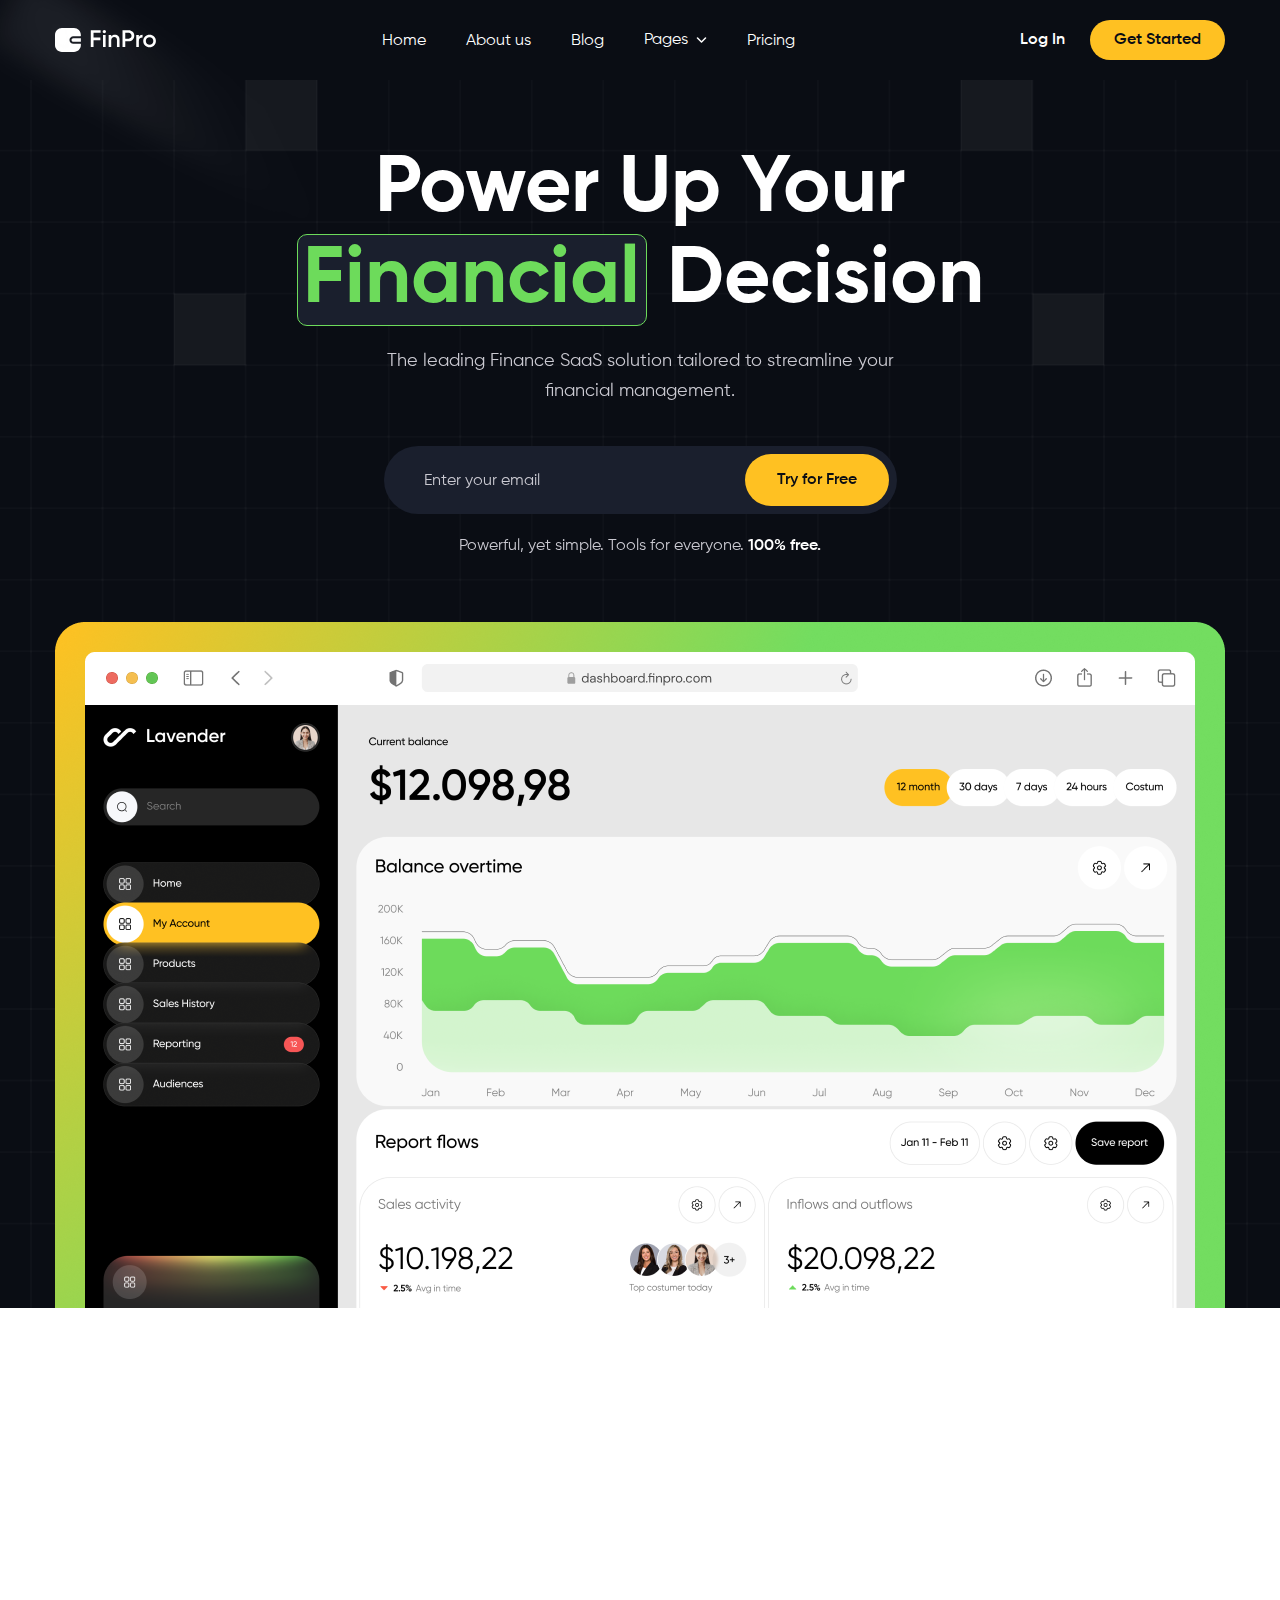
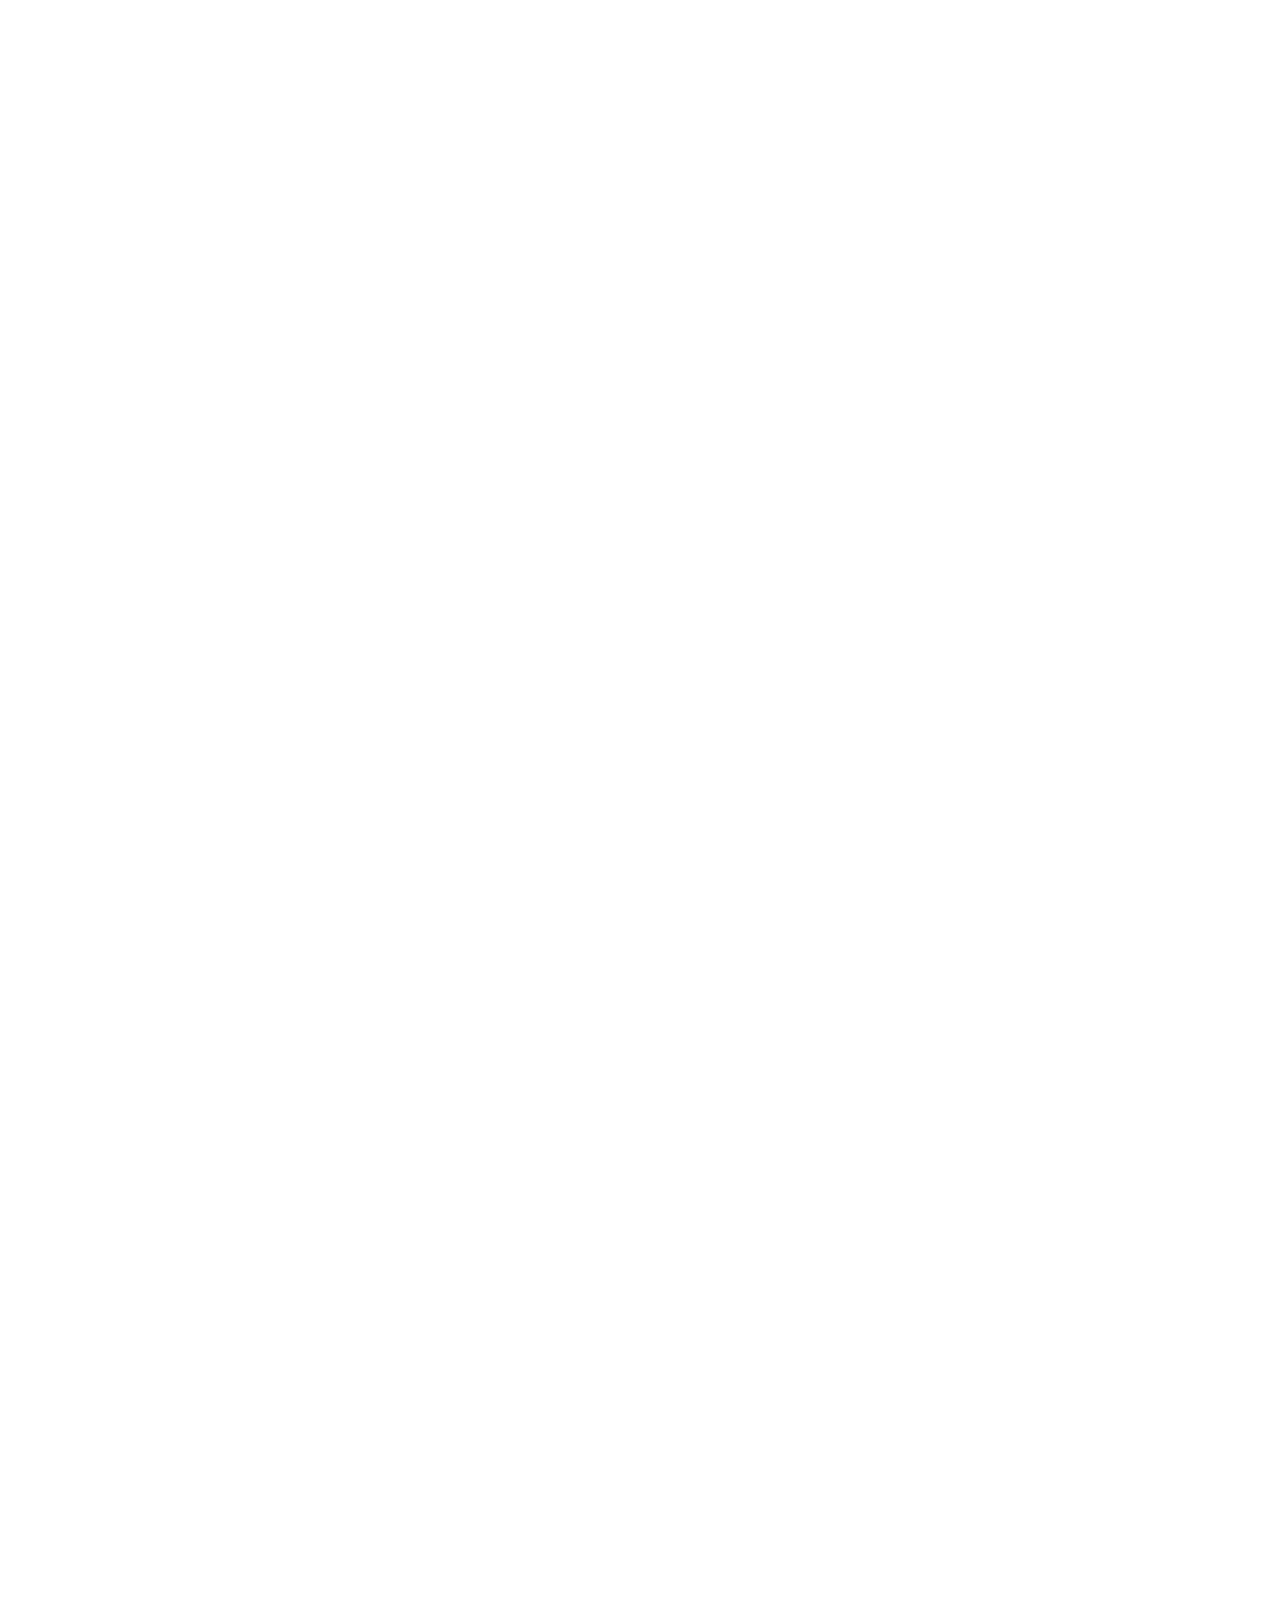
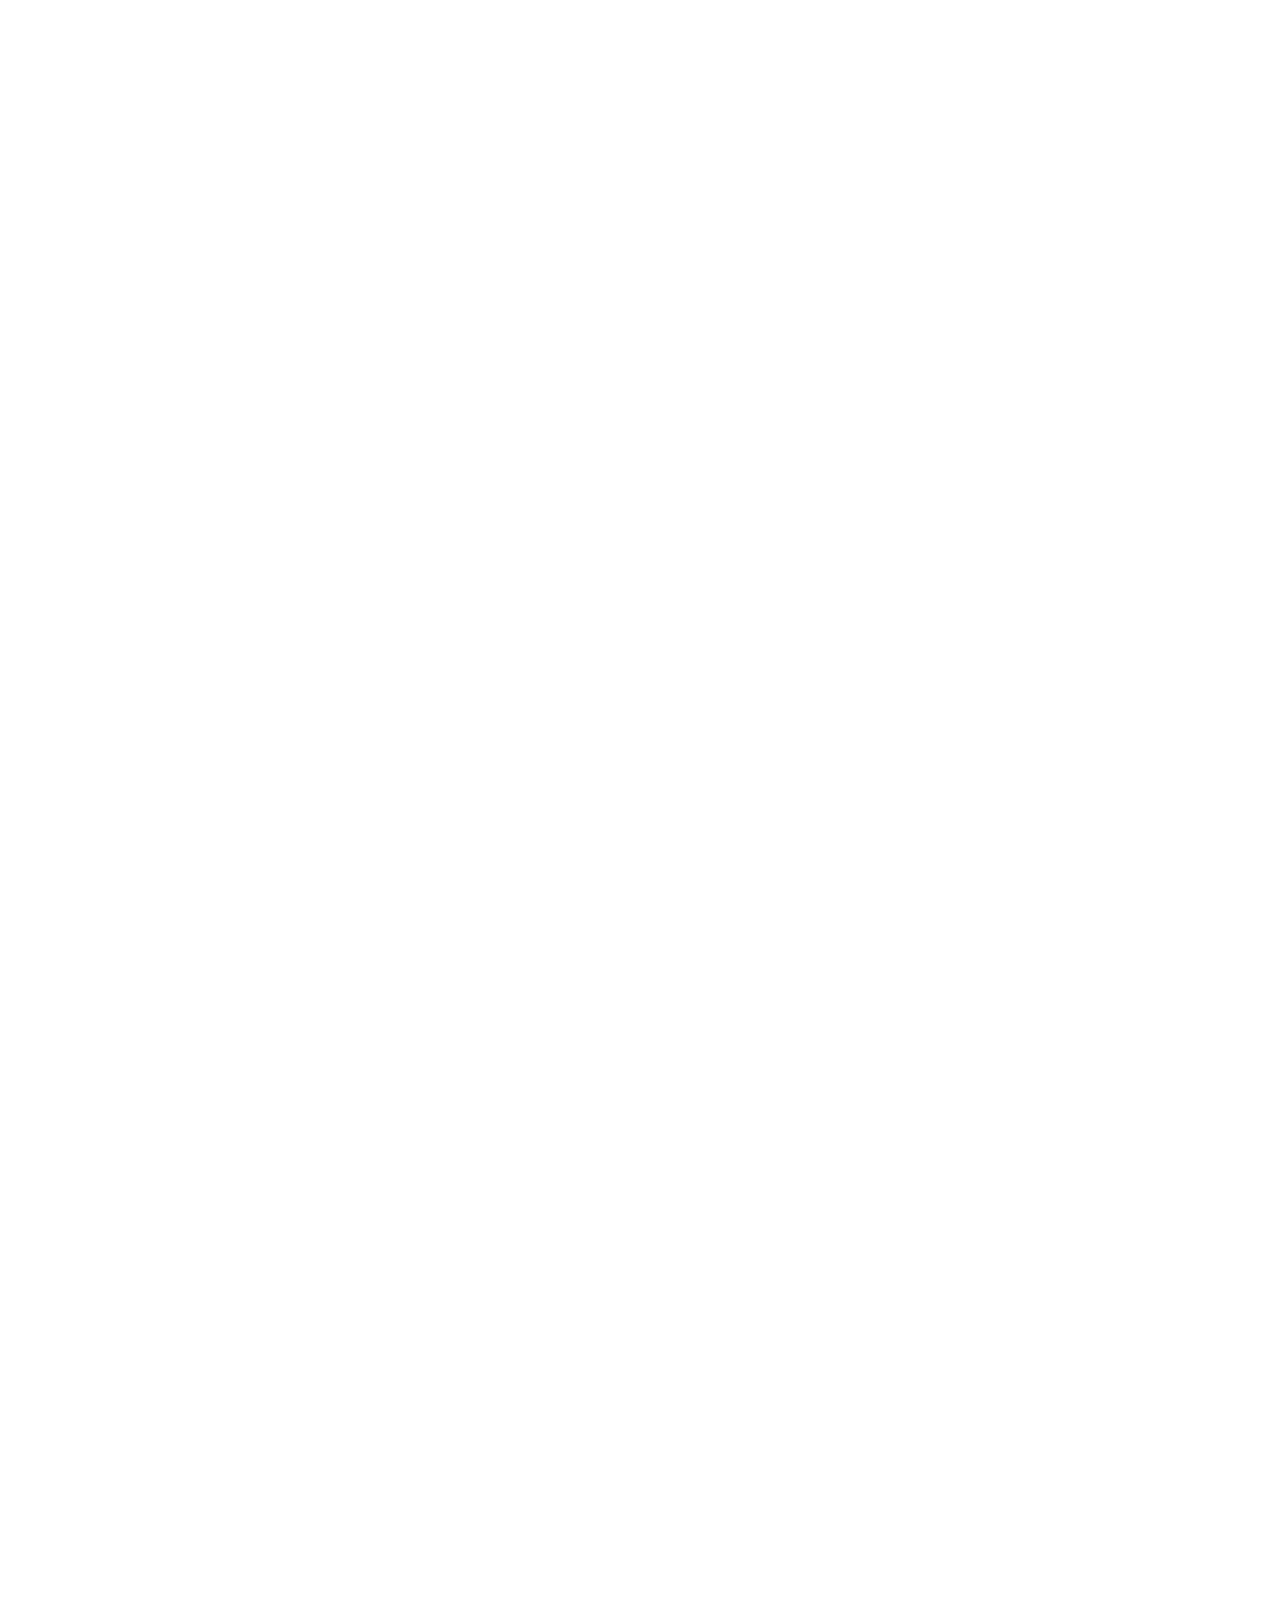
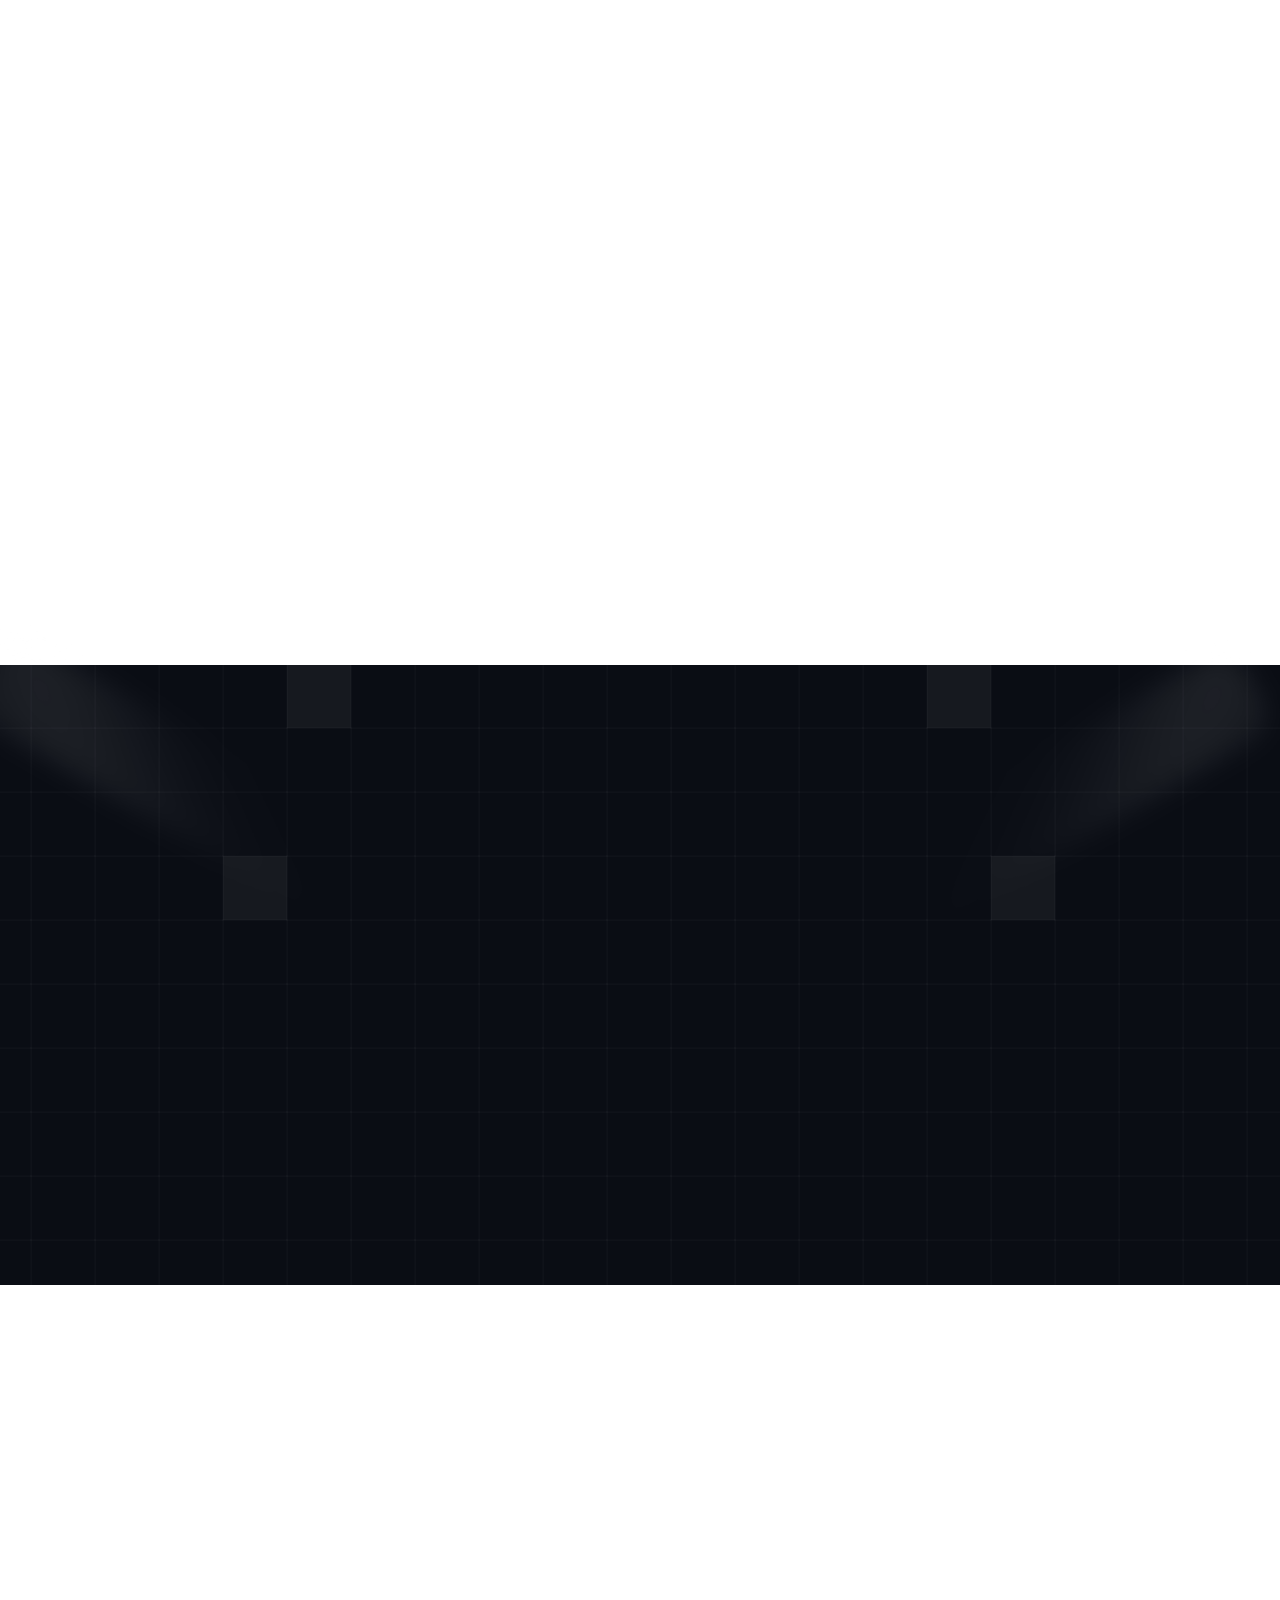
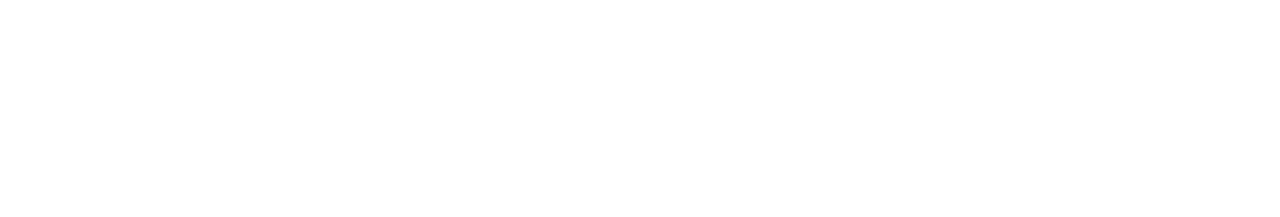
<file: index.html>
<!DOCTYPE html>
<html lang="en">
<head>
    <meta charset="UTF-8">
    <link rel="icon" type="image/svg+xml" href="/assets/img/fav-icon.svg" />
    <meta name="viewport" content="width=device-width, initial-scale=1.0">
    <!-- Main Title -->
    <title>FinPro</title>
    <!-- Main CSS -->
    <link rel="stylesheet" href="assets/css/main.css">
    <!-- AOS Animation CSS -->
    <link rel="stylesheet" href="assets/css/aos.css">
</head>
<body>
    <!-- Header Area Start Here -->
    <header class=" xl:px-0 px-4 md:bg-primaryColor lg:static absolute left-0 right-0 z-10">
        <div class="container">
            <nav x-data="{ open: false }" class="">
                <div class="flex justify-between py-5 items-center">
                    <div>
                        <a class="flex gap-2 items-center" href="index.html">
                            <img class=" flex-shrink-0" src="assets/img/logo.svg" alt="logo">
                        </a>
                    </div>
                    <!-- Menu button for mobile -->
                    <div class="-mr-2 flex items-center lg:hidden">
                        <button @click="open = !open" class="text-gray-300 hover:text-white focus:outline-none">
                            <svg class="w-6 h-6" fill="none" viewBox="0 0 24 24" stroke="white">
                            <path x-show="!open" stroke-linecap="round" stroke-linejoin="round" stroke-width="2"
                                d="M4 6h16M4 12h16m-7 6h7"></path>
                            <path x-show="open" stroke-linecap="round" stroke-linejoin="round" stroke-width="2"
                                d="M6 18L18 6M6 6l12 12" fill="white"></path>
                            </svg>
                        </button>
                    </div>

                    <!-- Desktop menu -->
                    <div class="hidden lg:block" x-data="{ open: false }">
                        <ul class="flex list-none">
                            <li><a href="index.html" class="text-base font-Gilroy no-underline font-normal text-white hover:text-hoverBg hover:transition hover:ease-in-out hover:duration-500">Home</a></li>
                            <li><a href="about.html" class="text-base font-Gilroy no-underline font-normal text-white hover:text-hoverBg hover:transition hover:ease-in-out hover:duration-500 pl-10">About us</a></li>
                            <li><a href="blog.html" class="text-base font-Gilroy no-underline font-normal text-white hover:text-hoverBg hover:transition hover:ease-in-out hover:duration-500 pl-10">Blog</a></li>
                            <li class="group flex items-center relative" x-data="{ open: false }" @mouseenter="open = true" @mouseleave="open = false">
                                <a href="#" onclick="event.preventDefault()" class="inline-flex items-center no-underline text-base font-Gilroy font-normal text-white hover:text-hoverBg transition ease-in-out duration-500 pl-10"
                                    @click.prevent="open = !open" :class="{ 'text-LavenderIndigo': open }">
                                    Pages
                                    <svg :class="{ 'rotate-180': open }" class="ml-2 transition-transform duration-200" xmlns="http://www.w3.org/2000/svg" width="11" height="6" fill="none" viewBox="0 0 11 6">
                                        <path d="M1.5 1L5.5 5L9.5 1" stroke="currentColor" stroke-width="1.5" stroke-linecap="round" stroke-linejoin="round"/>
                                    </svg>
                                </a>

                                <!-- Dropdown content  -->
                                <ul id="dropdown" class="absolute left-9 top-6 w-48 py-2 list-none bg-bg rounded-md hidden shadow-2xl z-10 group-hover:block" :class="{ 'block': open, 'hidden': !open }">
                                    <!-- Dropdown items -->
                                    <li>
                                        <a href="blog-details.html" class="text-base font-semibold font-Gilroy block px-5 py-3 text-white hover:text-hoverBg hover:transition hover:ease-in-out hover:duration-500">Blog Page</a>
                                    </li>
                                    <li>
                                        <a href="faq.html" class="text-base font-semibold font-Gilroy block px-5 py-3 text-white hover:text-hoverBg hover:transition hover:ease-in-out hover:duration-500">FAQ</a>
                                    </li>
                                    <li>
                                        <a href="career.html" class="text-base font-semibold font-Gilroy block px-5 py-3 text-white hover:text-hoverBg hover:transition hover:ease-in-out hover:duration-500">Career</a>
                                    </li>
                                    <li>
                                        <a href="contact.html" class="text-base font-semibold font-Gilroy block px-5 py-3 text-white hover:text-hoverBg hover:transition hover:ease-in-out hover:duration-500">Contact</a>
                                    </li>
                                    <li>
                                        <a href="forget-password.html" class="text-base font-semibold font-Gilroy block px-5 py-3 text-white hover:text-hoverBg hover:transition hover:ease-in-out hover:duration-500">Forget Password</a>
                                    </li>
                                    <li>
                                        <a href="404.html" class="text-base font-semibold font-Gilroy block px-5 py-3 text-white hover:text-hoverBg hover:transition hover:ease-in-out hover:duration-500">404 Page</a>
                                    </li>
                                </ul>
                            </li>
                            <li><a href="pricing.html" class="text-base font-Gilroy font-normal text-white hover:text-hoverBg hover:transition hover:ease-in-out hover:duration-500 pl-10">Pricing</a></li>
                        </ul>
                    </div>
                    <div class="hidden lg:block">
                        <a href="sign-in.html" class="no-underline font-Gilroy text-base font-semibold text-white hover:text-hoverBg hover:transition hover:ease-in-out hover:duration-500">Log In</a>
                        <a href="sign-up.html" class="inline-block no-underline text-base font-semibold font-Gilroy text-primaryColor px-6 py-2 bg-BtnBg  rounded-100 ml-5 hover:bg-hoverBg hover:text-white hover:transition hover:ease-in-out hover:duration-500">Get Started</a>
                    </div>
                </div>
                
                <div x-show="open" 
                x-transition:enter="transition ease-out duration-500"
                x-transition:enter-start="opacity-0 transform -translate-y-2"
                x-transition:enter-end="opacity-100 transform translate-y-0"
                x-transition:leave="transition ease-in duration-500"
                x-transition:leave-start="opacity-100 transform translate-y-0"
                x-transition:leave-end="opacity-0 transform -translate-y-0"
                class="lg:hidden transition-opacity transition-height duration-500 ease-in-out overflow-hidden absolute inset-x-0 z-auto bg-primaryColor">
                    <div class="px-6 py-6 flex justify-between flex-col">
                        <div>
                            <ul class="dropdown flex flex-wrap flex-col md:justify-center justify-start">
                                <li class="pb-5 lg:px-0 md:px-5"><a href="index.html" class="text-base font-Gilroy font-normal text-white hover:text-hoverBg hover:transition hover:ease-in-out hover:duration-500">Home</a></li>
                                <li class="pb-5 lg:px-0 md:px-5"><a href="about.html" class="text-base font-Gilroy font-normal text-white hover:text-hoverBg hover:transition hover:ease-in-out hover:duration-500">About us</a></li>
                                <li class="pb-5 lg:px-0 md:px-5"><a href="blog.html" class="text-base font-Gilroy font-normal text-white hover:text-hoverBg hover:transition hover:ease-in-out hover:duration-500">Blog</a></li>
                                <li onclick="toggleDropdown()" class="relative group pb-5 lg:px-0 md:px-5" id="dropdownBtn">
                                    <div class="flex justify-between items-center">
                                        <a href="#" onclick="event.preventDefault()" class="group inline-flex pr-2 text-base font-Gilroy font-normal text-white hover:text-hoverBg hover:transition hover:ease-in-out hover:duration-500">Page</a>
                                        <svg class="cursor-pointer" xmlns="http://www.w3.org/2000/svg" width="11" height="6" viewBox="0 0 11 6" fill="none">
                                            <path d="M1.5 1L5.5 5L9.5 1" stroke="white" class="group-hover:stroke-hoverBg" stroke-width="1.5" stroke-linecap="round" stroke-linejoin="round"/>
                                        </svg>
                                    </div>
                                    <!-- Dropdown content -->
                                    <ul id="dropdownMenu" class="w-full mt-5 bg-bg rounded-md shadow-2xl hidden py-4 group-hover:block">
                                        <!-- Dropdown items -->
                                        <li><a href="blog-details.html" class="text-base font-normal font-Gilroy block px-5 py-3 text-white hover:text-hoverBg hover:transition hover:ease-in-out hover:duration-500">Blog Page</a></li>
                                        <li><a href="faq.html" class="text-base font-normal font-Gilroy block px-5 py-3 text-white hover:text-hoverBg hover:transition hover:ease-in-out hover:duration-500">FAQ</a></li>
                                        <li><a href="career.html" class="text-base font-normal font-Gilroy block px-5 py-3 text-white hover:text-hoverBg hover:transition hover:ease-in-out hover:duration-500">Career</a></li>
                                        <li><a href="contact.html" class="text-base font-normal font-Gilroy block px-5 py-3 text-white hover:text-hoverBg hover:transition hover:ease-in-out hover:duration-500">Contact Us</a></li>
                                        <li><a href="forget-password.html" class="text-base font-normal font-Gilroy block px-5 py-3 text-white hover:text-hoverBg hover:transition hover:ease-in-out hover:duration-500">Forget Password</a></li>
                                        <li><a href="404.html" class="text-base font-normal font-Gilroy block px-5 py-3 text-white hover:text-hoverBg hover:transition hover:ease-in-out hover:duration-500">404 Page</a></li>
                                    </ul>
                                </li>
                                <li class="lg:px-0 md:px-5"><a href="pricing.html" class="text-base font-Gilroy font-normal text-white hover:text-hoverBg hover:transition hover:ease-in-out hover:duration-500">Pricing</a></li>
                            </ul>
                        </div>
                        <div class="pt-10 md:block hidden mx-0 md:mx-auto">
                            <a href="sign-in.html" class="text-base font-semibold font-Gilroy text-white hover:text-hoverBg hover:transition hover:ease-in-out hover:duration-300">Log In</a>
                            <a href="sign-up.html" class="text-base font-semibold inline-block font-Gilroy text-primaryColor px-6 py-2 bg-BtnBg rounded-100 ml-8 hover:bg-hoverBg hover:text-white hover:transition hover:ease-in-out hover:duration-500">Get Started</a>
                        </div>
                    </div>
                </div>
            </nav>
        </div>
    </header>
    <!-- Header Area End Here -->

    <!-- Banner Area Start Here -->
    <section class="bg-bg-line h-auto bg-primaryColor bg-cover relative lg:pt-16 pt-28 xl:px-0 px-4 xl:bg-top bg-bottom">
        <div class="absolute bg-bg-blur2 h-20 md:w-513 w-full lg:top-[13.45px] top-[68px] md:top-[133px] lg:-left-[26.93px] md:-left-[55px] -left-[59px] rotate-[30deg] blur-md"></div>
        <div class="container">
            <div
                data-aos="fade-up"
                data-aos-duration="1000"
                data-aos-offset="20"
                data-aos-once="true"
            class=" lg:w-870 w-full mx-auto">
                <h1 class="font-Gilroy text-center font-bold lg:text-8xl md:text-7.5xl text-4.5xl lg:leading-20 md:leading-21 leading-13 text-white">Power Up Your <span class="lg:w-350 md:w-auto w-[172px] md:h-auto h-14 inline-block text-hoverBg border border-hoverBg bg-bg rounded-120">Financial</span> Decision</h1>
                <p class="md:w-570 w-full mx-auto text-center text-font font-Gilroy font-normal md:text-lg text-base md:leading-8 leading-7 pt-5">The leading Finance SaaS solution tailored to streamline your financial management.</p>
                <div class="md:w-513 w-full mx-auto flex justify-between items-center bg-bg rounded-80 py-2 pr-2 md:mt-10 mt-5">
                    <form class="md:ml-10 ml-5">
                        <input type="text" class="md:w-72 w-auto text-white font-Gilroy bg-transparent placeholder:text-font placeholder:font-Gilroy placeholder:font-normal focus:outline-none " placeholder="Enter your email">
                    </form>
                    <button class="text-primaryColor font-semibold bg-BtnBg md:py-3.5 py-2 md:px-8 px-5 rounded-40 font-Gilroy hover:bg-hoverBg hover:text-white hover:transition hover:ease-in-out hover:duration-500">Try for Free</button>
                </div>
                <p class="md:w-370 w-full mx-auto pt-5 text-center text-font font-Gilroy font-normal md:text-base text-sm leading-5">Powerful, yet simple. Tools for everyone. <span class="inline-block text-white font-semibold"> 100% free.</span></p>
            </div>
            <div
                data-aos="fade-up"
                data-aos-duration="1000"
                data-aos-offset="20"
                data-aos-once="true"
            class="md:mt-16 mt-10"> 
                <img src="assets/img/homePage/dashboard.png" alt="">
            </div>
        </div>
    </section>
    <!-- Banner Area End Here -->

    <!-- Promo Area Start Here -->
    <section class="md:mt-16 mt-10">
        <div class="container">
            <div class="xl:px-0 px-4">
                <h4
                data-aos="fade-up"
                data-aos-duration="1000"
                data-aos-offset="20"
                data-aos-once="true"
                class="text-center text-primaryColor font-Gilroy font-medium md:text-lg text-xl">Trusted by 10k+ Businesses</h4>
                <div
                data-aos="fade-up"
                data-aos-duration="1000"
                data-aos-offset="20"
                data-aos-once="true"
                class="flex flex-wrap justify-center xl:gap-14 md:gap-8 gap-4 md:mt-8 mt-5">
                    <img class="md:w-auto w-24" src="assets/img/homePage/promo/promo-1.svg" alt="">
                    <img class="md:w-auto w-20" src="assets/img/homePage/promo/promo-2.svg" alt="">
                    <img class="md:w-auto w-20" src="assets/img/homePage/promo/promo-3.svg" alt="">
                    <img class="md:w-auto w-28" src="assets/img/homePage/promo/promo-4.svg" alt="">
                    <img class="md:w-auto w-20" src="assets/img/homePage/promo/promo-5.svg" alt="">
                </div>
            </div>
        </div>
    </section>
    <!-- Promo Area End Here -->

    <!-- Why Us Area Start Here -->
    <section class="md:mt-24 mt-16 xl:px-0 px-4">
        <div class="container">
            <div
                data-aos="fade-up"
                data-aos-duration="1000"
                data-aos-offset="20"
                data-aos-once="true"
            class="flex lg:flex-row flex-col justify-between items-center xl:gap">
                <div class="xl:w-530 lg:w-513 w-auto">
                    <h4 class="lg:text-7xl text-4.2xl font-Gilroy font-bold lg:leading-18 leading-44 text-primaryColor">Why <span class="inline-block lg:w-48 md:w-auto w-28 text-center border border-border text-border bg-borderBg rounded-120 ">Finpro</span> is Your Best Choice</h4>
                    <p class="lg:text-lg text-base font-Gilroy font-normal leading-8 text-secondaryColor pt-5">At FinPro, we understand that achieving financial stability and success is a journey. Whether you're a seasoned investor or just starting to explore your financial options, our comprehensive suite of services is designed to guide you every step of the way.</p>
                    <a href="#" onclick="event.preventDefault()" class="lg:mt-10 mt-5 lg:mb-0 mb-8 text-lg font-semibold md:inline-block block text-center font-Gilroy text-primaryColor px-11 py-3.5 bg-BtnBg rounded-100 hover:bg-hoverBg hover:text-white hover:transition hover:ease-in-out hover:duration-500">Learn More</a>
                </div>
                <div>
                    <img class="relative xl:w-570 lg:w-513 md:w-770 w-full rounded-40" src="assets/img/homePage/why/why.png" alt="">
                    <img class="fixed lg:w-413 md:w-530 w-[303px] bottom-7 lg:left-[75%] left-1/2 -translate-x-1/2" src="assets/img/homePage/why/balance.png" alt="">
                </div>
            </div>
            <div class="grid lg:grid-cols-3 md:grid-cols-2 grid-cols-1 md:gap-10 gap-5 md:mt-16 mt-10">
                <div
                data-aos="fade-up"
                data-aos-duration="1000"
                data-aos-offset="20"
                data-aos-once="true"
                class="">
                    <div class="bg-borderBg w-16 h-16 rounded-full pt-4 pl-4">
                        <img class="w-8 h-8" src="assets/img/homePage/why/check.svg" alt="">
                    </div>
                    <h4 class="text-primaryColor font-Gilroy font-bold text-3xl leading-10 pt-4">Expertise You Can Trust</h4>
                    <p class="text-secondaryColor font-Gilroy font-normal text-lg leading-8 pt-5">With years of experience in the financial industry, our team of experts brings a wealth of knowledge.</p>
                </div>
                <div
                data-aos="fade-up"
                data-aos-duration="1000"
                data-aos-offset="20"
                data-aos-once="true"
                class="">
                    <div class="bg-borderBg w-16 h-16 rounded-full pt-4 pl-4">
                        <img class="w-8 h-8" src="assets/img/homePage/why/approach.svg" alt="">
                    </div>
                    <h4 class="text-primaryColor font-Gilroy font-bold text-3xl leading-10 pt-4">Personalized Approach</h4>
                    <p class="text-secondaryColor font-Gilroy font-normal text-lg leading-8 pt-5">We recognize that every individual has unique financial goals and circumstances. That's why we tailor our services.</p>
                </div>
                <div
                data-aos="fade-up"
                data-aos-duration="1000"
                data-aos-offset="20"
                data-aos-once="true"
                class="">
                    <div class="bg-borderBg w-16 h-16 rounded-full pt-4 pl-4">
                        <img class="w-8 h-8" src="assets/img/homePage/why/light.svg" alt="">
                    </div>
                    <h4 class="text-primaryColor font-Gilroy font-bold text-3xl leading-10 pt-4">Comprehensive Solutions</h4>
                    <p class="text-secondaryColor font-Gilroy font-normal text-lg leading-8 pt-5">From investment management to retirement planning, we offer a wide range of services to address all aspects.</p>
                </div>
            </div>
        </div>
    </section>
    <!-- Why Us Area End Here -->

    <!-- Features Area Start Here -->
    <section class="md:mt-24 mt-20">
        <div class="container">
            <div
                data-aos="fade-up"
                data-aos-duration="1000"
                data-aos-offset="20"
                data-aos-once="true"
            class="grid lg:grid-cols-2 grid-cols-1 gap-10 xl:px-0 px-4 items-center">
            <div>
                <img class="lg:w-570 w-full relative" src="assets/img/homePage/features/features-1.png" alt="">
                <img class="fixed xl:w-513 lg:w-413 md:w-620 w-[303px] lg:bottom-7 md:bottom-[40%] bottom-[63%] lg:left-[24%] left-1/2 -translate-x-1/2" src="assets/img/homePage/features/avg.png" alt="">
            </div>
                <div class="">
                    <h4 class="md:text-7xl text-4.2xl font-Gilroy font-bold md:leading-18 leading-13 text-primaryColor">Elevate Your <span class="inline-block lg:w-60 md:w-auto w-[140px] text-center border border-border text-border bg-borderBg rounded-120 ">Business</span> Finances</h4>
                    <p class="text-lg font-Gilroy font-normal leading-8 text-secondaryColor pt-5">A comprehensive guide designed to empower entrepreneurs and business owners with the knowledge and strategies needed to take their financial management to new heights.</p>
                    <hr class="border border-divided w-full my-8"/>
                    <div class="flex flex-wrap justify-between xl:w-513 lg:w-[470px] w-auto">
                        <div>
                            <div class="flex gap-2">
                                <img src="assets/img/homePage/features/check.svg" alt="">
                                <h4 class="text-primaryColor text-lg font-Gilroy leading-8 font-medium">Mastering budgeting</h4>
                            </div>
                            <div class="flex gap-2 md:mt-3 mt-4">
                                <img src="assets/img/homePage/features/check.svg" alt="">
                                <h4 class="text-primaryColor text-lg font-Gilroy leading-8 font-medium">Investment strategies</h4>
                            </div>
                        </div>
                        <div>
                            <div class="flex gap-2 md:mt-0 mt-4">
                                <img src="assets/img/homePage/features/check.svg" alt="">
                                <h4 class="text-primaryColor text-lg font-Gilroy leading-8 font-medium">Optimizing cash flow </h4>
                            </div>
                            <div class="flex gap-2 md:mt-3 mt-4">
                                <img src="assets/img/homePage/features/check.svg" alt="">
                                <h4 class="text-primaryColor text-lg font-Gilroy leading-8 font-medium">Drive sustainable growth</h4>
                            </div>
                        </div>
                    </div>
                </div>
            </div>
        </div>
    </section>
    <!-- Features Area End Here -->


    <!-- Features Area Start Here -->
    <section class="lg:mt-24 mt-20">
        <div class="container">
            <div
                data-aos="fade-up"
                data-aos-duration="1000"
                data-aos-offset="20"
                data-aos-once="true"
            class="flex lg:flex-row flex-col-reverse justify-between xl:px-0 px-4 items-center">
                <div class="lg:w-530 w-full lg:mt-0 mt-10">
                    <h4 class="md:text-7xl text-4.2xl font-Gilroy font-bold md:leading-18 leading-13 text-primaryColor">Drive<span class="inline-block text-center border border-border text-border bg-borderBg rounded-120 lg:w-40 md:w-auto w-24 mx-1">Sales</span>Growth and Efficiency </h4>
                    <p class="text-lg font-Gilroy font-normal leading-8 text-secondaryColor pt-5">Supercharge your financial operations with our cutting-edge Finance SaaS Solution. Streamline processes, optimize resources, and drive exponential growth while enhancing efficiency.</p>
                    <div class="group flex gap-2 items-center pt-8 "> 
                        <a href="#" onclick="event.preventDefault()" class=" font-Gilroy text-lg leading-8 text-primaryColor font-semibold hover:underline">Learn More </a>
                        <img class="group-hover:translate-x-3 group-hover:transition group-hover: ease-in-out group-hover:duration-500" src="assets/img/homePage/features/arrow.svg" alt="">
                    </div>
                    <hr class="border border-divided w-full my-8"/>
                    <div class="flex lg:justify-between justify-start items-center lg:w-398 w-auto lg:gap-0 gap-5">
                        <img class="lg:w-auto w-32" src="assets/img/homePage/features/user.svg" alt="">
                        <h4 class="text-primaryColor font-bold md:text-5xl text-4.2xl md:leading-19 leading-12 font-Gilroy">50K+</h4>
                        <p class="text-secondaryColor font-Gilroy font-normal lg:text-lg text-base lg:leading-8 leading-7">Happy <span class="block">Users</span></p>
                    </div>
                </div>
                <div>
                    <img class="lg:w-570 md:w-770 w-full relative" src="assets/img/homePage/features/features-2.png" alt="">
                    <img class="fixed xl:w-513 lg:w-413 md:w-620 w-[303px] lg:bottom-5 md:bottom-[40%] bottom-[60%] lg:left-[75%] left-1/2 -translate-x-1/2" src="assets/img/homePage/features/sales.png" alt="">
                </div>
                
            </div>
        </div>
    </section>
    <!-- Features Area End Here -->

    <!-- Integration Area Start Here -->
    <section class="lg:mt-24 mt-20">
        <div class="container">
            <div class="xl:px-0 px-4">
                <h4
                data-aos="fade-up"
                data-aos-duration="1000"
                data-aos-offset="20"
                data-aos-once="true"
                class="md:w-620 w-auto mx-auto md:text-7xl text-4.2xl font-Gilroy font-bold md:leading-18 leading-44 text-primaryColor text-center">Drive Profitability and <span class="mx-auto text-center border border-border text-border bg-borderBg rounded-120 lg:w-72 md:w-auto w-[156px] inline-block">Efficiency</span></h4>
                <div
                data-aos="fade-up"
                data-aos-duration="1000"
                data-aos-offset="20"
                data-aos-once="true"
                class="md:mt-16 mt-10 flex xl:flex-row flex-col justify-between gap-5">
                    <div class="xl:w-770 w-full md:h-[748px] h-auto bg-primaryColor rounded-30 md:p-10 p-5">
                        <h4 class="lg:w-620 w-auto font-Gilroy font-bold md:text-5xl text-4.2xl md:leading-19 leading-13 text-white">Integrations with your favorite Apps</h4>
                        <img class="w-530 mx-auto md:pt-14 md:pb-0 pb-8 pt-8" src="assets/img/homePage/integration/integration-bg.png" alt="">
                    </div>
                    <div class="flex xl:flex-col md:flex-row flex-col xl:gap-0 md:gap-5">
                        <div class="bg-BtnBg xl:w-370 w-full xl:py-14 py-8 md:px-10 px-5 rounded-40">
                            <img src="assets/img/homePage/integration/lock.svg" alt="">
                            <h4 class="text-primaryColor font-Gilroy text-4xl leading-12 font-bold pt-5">High Security</h4>
                            <p class="text-primaryColor font-Gilroy text-lg leading-8 font-normal pt-3">Rest easy knowing your financial data is protected by industry-leading security measures.</p>
                        </div>
                        <div class="bg-hoverBg xl:w-370 w-full xl:py-14 py-8 md:px-10 px-5 rounded-40 xl:mt-12 md:mt-0 mt-8">
                            <img src="assets/img/homePage/integration/scalability.svg" alt="">
                            <h4 class="text-primaryColor font-Gilroy text-4xl leading-12 font-bold pt-5">Scalability</h4>
                            <p class="text-primaryColor font-Gilroy text-lg leading-8 font-normal pt-3">Our flexible platform grows alongside your business, adapting to your evolving needs.</p>
                        </div>
                    </div>
                </div>
                <div
                data-aos="fade-up"
                data-aos-duration="1000"
                data-aos-offset="20"
                data-aos-once="true"
                class="flex md:flex-row flex-col justify-between mt-10 gap-5">
                    <div class="md:bg-lightGray md:py-12 md:px-8 px-4 lg:w-570 w-auto rounded-40">
                        <img class="w-52" src="assets/img/homePage/integration/capterra.svg" alt="">
                        <h4 class="font-Gilroy md:text-8xl text-5xl md:leading-20 leading-19 text-primaryColor font-bold pt-5">4.8</h4>
                        <img class="w-52 pt-5" src="assets/img/homePage/integration/stars.svg" alt="">
                        <p class="font-Gilroy font-normal text-lg leading-8 text-secondaryColor pt-5">Lorem ipsum dolor sit amet, consectetur adipiscing elit, sed do eiusmod tempor incididunt.</p>
                    </div>
                    <div class="md:bg-lightGray py-12 md:px-8 px-4 lg:w-570 w-auto rounded-40">
                        <img class="w-52" src="assets/img/homePage/integration/intercom.svg" alt="">
                        <h4 class="font-Gilroy md:text-8xl text-5xl md:leading-20 leading-19 text-primaryColor font-bold pt-5">95.9%</h4>
                        <img class="w-28 pt-5" src="assets/img/homePage/integration/emoji.svg" alt="">
                        <p class="font-Gilroy font-normal text-lg leading-8 text-secondaryColor pt-5">Lorem ipsum dolor sit amet, consectetur adipiscing elit, sed do eiusmod tempor incididunt.</p>
                    </div>
                </div>
            </div>
        </div>
    </section>
    <!-- Integration Area End Here -->

    <!-- CTA Area Start Here -->
    <section class="bg-bg-line md:h-620 h-auto relative bg-cover xl:bg-top bg-bottom bg-primaryColor xl:mt-32 md:mt-24 mt-16">
        <div class="absolute bg-bg-blur1 md:w-[500px] w-full h-24 -rotate-[30deg] z-10 md:-right-2 right-0 md:top-24 top-8 blur-md rounded-30"></div>
        <div class="absolute bg-bg-blur2 md:w-[500px] w-full h-24 rotate-[30deg] z-10 md:-left-12 -left-[149px] md:top-20 top-8 blur-md"></div>
        <div class="container">
            <div
                data-aos="fade-up"
                data-aos-duration="1000"
                data-aos-offset="20"
                data-aos-once="true"
            class=" lg:w-870 w-auto mx-auto md:pt-28 pt-16 xl:px-0 px-4">
                <h1 class="font-Gilroy text-center font-bold md:text-7xl text-4.2xl md:leading-18 leading-12 text-white">Unlock <span class="lg:w-60 md:w-auto w-36 inline-block text-hoverBg border border-hoverBg bg-bg rounded-120">Insights</span> and Drive Performance</h1>
                <p class="md:w-570 w-auto mx-auto text-center text-font font-Gilroy font-normal md:text-lg text-base md:leading-8 leading-7 pt-5">The leading Finance SaaS solution tailored to streamline your financial management.</p>
                <div class="md:w-513 w-auto mx-auto flex justify-between items-center bg-bg rounded-80 py-2 pr-2 mt-10">
                    <form class="md:ml-10 ml-5">
                        <input type="text" class="md:w-72 w-auto text-white font-Gilroy bg-transparent  placeholder:text-font placeholder:font-Gilroy placeholder:font-normal focus:outline-none " placeholder="Enter your email">
                    </form>
                    <button class="text-primaryColor font-semibold bg-BtnBg md:py-3.5 py-2 md:px-8 px-5 rounded-40 font-Gilroy hover:bg-hoverBg hover:text-white hover:transition hover:ease-in-out hover:duration-500">Try for Free</button>
                </div>
                <p class="md:w-370 w-auto mx-auto pt-5 text-center text-font font-Gilroy font-normal md:text-base text-sm leading-5 md:pb-0 pb-16">Powerful, yet simple. Tools for everyone. <span class="inline-block text-white font-semibold"> 100% free.</span></p>
            </div>
        </div>
    </section>
    <!-- CTA Area End Here -->

    <!-- Footer Area Start Here -->
    <footer class="md:mt-24 mt-20 md:mb-10 mb-5">
        <div class="container">
            <div
                data-aos="fade-up"
                data-aos-duration="1000"
                data-aos-offset="20"
                data-aos-once="true"
            class="flex flex-wrap lg:flex-row flex-col-reverse justify-between xl:px-0 px-4">
                <div class="lg:w-413 w-auto lg:mt-0 mt-10">
                    <a href="index.html">
                        <img src="assets/img/footer-logo.svg" alt="">
                    </a>
                    <p class="text-secondaryColor pt-5 font-Gilroy font-normal text-lg leading-8">Welcome to FinPro, where financial management meets simplicity and efficiency.</p>
                    <div class="pt-5 flex items-center gap-3">
                        <a href="https://www.facebook.com/" target="_blank">
                            <svg class="group border border-divided bg-white rounded-full hover:bg-primaryColor hover:transition-all hover: ease-in-out hover:duration-500" xmlns="http://www.w3.org/2000/svg" width="36" height="36" viewBox="0 0 36 36" fill="none">
                                <path d="M21.4758 18.8746L21.8908 16.341H19.2968V14.6969C19.2968 14.0039 19.659 13.3279 20.8209 13.3279H22V11.1711C22 11.1711 20.9301 11 19.9069 11C17.7708 11 16.3746 12.2136 16.3746 14.4103V16.3414H14V18.875H16.3746V25H19.2968V18.875L21.4758 18.8746Z" fill="black" class="group-hover:fill-white"/>
                            </svg>
                        </a>
                        
                        <a href="https://www.instagram.com/" target="_blank">
                            <svg class="group border border-divided bg-white rounded-full hover:bg-primaryColor hover:transition-all hover: ease-in-out hover:duration-500" xmlns="http://www.w3.org/2000/svg" width="36" height="36" viewBox="0 0 36 36" fill="none">
                                <path d="M18.0001 11C16.099 11 15.8606 11.0081 15.114 11.0421C14.3689 11.0761 13.86 11.1945 13.4148 11.3675C12.9544 11.5464 12.5641 11.7857 12.1749 12.1749C11.7857 12.564 11.5464 12.9545 11.3675 13.4148C11.1944 13.86 11.0761 14.3689 11.0421 15.114C11.008 15.8606 11 16.099 11 18.0001C11 19.9012 11.008 20.1396 11.0421 20.8863C11.0761 21.6313 11.1944 22.1402 11.3675 22.5854C11.5464 23.0458 11.7858 23.4361 12.1749 23.8253C12.5641 24.2145 12.9544 24.4539 13.4148 24.6328C13.86 24.8058 14.3689 24.9241 15.114 24.9581C15.8606 24.9922 16.099 25.0002 18.0001 25.0002C19.9012 25.0002 20.1396 24.9922 20.8863 24.9581C21.6313 24.9241 22.1402 24.8058 22.5854 24.6328C23.0458 24.4539 23.4361 24.2145 23.8253 23.8253C24.2145 23.4361 24.4539 23.0458 24.6328 22.5854C24.8058 22.1402 24.9241 21.6313 24.9581 20.8863C24.9922 20.1396 25.0002 19.9012 25.0002 18.0001C25.0002 16.099 24.9922 15.8606 24.9581 15.114C24.9241 14.3689 24.8058 13.86 24.6328 13.4148C24.4539 12.9545 24.2145 12.564 23.8253 12.1749C23.4361 11.7857 23.0458 11.5464 22.5854 11.3675C22.1402 11.1945 21.6313 11.0761 20.8863 11.0421C20.1396 11.0081 19.9012 11 18.0001 11ZM18.0001 12.2613C19.8692 12.2613 20.0906 12.2684 20.8288 12.3021C21.5113 12.3332 21.8819 12.4473 22.1286 12.5431C22.4553 12.6701 22.6885 12.8218 22.9335 13.0667C23.1784 13.3117 23.3301 13.5449 23.4571 13.8716C23.553 14.1183 23.667 14.489 23.6981 15.1715C23.7318 15.9096 23.739 16.131 23.739 18.0001C23.739 19.8692 23.7318 20.0906 23.6981 20.8288C23.667 21.5113 23.553 21.8819 23.4571 22.1286C23.3301 22.4553 23.1784 22.6885 22.9335 22.9335C22.6885 23.1784 22.4553 23.3301 22.1286 23.4571C21.8819 23.553 21.5113 23.667 20.8288 23.6981C20.0907 23.7318 19.8694 23.739 18.0001 23.739C16.1309 23.739 15.9095 23.7318 15.1715 23.6981C14.4889 23.667 14.1183 23.553 13.8717 23.4571C13.5449 23.3301 13.3117 23.1784 13.0668 22.9335C12.8218 22.6885 12.6701 22.4553 12.5431 22.1286C12.4473 21.8819 12.3332 21.5113 12.3021 20.8288C12.2684 20.0906 12.2613 19.8692 12.2613 18.0001C12.2613 16.131 12.2684 15.9096 12.3021 15.1715C12.3332 14.4889 12.4473 14.1183 12.5431 13.8717C12.6701 13.5449 12.8218 13.3117 13.0667 13.0668C13.3117 12.8218 13.5449 12.6701 13.8716 12.5431C14.1183 12.4473 14.489 12.3332 15.1715 12.3021C15.9096 12.2684 16.131 12.2613 18.0001 12.2613" fill="black" class="group-hover:fill-white group-hover:transition-all group-hover: ease-in-out group-hover:duration-500"/>
                                <path d="M18.0004 20.3339C16.7117 20.3339 15.667 19.2892 15.667 18.0006C15.667 16.7118 16.7117 15.6672 18.0004 15.6672C19.2891 15.6672 20.3338 16.7118 20.3338 18.0006C20.3338 19.2892 19.2891 20.3339 18.0004 20.3339ZM18.0004 14.4059C16.0151 14.4059 14.4058 16.0152 14.4058 18.0006C14.4058 19.9858 16.0151 21.5952 18.0004 21.5952C19.9857 21.5952 21.5951 19.9858 21.5951 18.0006C21.5951 16.0152 19.9857 14.4059 18.0004 14.4059ZM22.5771 14.2639C22.5771 14.7278 22.201 15.1039 21.7371 15.1039C21.2732 15.1039 20.8971 14.7278 20.8971 14.2639C20.8971 13.7999 21.2732 13.4238 21.7371 13.4238C22.201 13.4238 22.5771 13.7999 22.5771 14.2639Z" fill="black" class="group-hover:fill-white group-hover:transition-all group-hover: ease-in-out group-hover:duration-500"/>
                            </svg>
                        </a>
                        
                        <a href="https://twitter.com/" target="_blank">
                            <svg class="group border border-divided bg-white rounded-full hover:bg-primaryColor hover:transition-all hover: ease-in-out hover:duration-500" xmlns="http://www.w3.org/2000/svg" width="36" height="36" viewBox="0 0 36 36" fill="none">
                                <path d="M25 13.4205C24.4758 13.6655 23.9197 13.8263 23.3503 13.8975C23.9434 13.5226 24.3988 12.9289 24.6132 12.2215C24.0494 12.5744 23.4326 12.823 22.7893 12.9567C22.2654 12.3679 21.5189 12 20.6928 12C19.1065 12 17.8204 13.3564 17.8204 15.0293C17.8204 15.2668 17.8458 15.498 17.8948 15.7198C15.5077 15.5934 13.3913 14.3874 11.9746 12.5545C11.7274 13.002 11.5858 13.5224 11.5858 14.0775C11.5858 15.1285 12.0929 16.0557 12.8635 16.599C12.4074 16.584 11.9613 16.454 11.5625 16.2201C11.5624 16.2328 11.5624 16.2454 11.5624 16.2582C11.5624 17.726 12.5524 18.9504 13.8663 19.2287C13.4434 19.35 12.9997 19.3678 12.5693 19.2806C12.9347 20.4841 13.9955 21.3599 15.2523 21.3845C14.2693 22.1969 13.0308 22.6813 11.6852 22.6813C11.4533 22.6813 11.2247 22.6669 11 22.6389C12.2711 23.4985 13.7809 24 15.4029 24C20.6861 24 23.5751 19.3838 23.5751 15.3807C23.5751 15.2493 23.5723 15.1186 23.5668 14.9887C24.1291 14.56 24.6144 14.0289 25 13.4205Z" fill="black" class="group-hover:fill-white group-hover:transition-all group-hover: ease-in-out group-hover:duration-500"/>
                            </svg>
                        </a>
                        
                        <a href="https://www.linkedin.com/" target="_blank">
                            <svg class="group border border-divided bg-white rounded-full hover:bg-primaryColor hover:transition-all hover: ease-in-out hover:duration-500" xmlns="http://www.w3.org/2000/svg" width="36" height="36" viewBox="0 0 36 36" fill="none">
                                <path fill-rule="evenodd" clip-rule="evenodd" d="M16.2003 15.8783H18.8001V17.1733C19.1746 16.4285 20.135 15.7593 21.5777 15.7593C24.3434 15.7593 25 17.2419 25 19.9621V25H22.2V20.5816C22.2 19.0325 21.8255 18.1589 20.8721 18.1589C19.5498 18.1589 19.0003 19.1004 19.0003 20.5809V25H16.2003V15.8783ZM11.399 24.881H14.199V15.7593H11.399V24.881ZM14.6001 12.785C14.6002 13.0197 14.5537 13.2521 14.4632 13.4686C14.3727 13.6852 14.2401 13.8816 14.073 14.0464C13.7345 14.3828 13.2763 14.5712 12.799 14.57C12.3226 14.5697 11.8654 14.3818 11.5264 14.0471C11.3599 13.8817 11.2278 13.6851 11.1374 13.4685C11.0471 13.2519 11.0004 13.0197 11 12.785C11 12.3111 11.189 11.8575 11.5271 11.5229C11.8658 11.1877 12.3232 10.9998 12.7997 11C13.2771 11 13.7349 11.1883 14.073 11.5229C14.4104 11.8575 14.6001 12.3111 14.6001 12.785Z" fill="black" class="group-hover:fill-white group-hover:transition-all group-hover: ease-in-out group-hover:duration-500"/>
                            </svg>
                        </a>
                    </div>
                </div>
                <div class="grid md:grid-cols-4 grid-cols-2 gap-10 xl:w-620 lg:w-570 w-auto">
                    <div>
                        <h5 class="font-Gilroy font-semibold text-xl leading-8 text-primaryColor">Company</h5>
                        <ul class="mt-5">
                            <li><a href="index.html" class="font-Gilroy font-normal text-base leading-7 text-secondaryColor block hover:text-hoverBg hover:transition-all hover:ease-in-out hover:duration-500">Home</a></li>
                            <li><a href="about.html" class="font-Gilroy font-normal text-base leading-7 text-secondaryColor pt-2 block hover:text-hoverBg hover:transition-all hover:ease-in-out hover:duration-500">About us</a></li>
                            <li><a href="#"  onclick="event.preventDefault()" class="font-Gilroy font-normal text-base leading-7 text-secondaryColor pt-2 block hover:text-hoverBg hover:transition-all hover:ease-in-out hover:duration-500">Affiliate Program</a></li>
                            <li><a href="career.html" class="font-Gilroy font-normal text-base leading-7 text-secondaryColor pt-2 block hover:text-hoverBg hover:transition-all hover:ease-in-out hover:duration-500">Careers</a></li>
                        </ul>
                    </div>
                    <div>
                        <h5 class="font-Gilroy font-semibold text-xl leading-8 text-primaryColor">Product</h5>
                        <ul class="mt-5">
                            <li><a href="#"  onclick="event.preventDefault()" class="font-Gilroy font-normal text-base leading-7 text-secondaryColor block hover:text-hoverBg hover:transition-all hover:ease-in-out hover:duration-500">Overview</a></li>
                            <li><a href="#"  onclick="event.preventDefault()" class="font-Gilroy font-normal text-base leading-7 text-secondaryColor pt-2 block hover:text-hoverBg hover:transition-all hover:ease-in-out hover:duration-500">Features</a></li>
                            <li><a href="#"  onclick="event.preventDefault()" class="font-Gilroy font-normal text-base leading-7 text-secondaryColor pt-2 block hover:text-hoverBg hover:transition-all hover:ease-in-out hover:duration-500">Integrations</a></li>
                            <li><a href="pricing.html" class="font-Gilroy font-normal text-base leading-7 text-secondaryColor pt-2 block hover:text-hoverBg hover:transition-all hover:ease-in-out hover:duration-500">Pricing</a></li>
                        </ul>
                    </div>
                    <div>
                        <h5 class="font-Gilroy font-semibold text-xl leading-8 text-primaryColor">Resources</h5>
                        <ul class="mt-5">
                            <li><a href="blog.html" class="font-Gilroy font-normal text-base leading-7 text-secondaryColor block hover:text-hoverBg hover:transition-all hover:ease-in-out hover:duration-500">Blog</a></li>
                            <li><a href="#"  onclick="event.preventDefault()" class="font-Gilroy font-normal text-base leading-7 text-secondaryColor pt-2 block hover:text-hoverBg hover:transition-all hover:ease-in-out hover:duration-500">Podcast</a></li>
                            <li><a href="#"  onclick="event.preventDefault()" class="font-Gilroy font-normal text-base leading-7 text-secondaryColor pt-2 block hover:text-hoverBg hover:transition-all hover:ease-in-out hover:duration-500">Webinars</a></li>
                            <li><a href="#"  onclick="event.preventDefault()" class="font-Gilroy font-normal text-base leading-7 text-secondaryColor pt-2 block hover:text-hoverBg hover:transition-all hover:ease-in-out hover:duration-500">Press</a></li>
                        </ul>
                    </div>
                    <div>
                        <h5 class="font-Gilroy font-semibold text-xl leading-8 text-primaryColor">Support</h5>
                        <ul class="mt-5">
                            <li><a href="#"  onclick="event.preventDefault()" class="font-Gilroy font-normal text-base leading-7 text-secondaryColor block hover:text-hoverBg hover:transition-all hover:ease-in-out hover:duration-500">Request a Demo</a></li>
                            <li><a href="contact.html" class="font-Gilroy font-normal text-base leading-7 text-secondaryColor pt-2 block hover:text-hoverBg hover:transition-all hover:ease-in-out hover:duration-500">Contact Us</a></li>
                            <li><a href="#"  onclick="event.preventDefault()" class="font-Gilroy font-normal text-base leading-7 text-secondaryColor pt-2 block hover:text-hoverBg hover:transition-all hover:ease-in-out hover:duration-500">Report a Bug</a></li>
                        </ul>
                    </div>
                </div>
            </div>
            <div
            data-aos="fade-up"
            data-aos-duration="1000"
            data-aos-offset="20"
            data-aos-once="true"
            class="lg:mt-24 mt-10 xl:px-0 px-4">
                <div class="md:bg-lightGray flex md:flex-row flex-col justify-between py-3 px-5 rounded-24">
                    <div>
                        <p class="font-Gilroy font-normal text-base leading-7 text-secondaryColor text-center">&copy; 2024 All Rights Reserved</p>
                    </div>
                    <div class="flex md:justify-end justify-center gap-5 md:mt-0 mt-5">
                        <a href="#" onclick="event.preventDefault()" class="text-secondaryColor font-Gilroy font-normal text-base leading-8">Terms & Conditions</a>
                        <a href="#" onclick="event.preventDefault()" class="text-secondaryColor font-Gilroy font-normal text-base leading-8">Privacy Policy</a>
                    </div>
                </div>
            </div>
        </div>
    </footer>
    <!-- Footer Area End Here -->
    
    <!-- Alpine JS Script -->
    <script src="assets/js/alpine.min.js" defer></script>

    <!-- AOS Animation Script -->
    <script src="assets/js/aos.js"></script>
    <script src="assets/js/aos_script.js"></script>

</body>
</html>
</file>
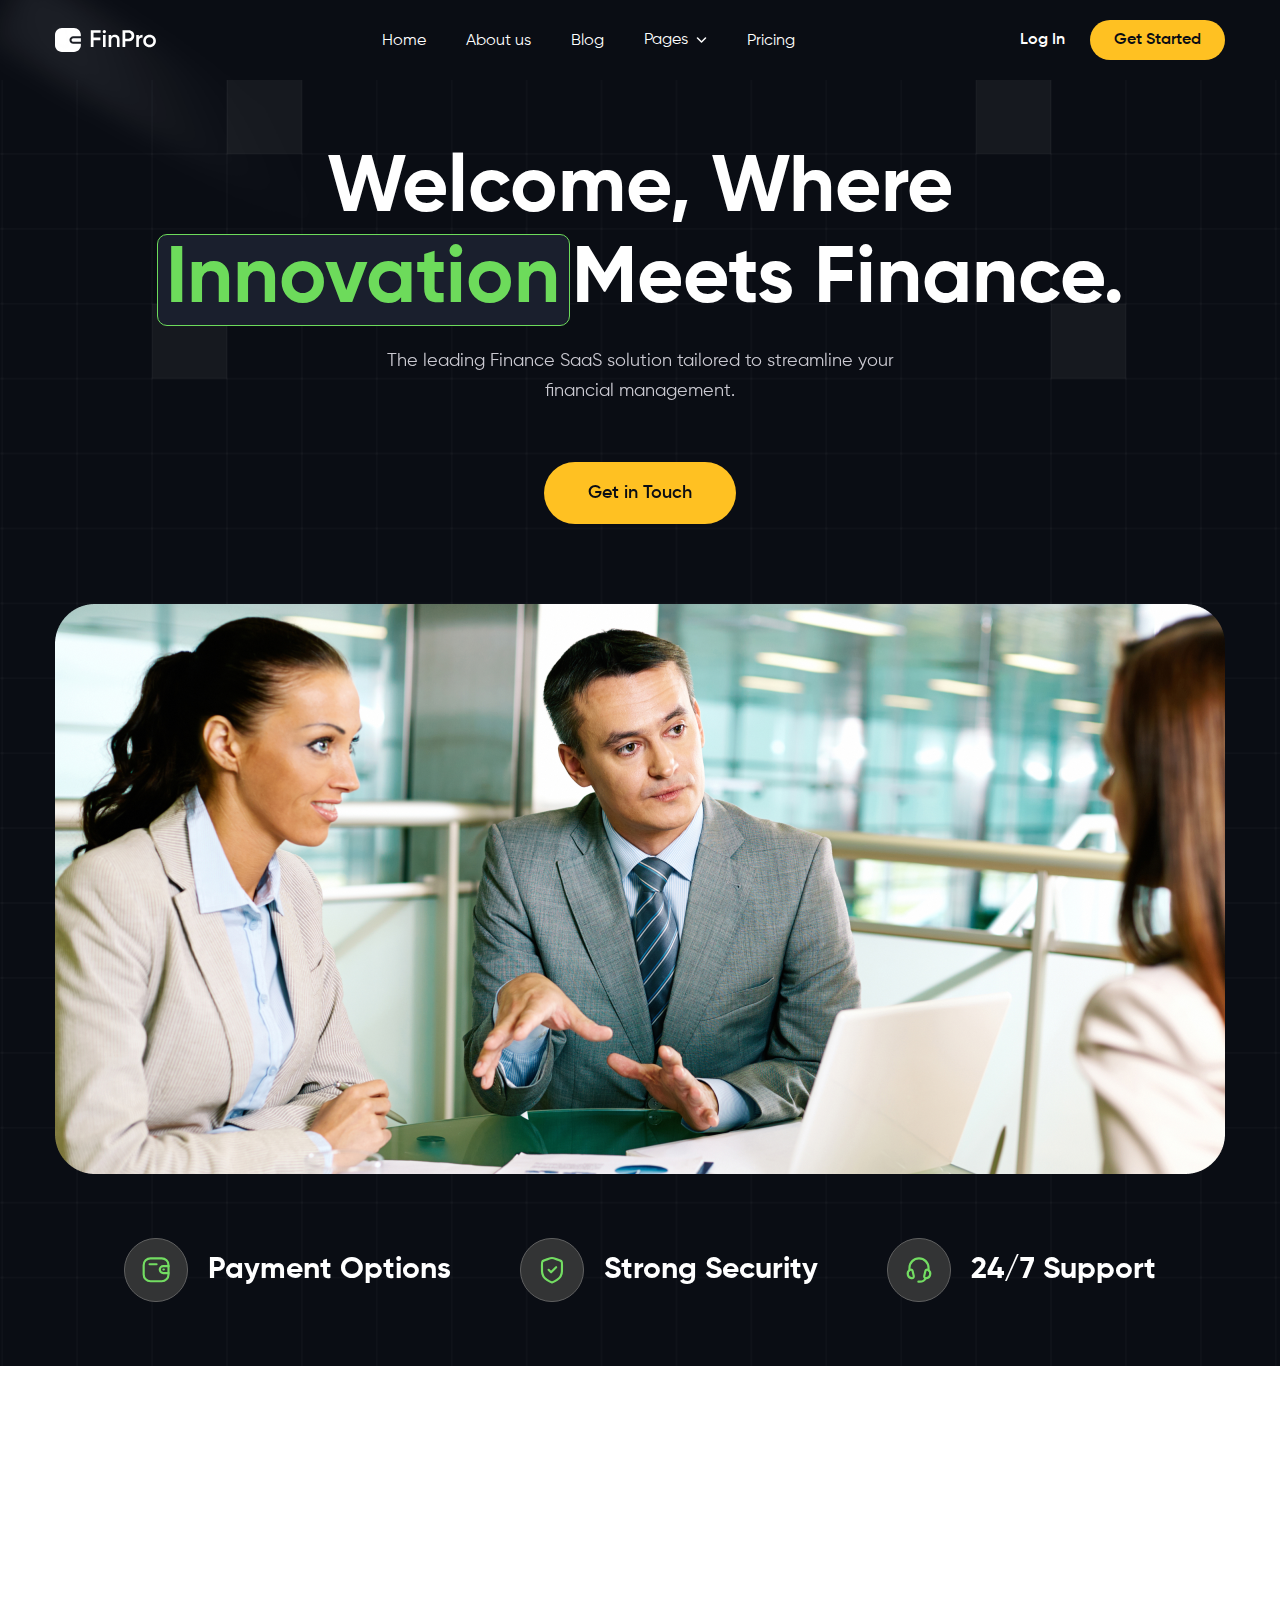
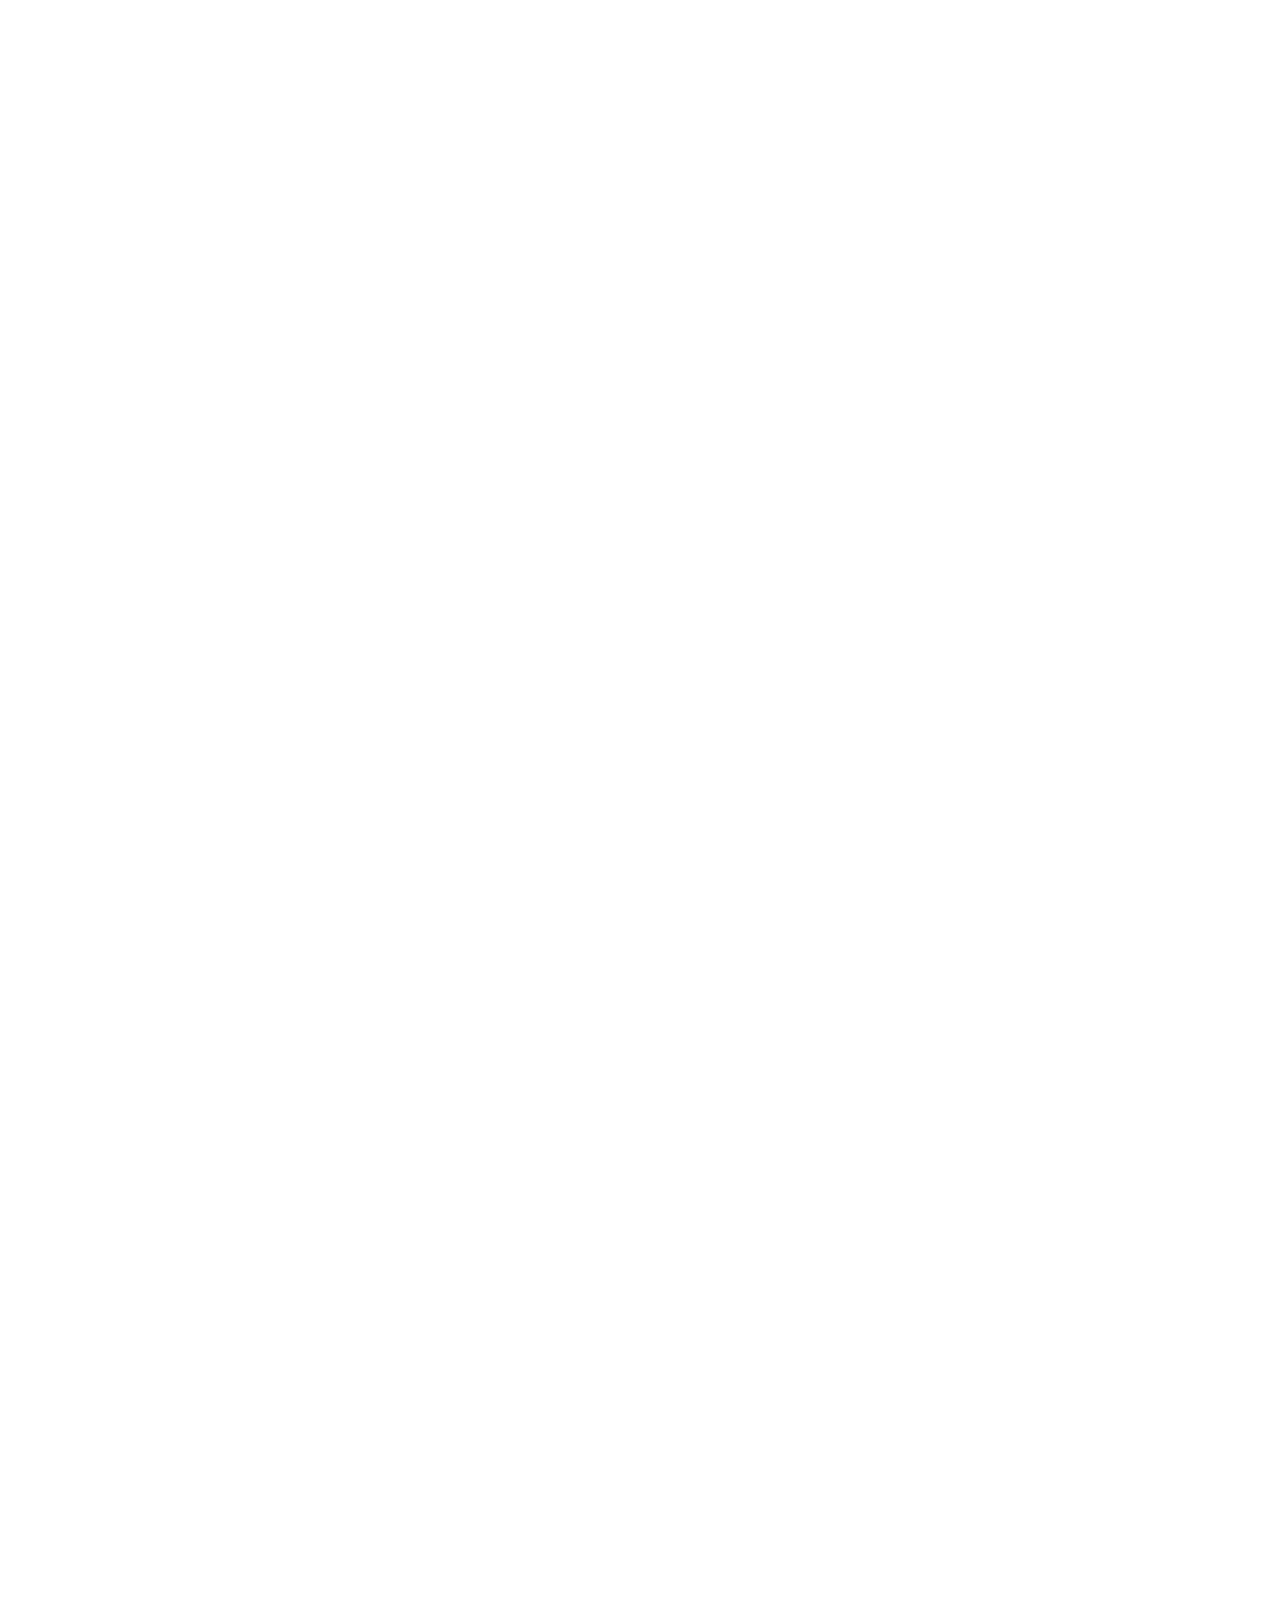
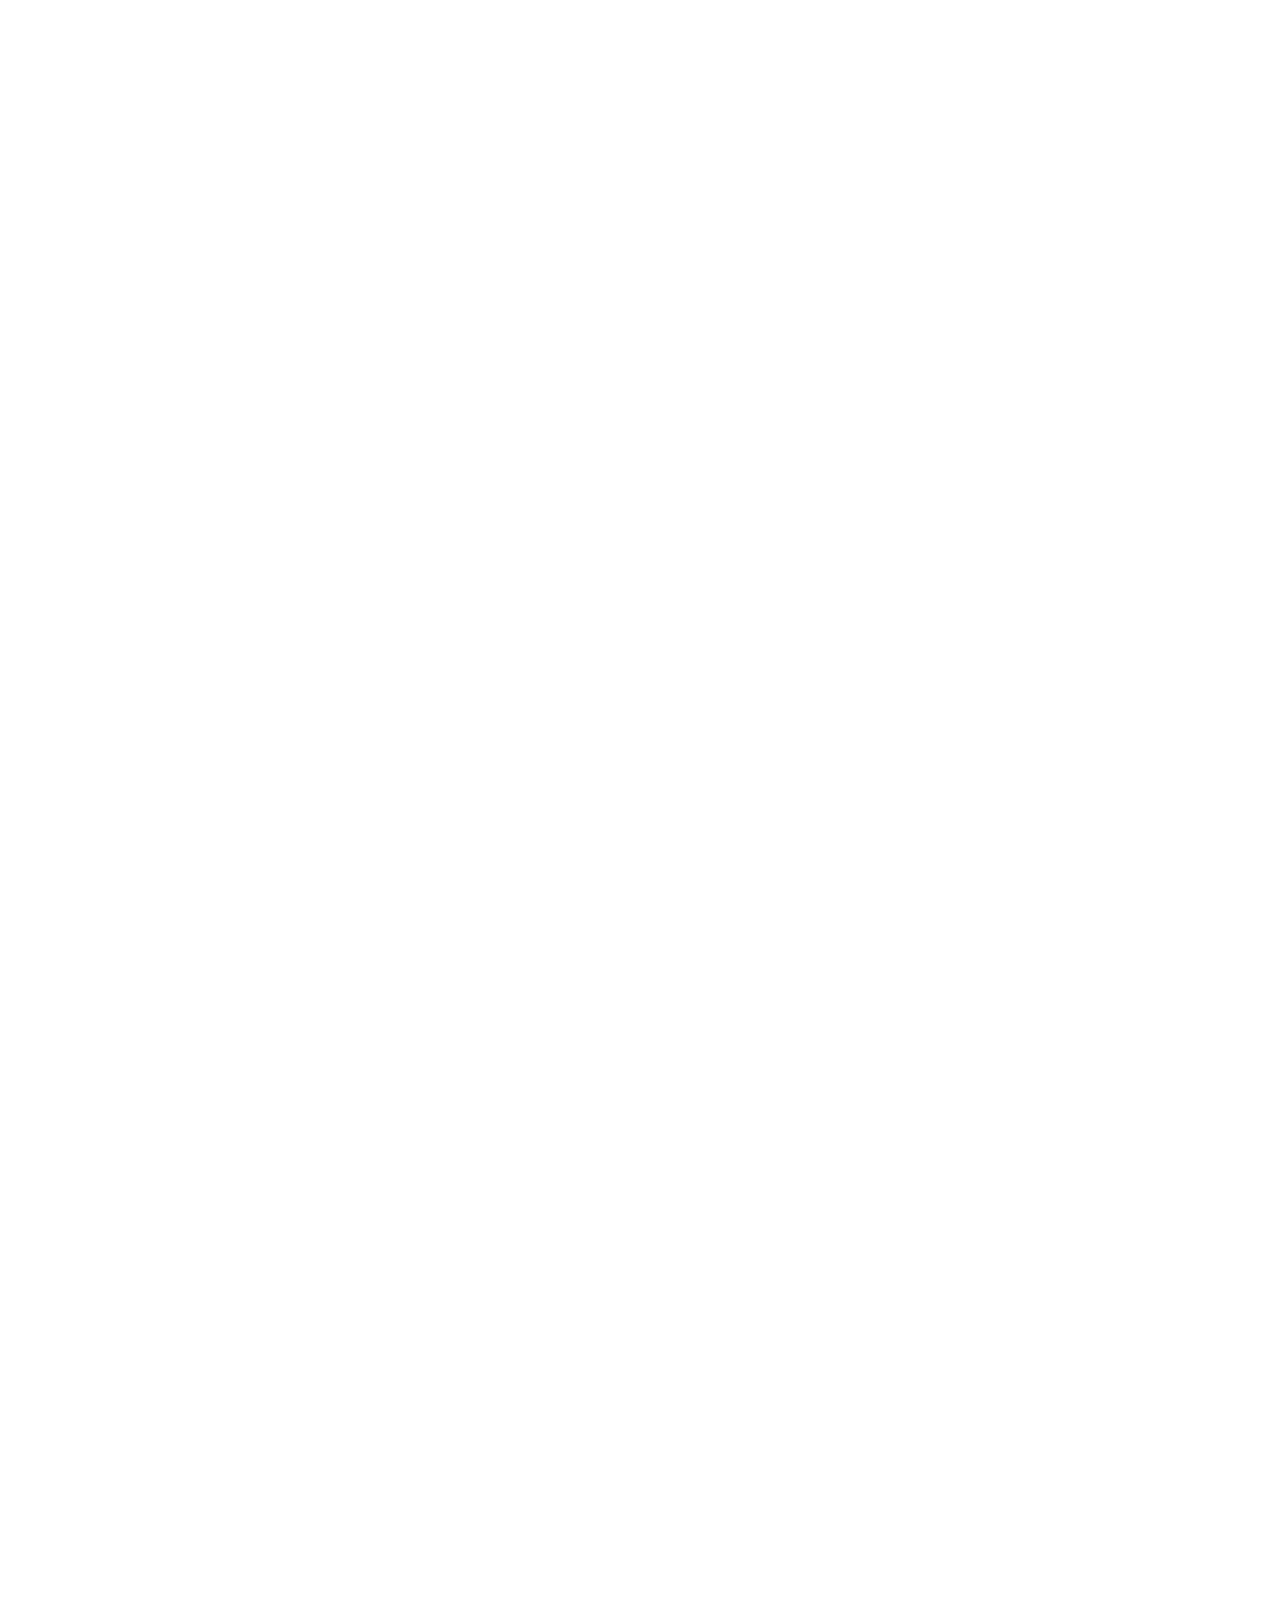
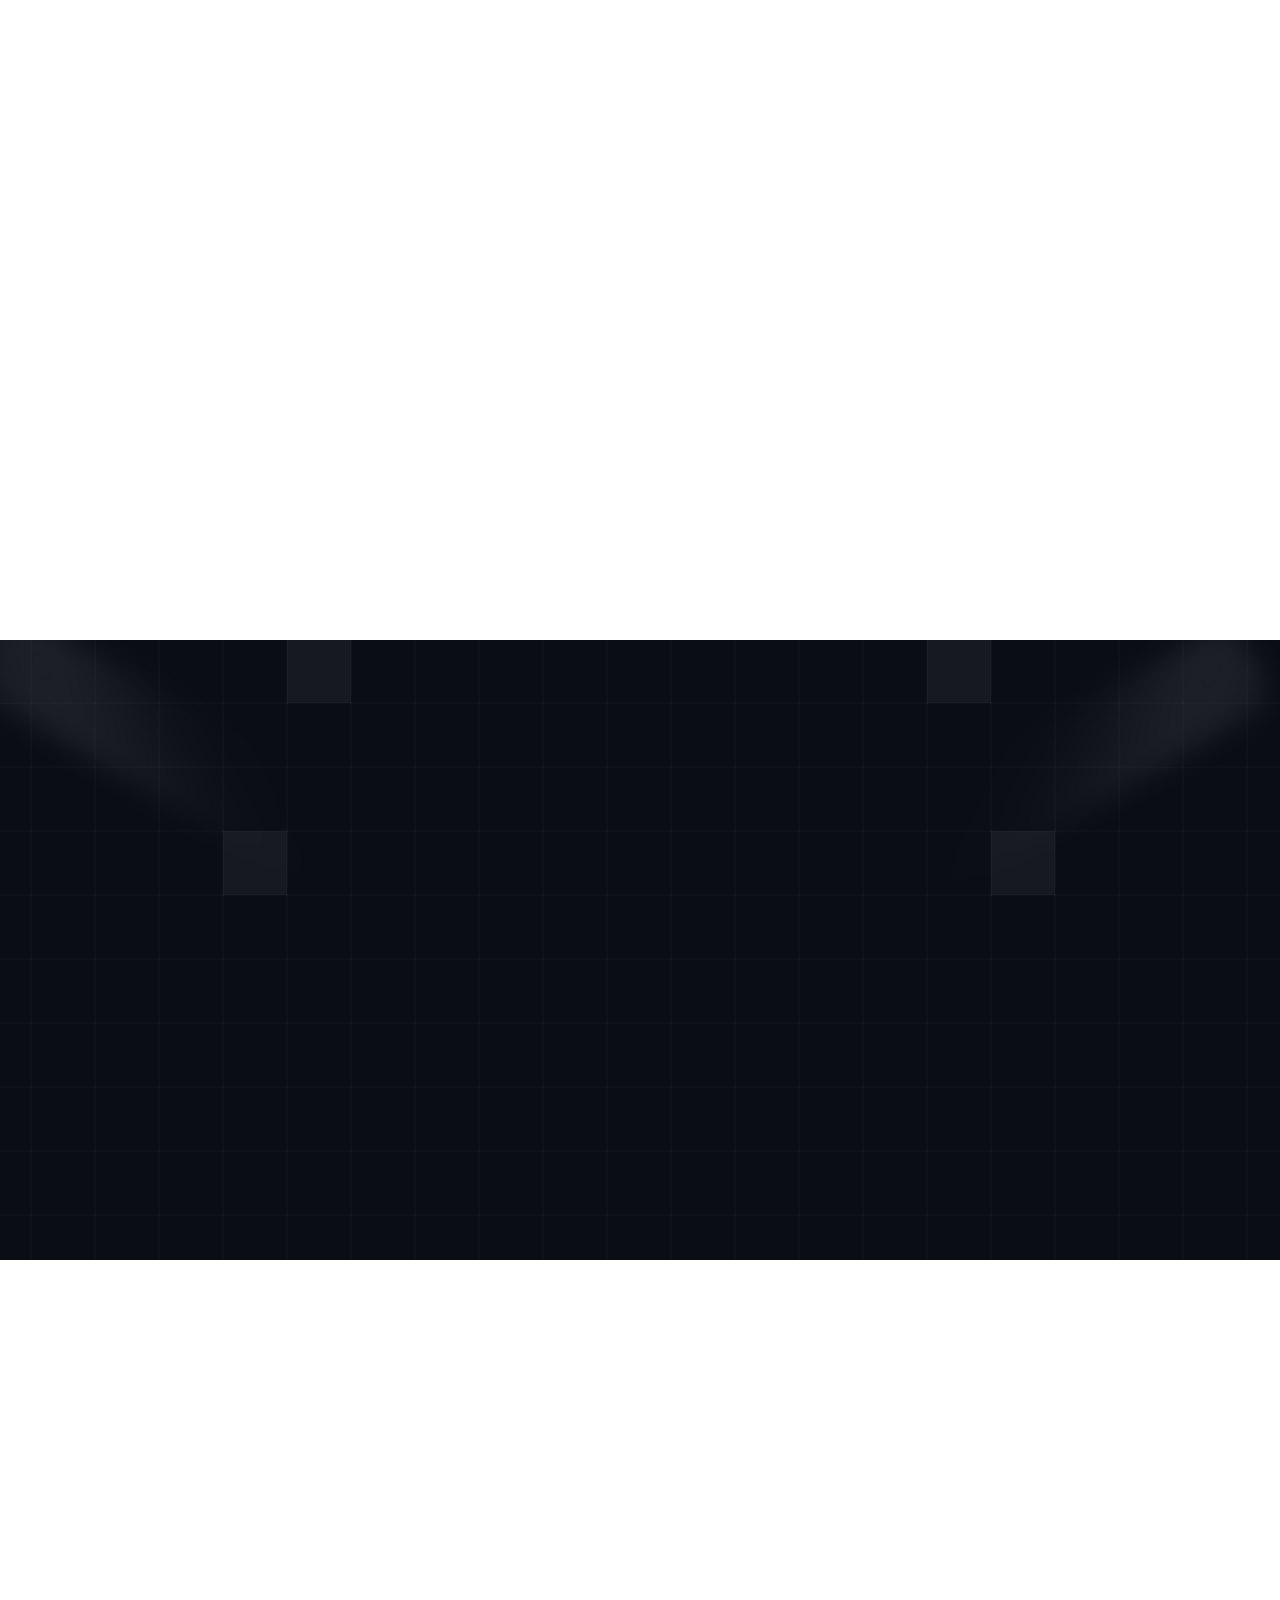
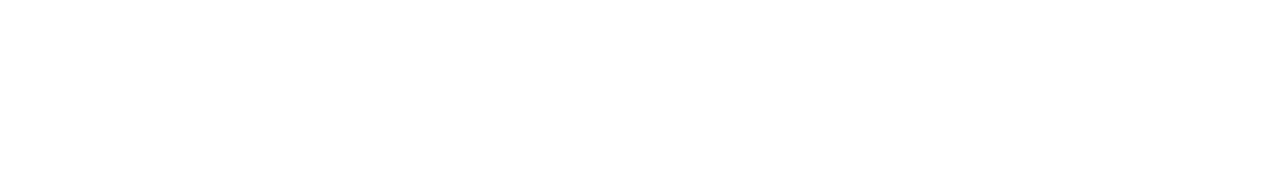
<file: about.html>
<!DOCTYPE html>
<html lang="en">
<head>
    <meta charset="UTF-8">
    <link rel="icon" type="image/svg+xml" href="/assets/img/fav-icon.svg" />
    <meta name="viewport" content="width=device-width, initial-scale=1.0">
    <!-- Main Title -->
    <title>FinPro || About Page</title>
    <!-- Main CSS -->
    <link rel="stylesheet" href="assets/css/main.css">
    <!-- AOS Animation CSS -->
    <link rel="stylesheet" href="assets/css/aos.css">
</head>
<body>
    <!-- Header Area Start Here -->
    <header class=" xl:px-0 px-4 md:bg-primaryColor lg:static absolute left-0 right-0 z-10">
        <div class="container">
            <nav x-data="{ open: false }" class="">
                <div class="flex justify-between py-5 items-center">
                    <div>
                        <a class="flex gap-2 items-center" href="index.html">
                            <img class=" flex-shrink-0" src="assets/img/logo.svg" alt="logo">
                        </a>
                    </div>
                    <!-- Menu button for mobile -->
                    <div class="-mr-2 flex items-center lg:hidden">
                        <button @click="open = !open" class="text-gray-300 hover:text-white focus:outline-none">
                            <svg class="w-6 h-6" fill="none" viewBox="0 0 24 24" stroke="white">
                            <path x-show="!open" stroke-linecap="round" stroke-linejoin="round" stroke-width="2"
                                d="M4 6h16M4 12h16m-7 6h7"></path>
                            <path x-show="open" stroke-linecap="round" stroke-linejoin="round" stroke-width="2"
                                d="M6 18L18 6M6 6l12 12" fill="white"></path>
                            </svg>
                        </button>
                    </div>

                    <!-- Desktop menu -->
                    <div class="hidden lg:block" x-data="{ open: false }">
                        <ul class="flex list-none">
                            <li><a href="index.html" class="text-base font-Gilroy no-underline font-normal text-white hover:text-hoverBg hover:transition hover:ease-in-out hover:duration-500">Home</a></li>
                            <li><a href="about.html" class="text-base font-Gilroy no-underline font-normal text-white hover:text-hoverBg hover:transition hover:ease-in-out hover:duration-500 pl-10">About us</a></li>
                            <li><a href="blog.html" class="text-base font-Gilroy no-underline font-normal text-white hover:text-hoverBg hover:transition hover:ease-in-out hover:duration-500 pl-10">Blog</a></li>
                            <li class="group flex items-center relative" x-data="{ open: false }" @mouseenter="open = true" @mouseleave="open = false">
                                <a href="#" onclick="event.preventDefault()" class="inline-flex items-center no-underline text-base font-Gilroy font-normal text-white hover:text-hoverBg transition ease-in-out duration-500 pl-10"
                                    @click.prevent="open = !open" :class="{ 'text-LavenderIndigo': open }">
                                    Pages
                                    <svg :class="{ 'rotate-180': open }" class="ml-2 transition-transform duration-200" xmlns="http://www.w3.org/2000/svg" width="11" height="6" fill="none" viewBox="0 0 11 6">
                                        <path d="M1.5 1L5.5 5L9.5 1" stroke="currentColor" stroke-width="1.5" stroke-linecap="round" stroke-linejoin="round"/>
                                    </svg>
                                </a>

                                <!-- Dropdown content  -->
                                <ul id="dropdown" class="absolute left-9 top-6 w-48 py-2 list-none bg-bg rounded-md hidden shadow-2xl z-10 group-hover:block" :class="{ 'block': open, 'hidden': !open }">
                                    <!-- Dropdown items -->
                                    <li>
                                        <a href="blog-details.html" class="text-base font-semibold font-Gilroy block px-5 py-3 text-white hover:text-hoverBg hover:transition hover:ease-in-out hover:duration-500">Blog Page</a>
                                    </li>
                                    <li>
                                        <a href="faq.html" class="text-base font-semibold font-Gilroy block px-5 py-3 text-white hover:text-hoverBg hover:transition hover:ease-in-out hover:duration-500">FAQ</a>
                                    </li>
                                    <li>
                                        <a href="career.html" class="text-base font-semibold font-Gilroy block px-5 py-3 text-white hover:text-hoverBg hover:transition hover:ease-in-out hover:duration-500">Career</a>
                                    </li>
                                    <li>
                                        <a href="contact.html" class="text-base font-semibold font-Gilroy block px-5 py-3 text-white hover:text-hoverBg hover:transition hover:ease-in-out hover:duration-500">Contact</a>
                                    </li>
                                    <li>
                                        <a href="forget-password.html" class="text-base font-semibold font-Gilroy block px-5 py-3 text-white hover:text-hoverBg hover:transition hover:ease-in-out hover:duration-500">Forget Password</a>
                                    </li>
                                    <li>
                                        <a href="404.html" class="text-base font-semibold font-Gilroy block px-5 py-3 text-white hover:text-hoverBg hover:transition hover:ease-in-out hover:duration-500">404 Page</a>
                                    </li>
                                </ul>
                            </li>
                            <li><a href="pricing.html" class="text-base font-Gilroy font-normal text-white hover:text-hoverBg hover:transition hover:ease-in-out hover:duration-500 pl-10">Pricing</a></li>
                        </ul>
                    </div>
                    <div class="hidden lg:block">
                        <a href="sign-in.html" class="no-underline font-Gilroy text-base font-semibold text-white hover:text-hoverBg hover:transition hover:ease-in-out hover:duration-500">Log In</a>
                        <a href="sign-up.html" class="inline-block no-underline text-base font-semibold font-Gilroy text-primaryColor px-6 py-2 bg-BtnBg  rounded-100 ml-5 hover:bg-hoverBg hover:text-white hover:transition hover:ease-in-out hover:duration-500">Get Started</a>
                    </div>
                </div>
                
                <div x-show="open" 
                x-transition:enter="transition ease-out duration-500"
                x-transition:enter-start="opacity-0 transform -translate-y-2"
                x-transition:enter-end="opacity-100 transform translate-y-0"
                x-transition:leave="transition ease-in duration-500"
                x-transition:leave-start="opacity-100 transform translate-y-0"
                x-transition:leave-end="opacity-0 transform -translate-y-0"
                class="lg:hidden transition-opacity transition-height duration-500 ease-in-out overflow-hidden absolute inset-x-0 z-auto bg-primaryColor">
                    <div class="px-6 py-6 flex justify-between flex-col">
                        <div>
                            <ul class="dropdown flex flex-wrap flex-col md:justify-center justify-start">
                                <li class="pb-5 lg:px-0 md:px-5"><a href="index.html" class="text-base font-Gilroy font-normal text-white hover:text-hoverBg hover:transition hover:ease-in-out hover:duration-500">Home</a></li>
                                <li class="pb-5 lg:px-0 md:px-5"><a href="about.html" class="text-base font-Gilroy font-normal text-white hover:text-hoverBg hover:transition hover:ease-in-out hover:duration-500">About us</a></li>
                                <li class="pb-5 lg:px-0 md:px-5"><a href="blog.html" class="text-base font-Gilroy font-normal text-white hover:text-hoverBg hover:transition hover:ease-in-out hover:duration-500">Blog</a></li>
                                <li onclick="toggleDropdown()" class="relative group pb-5 lg:px-0 md:px-5" id="dropdownBtn">
                                    <div class="flex justify-between items-center">
                                        <a href="#" onclick="event.preventDefault()" class="group inline-flex pr-2 text-base font-Gilroy font-normal text-white hover:text-hoverBg hover:transition hover:ease-in-out hover:duration-500">Page</a>
                                        <svg class="cursor-pointer" xmlns="http://www.w3.org/2000/svg" width="11" height="6" viewBox="0 0 11 6" fill="none">
                                            <path d="M1.5 1L5.5 5L9.5 1" stroke="white" class="group-hover:stroke-hoverBg" stroke-width="1.5" stroke-linecap="round" stroke-linejoin="round"/>
                                        </svg>
                                    </div>
                                    <!-- Dropdown content -->
                                    <ul id="dropdownMenu" class="w-full mt-5 bg-bg rounded-md shadow-2xl hidden py-4 group-hover:block">
                                        <!-- Dropdown items -->
                                        <li><a href="blog-details.html" class="text-base font-normal font-Gilroy block px-5 py-3 text-white hover:text-hoverBg hover:transition hover:ease-in-out hover:duration-500">Blog Page</a></li>
                                        <li><a href="faq.html" class="text-base font-normal font-Gilroy block px-5 py-3 text-white hover:text-hoverBg hover:transition hover:ease-in-out hover:duration-500">FAQ</a></li>
                                        <li><a href="career.html" class="text-base font-normal font-Gilroy block px-5 py-3 text-white hover:text-hoverBg hover:transition hover:ease-in-out hover:duration-500">Career</a></li>
                                        <li><a href="contact.html" class="text-base font-normal font-Gilroy block px-5 py-3 text-white hover:text-hoverBg hover:transition hover:ease-in-out hover:duration-500">Contact Us</a></li>
                                        <li><a href="forget-password.html" class="text-base font-normal font-Gilroy block px-5 py-3 text-white hover:text-hoverBg hover:transition hover:ease-in-out hover:duration-500">Forget Password</a></li>
                                        <li><a href="404.html" class="text-base font-normal font-Gilroy block px-5 py-3 text-white hover:text-hoverBg hover:transition hover:ease-in-out hover:duration-500">404 Page</a></li>
                                    </ul>
                                </li>
                                <li class="lg:px-0 md:px-5"><a href="pricing.html" class="text-base font-Gilroy font-normal text-white hover:text-hoverBg hover:transition hover:ease-in-out hover:duration-500">Pricing</a></li>
                            </ul>
                        </div>
                        <div class="pt-10 md:block hidden mx-0 md:mx-auto">
                            <a href="sign-in.html" class="text-base font-semibold font-Gilroy text-white hover:text-hoverBg hover:transition hover:ease-in-out hover:duration-300">Log In</a>
                            <a href="sign-up.html" class="text-base font-semibold inline-block font-Gilroy text-primaryColor px-6 py-2 bg-BtnBg rounded-100 ml-8 hover:bg-hoverBg hover:text-white hover:transition hover:ease-in-out hover:duration-500">Get Started</a>
                        </div>
                    </div>
                </div>
            </nav>
        </div>
    </header>
    <!-- Header Area End Here -->

    <!-- Banner Area Start Here -->
    <section class="bg-bg-line h-auto bg-primaryColor bg-cover relative lg:pt-16 pt-28 xl:px-0 px-4 xl:bg-top bg-bottom">
        <div class="absolute bg-bg-blur2 h-20 md:w-513 w-full lg:top-[13.45px] top-[68px] md:top-[133px] lg:-left-[26.93px] md:-left-[55px] -left-[59px] rotate-[30deg] blur-md"></div>
        <div class="container">
            <div
                data-aos="fade-up"
                data-aos-duration="1000"
                data-aos-offset="20"
                data-aos-once="true"
                class="lg:w-970 w-full mx-auto">
                <h1 class="font-Gilroy text-center font-bold lg:text-8xl md:text-7xl text-4.5xl lg:leading-20 md:leading-21 leading-13 text-white">Welcome, Where<span class="lg:w-413 md:w-auto w-[205px] md:h-auto h-14 inline-block text-hoverBg border border-hoverBg bg-bg rounded-120 mr-0.5">Innovation</span>Meets Finance.</h1>
                <p class="md:w-570 w-full mx-auto text-center text-font font-Gilroy font-normal md:text-lg text-base md:leading-8 leading-7 pt-5">The leading Finance SaaS solution tailored to streamline your financial management.</p>
                <div class="text-center lg:mt-14 mt-8">
                    <a href="#" onclick="event.preventDefault()" class="text-lg font-semibold leading-8 md:inline-block block font-Gilroy text-primaryColor px-11 py-4 bg-BtnBg rounded-100 hover:bg-hoverBg hover:text-white hover:transition hover:ease-in-out hover:duration-500">Get in Touch</a>
                </div>
            </div>
            <div
                data-aos="fade-up"
                data-aos-duration="1000"
                data-aos-offset="20"
                data-aos-once="true"
            class="lg:mt-20 mt-10">
                <img src="assets/img/aboutPage/about-banner.png" alt="">
                <div class="flex flex-wrap md:justify-evenly lg:py-16 py-10">
                    <div class="flex items-center gap-5">
                        <img class="md:w-16 w-12 md:h-16 h-12" src="assets/img/aboutPage/wallet.svg" alt="">
                        <h4 class="text-white font-Gilroy font-bold md:text-4xl text-xl leading-11">Payment Options</h4>
                    </div>
                    <div class="flex items-center gap-5 md:mt-0 mt-5">
                        <img class="md:w-16 w-12 md:h-16 h-12" src="assets/img/aboutPage/shield.svg" alt="">
                        <h4 class="text-white font-Gilroy font-bold md:text-4xl text-xl leading-11">Strong Security</h4>
                    </div>
                    <div class="flex items-center gap-5 md:mt-0 mt-5">
                        <img class="md:w-16 w-12 md:h-16 h-12" src="assets/img/aboutPage/headphone.svg" alt="">
                        <h4 class="text-white font-Gilroy font-bold md:text-4xl text-xl leading-11">24/7 Support</h4>
                    </div>
                </div>
            </div>
        </div>
    </section>
    <!-- Banner Area End Here -->

    <!-- Finance Area Start Here -->
    <section class="lg:mt-24 mt-16 xl:px-0 px-4">
        <div class="container">
            <div
                data-aos="fade-up"
                data-aos-duration="1000"
                data-aos-offset="20"
                data-aos-once="true"
            class="lg:w-620 w-auto mx-auto">
                <h4 class="font-Gilroy font-bold md:text-6xl text-4.2xl text-center md:leading-18 leading-44 text-primaryColor"><span class="lg:w-60 md:w-auto w-36 text-center inline-block bg-borderBg text-border border border-border rounded-120">Manage</span> Your Finance Like Never Before</h4>
            </div>
            <div
            data-aos="fade-up"
            data-aos-duration="1000"
            data-aos-offset="20"
            data-aos-once="true"
            class="flex lg:flex-row flex-col justify-between items-center md:mt-16 mt-10 gap-10">
                <img class="xl:w-570 lg:w-[452px] w-full" src="assets/img/aboutPage/history/history-1.png" alt="">
                <div>
                    <p class="font-Gilroy font-normal text-lg leading-8 text-secondaryColor">Founded by a team of experienced financial experts and tech enthusiasts, FinServe Solutions combines deep industry knowledge with technological expertise. Our diverse team brings together backgrounds in finance, software development, and customer service, ensuring that we understand the unique challenges our clients face and can provide tailored solutions that meet their needs.</p>
                    <div class="flex flex-wrap justify-between md:mt-10 mt-6">
                        <h4 class="font-Gilroy text-6xl leading-18 font-extrabold animate-[counter_3s_ease-out_forwards] tabular-nums [counter-set:_num_var(--num-transactions)] before:content-[counter(num)]"><span class="text-border">%</span><span class="block text-secondaryColor font-normal text-lg leading-8">Satisfied Users</span></h4>
                        <h4 class="font-Gilroy text-6xl leading-18 font-extrabold animate-[counter_3s_ease-out_forwards] tabular-nums [counter-set:_num_var(--num-assets)] before:content-[counter(num)]"><span class="text-border">+</span><span class="block text-secondaryColor font-normal text-lg leading-8">Currency Available</span></h4>
                        <h4 class="font-Gilroy text-6xl leading-18 font-extrabold md:mt-0 mt-2 animate-[counter_3s_ease-out_forwards] tabular-nums [counter-set:_num_var(--num-users)] before:content-[counter(num)]">M<span class="text-border">+</span><span class="block text-secondaryColor font-normal text-lg leading-8">Registered Users</span></h4>
                    </div>
                    <a href="#" onclick="event.preventDefault()" class="mt-10 text-lg font-semibold leading-8 text-center md:inline-block block font-Gilroy text-primaryColor px-11 py-4 bg-BtnBg rounded-100 hover:bg-hoverBg hover:text-white hover:transition hover:ease-in-out hover:duration-500">Get in Touch</a>
                </div>
            </div>
        </div>
    </section>
    <!-- Finance Area End Here -->

    <!-- History Area Start Here -->
    <section class="lg:mt-24 mt-16">
        <div class="container">
            <div
            data-aos="fade-up"
            data-aos-duration="1000"
            data-aos-offset="20"
            data-aos-once="true"
            class="flex lg:flex-row flex-col-reverse justify-between items-center xl:px-0 px-4">
                <div class="lg:mt-0 mt-10">
                    <h4 class="font-Gilroy font-bold md:text-6xl text-4.2xl text-left md:leading-18 leading-44 text-primaryColor">Our Mission is to <span class="lg:w-60 md:w-auto w-36 text-center inline-block bg-borderBg text-border border border-border rounded-120">Simplify</span> Complex Financial System</h4>
                    <p class="lg:w-530 w-auto mt-5 font-Gilroy font-normal text-lg leading-8 text-secondaryColor">We aim to simplify complex financial processes and provide our clients with real-time insights that help them stay ahead in a competitive market.</p>
                    <div class="lg:mt-10 mt-5">
                        <div class="flex gap-2">
                            <img src="assets/img/homePage/features/check.svg" alt="">
                            <h4 class="text-primaryColor text-lg font-Gilroy leading-8 font-medium">Mastering budgeting</h4>
                        </div>
                        <div class="flex gap-2 md:mt-3 mt-4">
                            <img src="assets/img/homePage/features/check.svg" alt="">
                            <h4 class="text-primaryColor text-lg font-Gilroy leading-8 font-medium">Investment strategies</h4>
                        </div>
                        <div class="flex gap-2 md:mt-3 mt-4">
                            <img src="assets/img/homePage/features/check.svg" alt="">
                            <h4 class="text-primaryColor text-lg font-Gilroy leading-8 font-medium">Optimizing cash flow </h4>
                        </div>
                        <div class="flex gap-2 md:mt-3 mt-4">
                            <img src="assets/img/homePage/features/check.svg" alt="">
                            <h4 class="text-primaryColor text-lg font-Gilroy leading-8 font-medium">Drive sustainable growth</h4>
                        </div>
                    </div>
                </div>
                <img class="xl:w-570 lg:w-[452px] w-full" src="assets/img/aboutPage/history/history-2.png" alt="">
            </div>
        </div>
    </section>
    <!-- History Area End Here -->

    <!-- Offer Area Start Here -->
    <section class="lg:mt-24 mt-10 xl:px-0 px-4"> 
        <div class="container">
            <div
            data-aos="fade-up"
            data-aos-duration="1000"
            data-aos-offset="20"
            data-aos-once="true"
            class="lg:w-620 w-auto mx-auto">
                <h4 class="font-Gilroy font-bold md:text-6xl text-4.2xl text-center md:leading-18 leading-44 text-primaryColor">What We <span class="lg:w-40 md:w-auto w-24 text-center inline-block bg-borderBg text-border border border-border rounded-120"> Offer</span></h4>
                <p class="md:w-570 w-auto mx-auto font-Gilroy font-normal md:text-lg text-base md:leading-8 leading-7 text-secondaryColor text-center pt-5">FinServe Solutions offers a comprehensive suite of financial tools designed to meet the diverse needs of our clients:</p>
            </div>
            <div class="lg:mt-20 mt-10 grid xl:grid-cols-3 md:grid-cols-2 grid-cols-1 gap-8">
                <div
                data-aos="fade-up"
                data-aos-duration="1000"
                data-aos-offset="20"
                data-aos-once="true"
                class="bg-lightGray p-8 rounded-30 hover:bg-BtnBg hover:transition-transform hover:ease-in-out hover:duration-500">
                    <span class="w-14 h-14 bg-white border border-divided block text-center py-3 rounded-full font-Gilroy font-semibold text-lg leading-8">1</span>
                    <h4 class="font-Gilroy text-4xl leading-12 text-primaryColor pt-5 font-bold">Accounting and Bookkeeping</h4>
                    <p class="font-Gilroy font-normal text-lg leading-8 text-secondaryColor pt-5">Simplify your financial records with automated bookkeeping and easy-to-use accounting tools.</p>
                </div>
                <div
                data-aos="fade-up"
                data-aos-duration="1000"
                data-aos-offset="20"
                data-aos-once="true"
                class="bg-lightGray p-8 rounded-30 hover:bg-BtnBg hover:transition-transform hover:ease-in-out hover:duration-500">
                    <span class="w-14 h-14 bg-lightGray border border-divided block text-center py-3 rounded-full font-Gilroy font-semibold text-lg leading-8">2</span>
                    <h4 class="font-Gilroy text-4xl leading-12 text-primaryColor pt-5 font-bold">Financial Planning and Analysis</h4>
                    <p class="font-Gilroy font-normal text-lg leading-8 text-secondaryColor pt-5">Make informed decisions with advanced financial planning and analysis features.</p>
                </div>
                <div
                data-aos="fade-up"
                data-aos-duration="1000"
                data-aos-offset="20"
                data-aos-once="true"
                class="bg-lightGray p-8 rounded-30 hover:bg-BtnBg hover:transition-transform hover:ease-in-out hover:duration-500">
                    <span class="w-14 h-14 bg-white border border-divided block text-center py-3 rounded-full font-Gilroy font-semibold text-lg leading-8">3</span>
                    <h4 class="font-Gilroy text-4xl leading-12 text-primaryColor pt-5 font-bold">Expense Management</h4>
                    <p class="font-Gilroy font-normal text-lg leading-8 text-secondaryColor pt-5"> Track and control your business expenses with our intuitive expense management solutions.</p>
                </div>
                <div
                data-aos="fade-up"
                data-aos-duration="1000"
                data-aos-offset="20"
                data-aos-once="true"
                class="bg-lightGray p-8 rounded-30 hover:bg-BtnBg hover:transition-transform hover:ease-in-out hover:duration-500">
                    <span class="w-14 h-14 bg-white border border-divided block text-center py-3 rounded-full font-Gilroy font-semibold text-lg leading-8">4</span>
                    <h4 class="font-Gilroy text-4xl leading-12 text-primaryColor pt-5 font-bold">Invoice and Payment Processing</h4>
                    <p class="font-Gilroy font-normal text-lg leading-8 text-secondaryColor pt-5">Streamline your invoicing and payment processes to improve cash flow and reduce administrative.</p>
                </div>
                <div
                data-aos="fade-up"
                data-aos-duration="1000"
                data-aos-offset="20"
                data-aos-once="true"
                class="bg-lightGray p-8 rounded-30 hover:bg-BtnBg hover:transition-transform hover:ease-in-out hover:duration-500">
                    <span class="w-14 h-14 bg-white border border-divided block text-center py-3 rounded-full font-Gilroy font-semibold text-lg leading-8">5</span>
                    <h4 class="font-Gilroy text-4xl leading-12 text-primaryColor pt-5 font-bold">Compliance and Reporting</h4>
                    <p class="font-Gilroy font-normal text-lg leading-8 text-secondaryColor pt-5">Ensure compliance with regulatory standards and generate detailed financial reports with ease.</p>
                </div>
                <div
                data-aos="fade-up"
                data-aos-duration="1000"
                data-aos-offset="20"
                data-aos-once="true"
                class="bg-lightGray p-8 rounded-30 hover:bg-BtnBg hover:transition-transform hover:ease-in-out hover:duration-500">
                    <span class="w-14 h-14 bg-white border border-divided block text-center py-3 rounded-full font-Gilroy font-semibold text-lg leading-8">6</span>
                    <h4 class="font-Gilroy text-4xl leading-12 text-primaryColor pt-5 font-bold">Accounting and Bookkeeping</h4>
                    <p class="font-Gilroy font-normal text-lg leading-8 text-secondaryColor pt-5">Simplify your financial records with automated bookkeeping and easy-to-use accounting tools.</p>
                </div>
            </div>
        </div>
    </section>
    <!-- Offer Area End Here -->

    <!-- Team Area Start Here -->
    <section class="lg:mt-32 mt-16 xl:px-0 px-4">
        <div class="container">
            <div
                data-aos="fade-up"
                data-aos-duration="1000"
                data-aos-offset="20"
                data-aos-once="true"
            >
                <h4 class="font-Gilroy font-bold md:text-6xl text-4.2xl text-left md:leading-18 leading-44 text-primaryColor">Meet Our Leadership <span  class="lg:w-40 md:w-auto w-24 text-center inline-block bg-borderBg text-border border border-border rounded-120">Team</span></h4>
            </div>
            <div class="grid lg:grid-cols-3 md:grid-cols-2 grid-cols-1 gap-5 lg:mt-20 mt-10">
                <div
                data-aos="fade-up"
                data-aos-duration="1000"
                data-aos-offset="20"
                data-aos-once="true"
                >
                    <img src="assets/img/aboutPage/team/member-1.png" alt="">
                    <div class="flex justify-between items-center">
                        <h4 class="font-Gilroy font-bold text-28xl leading-9 text-primaryColor pt-2">Eric Watford <span class="block text-secondaryColor font-normal text-lg leading-8 pt-1">Founder & CEO</span></h4>
                        <a href="https://www.linkedin.com/" target="_blank">
                            <svg class="group border border-divided bg-white rounded-full hover:bg-primaryColor hover:transition-all hover: ease-in-out hover:duration-500" xmlns="http://www.w3.org/2000/svg" width="36" height="36" viewBox="0 0 36 36" fill="none">
                                <path fill-rule="evenodd" clip-rule="evenodd" d="M16.2003 15.8783H18.8001V17.1733C19.1746 16.4285 20.135 15.7593 21.5777 15.7593C24.3434 15.7593 25 17.2419 25 19.9621V25H22.2V20.5816C22.2 19.0325 21.8255 18.1589 20.8721 18.1589C19.5498 18.1589 19.0003 19.1004 19.0003 20.5809V25H16.2003V15.8783ZM11.399 24.881H14.199V15.7593H11.399V24.881ZM14.6001 12.785C14.6002 13.0197 14.5537 13.2521 14.4632 13.4686C14.3727 13.6852 14.2401 13.8816 14.073 14.0464C13.7345 14.3828 13.2763 14.5712 12.799 14.57C12.3226 14.5697 11.8654 14.3818 11.5264 14.0471C11.3599 13.8817 11.2278 13.6851 11.1374 13.4685C11.0471 13.2519 11.0004 13.0197 11 12.785C11 12.3111 11.189 11.8575 11.5271 11.5229C11.8658 11.1877 12.3232 10.9998 12.7997 11C13.2771 11 13.7349 11.1883 14.073 11.5229C14.4104 11.8575 14.6001 12.3111 14.6001 12.785Z" fill="black" class="group-hover:fill-white group-hover:transition-all group-hover: ease-in-out group-hover:duration-500"/>
                            </svg>
                        </a>
                    </div>
                </div>
                <div 
                data-aos="fade-up"
                data-aos-duration="1000"
                data-aos-offset="20"
                data-aos-once="true"
                class="md:mt-0 mt-3">
                    <img src="assets/img/aboutPage/team/member-2.png" alt="">
                    <div class="flex justify-between items-center">
                        <h4 class="font-Gilroy font-bold text-28xl leading-9 text-primaryColor pt-2">Stephan Carlos <span class="block text-secondaryColor font-normal text-lg leading-8 pt-1">Founder & CEO</span></h4>
                        <a href="https://www.linkedin.com/" target="_blank">
                            <svg class="group border border-divided bg-white rounded-full hover:bg-primaryColor hover:transition-all hover: ease-in-out hover:duration-500" xmlns="http://www.w3.org/2000/svg" width="36" height="36" viewBox="0 0 36 36" fill="none">
                                <path fill-rule="evenodd" clip-rule="evenodd" d="M16.2003 15.8783H18.8001V17.1733C19.1746 16.4285 20.135 15.7593 21.5777 15.7593C24.3434 15.7593 25 17.2419 25 19.9621V25H22.2V20.5816C22.2 19.0325 21.8255 18.1589 20.8721 18.1589C19.5498 18.1589 19.0003 19.1004 19.0003 20.5809V25H16.2003V15.8783ZM11.399 24.881H14.199V15.7593H11.399V24.881ZM14.6001 12.785C14.6002 13.0197 14.5537 13.2521 14.4632 13.4686C14.3727 13.6852 14.2401 13.8816 14.073 14.0464C13.7345 14.3828 13.2763 14.5712 12.799 14.57C12.3226 14.5697 11.8654 14.3818 11.5264 14.0471C11.3599 13.8817 11.2278 13.6851 11.1374 13.4685C11.0471 13.2519 11.0004 13.0197 11 12.785C11 12.3111 11.189 11.8575 11.5271 11.5229C11.8658 11.1877 12.3232 10.9998 12.7997 11C13.2771 11 13.7349 11.1883 14.073 11.5229C14.4104 11.8575 14.6001 12.3111 14.6001 12.785Z" fill="black" class="group-hover:fill-white group-hover:transition-all group-hover: ease-in-out group-hover:duration-500"/>
                            </svg>
                        </a>
                    </div>
                </div>
                <div
                data-aos="fade-up"
                data-aos-duration="1000"
                data-aos-offset="20"
                data-aos-once="true"
                class="md:mt-0 mt-3">
                    <img src="assets/img/aboutPage/team/member-3.png" alt="">
                    <div class="flex justify-between items-center">
                        <h4 class="font-Gilroy font-bold text-28xl leading-9 text-primaryColor pt-2">Peter Parker <span class="block text-secondaryColor font-normal text-lg leading-8 pt-1">Founder & CEO</span></h4>
                        <a href="https://www.linkedin.com/" target="_blank">
                            <svg class="group border border-divided bg-white rounded-full hover:bg-primaryColor hover:transition-all hover: ease-in-out hover:duration-500" xmlns="http://www.w3.org/2000/svg" width="36" height="36" viewBox="0 0 36 36" fill="none">
                                <path fill-rule="evenodd" clip-rule="evenodd" d="M16.2003 15.8783H18.8001V17.1733C19.1746 16.4285 20.135 15.7593 21.5777 15.7593C24.3434 15.7593 25 17.2419 25 19.9621V25H22.2V20.5816C22.2 19.0325 21.8255 18.1589 20.8721 18.1589C19.5498 18.1589 19.0003 19.1004 19.0003 20.5809V25H16.2003V15.8783ZM11.399 24.881H14.199V15.7593H11.399V24.881ZM14.6001 12.785C14.6002 13.0197 14.5537 13.2521 14.4632 13.4686C14.3727 13.6852 14.2401 13.8816 14.073 14.0464C13.7345 14.3828 13.2763 14.5712 12.799 14.57C12.3226 14.5697 11.8654 14.3818 11.5264 14.0471C11.3599 13.8817 11.2278 13.6851 11.1374 13.4685C11.0471 13.2519 11.0004 13.0197 11 12.785C11 12.3111 11.189 11.8575 11.5271 11.5229C11.8658 11.1877 12.3232 10.9998 12.7997 11C13.2771 11 13.7349 11.1883 14.073 11.5229C14.4104 11.8575 14.6001 12.3111 14.6001 12.785Z" fill="black" class="group-hover:fill-white group-hover:transition-all group-hover: ease-in-out group-hover:duration-500"/>
                            </svg>
                        </a>
                    </div>
                </div>
                <div
                data-aos="fade-up"
                data-aos-duration="1000"
                data-aos-offset="20"
                data-aos-once="true"
                class="mt-3">
                    <img src="assets/img/aboutPage/team/member-4.png" alt="">
                    <div class="flex justify-between items-center">
                        <h4 class="font-Gilroy font-bold text-28xl leading-9 text-primaryColor pt-2">Derek Luis <span class="block text-secondaryColor font-normal text-lg leading-8 pt-1">Founder & CEO</span></h4>
                        <a href="https://www.linkedin.com/" target="_blank">
                            <svg class="group border border-divided bg-white rounded-full hover:bg-primaryColor hover:transition-all hover: ease-in-out hover:duration-500" xmlns="http://www.w3.org/2000/svg" width="36" height="36" viewBox="0 0 36 36" fill="none">
                                <path fill-rule="evenodd" clip-rule="evenodd" d="M16.2003 15.8783H18.8001V17.1733C19.1746 16.4285 20.135 15.7593 21.5777 15.7593C24.3434 15.7593 25 17.2419 25 19.9621V25H22.2V20.5816C22.2 19.0325 21.8255 18.1589 20.8721 18.1589C19.5498 18.1589 19.0003 19.1004 19.0003 20.5809V25H16.2003V15.8783ZM11.399 24.881H14.199V15.7593H11.399V24.881ZM14.6001 12.785C14.6002 13.0197 14.5537 13.2521 14.4632 13.4686C14.3727 13.6852 14.2401 13.8816 14.073 14.0464C13.7345 14.3828 13.2763 14.5712 12.799 14.57C12.3226 14.5697 11.8654 14.3818 11.5264 14.0471C11.3599 13.8817 11.2278 13.6851 11.1374 13.4685C11.0471 13.2519 11.0004 13.0197 11 12.785C11 12.3111 11.189 11.8575 11.5271 11.5229C11.8658 11.1877 12.3232 10.9998 12.7997 11C13.2771 11 13.7349 11.1883 14.073 11.5229C14.4104 11.8575 14.6001 12.3111 14.6001 12.785Z" fill="black" class="group-hover:fill-white group-hover:transition-all group-hover: ease-in-out group-hover:duration-500"/>
                            </svg>
                        </a>
                    </div>
                </div>
                <div
                data-aos="fade-up"
                data-aos-duration="1000"
                data-aos-offset="20"
                data-aos-once="true"
                class="mt-3">
                    <img src="assets/img/aboutPage/team/member-5.png" alt="">
                    <div class="flex justify-between items-center">
                        <h4 class="font-Gilroy font-bold text-28xl leading-9 text-primaryColor pt-2">John Q. Public <span class="block text-secondaryColor font-normal text-lg leading-8 pt-1">Founder & CEO</span></h4>
                        <a href="https://www.linkedin.com/" target="_blank">
                            <svg class="group border border-divided bg-white rounded-full hover:bg-primaryColor hover:transition-all hover: ease-in-out hover:duration-500" xmlns="http://www.w3.org/2000/svg" width="36" height="36" viewBox="0 0 36 36" fill="none">
                                <path fill-rule="evenodd" clip-rule="evenodd" d="M16.2003 15.8783H18.8001V17.1733C19.1746 16.4285 20.135 15.7593 21.5777 15.7593C24.3434 15.7593 25 17.2419 25 19.9621V25H22.2V20.5816C22.2 19.0325 21.8255 18.1589 20.8721 18.1589C19.5498 18.1589 19.0003 19.1004 19.0003 20.5809V25H16.2003V15.8783ZM11.399 24.881H14.199V15.7593H11.399V24.881ZM14.6001 12.785C14.6002 13.0197 14.5537 13.2521 14.4632 13.4686C14.3727 13.6852 14.2401 13.8816 14.073 14.0464C13.7345 14.3828 13.2763 14.5712 12.799 14.57C12.3226 14.5697 11.8654 14.3818 11.5264 14.0471C11.3599 13.8817 11.2278 13.6851 11.1374 13.4685C11.0471 13.2519 11.0004 13.0197 11 12.785C11 12.3111 11.189 11.8575 11.5271 11.5229C11.8658 11.1877 12.3232 10.9998 12.7997 11C13.2771 11 13.7349 11.1883 14.073 11.5229C14.4104 11.8575 14.6001 12.3111 14.6001 12.785Z" fill="black" class="group-hover:fill-white group-hover:transition-all group-hover: ease-in-out group-hover:duration-500"/>
                            </svg>
                        </a>
                    </div>
                </div>
                <div
                data-aos="fade-up"
                data-aos-duration="1000"
                data-aos-offset="20"
                data-aos-once="true"
                class="mt-3">
                    <img src="assets/img/aboutPage/team/member-6.png" alt="">
                    <div class="flex justify-between items-center">
                        <h4 class="font-Gilroy font-bold text-28xl leading-9 text-primaryColor pt-2">Ben Stokes <span class="block text-secondaryColor font-normal text-lg leading-8 pt-1">Founder & CEO</span></h4>
                        <a href="https://www.linkedin.com/" target="_blank">
                            <svg class="group border border-divided bg-white rounded-full hover:bg-primaryColor hover:transition-all hover: ease-in-out hover:duration-500" xmlns="http://www.w3.org/2000/svg" width="36" height="36" viewBox="0 0 36 36" fill="none">
                                <path fill-rule="evenodd" clip-rule="evenodd" d="M16.2003 15.8783H18.8001V17.1733C19.1746 16.4285 20.135 15.7593 21.5777 15.7593C24.3434 15.7593 25 17.2419 25 19.9621V25H22.2V20.5816C22.2 19.0325 21.8255 18.1589 20.8721 18.1589C19.5498 18.1589 19.0003 19.1004 19.0003 20.5809V25H16.2003V15.8783ZM11.399 24.881H14.199V15.7593H11.399V24.881ZM14.6001 12.785C14.6002 13.0197 14.5537 13.2521 14.4632 13.4686C14.3727 13.6852 14.2401 13.8816 14.073 14.0464C13.7345 14.3828 13.2763 14.5712 12.799 14.57C12.3226 14.5697 11.8654 14.3818 11.5264 14.0471C11.3599 13.8817 11.2278 13.6851 11.1374 13.4685C11.0471 13.2519 11.0004 13.0197 11 12.785C11 12.3111 11.189 11.8575 11.5271 11.5229C11.8658 11.1877 12.3232 10.9998 12.7997 11C13.2771 11 13.7349 11.1883 14.073 11.5229C14.4104 11.8575 14.6001 12.3111 14.6001 12.785Z" fill="black" class="group-hover:fill-white group-hover:transition-all group-hover: ease-in-out group-hover:duration-500"/>
                            </svg>
                        </a>
                    </div>
                </div>
            </div>
        </div>
    </section>
    <!-- Team Area End Here -->

    <!-- CTA Area Start Here -->
    <section class="bg-bg-line md:h-620 h-auto relative bg-cover xl:bg-top bg-bottom bg-primaryColor xl:mt-32 md:mt-24 mt-20">
        <div class="absolute bg-bg-blur1 md:w-[500px] w-full h-24 -rotate-[30deg] z-10 md:-right-2 right-0 md:top-24 top-8 blur-md rounded-30"></div>
        <div class="absolute bg-bg-blur2 md:w-[500px] w-full h-24 rotate-[30deg] z-10 md:-left-12 -left-[149px] md:top-20 top-8 blur-md"></div>
        <div class="container">
            <div
                data-aos="fade-up"
                data-aos-duration="1000"
                data-aos-offset="20"
                data-aos-once="true"
            class=" lg:w-870 w-auto mx-auto md:pt-28 pt-16 xl:px-0 px-4">
                <h1 class="font-Gilroy text-center font-bold md:text-7xl text-4.2xl md:leading-18 leading-12 text-white">Unlock <span class="lg:w-60 md:w-auto w-36 inline-block text-hoverBg border border-hoverBg bg-bg rounded-120">Insights</span> and Drive Performance</h1>
                <p class="md:w-570 w-auto mx-auto text-center text-font font-Gilroy font-normal md:text-lg text-base md:leading-8 leading-7 pt-5">The leading Finance SaaS solution tailored to streamline your financial management.</p>
                <div class="md:w-513 w-auto mx-auto flex justify-between items-center bg-bg rounded-80 py-2 pr-2 mt-10">
                    <form class="md:ml-10 ml-5">
                        <input type="text" class="md:w-72 w-auto text-white font-Gilroy bg-transparent  placeholder:text-font placeholder:font-Gilroy placeholder:font-normal focus:outline-none " placeholder="Enter your email">
                    </form>
                    <button class="text-primaryColor font-semibold bg-BtnBg md:py-3.5 py-2 md:px-8 px-5 rounded-40 font-Gilroy hover:bg-hoverBg hover:text-white hover:transition hover:ease-in-out hover:duration-500">Try for Free</button>
                </div>
                <p class="md:w-370 w-auto mx-auto pt-5 text-center text-font font-Gilroy font-normal md:text-base text-sm leading-5 md:pb-0 pb-16">Powerful, yet simple. Tools for everyone. <span class="inline-block text-white font-semibold"> 100% free.</span></p>
            </div>
        </div>
    </section>
    <!-- CTA Area End Here -->

    <!-- Footer Area Start Here -->
    <footer class="md:mt-24 mt-20 md:mb-10 mb-5">
        <div class="container">
            <div
                data-aos="fade-up"
                data-aos-duration="1000"
                data-aos-offset="20"
                data-aos-once="true"
            class="flex flex-wrap lg:flex-row flex-col-reverse justify-between xl:px-0 px-4">
                <div class="lg:w-413 w-auto lg:mt-0 mt-10">
                    <a href="index.html">
                        <img src="assets/img/footer-logo.svg" alt="">
                    </a>
                    <p class="text-secondaryColor pt-5 font-Gilroy font-normal text-lg leading-8">Welcome to FinPro, where financial management meets simplicity and efficiency.</p>
                    <div class="pt-5 flex items-center gap-3">
                        <a href="https://www.facebook.com/" target="_blank">
                            <svg class="group border border-divided bg-white rounded-full hover:bg-primaryColor hover:transition-all hover: ease-in-out hover:duration-500" xmlns="http://www.w3.org/2000/svg" width="36" height="36" viewBox="0 0 36 36" fill="none">
                                <path d="M21.4758 18.8746L21.8908 16.341H19.2968V14.6969C19.2968 14.0039 19.659 13.3279 20.8209 13.3279H22V11.1711C22 11.1711 20.9301 11 19.9069 11C17.7708 11 16.3746 12.2136 16.3746 14.4103V16.3414H14V18.875H16.3746V25H19.2968V18.875L21.4758 18.8746Z" fill="black" class="group-hover:fill-white"/>
                            </svg>
                        </a>
                        
                        <a href="https://www.instagram.com/" target="_blank">
                            <svg class="group border border-divided bg-white rounded-full hover:bg-primaryColor hover:transition-all hover: ease-in-out hover:duration-500" xmlns="http://www.w3.org/2000/svg" width="36" height="36" viewBox="0 0 36 36" fill="none">
                                <path d="M18.0001 11C16.099 11 15.8606 11.0081 15.114 11.0421C14.3689 11.0761 13.86 11.1945 13.4148 11.3675C12.9544 11.5464 12.5641 11.7857 12.1749 12.1749C11.7857 12.564 11.5464 12.9545 11.3675 13.4148C11.1944 13.86 11.0761 14.3689 11.0421 15.114C11.008 15.8606 11 16.099 11 18.0001C11 19.9012 11.008 20.1396 11.0421 20.8863C11.0761 21.6313 11.1944 22.1402 11.3675 22.5854C11.5464 23.0458 11.7858 23.4361 12.1749 23.8253C12.5641 24.2145 12.9544 24.4539 13.4148 24.6328C13.86 24.8058 14.3689 24.9241 15.114 24.9581C15.8606 24.9922 16.099 25.0002 18.0001 25.0002C19.9012 25.0002 20.1396 24.9922 20.8863 24.9581C21.6313 24.9241 22.1402 24.8058 22.5854 24.6328C23.0458 24.4539 23.4361 24.2145 23.8253 23.8253C24.2145 23.4361 24.4539 23.0458 24.6328 22.5854C24.8058 22.1402 24.9241 21.6313 24.9581 20.8863C24.9922 20.1396 25.0002 19.9012 25.0002 18.0001C25.0002 16.099 24.9922 15.8606 24.9581 15.114C24.9241 14.3689 24.8058 13.86 24.6328 13.4148C24.4539 12.9545 24.2145 12.564 23.8253 12.1749C23.4361 11.7857 23.0458 11.5464 22.5854 11.3675C22.1402 11.1945 21.6313 11.0761 20.8863 11.0421C20.1396 11.0081 19.9012 11 18.0001 11ZM18.0001 12.2613C19.8692 12.2613 20.0906 12.2684 20.8288 12.3021C21.5113 12.3332 21.8819 12.4473 22.1286 12.5431C22.4553 12.6701 22.6885 12.8218 22.9335 13.0667C23.1784 13.3117 23.3301 13.5449 23.4571 13.8716C23.553 14.1183 23.667 14.489 23.6981 15.1715C23.7318 15.9096 23.739 16.131 23.739 18.0001C23.739 19.8692 23.7318 20.0906 23.6981 20.8288C23.667 21.5113 23.553 21.8819 23.4571 22.1286C23.3301 22.4553 23.1784 22.6885 22.9335 22.9335C22.6885 23.1784 22.4553 23.3301 22.1286 23.4571C21.8819 23.553 21.5113 23.667 20.8288 23.6981C20.0907 23.7318 19.8694 23.739 18.0001 23.739C16.1309 23.739 15.9095 23.7318 15.1715 23.6981C14.4889 23.667 14.1183 23.553 13.8717 23.4571C13.5449 23.3301 13.3117 23.1784 13.0668 22.9335C12.8218 22.6885 12.6701 22.4553 12.5431 22.1286C12.4473 21.8819 12.3332 21.5113 12.3021 20.8288C12.2684 20.0906 12.2613 19.8692 12.2613 18.0001C12.2613 16.131 12.2684 15.9096 12.3021 15.1715C12.3332 14.4889 12.4473 14.1183 12.5431 13.8717C12.6701 13.5449 12.8218 13.3117 13.0667 13.0668C13.3117 12.8218 13.5449 12.6701 13.8716 12.5431C14.1183 12.4473 14.489 12.3332 15.1715 12.3021C15.9096 12.2684 16.131 12.2613 18.0001 12.2613" fill="black" class="group-hover:fill-white group-hover:transition-all group-hover: ease-in-out group-hover:duration-500"/>
                                <path d="M18.0004 20.3339C16.7117 20.3339 15.667 19.2892 15.667 18.0006C15.667 16.7118 16.7117 15.6672 18.0004 15.6672C19.2891 15.6672 20.3338 16.7118 20.3338 18.0006C20.3338 19.2892 19.2891 20.3339 18.0004 20.3339ZM18.0004 14.4059C16.0151 14.4059 14.4058 16.0152 14.4058 18.0006C14.4058 19.9858 16.0151 21.5952 18.0004 21.5952C19.9857 21.5952 21.5951 19.9858 21.5951 18.0006C21.5951 16.0152 19.9857 14.4059 18.0004 14.4059ZM22.5771 14.2639C22.5771 14.7278 22.201 15.1039 21.7371 15.1039C21.2732 15.1039 20.8971 14.7278 20.8971 14.2639C20.8971 13.7999 21.2732 13.4238 21.7371 13.4238C22.201 13.4238 22.5771 13.7999 22.5771 14.2639Z" fill="black" class="group-hover:fill-white group-hover:transition-all group-hover: ease-in-out group-hover:duration-500"/>
                            </svg>
                        </a>
                        
                        <a href="https://twitter.com/" target="_blank">
                            <svg class="group border border-divided bg-white rounded-full hover:bg-primaryColor hover:transition-all hover: ease-in-out hover:duration-500" xmlns="http://www.w3.org/2000/svg" width="36" height="36" viewBox="0 0 36 36" fill="none">
                                <path d="M25 13.4205C24.4758 13.6655 23.9197 13.8263 23.3503 13.8975C23.9434 13.5226 24.3988 12.9289 24.6132 12.2215C24.0494 12.5744 23.4326 12.823 22.7893 12.9567C22.2654 12.3679 21.5189 12 20.6928 12C19.1065 12 17.8204 13.3564 17.8204 15.0293C17.8204 15.2668 17.8458 15.498 17.8948 15.7198C15.5077 15.5934 13.3913 14.3874 11.9746 12.5545C11.7274 13.002 11.5858 13.5224 11.5858 14.0775C11.5858 15.1285 12.0929 16.0557 12.8635 16.599C12.4074 16.584 11.9613 16.454 11.5625 16.2201C11.5624 16.2328 11.5624 16.2454 11.5624 16.2582C11.5624 17.726 12.5524 18.9504 13.8663 19.2287C13.4434 19.35 12.9997 19.3678 12.5693 19.2806C12.9347 20.4841 13.9955 21.3599 15.2523 21.3845C14.2693 22.1969 13.0308 22.6813 11.6852 22.6813C11.4533 22.6813 11.2247 22.6669 11 22.6389C12.2711 23.4985 13.7809 24 15.4029 24C20.6861 24 23.5751 19.3838 23.5751 15.3807C23.5751 15.2493 23.5723 15.1186 23.5668 14.9887C24.1291 14.56 24.6144 14.0289 25 13.4205Z" fill="black" class="group-hover:fill-white group-hover:transition-all group-hover: ease-in-out group-hover:duration-500"/>
                            </svg>
                        </a>
                        
                        <a href="https://www.linkedin.com/" target="_blank">
                            <svg class="group border border-divided bg-white rounded-full hover:bg-primaryColor hover:transition-all hover: ease-in-out hover:duration-500" xmlns="http://www.w3.org/2000/svg" width="36" height="36" viewBox="0 0 36 36" fill="none">
                                <path fill-rule="evenodd" clip-rule="evenodd" d="M16.2003 15.8783H18.8001V17.1733C19.1746 16.4285 20.135 15.7593 21.5777 15.7593C24.3434 15.7593 25 17.2419 25 19.9621V25H22.2V20.5816C22.2 19.0325 21.8255 18.1589 20.8721 18.1589C19.5498 18.1589 19.0003 19.1004 19.0003 20.5809V25H16.2003V15.8783ZM11.399 24.881H14.199V15.7593H11.399V24.881ZM14.6001 12.785C14.6002 13.0197 14.5537 13.2521 14.4632 13.4686C14.3727 13.6852 14.2401 13.8816 14.073 14.0464C13.7345 14.3828 13.2763 14.5712 12.799 14.57C12.3226 14.5697 11.8654 14.3818 11.5264 14.0471C11.3599 13.8817 11.2278 13.6851 11.1374 13.4685C11.0471 13.2519 11.0004 13.0197 11 12.785C11 12.3111 11.189 11.8575 11.5271 11.5229C11.8658 11.1877 12.3232 10.9998 12.7997 11C13.2771 11 13.7349 11.1883 14.073 11.5229C14.4104 11.8575 14.6001 12.3111 14.6001 12.785Z" fill="black" class="group-hover:fill-white group-hover:transition-all group-hover: ease-in-out group-hover:duration-500"/>
                            </svg>
                        </a>
                    </div>
                </div>
                <div class="grid md:grid-cols-4 grid-cols-2 gap-10 xl:w-620 lg:w-570 w-auto">
                    <div>
                        <h5 class="font-Gilroy font-semibold text-xl leading-8 text-primaryColor">Company</h5>
                        <ul class="mt-5">
                            <li><a href="index.html" class="font-Gilroy font-normal text-base leading-7 text-secondaryColor block hover:text-hoverBg hover:transition-all hover:ease-in-out hover:duration-500">Home</a></li>
                            <li><a href="about.html" class="font-Gilroy font-normal text-base leading-7 text-secondaryColor pt-2 block hover:text-hoverBg hover:transition-all hover:ease-in-out hover:duration-500">About us</a></li>
                            <li><a href="#"  onclick="event.preventDefault()" class="font-Gilroy font-normal text-base leading-7 text-secondaryColor pt-2 block hover:text-hoverBg hover:transition-all hover:ease-in-out hover:duration-500">Affiliate Program</a></li>
                            <li><a href="career.html" class="font-Gilroy font-normal text-base leading-7 text-secondaryColor pt-2 block hover:text-hoverBg hover:transition-all hover:ease-in-out hover:duration-500">Careers</a></li>
                        </ul>
                    </div>
                    <div>
                        <h5 class="font-Gilroy font-semibold text-xl leading-8 text-primaryColor">Product</h5>
                        <ul class="mt-5">
                            <li><a href="#"  onclick="event.preventDefault()" class="font-Gilroy font-normal text-base leading-7 text-secondaryColor block hover:text-hoverBg hover:transition-all hover:ease-in-out hover:duration-500">Overview</a></li>
                            <li><a href="#"  onclick="event.preventDefault()" class="font-Gilroy font-normal text-base leading-7 text-secondaryColor pt-2 block hover:text-hoverBg hover:transition-all hover:ease-in-out hover:duration-500">Features</a></li>
                            <li><a href="#"  onclick="event.preventDefault()" class="font-Gilroy font-normal text-base leading-7 text-secondaryColor pt-2 block hover:text-hoverBg hover:transition-all hover:ease-in-out hover:duration-500">Integrations</a></li>
                            <li><a href="pricing.html" class="font-Gilroy font-normal text-base leading-7 text-secondaryColor pt-2 block hover:text-hoverBg hover:transition-all hover:ease-in-out hover:duration-500">Pricing</a></li>
                        </ul>
                    </div>
                    <div>
                        <h5 class="font-Gilroy font-semibold text-xl leading-8 text-primaryColor">Resources</h5>
                        <ul class="mt-5">
                            <li><a href="blog.html" class="font-Gilroy font-normal text-base leading-7 text-secondaryColor block hover:text-hoverBg hover:transition-all hover:ease-in-out hover:duration-500">Blog</a></li>
                            <li><a href="#"  onclick="event.preventDefault()" class="font-Gilroy font-normal text-base leading-7 text-secondaryColor pt-2 block hover:text-hoverBg hover:transition-all hover:ease-in-out hover:duration-500">Podcast</a></li>
                            <li><a href="#"  onclick="event.preventDefault()" class="font-Gilroy font-normal text-base leading-7 text-secondaryColor pt-2 block hover:text-hoverBg hover:transition-all hover:ease-in-out hover:duration-500">Webinars</a></li>
                            <li><a href="#"  onclick="event.preventDefault()" class="font-Gilroy font-normal text-base leading-7 text-secondaryColor pt-2 block hover:text-hoverBg hover:transition-all hover:ease-in-out hover:duration-500">Press</a></li>
                        </ul>
                    </div>
                    <div>
                        <h5 class="font-Gilroy font-semibold text-xl leading-8 text-primaryColor">Support</h5>
                        <ul class="mt-5">
                            <li><a href="#"  onclick="event.preventDefault()" class="font-Gilroy font-normal text-base leading-7 text-secondaryColor block hover:text-hoverBg hover:transition-all hover:ease-in-out hover:duration-500">Request a Demo</a></li>
                            <li><a href="contact.html" class="font-Gilroy font-normal text-base leading-7 text-secondaryColor pt-2 block hover:text-hoverBg hover:transition-all hover:ease-in-out hover:duration-500">Contact Us</a></li>
                            <li><a href="#"  onclick="event.preventDefault()" class="font-Gilroy font-normal text-base leading-7 text-secondaryColor pt-2 block hover:text-hoverBg hover:transition-all hover:ease-in-out hover:duration-500">Report a Bug</a></li>
                        </ul>
                    </div>
                </div>
            </div>
            <div
            data-aos="fade-up"
            data-aos-duration="1000"
            data-aos-offset="20"
            data-aos-once="true"
            class="lg:mt-24 mt-10 xl:px-0 px-4">
                <div class="md:bg-lightGray flex md:flex-row flex-col justify-between py-3 px-5 rounded-24">
                    <div>
                        <p class="font-Gilroy font-normal text-base leading-7 text-secondaryColor text-center">&copy; 2024 All Rights Reserved</p>
                    </div>
                    <div class="flex md:justify-end justify-center gap-5 md:mt-0 mt-5">
                        <a href="#" onclick="event.preventDefault()" class="text-secondaryColor font-Gilroy font-normal text-base leading-8">Terms & Conditions</a>
                        <a href="#" onclick="event.preventDefault()" class="text-secondaryColor font-Gilroy font-normal text-base leading-8">Privacy Policy</a>
                    </div>
                </div>
            </div>
        </div>
    </footer>
    <!-- Footer Area End Here -->

    

    <!-- Alpine JS Script -->
    <script src="assets/js/alpine.min.js" defer></script>

    <!-- AOS Animation Script -->
    <script src="assets/js/aos.js"></script>
    <script src="assets/js/aos_script.js"></script>
</body>
</html>
</file>
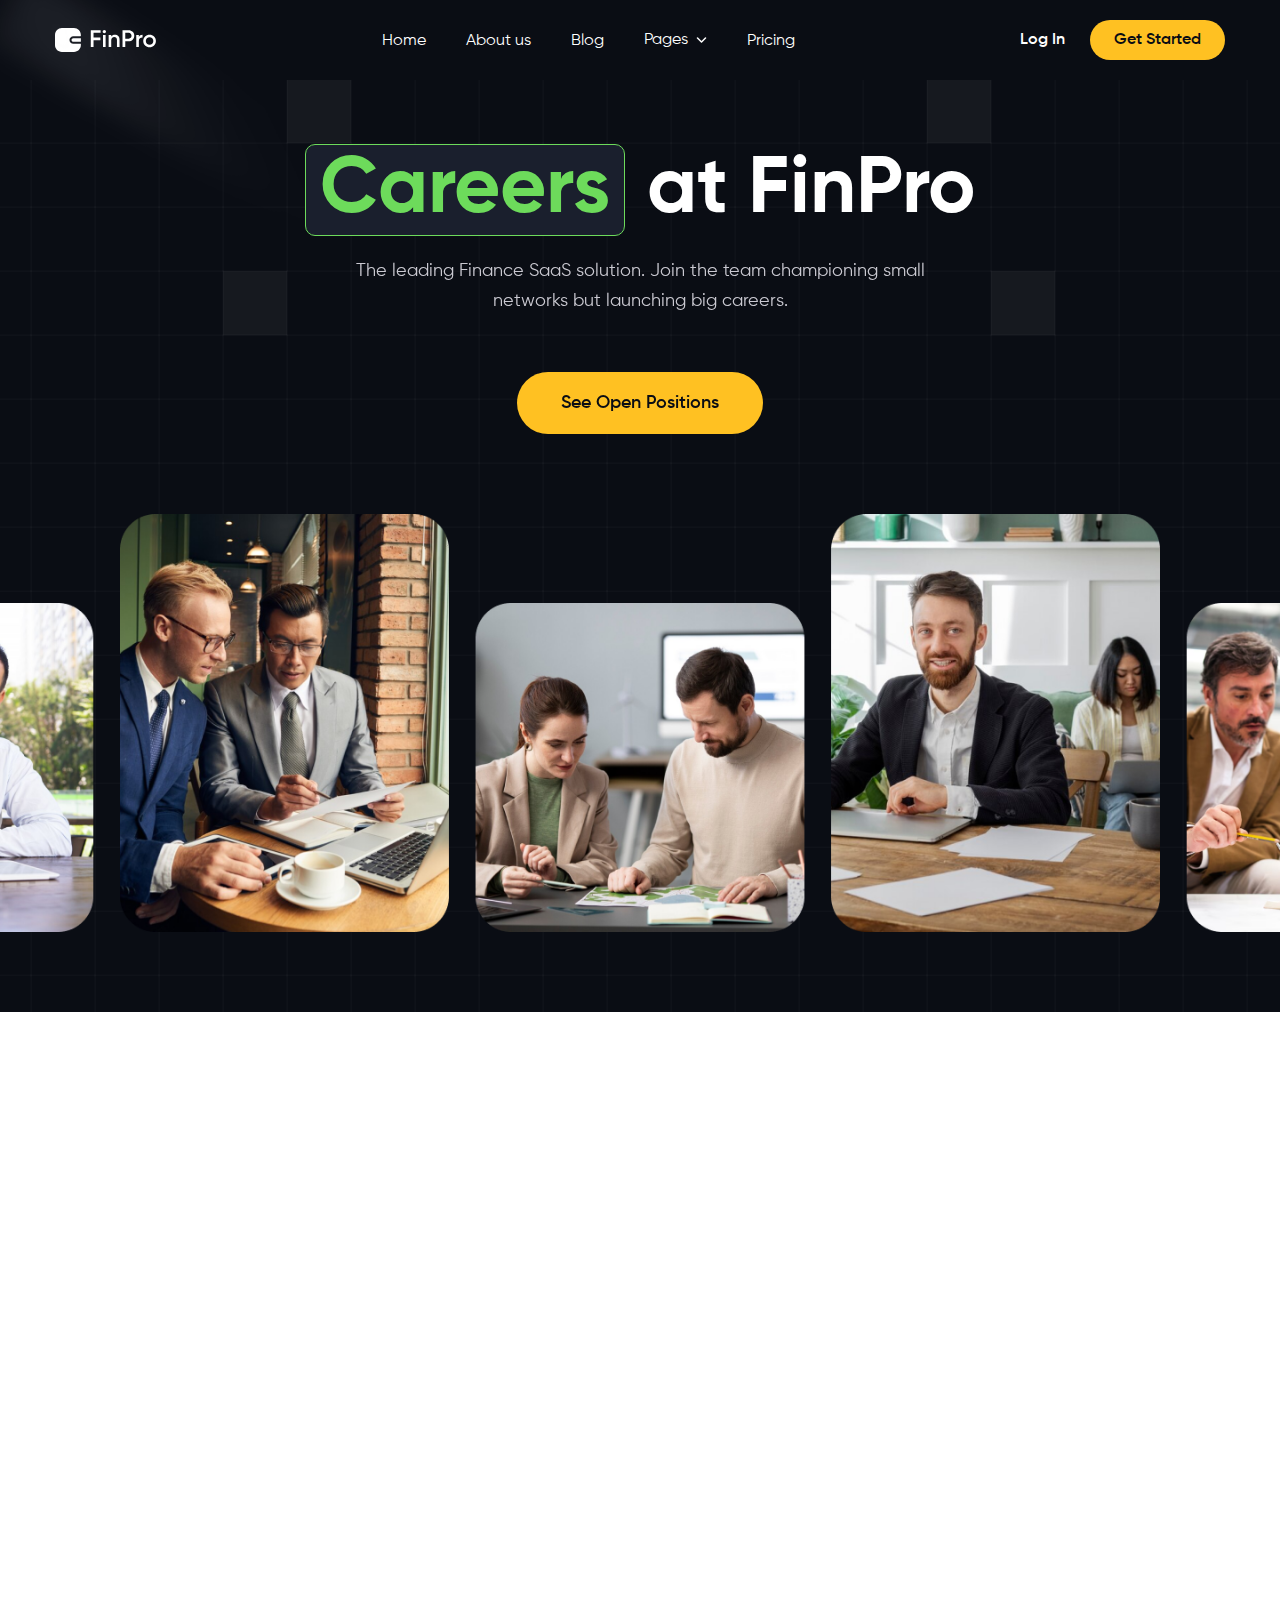
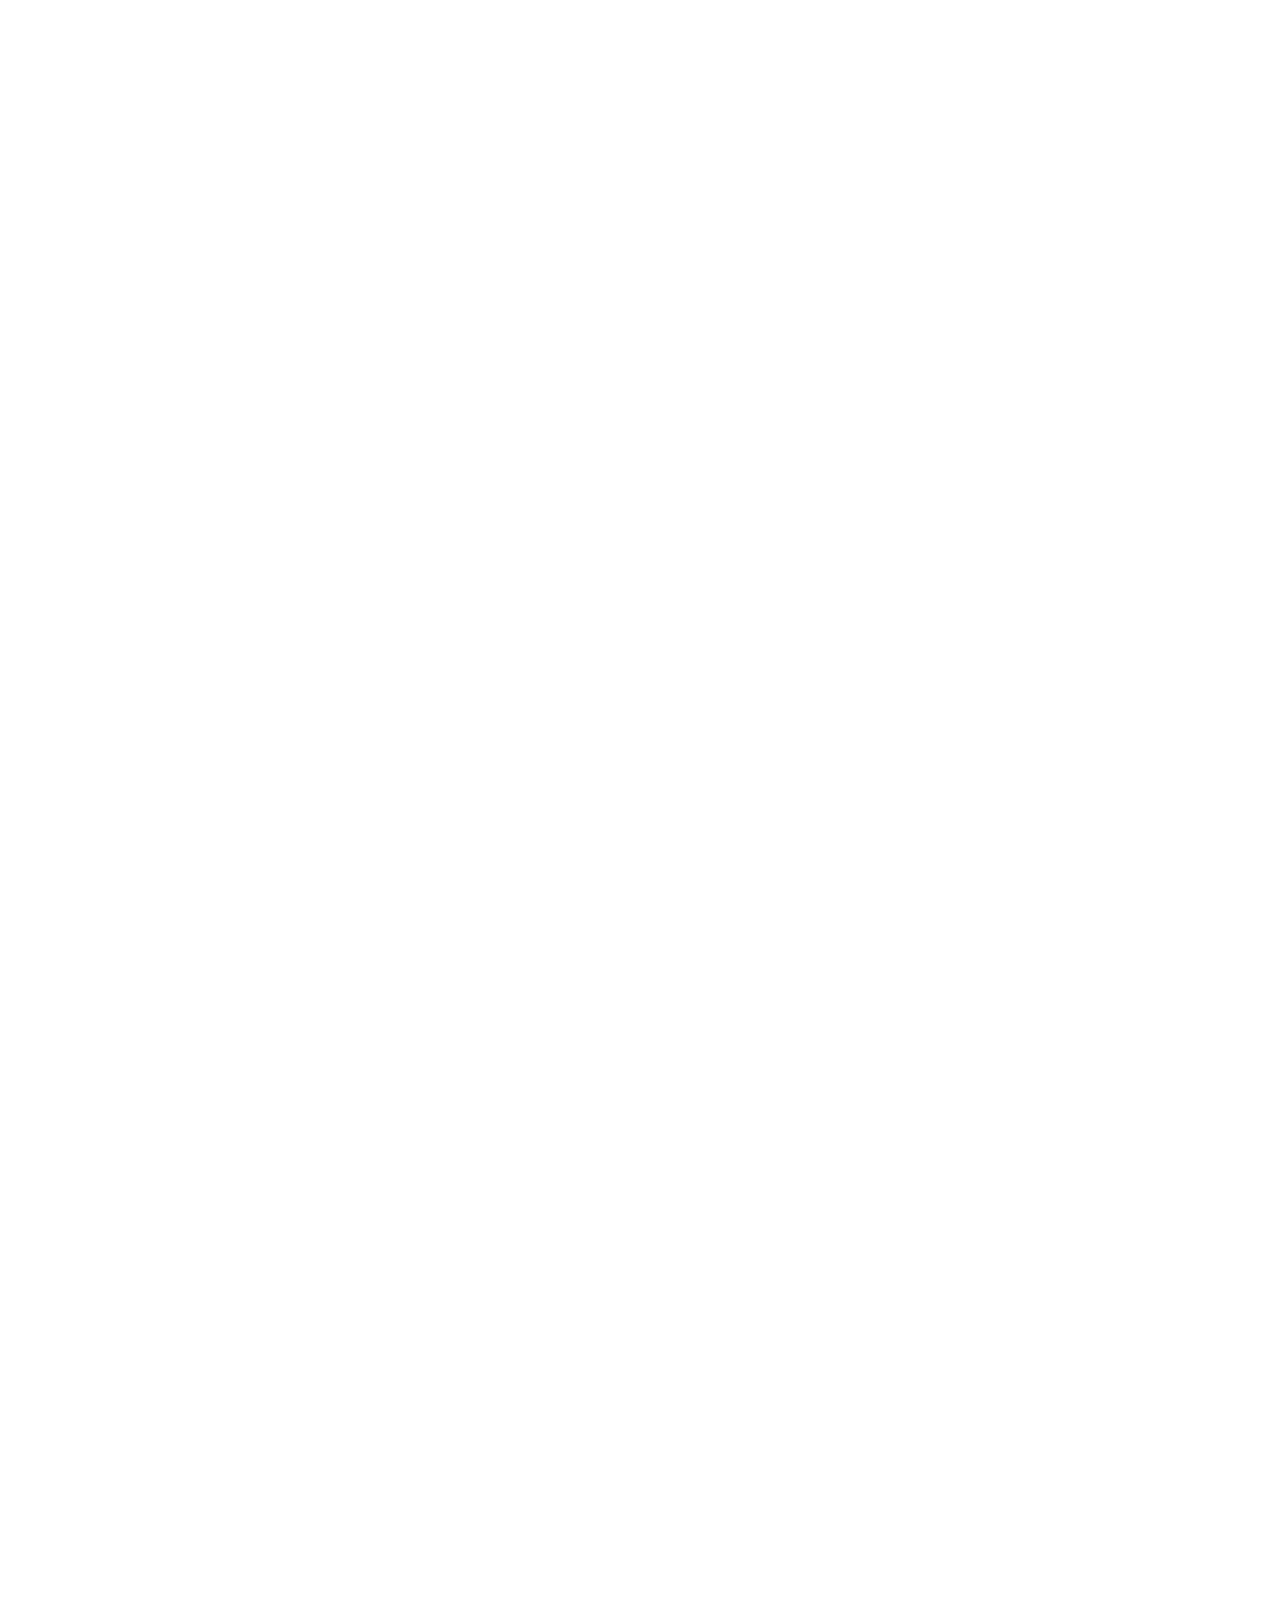
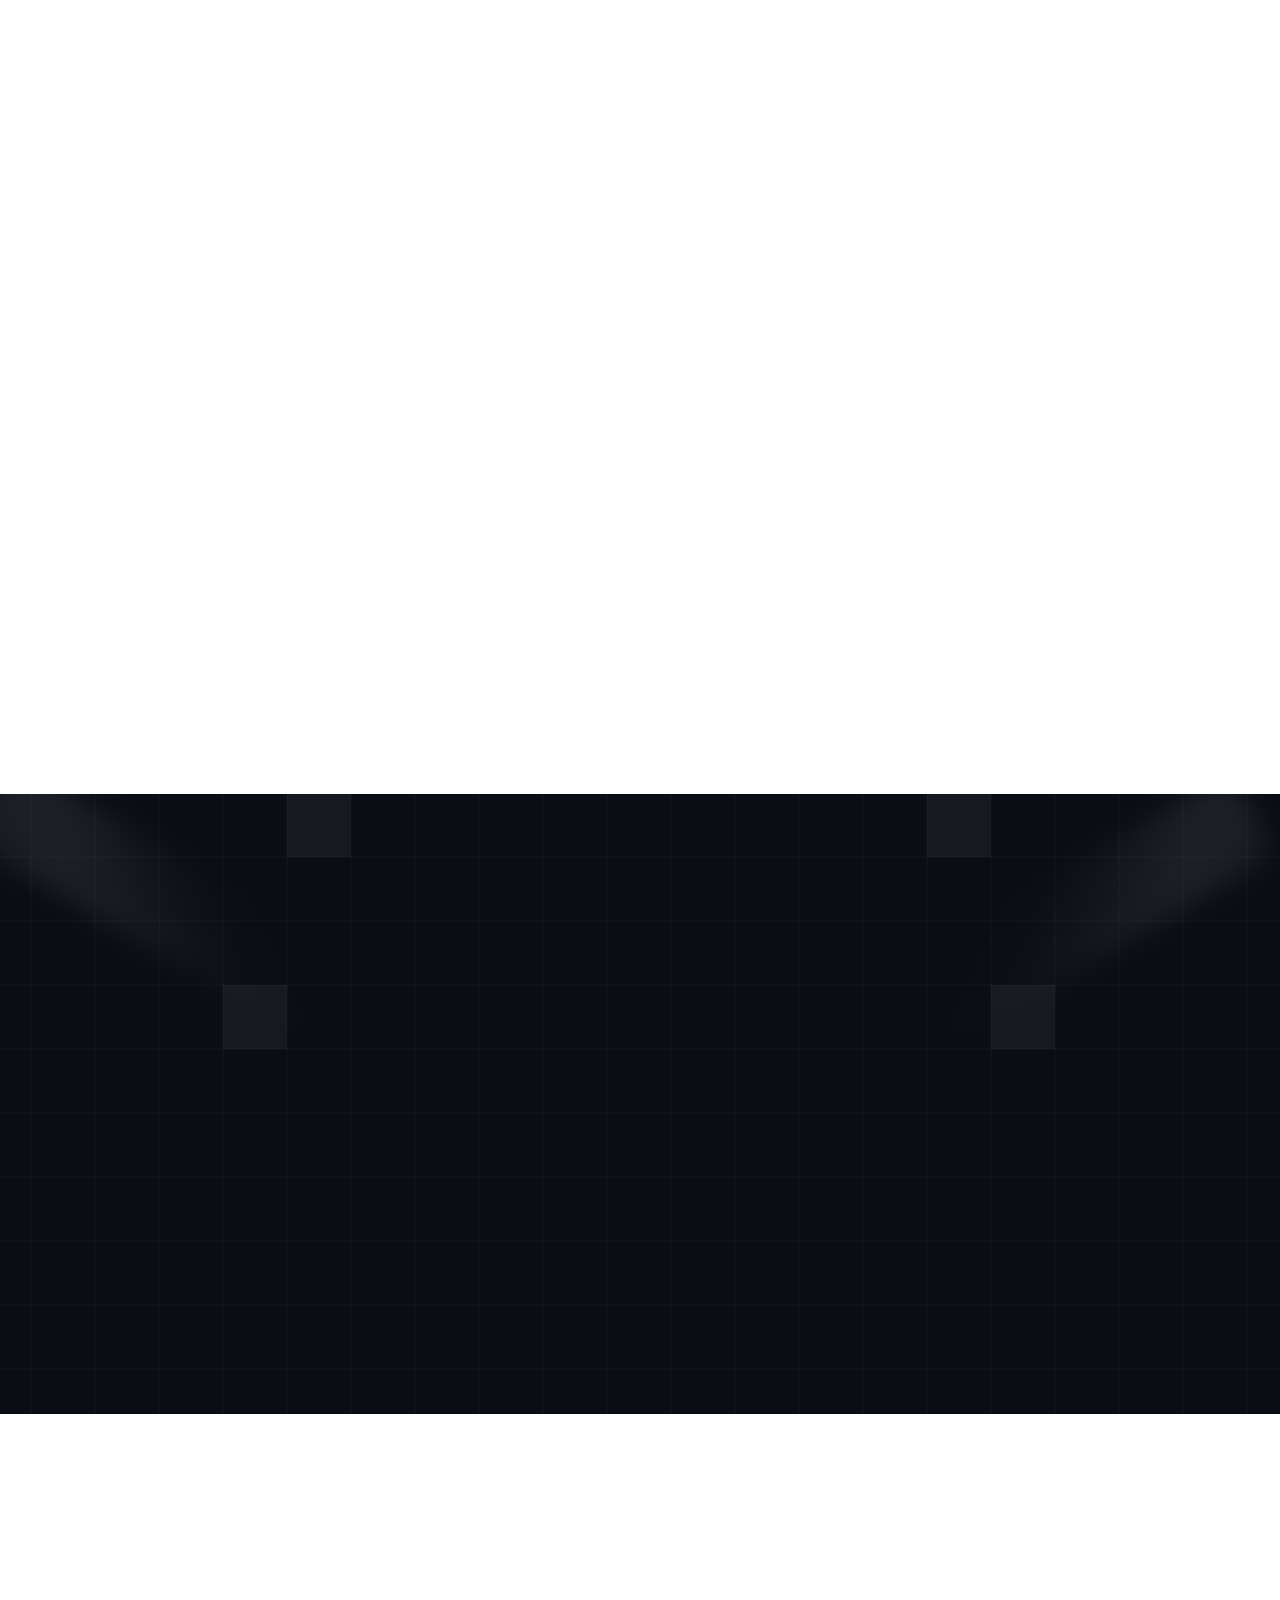
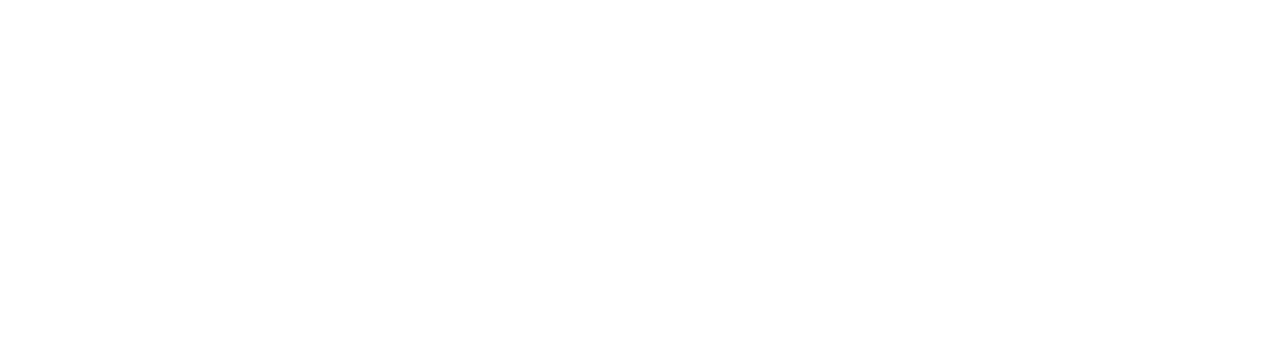
<file: career.html>
<!DOCTYPE html>
<html lang="en">
<head>
    <meta charset="UTF-8">
    <link rel="icon" type="image/svg+xml" href="/assets/img/fav-icon.svg" />
    <meta name="viewport" content="width=device-width, initial-scale=1.0">
    <!-- Main Title -->
    <title>FinPro || Career Page</title>
    <!-- Main CSS -->
    <link rel="stylesheet" href="assets/css/main.css">
    <!-- AOS Animation CSS -->
    <link rel="stylesheet" href="assets/css/aos.css">
</head>
<body>
    <!-- Header Area Start Here -->
    <header class=" xl:px-0 px-4 md:bg-primaryColor lg:static absolute left-0 right-0 z-10">
        <div class="container">
            <nav x-data="{ open: false }" class="">
                <div class="flex justify-between py-5 items-center">
                    <div>
                        <a class="flex gap-2 items-center" href="index.html">
                            <img class=" flex-shrink-0" src="assets/img/logo.svg" alt="logo">
                        </a>
                    </div>
                    <!-- Menu button for mobile -->
                    <div class="-mr-2 flex items-center lg:hidden">
                        <button @click="open = !open" class="text-gray-300 hover:text-white focus:outline-none">
                            <svg class="w-6 h-6" fill="none" viewBox="0 0 24 24" stroke="white">
                            <path x-show="!open" stroke-linecap="round" stroke-linejoin="round" stroke-width="2"
                                d="M4 6h16M4 12h16m-7 6h7"></path>
                            <path x-show="open" stroke-linecap="round" stroke-linejoin="round" stroke-width="2"
                                d="M6 18L18 6M6 6l12 12" fill="white"></path>
                            </svg>
                        </button>
                    </div>

                    <!-- Desktop menu -->
                    <div class="hidden lg:block" x-data="{ open: false }">
                        <ul class="flex list-none">
                            <li><a href="index.html" class="text-base font-Gilroy no-underline font-normal text-white hover:text-hoverBg hover:transition hover:ease-in-out hover:duration-500">Home</a></li>
                            <li><a href="about.html" class="text-base font-Gilroy no-underline font-normal text-white hover:text-hoverBg hover:transition hover:ease-in-out hover:duration-500 pl-10">About us</a></li>
                            <li><a href="blog.html" class="text-base font-Gilroy no-underline font-normal text-white hover:text-hoverBg hover:transition hover:ease-in-out hover:duration-500 pl-10">Blog</a></li>
                            <li class="group flex items-center relative" x-data="{ open: false }" @mouseenter="open = true" @mouseleave="open = false">
                                <a href="#" onclick="event.preventDefault()" class="inline-flex items-center no-underline text-base font-Gilroy font-normal text-white hover:text-hoverBg transition ease-in-out duration-500 pl-10"
                                    @click.prevent="open = !open" :class="{ 'text-LavenderIndigo': open }">
                                    Pages
                                    <svg :class="{ 'rotate-180': open }" class="ml-2 transition-transform duration-200" xmlns="http://www.w3.org/2000/svg" width="11" height="6" fill="none" viewBox="0 0 11 6">
                                        <path d="M1.5 1L5.5 5L9.5 1" stroke="currentColor" stroke-width="1.5" stroke-linecap="round" stroke-linejoin="round"/>
                                    </svg>
                                </a>

                                <!-- Dropdown content  -->
                                <ul id="dropdown" class="absolute left-9 top-6 w-48 py-2 list-none bg-bg rounded-md hidden shadow-2xl z-10 group-hover:block" :class="{ 'block': open, 'hidden': !open }">
                                    <!-- Dropdown items -->
                                    <li>
                                        <a href="blog-details.html" class="text-base font-semibold font-Gilroy block px-5 py-3 text-white hover:text-hoverBg hover:transition hover:ease-in-out hover:duration-500">Blog Page</a>
                                    </li>
                                    <li>
                                        <a href="faq.html" class="text-base font-semibold font-Gilroy block px-5 py-3 text-white hover:text-hoverBg hover:transition hover:ease-in-out hover:duration-500">FAQ</a>
                                    </li>
                                    <li>
                                        <a href="career.html" class="text-base font-semibold font-Gilroy block px-5 py-3 text-white hover:text-hoverBg hover:transition hover:ease-in-out hover:duration-500">Career</a>
                                    </li>
                                    <li>
                                        <a href="contact.html" class="text-base font-semibold font-Gilroy block px-5 py-3 text-white hover:text-hoverBg hover:transition hover:ease-in-out hover:duration-500">Contact</a>
                                    </li>
                                    <li>
                                        <a href="forget-password.html" class="text-base font-semibold font-Gilroy block px-5 py-3 text-white hover:text-hoverBg hover:transition hover:ease-in-out hover:duration-500">Forget Password</a>
                                    </li>
                                    <li>
                                        <a href="404.html" class="text-base font-semibold font-Gilroy block px-5 py-3 text-white hover:text-hoverBg hover:transition hover:ease-in-out hover:duration-500">404 Page</a>
                                    </li>
                                </ul>
                            </li>
                            <li><a href="pricing.html" class="text-base font-Gilroy font-normal text-white hover:text-hoverBg hover:transition hover:ease-in-out hover:duration-500 pl-10">Pricing</a></li>
                        </ul>
                    </div>
                    <div class="hidden lg:block">
                        <a href="sign-in.html" class="no-underline font-Gilroy text-base font-semibold text-white hover:text-hoverBg hover:transition hover:ease-in-out hover:duration-500">Log In</a>
                        <a href="sign-up.html" class="inline-block no-underline text-base font-semibold font-Gilroy text-primaryColor px-6 py-2 bg-BtnBg  rounded-100 ml-5 hover:bg-hoverBg hover:text-white hover:transition hover:ease-in-out hover:duration-500">Get Started</a>
                    </div>
                </div>
                
                <div x-show="open" 
                x-transition:enter="transition ease-out duration-500"
                x-transition:enter-start="opacity-0 transform -translate-y-2"
                x-transition:enter-end="opacity-100 transform translate-y-0"
                x-transition:leave="transition ease-in duration-500"
                x-transition:leave-start="opacity-100 transform translate-y-0"
                x-transition:leave-end="opacity-0 transform -translate-y-0"
                class="lg:hidden transition-opacity transition-height duration-500 ease-in-out overflow-hidden absolute inset-x-0 z-auto bg-primaryColor">
                    <div class="px-6 py-6 flex justify-between flex-col">
                        <div>
                            <ul class="dropdown flex flex-wrap flex-col md:justify-center justify-start">
                                <li class="pb-5 lg:px-0 md:px-5"><a href="index.html" class="text-base font-Gilroy font-normal text-white hover:text-hoverBg hover:transition hover:ease-in-out hover:duration-500">Home</a></li>
                                <li class="pb-5 lg:px-0 md:px-5"><a href="about.html" class="text-base font-Gilroy font-normal text-white hover:text-hoverBg hover:transition hover:ease-in-out hover:duration-500">About us</a></li>
                                <li class="pb-5 lg:px-0 md:px-5"><a href="blog.html" class="text-base font-Gilroy font-normal text-white hover:text-hoverBg hover:transition hover:ease-in-out hover:duration-500">Blog</a></li>
                                <li onclick="toggleDropdown()" class="relative group pb-5 lg:px-0 md:px-5" id="dropdownBtn">
                                    <div class="flex justify-between items-center">
                                        <a href="#" onclick="event.preventDefault()" class="group inline-flex pr-2 text-base font-Gilroy font-normal text-white hover:text-hoverBg hover:transition hover:ease-in-out hover:duration-500">Page</a>
                                        <svg class="cursor-pointer" xmlns="http://www.w3.org/2000/svg" width="11" height="6" viewBox="0 0 11 6" fill="none">
                                            <path d="M1.5 1L5.5 5L9.5 1" stroke="white" class="group-hover:stroke-hoverBg" stroke-width="1.5" stroke-linecap="round" stroke-linejoin="round"/>
                                        </svg>
                                    </div>
                                    <!-- Dropdown content -->
                                    <ul id="dropdownMenu" class="w-full mt-5 bg-bg rounded-md shadow-2xl hidden py-4 group-hover:block">
                                        <!-- Dropdown items -->
                                        <li><a href="blog-details.html" class="text-base font-normal font-Gilroy block px-5 py-3 text-white hover:text-hoverBg hover:transition hover:ease-in-out hover:duration-500">Blog Page</a></li>
                                        <li><a href="faq.html" class="text-base font-normal font-Gilroy block px-5 py-3 text-white hover:text-hoverBg hover:transition hover:ease-in-out hover:duration-500">FAQ</a></li>
                                        <li><a href="career.html" class="text-base font-normal font-Gilroy block px-5 py-3 text-white hover:text-hoverBg hover:transition hover:ease-in-out hover:duration-500">Career</a></li>
                                        <li><a href="contact.html" class="text-base font-normal font-Gilroy block px-5 py-3 text-white hover:text-hoverBg hover:transition hover:ease-in-out hover:duration-500">Contact Us</a></li>
                                        <li><a href="forget-password.html" class="text-base font-normal font-Gilroy block px-5 py-3 text-white hover:text-hoverBg hover:transition hover:ease-in-out hover:duration-500">Forget Password</a></li>
                                        <li><a href="404.html" class="text-base font-normal font-Gilroy block px-5 py-3 text-white hover:text-hoverBg hover:transition hover:ease-in-out hover:duration-500">404 Page</a></li>
                                    </ul>
                                </li>
                                <li class="lg:px-0 md:px-5"><a href="pricing.html" class="text-base font-Gilroy font-normal text-white hover:text-hoverBg hover:transition hover:ease-in-out hover:duration-500">Pricing</a></li>
                            </ul>
                        </div>
                        <div class="pt-10 md:block hidden mx-0 md:mx-auto">
                            <a href="sign-in.html" class="text-base font-semibold font-Gilroy text-white hover:text-hoverBg hover:transition hover:ease-in-out hover:duration-300">Log In</a>
                            <a href="sign-up.html" class="text-base font-semibold inline-block font-Gilroy text-primaryColor px-6 py-2 bg-BtnBg rounded-100 ml-8 hover:bg-hoverBg hover:text-white hover:transition hover:ease-in-out hover:duration-500">Get Started</a>
                        </div>
                    </div>
                </div>
            </nav>
        </div>
    </header>
    <!-- Header Area End Here -->

    <!-- Banner Area Start Here -->
    <section class="bg-bg-line h-auto bg-primaryColor bg-cover relative lg:pt-16 pt-28 xl:bg-top bg-bottom">
        <div class="absolute bg-bg-blur2 h-20 md:w-513 w-full lg:top-[13.45px] top-[68px] md:top-[133px] lg:-left-[26.93px] md:-left-[55px] -left-[59px] rotate-[30deg] blur-md"></div>
        <div class="container">
            <div
                data-aos="fade-up"
                data-aos-duration="1000"
                data-aos-offset="20"
                data-aos-once="true"
                class="lg:w-970 w-full mx-auto xl:px-0 px-4">
                <h1 class="font-Gilroy text-center font-bold lg:text-8xl md:text-7xl text-4.5xl lg:leading-20 md:leading-21 leading-13 text-white"><span class="lg:w-80 md:w-auto w-40 md:h-auto h-14 inline-block text-hoverBg border border-hoverBg bg-bg rounded-120 mr-0.5">Careers</span> at FinPro</h1>
                <p class="md:w-570 w-full mx-auto text-center text-font font-Gilroy font-normal md:text-lg text-base md:leading-8 leading-7 pt-5">The leading Finance SaaS solution. Join the team championing small networks but launching big careers.</p>
                <div class="text-center lg:mt-14 mt-8">
                    <a href="#job-area" class="text-lg font-semibold leading-8 md:inline-block block font-Gilroy text-primaryColor px-11 py-4 bg-BtnBg rounded-100 hover:bg-hoverBg hover:text-white hover:transition hover:ease-in-out hover:duration-500">See Open Positions</a>
                </div>
            </div>
        </div>
        <div
        data-aos="fade-up"
        data-aos-duration="1000"
        data-aos-offset="20"
        data-aos-once="true"
        class="lg:py-20 py-10">
            <img class="w-full" src="assets/img/career/career-banner.png" alt="">
        </div>
    </section>
    <!-- Banner Area End Here -->

    <!-- Finance Area Start Here -->
    <section class="lg:mt-24 mt-10">
        <div class="container">
            <div class="flex lg:flex-row flex-col justify-between xl:px-0 px-4">
                <div
                data-aos="fade-up"
                data-aos-duration="1000"
                data-aos-offset="20"
                data-aos-once="true"
                class="lg:w-570 w-auto">
                    <h4 class="font-Gilroy lg:text-7xl text-4.5xl lg:leading-18 leading-13 text-primaryColor font-bold">Transforming the <span class="lg:w-60 md:w-auto w-40 text-center inline-block bg-borderBg text-border border border-border rounded-120">Finance</span> Industry</h4>
                </div>
                    <div
                    data-aos="fade-up"
                    data-aos-duration="1000"
                    data-aos-offset="20"
                    data-aos-once="true"
                    class="lg:w-530 w-auto lg:mt-0 mt-10">
                    <p class="font-Gilroy font-normal text-lg leading-8 text-secondaryColor">
                        Welcome to FinPro, where we are transforming the finance industry with cutting-edge SaaS solutions. Our mission is to empower businesses with innovative financial tools that drive efficiency, accuracy, and growth. We are a team of passionate professionals who thrive on solving complex challenges and delivering excellence.
                    </p>
                    <p class="pt-10 font-Gilroy font-normal text-lg leading-8 text-secondaryColor">
                        If you share our vision and are eager to make a meaningful impact, we invite you to explore the exciting career opportunities at FinTech Innovators.
                    </p>
                    <p id="hidden-paragraph" class="pt-10 font-Gilroy font-normal text-lg leading-8 text-secondaryColor" style="display: none;">
                        Our vision is to revolutionize the finance industry with our cutting-edge SaaS platform. We're a team of passionate problem-solvers, dedicated to creating innovative solutions that empower businesses and individuals to make smarter financial decisions.
                    </p>
                    <a href="#" id="show-more-btn" class="mt-10 text-lg font-semibold leading-8 md:inline-block block text-center font-Gilroy text-primaryColor px-11 py-4 bg-BtnBg rounded-100 hover:bg-hoverBg hover:text-white hover:transition hover:ease-in-out hover:duration-500">Show More</a>
                </div>
            </div>
        </div>
    </section>
    <!-- Finance Area End Here -->

    <!-- Joining Area Start Here -->
    <section class="lg:mt-32 mt-16 xl:px-0 px-4">
        <div class="container">
            <div
            data-aos="fade-up"
            data-aos-duration="1000"
            data-aos-offset="20"
            data-aos-once="true"
            class="lg:w-570 w-auto mx-auto">
                <h4 class="font-Gilroy lg:text-7xl text-4.5xl lg:leading-18 leading-13 text-primaryColor font-bold text-center">The Perks of <span class="lg:w-52 md:w-auto w-36 text-center inline-block bg-borderBg text-border border border-border rounded-120">Joining</span> FinPro</h4>
            </div>
            <div class="lg:mt-20 mt-10 grid md:grid-cols-2 grid-cols-1 gap-8">
                <div
                data-aos="fade-up"
                data-aos-duration="1000"
                data-aos-offset="20"
                data-aos-once="true"
                class="bg-lightGray md:p-8 p-5 rounded-30 hover:bg-BtnBg hover:transition-transform hover:ease-in-out hover:duration-500">
                    <span class="w-14 h-14 bg-white border border-divided block text-center py-3 rounded-full font-Gilroy font-semibold text-lg leading-8">1</span>
                    <h4 class="font-Gilroy md:text-4xl text-3xl leading-12 text-primaryColor pt-5 font-bold">Innovative Environment</h4>
                    <p class="font-Gilroy font-normal text-lg leading-8 text-secondaryColor pt-5">At FinPro, we foster a culture of creativity and continuous improvement. You'll work alongside some of the brightest minds in finance and technology, leveraging the latest advancements to develop solutions that redefine the financial landscape.</p>
                </div>
                <div
                data-aos="fade-up"
                data-aos-duration="1000"
                data-aos-offset="20"
                data-aos-once="true"
                class="bg-lightGray md:p-8 p-5 rounded-30 hover:bg-BtnBg hover:transition-transform hover:ease-in-out hover:duration-500">
                    <span class="w-14 h-14 bg-lightGray border border-divided block text-center py-3 rounded-full font-Gilroy font-semibold text-lg leading-8">2</span>
                    <h4 class="font-Gilroy md:text-4xl text-3xl leading-12 text-primaryColor pt-5 font-bold">Growth Opportunities</h4>
                    <p class="font-Gilroy font-normal text-lg leading-8 text-secondaryColor pt-5">We believe in investing in our people. From professional development programs to mentorship opportunities, we provide the resources and support you need to grow your career and achieve your goals.</p>
                </div>
                <div
                data-aos="fade-up"
                data-aos-duration="1000"
                data-aos-offset="20"
                data-aos-once="true"
                class="bg-lightGray md:p-8 p-5 rounded-30 hover:bg-BtnBg hover:transition-transform hover:ease-in-out hover:duration-500">
                    <span class="w-14 h-14 bg-white border border-divided block text-center py-3 rounded-full font-Gilroy font-semibold text-lg leading-8">3</span>
                    <h4 class="font-Gilroy md:text-4xl text-3xl leading-12 text-primaryColor pt-5 font-bold">Collaborative Culture</h4>
                    <p class="font-Gilroy font-normal text-lg leading-8 text-secondaryColor pt-5">Collaboration is at the heart of what we do. Our open and inclusive environment encourages teamwork and the sharing of ideas. We believe that diverse perspectives lead to better solutions and a stronger company.</p>
                </div>
                <div
                data-aos="fade-up"
                data-aos-duration="1000"
                data-aos-offset="20"
                data-aos-once="true"
                class="bg-lightGray md:p-8 p-5 rounded-30 hover:bg-BtnBg hover:transition-transform hover:ease-in-out hover:duration-500">
                    <span class="w-14 h-14 bg-white border border-divided block text-center py-3 rounded-full font-Gilroy font-semibold text-lg leading-8">4</span>
                    <h4 class="font-Gilroy md:text-4xl text-3xl leading-12 text-primaryColor pt-5 font-bold">Competitive Benefits</h4>
                    <p class="font-Gilroy font-normal text-lg leading-8 text-secondaryColor pt-5">We offer a comprehensive benefits package that includes competitive salaries, health insurance, retirement plans, and other perks designed to enhance your work-life balance and well-being.</p>
                </div>
            </div>
        </div>
    </section>
    <!-- Joining Area End Here -->


    <!-- Job Area Start Here -->
    <section id="job-area" class="lg:mt-32 mt-16 xl:px-0 px-4">
        <div class="container">
            <div
                data-aos="fade-up"
                data-aos-duration="1000"
                data-aos-offset="20"
                data-aos-once="true"
            class="">
                <h4 class="font-Gilroy lg:text-7xl text-4.2xl lg:leading-18 leading-13 text-primaryColor font-bold md:text-left text-center">Opening <span class="lg:w-64 md:w-auto w-36 text-center inline-block bg-borderBg text-border border border-border rounded-120"> Positions</span></h4>
            </div>
            <div data-aos="fade-up" data-aos-duration="1000" data-aos-offset="20" data-aos-once="true" class="lg:w-[795px] w-auto flex flex-wrap gap-5 mt-10">
                <a href="#" id="all-link" data-section="all" class="department-button md:w-fit w-full text-lg font-semibold leading-8 md:inline-block block text-center font-Gilroy text-primaryColor px-11 py-4 bg-lightGray rounded-full">All Department</a>
                <a href="#" id="design-link" data-section="design" class="department-button md:w-fit w-full text-lg font-semibold leading-8 md:inline-block block text-center font-Gilroy text-primaryColor px-11 py-4 bg-lightGray rounded-full">Design</a>
                <a href="#" id="development-link" data-section="development" class="department-button md:w-fit w-full text-lg font-semibold leading-8 md:inline-block block text-center font-Gilroy text-primaryColor px-11 py-4 bg-lightGray rounded-full">Development</a>
                <a href="#" id="marketing-link" data-section="marketing" class="department-button md:w-fit w-full text-lg font-semibold leading-8 md:inline-block block text-center font-Gilroy text-primaryColor px-11 py-4 bg-lightGray rounded-full">Marketing</a>
            </div>
            <div data-aos="fade-up" data-aos-duration="1000" data-aos-offset="20" data-aos-once="true" class="mt-20">
                <div id="all" class="collapsible block">
                    <div>
                        <h4 class="font-Gilroy font-bold text-3xl leading-11 text-primaryColor">Design <span class="ml-2 w-11 h-11 rounded-full bg-lightGray text-primaryColor inline-block text-lg leading-8 font-semibold py-2 px-3.5">3</span></h4>
                        <div class="flex justify-between md:flex-row flex-col mt-10 border-t border-t-divided py-5">
                            <h4 class="md:w-370 w-auto font-Gilroy font-semibold text-lg leading-8 text-primaryColor underline">Sr UI/UX Designer</h4>
                            <p class="md:w-370 w-auto font-Gilroy font-normal text-lg leading-8 text-secondaryColor md:text-left md:pt-0 pt-5">Remote (USA)</p>
                            <p class="md:w-370 w-auto font-Gilroy font-normal text-lg leading-8 text-secondaryColor lg:text-right text-left md:pt-0 pt-5">Full-time</p>
                        </div>
                        <div class="flex justify-between md:flex-row flex-col border-t border-t-divided py-5">
                            <h4 class="md:w-370 w-auto font-Gilroy font-semibold text-lg leading-8 text-primaryColor">Web Designer</h4>
                            <p class="md:w-370 w-auto font-Gilroy font-normal text-lg leading-8 text-secondaryColor text-left md:pt-0 pt-5">Remote (Canada)</p>
                            <p class="md:w-370 w-auto font-Gilroy font-normal text-lg leading-8 text-secondaryColor lg:text-right text-left md:pt-0 pt-5">Full-time</p>
                        </div>
                        <div class="flex justify-between md:flex-row flex-col border-t border-t-divided border-b border-b-divided py-5">
                            <h4 class="md:w-370 w-auto font-Gilroy font-semibold text-lg leading-8 text-primaryColor">Graphics Designer</h4>
                            <p class="md:w-370 w-auto font-Gilroy font-normal text-lg leading-8 text-secondaryColor md:text-left md:pt-0 pt-5">Remote (London)</p>
                            <p class="md:w-370 w-auto font-Gilroy font-normal text-lg leading-8 text-secondaryColor lg:text-right text-left md:pt-0 pt-5">Full-time</p>
                        </div>
                    </div>
                    <div class="md:mt-20 mt-10">
                        <h4 class="font-Gilroy font-bold text-3xl leading-11 text-primaryColor">Development <span class="ml-2 w-11 h-11 rounded-full bg-lightGray text-primaryColor inline-block text-lg leading-8 font-semibold py-2 px-3.5">2</span></h4>
                        <div class="flex justify-between md:flex-row flex-col mt-10 border-t border-t-divided py-5">
                            <h4 class="md:w-370 w-auto font-Gilroy font-semibold text-lg leading-8 text-primaryColor">Senior Software Engineer</h4>
                            <p class="md:w-370 w-auto font-Gilroy font-normal text-lg leading-8 text-secondaryColor md:text-left md:pt-0 pt-5">Remote (USA)</p>
                            <p class="md:w-370 w-auto font-Gilroy font-normal text-lg leading-8 text-secondaryColor lg:text-right text-left md:pt-0 pt-5">Full-time</p>
                        </div>
                        <div class="flex justify-between md:flex-row flex-col border-t border-b border-t-divided border-b-divided py-5">
                            <h4 class="md:w-370 w-auto font-Gilroy font-semibold text-lg leading-8 text-primaryColor">Flutter Developer</h4>
                            <p class="md:w-370 w-auto font-Gilroy font-normal text-lg leading-8 text-secondaryColor md:text-left md:pt-0 pt-5">Remote (Canada)</p>
                            <p class="md:w-370 w-auto font-Gilroy font-normal text-lg leading-8 text-secondaryColor lg:text-right text-left md:pt-0 pt-5">Full-time</p>
                        </div>
                    </div>
                    <div class="md:mt-20 mt-10">
                        <h4 class="font-Gilroy font-bold text-3xl leading-11 text-primaryColor">Marketing <span class="ml-2 w-11 h-11 rounded-full bg-lightGray text-primaryColor inline-block text-lg leading-8 font-semibold py-2 px-3.5">2</span></h4>
                        <div class="flex justify-between md:flex-row flex-col mt-10 border-t border-t-divided py-5">
                            <h4 class="md:w-370 w-auto font-Gilroy font-semibold text-lg leading-8 text-primaryColor">Content Writer</h4>
                            <p class="md:w-370 w-auto font-Gilroy font-normal text-lg leading-8 text-secondaryColor md:text-left md:pt-0 pt-5">Remote (Canada)</p>
                            <p class="md:w-370 w-auto font-Gilroy font-normal text-lg leading-8 text-secondaryColor lg:text-right text-left md:pt-0 pt-5">Full-time</p>
                        </div>
                        <div class="flex justify-between md:flex-row flex-col border-t border-b border-t-divided border-b-divided py-5">
                            <h4 class="md:w-370 w-auto font-Gilroy font-semibold text-lg leading-8 text-primaryColor">Good Ad Specialists</h4>
                            <p class="md:w-370 w-auto font-Gilroy font-normal text-lg leading-8 text-secondaryColor md:text-left md:pt-0 pt-5">Remote (London)</p>
                            <p class="md:w-370 w-auto font-Gilroy font-normal text-lg leading-8 text-secondaryColor lg:text-right text-left md:pt-0 pt-5">Full-time</p>
                        </div>
                    </div>
                </div>
                <div id="design" class="collapsible hidden">
                    <h4 class="font-Gilroy font-bold text-3xl leading-11 text-primaryColor">Design <span class="ml-2 w-11 h-11 rounded-full bg-lightGray text-primaryColor inline-block text-lg leading-8 font-semibold py-2 px-3.5">3</span></h4>
                    <div class="flex justify-between md:flex-row flex-col mt-10 border-t border-t-divided py-5">
                        <h4 class="md:w-370 w-auto font-Gilroy font-semibold text-lg leading-8 text-primaryColor underline">Sr UI/UX Designer</h4>
                        <p class="md:w-370 w-auto font-Gilroy font-normal text-lg leading-8 text-secondaryColor md:text-left md:pt-0 pt-5">Remote (USA)</p>
                        <p class="md:w-370 w-auto font-Gilroy font-normal text-lg leading-8 text-secondaryColor lg:text-right text-left md:pt-0 pt-5">Full-time</p>
                    </div>
                    <div class="flex justify-between md:flex-row flex-col border-t border-t-divided py-5">
                        <h4 class="md:w-370 w-auto font-Gilroy font-semibold text-lg leading-8 text-primaryColor">Web Designer</h4>
                        <p class="md:w-370 w-auto font-Gilroy font-normal text-lg leading-8 text-secondaryColor text-left md:pt-0 pt-5">Remote (Canada)</p>
                        <p class="md:w-370 w-auto font-Gilroy font-normal text-lg leading-8 text-secondaryColor lg:text-right text-left md:pt-0 pt-5">Full-time</p>
                    </div>
                    <div class="flex justify-between md:flex-row flex-col border-t border-t-divided border-b border-b-divided py-5">
                        <h4 class="md:w-370 w-auto font-Gilroy font-semibold text-lg leading-8 text-primaryColor">Graphics Designer</h4>
                        <p class="md:w-370 w-auto font-Gilroy font-normal text-lg leading-8 text-secondaryColor md:text-left md:pt-0 pt-5">Remote (London)</p>
                        <p class="md:w-370 w-auto font-Gilroy font-normal text-lg leading-8 text-secondaryColor lg:text-right text-left md:pt-0 pt-5">Full-time</p>
                    </div>
                </div>
                <div id="development" class="collapsible hidden md:mt-20 mt-10">
                    <h4 class="font-Gilroy font-bold text-3xl leading-11 text-primaryColor">Development <span class="ml-2 w-11 h-11 rounded-full bg-lightGray text-primaryColor inline-block text-lg leading-8 font-semibold py-2 px-3.5">2</span></h4>
                    <div class="flex justify-between md:flex-row flex-col mt-10 border-t border-t-divided py-5">
                        <h4 class="md:w-370 w-auto font-Gilroy font-semibold text-lg leading-8 text-primaryColor">Senior Software Engineer</h4>
                        <p class="md:w-370 w-auto font-Gilroy font-normal text-lg leading-8 text-secondaryColor md:text-left md:pt-0 pt-5">Remote (USA)</p>
                        <p class="md:w-370 w-auto font-Gilroy font-normal text-lg leading-8 text-secondaryColor lg:text-right text-left md:pt-0 pt-5">Full-time</p>
                    </div>
                    <div class="flex justify-between md:flex-row flex-col border-t border-b border-t-divided border-b-divided py-5">
                        <h4 class="md:w-370 w-auto font-Gilroy font-semibold text-lg leading-8 text-primaryColor">Flutter Developer</h4>
                        <p class="md:w-370 w-auto font-Gilroy font-normal text-lg leading-8 text-secondaryColor md:text-left md:pt-0 pt-5">Remote (Canada)</p>
                        <p class="md:w-370 w-auto font-Gilroy font-normal text-lg leading-8 text-secondaryColor lg:text-right text-left md:pt-0 pt-5">Full-time</p>
                    </div>
                </div>
                <div id="marketing" class="collapsible hidden md:mt-20 mt-10">
                    <h4 class="font-Gilroy font-bold text-3xl leading-11 text-primaryColor">Marketing <span class="ml-2 w-11 h-11 rounded-full bg-lightGray text-primaryColor inline-block text-lg leading-8 font-semibold py-2 px-3.5">2</span></h4>
                    <div class="flex justify-between md:flex-row flex-col mt-10 border-t border-t-divided py-5">
                        <h4 class="md:w-370 w-auto font-Gilroy font-semibold text-lg leading-8 text-primaryColor">Content Writer</h4>
                        <p class="md:w-370 w-auto font-Gilroy font-normal text-lg leading-8 text-secondaryColor md:text-left md:pt-0 pt-5">Remote (Canada)</p>
                        <p class="md:w-370 w-auto font-Gilroy font-normal text-lg leading-8 text-secondaryColor lg:text-right text-left md:pt-0 pt-5">Full-time</p>
                    </div>
                    <div class="flex justify-between md:flex-row flex-col border-t border-b border-t-divided border-b-divided py-5">
                        <h4 class="md:w-370 w-auto font-Gilroy font-semibold text-lg leading-8 text-primaryColor">Good Ad Specialists</h4>
                        <p class="md:w-370 w-auto font-Gilroy font-normal text-lg leading-8 text-secondaryColor md:text-left md:pt-0 pt-5">Remote (London)</p>
                        <p class="md:w-370 w-auto font-Gilroy font-normal text-lg leading-8 text-secondaryColor lg:text-right text-left md:pt-0 pt-5">Full-time</p>
                    </div>
                </div>
            </div>
        </div>
    </section>
    <!-- Job Area End Here -->
    
    <!-- CTA Area Start Here -->
    <section class="bg-bg-line md:h-620 h-auto relative bg-cover xl:bg-top bg-bottom bg-primaryColor xl:mt-32 md:mt-24 mt-16">
        <div class="absolute bg-bg-blur1 md:w-[500px] w-full h-24 -rotate-[30deg] z-10 md:-right-2 right-0 md:top-24 top-8 blur-md rounded-30"></div>
        <div class="absolute bg-bg-blur2 md:w-[500px] w-full h-24 rotate-[30deg] z-10 md:-left-12 -left-[149px] md:top-20 top-8 blur-md"></div>
        <div class="container">
            <div
                data-aos="fade-up"
                data-aos-duration="1000"
                data-aos-offset="20"
                data-aos-once="true"
            class=" lg:w-870 w-auto mx-auto md:pt-28 pt-16 xl:px-0 px-4">
                <h1 class="font-Gilroy text-center font-bold md:text-7xl text-4.2xl md:leading-18 leading-12 text-white">Unlock <span class="lg:w-60 md:w-auto w-36 inline-block text-hoverBg border border-hoverBg bg-bg rounded-120">Insights</span> and Drive Performance</h1>
                <p class="md:w-570 w-auto mx-auto text-center text-font font-Gilroy font-normal md:text-lg text-base md:leading-8 leading-7 pt-5">The leading Finance SaaS solution tailored to streamline your financial management.</p>
                <div class="md:w-513 w-auto mx-auto flex justify-between items-center bg-bg rounded-80 py-2 pr-2 mt-10">
                    <form class="md:ml-10 ml-5">
                        <input type="text" class="md:w-72 w-auto text-white font-Gilroy bg-transparent  placeholder:text-font placeholder:font-Gilroy placeholder:font-normal focus:outline-none " placeholder="Enter your email">
                    </form>
                    <button class="text-primaryColor font-semibold bg-BtnBg md:py-3.5 py-2 md:px-8 px-5 rounded-40 font-Gilroy hover:bg-hoverBg hover:text-white hover:transition hover:ease-in-out hover:duration-500">Try for Free</button>
                </div>
                <p class="md:w-370 w-auto mx-auto pt-5 text-center text-font font-Gilroy font-normal md:text-base text-sm leading-5 md:pb-0 pb-16">Powerful, yet simple. Tools for everyone. <span class="inline-block text-white font-semibold"> 100% free.</span></p>
            </div>
        </div>
    </section>
    <!-- CTA Area End Here -->

    <!-- Footer Area Start Here -->
    <footer class="md:mt-24 mt-20 md:mb-10 mb-5">
        <div class="container">
            <div
                data-aos="fade-up"
                data-aos-duration="1000"
                data-aos-offset="20"
                data-aos-once="true"
            class="flex flex-wrap lg:flex-row flex-col-reverse justify-between xl:px-0 px-4">
                <div class="lg:w-413 w-auto lg:mt-0 mt-10">
                    <a href="index.html">
                        <img src="assets/img/footer-logo.svg" alt="">
                    </a>
                    <p class="text-secondaryColor pt-5 font-Gilroy font-normal text-lg leading-8">Welcome to FinPro, where financial management meets simplicity and efficiency.</p>
                    <div class="pt-5 flex items-center gap-3">
                        <a href="https://www.facebook.com/" target="_blank">
                            <svg class="group border border-divided bg-white rounded-full hover:bg-primaryColor hover:transition-all hover: ease-in-out hover:duration-500" xmlns="http://www.w3.org/2000/svg" width="36" height="36" viewBox="0 0 36 36" fill="none">
                                <path d="M21.4758 18.8746L21.8908 16.341H19.2968V14.6969C19.2968 14.0039 19.659 13.3279 20.8209 13.3279H22V11.1711C22 11.1711 20.9301 11 19.9069 11C17.7708 11 16.3746 12.2136 16.3746 14.4103V16.3414H14V18.875H16.3746V25H19.2968V18.875L21.4758 18.8746Z" fill="black" class="group-hover:fill-white"/>
                            </svg>
                        </a>
                        
                        <a href="https://www.instagram.com/" target="_blank">
                            <svg class="group border border-divided bg-white rounded-full hover:bg-primaryColor hover:transition-all hover: ease-in-out hover:duration-500" xmlns="http://www.w3.org/2000/svg" width="36" height="36" viewBox="0 0 36 36" fill="none">
                                <path d="M18.0001 11C16.099 11 15.8606 11.0081 15.114 11.0421C14.3689 11.0761 13.86 11.1945 13.4148 11.3675C12.9544 11.5464 12.5641 11.7857 12.1749 12.1749C11.7857 12.564 11.5464 12.9545 11.3675 13.4148C11.1944 13.86 11.0761 14.3689 11.0421 15.114C11.008 15.8606 11 16.099 11 18.0001C11 19.9012 11.008 20.1396 11.0421 20.8863C11.0761 21.6313 11.1944 22.1402 11.3675 22.5854C11.5464 23.0458 11.7858 23.4361 12.1749 23.8253C12.5641 24.2145 12.9544 24.4539 13.4148 24.6328C13.86 24.8058 14.3689 24.9241 15.114 24.9581C15.8606 24.9922 16.099 25.0002 18.0001 25.0002C19.9012 25.0002 20.1396 24.9922 20.8863 24.9581C21.6313 24.9241 22.1402 24.8058 22.5854 24.6328C23.0458 24.4539 23.4361 24.2145 23.8253 23.8253C24.2145 23.4361 24.4539 23.0458 24.6328 22.5854C24.8058 22.1402 24.9241 21.6313 24.9581 20.8863C24.9922 20.1396 25.0002 19.9012 25.0002 18.0001C25.0002 16.099 24.9922 15.8606 24.9581 15.114C24.9241 14.3689 24.8058 13.86 24.6328 13.4148C24.4539 12.9545 24.2145 12.564 23.8253 12.1749C23.4361 11.7857 23.0458 11.5464 22.5854 11.3675C22.1402 11.1945 21.6313 11.0761 20.8863 11.0421C20.1396 11.0081 19.9012 11 18.0001 11ZM18.0001 12.2613C19.8692 12.2613 20.0906 12.2684 20.8288 12.3021C21.5113 12.3332 21.8819 12.4473 22.1286 12.5431C22.4553 12.6701 22.6885 12.8218 22.9335 13.0667C23.1784 13.3117 23.3301 13.5449 23.4571 13.8716C23.553 14.1183 23.667 14.489 23.6981 15.1715C23.7318 15.9096 23.739 16.131 23.739 18.0001C23.739 19.8692 23.7318 20.0906 23.6981 20.8288C23.667 21.5113 23.553 21.8819 23.4571 22.1286C23.3301 22.4553 23.1784 22.6885 22.9335 22.9335C22.6885 23.1784 22.4553 23.3301 22.1286 23.4571C21.8819 23.553 21.5113 23.667 20.8288 23.6981C20.0907 23.7318 19.8694 23.739 18.0001 23.739C16.1309 23.739 15.9095 23.7318 15.1715 23.6981C14.4889 23.667 14.1183 23.553 13.8717 23.4571C13.5449 23.3301 13.3117 23.1784 13.0668 22.9335C12.8218 22.6885 12.6701 22.4553 12.5431 22.1286C12.4473 21.8819 12.3332 21.5113 12.3021 20.8288C12.2684 20.0906 12.2613 19.8692 12.2613 18.0001C12.2613 16.131 12.2684 15.9096 12.3021 15.1715C12.3332 14.4889 12.4473 14.1183 12.5431 13.8717C12.6701 13.5449 12.8218 13.3117 13.0667 13.0668C13.3117 12.8218 13.5449 12.6701 13.8716 12.5431C14.1183 12.4473 14.489 12.3332 15.1715 12.3021C15.9096 12.2684 16.131 12.2613 18.0001 12.2613" fill="black" class="group-hover:fill-white group-hover:transition-all group-hover: ease-in-out group-hover:duration-500"/>
                                <path d="M18.0004 20.3339C16.7117 20.3339 15.667 19.2892 15.667 18.0006C15.667 16.7118 16.7117 15.6672 18.0004 15.6672C19.2891 15.6672 20.3338 16.7118 20.3338 18.0006C20.3338 19.2892 19.2891 20.3339 18.0004 20.3339ZM18.0004 14.4059C16.0151 14.4059 14.4058 16.0152 14.4058 18.0006C14.4058 19.9858 16.0151 21.5952 18.0004 21.5952C19.9857 21.5952 21.5951 19.9858 21.5951 18.0006C21.5951 16.0152 19.9857 14.4059 18.0004 14.4059ZM22.5771 14.2639C22.5771 14.7278 22.201 15.1039 21.7371 15.1039C21.2732 15.1039 20.8971 14.7278 20.8971 14.2639C20.8971 13.7999 21.2732 13.4238 21.7371 13.4238C22.201 13.4238 22.5771 13.7999 22.5771 14.2639Z" fill="black" class="group-hover:fill-white group-hover:transition-all group-hover: ease-in-out group-hover:duration-500"/>
                            </svg>
                        </a>
                        
                        <a href="https://twitter.com/" target="_blank">
                            <svg class="group border border-divided bg-white rounded-full hover:bg-primaryColor hover:transition-all hover: ease-in-out hover:duration-500" xmlns="http://www.w3.org/2000/svg" width="36" height="36" viewBox="0 0 36 36" fill="none">
                                <path d="M25 13.4205C24.4758 13.6655 23.9197 13.8263 23.3503 13.8975C23.9434 13.5226 24.3988 12.9289 24.6132 12.2215C24.0494 12.5744 23.4326 12.823 22.7893 12.9567C22.2654 12.3679 21.5189 12 20.6928 12C19.1065 12 17.8204 13.3564 17.8204 15.0293C17.8204 15.2668 17.8458 15.498 17.8948 15.7198C15.5077 15.5934 13.3913 14.3874 11.9746 12.5545C11.7274 13.002 11.5858 13.5224 11.5858 14.0775C11.5858 15.1285 12.0929 16.0557 12.8635 16.599C12.4074 16.584 11.9613 16.454 11.5625 16.2201C11.5624 16.2328 11.5624 16.2454 11.5624 16.2582C11.5624 17.726 12.5524 18.9504 13.8663 19.2287C13.4434 19.35 12.9997 19.3678 12.5693 19.2806C12.9347 20.4841 13.9955 21.3599 15.2523 21.3845C14.2693 22.1969 13.0308 22.6813 11.6852 22.6813C11.4533 22.6813 11.2247 22.6669 11 22.6389C12.2711 23.4985 13.7809 24 15.4029 24C20.6861 24 23.5751 19.3838 23.5751 15.3807C23.5751 15.2493 23.5723 15.1186 23.5668 14.9887C24.1291 14.56 24.6144 14.0289 25 13.4205Z" fill="black" class="group-hover:fill-white group-hover:transition-all group-hover: ease-in-out group-hover:duration-500"/>
                            </svg>
                        </a>
                        
                        <a href="https://www.linkedin.com/" target="_blank">
                            <svg class="group border border-divided bg-white rounded-full hover:bg-primaryColor hover:transition-all hover: ease-in-out hover:duration-500" xmlns="http://www.w3.org/2000/svg" width="36" height="36" viewBox="0 0 36 36" fill="none">
                                <path fill-rule="evenodd" clip-rule="evenodd" d="M16.2003 15.8783H18.8001V17.1733C19.1746 16.4285 20.135 15.7593 21.5777 15.7593C24.3434 15.7593 25 17.2419 25 19.9621V25H22.2V20.5816C22.2 19.0325 21.8255 18.1589 20.8721 18.1589C19.5498 18.1589 19.0003 19.1004 19.0003 20.5809V25H16.2003V15.8783ZM11.399 24.881H14.199V15.7593H11.399V24.881ZM14.6001 12.785C14.6002 13.0197 14.5537 13.2521 14.4632 13.4686C14.3727 13.6852 14.2401 13.8816 14.073 14.0464C13.7345 14.3828 13.2763 14.5712 12.799 14.57C12.3226 14.5697 11.8654 14.3818 11.5264 14.0471C11.3599 13.8817 11.2278 13.6851 11.1374 13.4685C11.0471 13.2519 11.0004 13.0197 11 12.785C11 12.3111 11.189 11.8575 11.5271 11.5229C11.8658 11.1877 12.3232 10.9998 12.7997 11C13.2771 11 13.7349 11.1883 14.073 11.5229C14.4104 11.8575 14.6001 12.3111 14.6001 12.785Z" fill="black" class="group-hover:fill-white group-hover:transition-all group-hover: ease-in-out group-hover:duration-500"/>
                            </svg>
                        </a>
                    </div>
                </div>
                <div class="grid md:grid-cols-4 grid-cols-2 gap-10 xl:w-620 lg:w-570 w-auto">
                    <div>
                        <h5 class="font-Gilroy font-semibold text-xl leading-8 text-primaryColor">Company</h5>
                        <ul class="mt-5">
                            <li><a href="index.html" class="font-Gilroy font-normal text-base leading-7 text-secondaryColor block hover:text-hoverBg hover:transition-all hover:ease-in-out hover:duration-500">Home</a></li>
                            <li><a href="about.html" class="font-Gilroy font-normal text-base leading-7 text-secondaryColor pt-2 block hover:text-hoverBg hover:transition-all hover:ease-in-out hover:duration-500">About us</a></li>
                            <li><a href="#"  onclick="event.preventDefault()" class="font-Gilroy font-normal text-base leading-7 text-secondaryColor pt-2 block hover:text-hoverBg hover:transition-all hover:ease-in-out hover:duration-500">Affiliate Program</a></li>
                            <li><a href="career.html" class="font-Gilroy font-normal text-base leading-7 text-secondaryColor pt-2 block hover:text-hoverBg hover:transition-all hover:ease-in-out hover:duration-500">Careers</a></li>
                        </ul>
                    </div>
                    <div>
                        <h5 class="font-Gilroy font-semibold text-xl leading-8 text-primaryColor">Product</h5>
                        <ul class="mt-5">
                            <li><a href="#"  onclick="event.preventDefault()" class="font-Gilroy font-normal text-base leading-7 text-secondaryColor block hover:text-hoverBg hover:transition-all hover:ease-in-out hover:duration-500">Overview</a></li>
                            <li><a href="#"  onclick="event.preventDefault()" class="font-Gilroy font-normal text-base leading-7 text-secondaryColor pt-2 block hover:text-hoverBg hover:transition-all hover:ease-in-out hover:duration-500">Features</a></li>
                            <li><a href="#"  onclick="event.preventDefault()" class="font-Gilroy font-normal text-base leading-7 text-secondaryColor pt-2 block hover:text-hoverBg hover:transition-all hover:ease-in-out hover:duration-500">Integrations</a></li>
                            <li><a href="pricing.html" class="font-Gilroy font-normal text-base leading-7 text-secondaryColor pt-2 block hover:text-hoverBg hover:transition-all hover:ease-in-out hover:duration-500">Pricing</a></li>
                        </ul>
                    </div>
                    <div>
                        <h5 class="font-Gilroy font-semibold text-xl leading-8 text-primaryColor">Resources</h5>
                        <ul class="mt-5">
                            <li><a href="blog.html" class="font-Gilroy font-normal text-base leading-7 text-secondaryColor block hover:text-hoverBg hover:transition-all hover:ease-in-out hover:duration-500">Blog</a></li>
                            <li><a href="#"  onclick="event.preventDefault()" class="font-Gilroy font-normal text-base leading-7 text-secondaryColor pt-2 block hover:text-hoverBg hover:transition-all hover:ease-in-out hover:duration-500">Podcast</a></li>
                            <li><a href="#"  onclick="event.preventDefault()" class="font-Gilroy font-normal text-base leading-7 text-secondaryColor pt-2 block hover:text-hoverBg hover:transition-all hover:ease-in-out hover:duration-500">Webinars</a></li>
                            <li><a href="#"  onclick="event.preventDefault()" class="font-Gilroy font-normal text-base leading-7 text-secondaryColor pt-2 block hover:text-hoverBg hover:transition-all hover:ease-in-out hover:duration-500">Press</a></li>
                        </ul>
                    </div>
                    <div>
                        <h5 class="font-Gilroy font-semibold text-xl leading-8 text-primaryColor">Support</h5>
                        <ul class="mt-5">
                            <li><a href="#"  onclick="event.preventDefault()" class="font-Gilroy font-normal text-base leading-7 text-secondaryColor block hover:text-hoverBg hover:transition-all hover:ease-in-out hover:duration-500">Request a Demo</a></li>
                            <li><a href="contact.html" class="font-Gilroy font-normal text-base leading-7 text-secondaryColor pt-2 block hover:text-hoverBg hover:transition-all hover:ease-in-out hover:duration-500">Contact Us</a></li>
                            <li><a href="#"  onclick="event.preventDefault()" class="font-Gilroy font-normal text-base leading-7 text-secondaryColor pt-2 block hover:text-hoverBg hover:transition-all hover:ease-in-out hover:duration-500">Report a Bug</a></li>
                        </ul>
                    </div>
                </div>
            </div>
            <div
            data-aos="fade-up"
            data-aos-duration="1000"
            data-aos-offset="20"
            data-aos-once="true"
            class="lg:mt-24 mt-10 xl:px-0 px-4">
                <div class="md:bg-lightGray flex md:flex-row flex-col justify-between py-3 px-5 rounded-24">
                    <div>
                        <p class="font-Gilroy font-normal text-base leading-7 text-secondaryColor text-center">&copy; 2024 All Rights Reserved</p>
                    </div>
                    <div class="flex md:justify-end justify-center gap-5 md:mt-0 mt-5">
                        <a href="#" onclick="event.preventDefault()" class="text-secondaryColor font-Gilroy font-normal text-base leading-8">Terms & Conditions</a>
                        <a href="#" onclick="event.preventDefault()" class="text-secondaryColor font-Gilroy font-normal text-base leading-8">Privacy Policy</a>
                    </div>
                </div>
            </div>
        </div>
    </footer>
    <!-- Footer Area End Here -->


    
    <!-- Alpine JS Script -->
    <script src="assets/js/alpine.min.js" defer></script>

    <!-- AOS Animation Script -->
    <script src="assets/js/aos.js"></script>
    <script src="assets/js/aos_script.js"></script>

    <script src="assets/js/btn-script.js"></script>
    <script src="assets/js/collapse-script.js"></script>
</body>
</html>
</file>
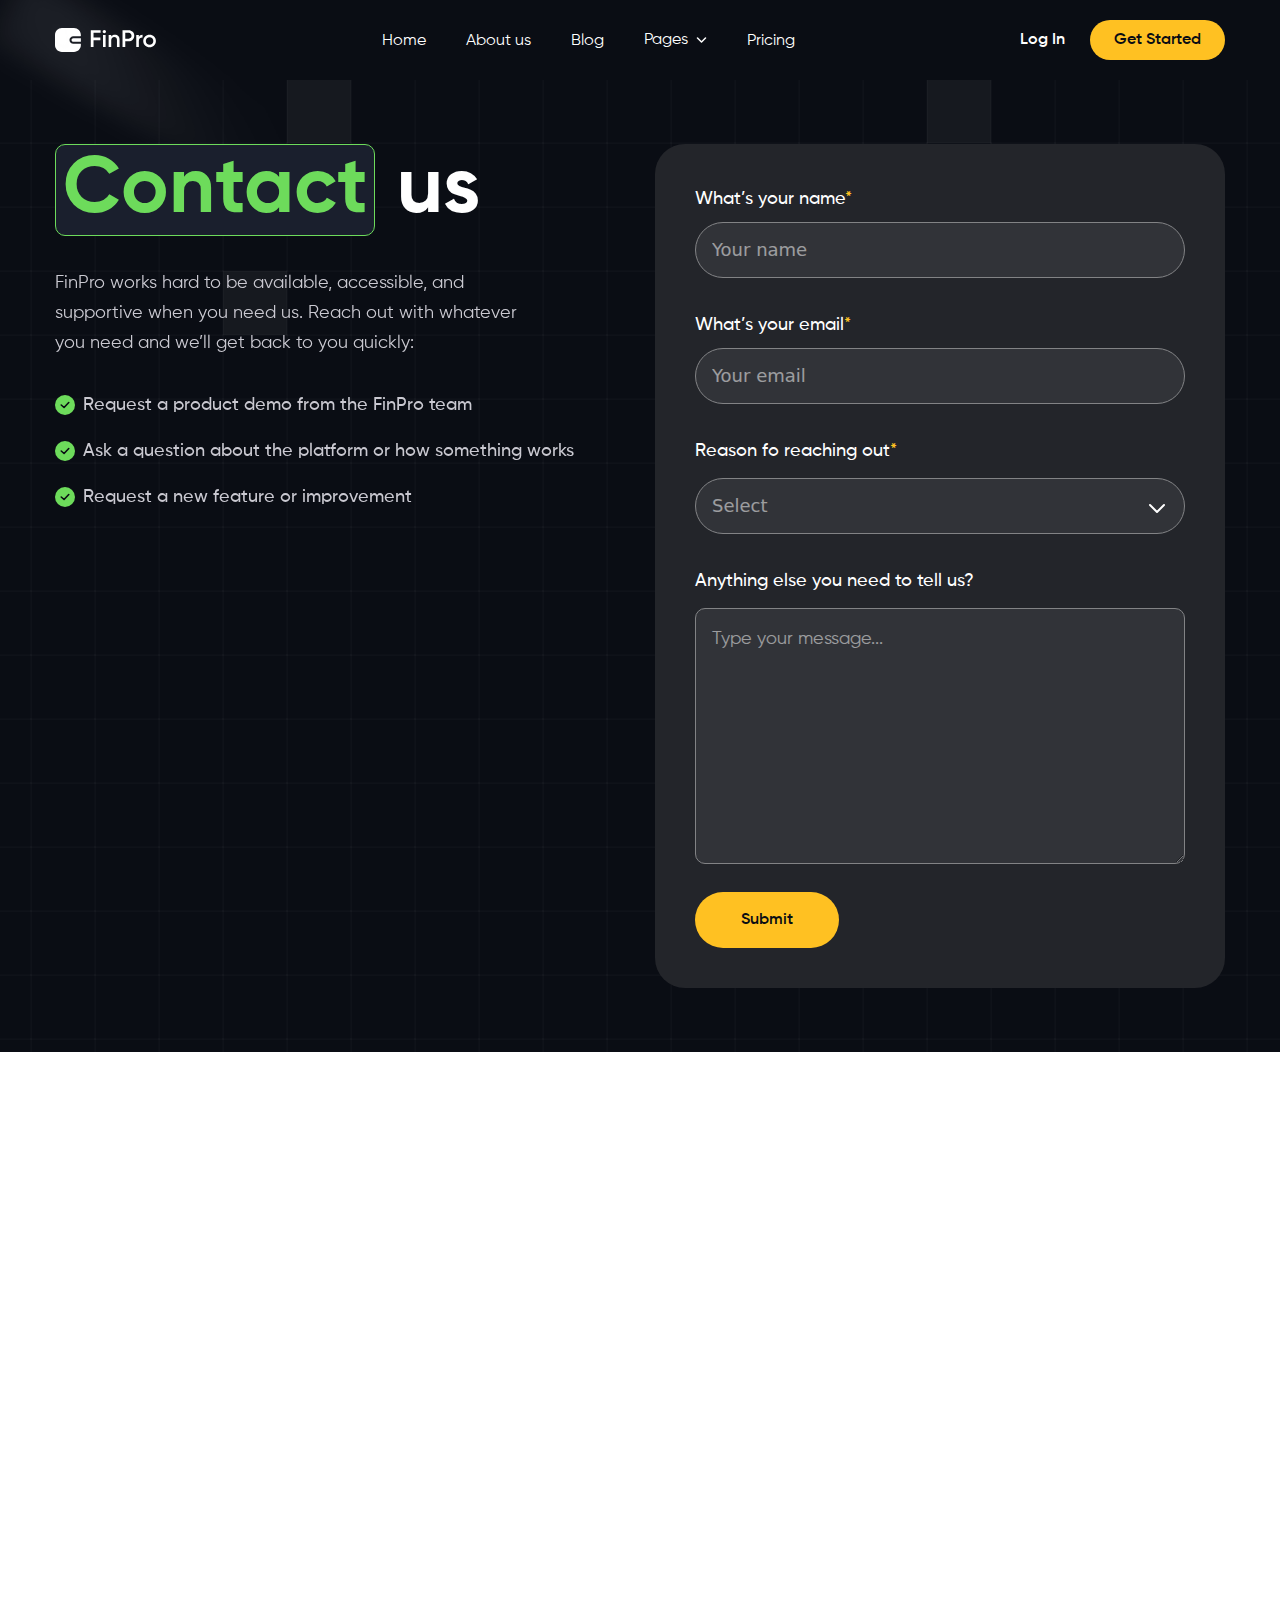
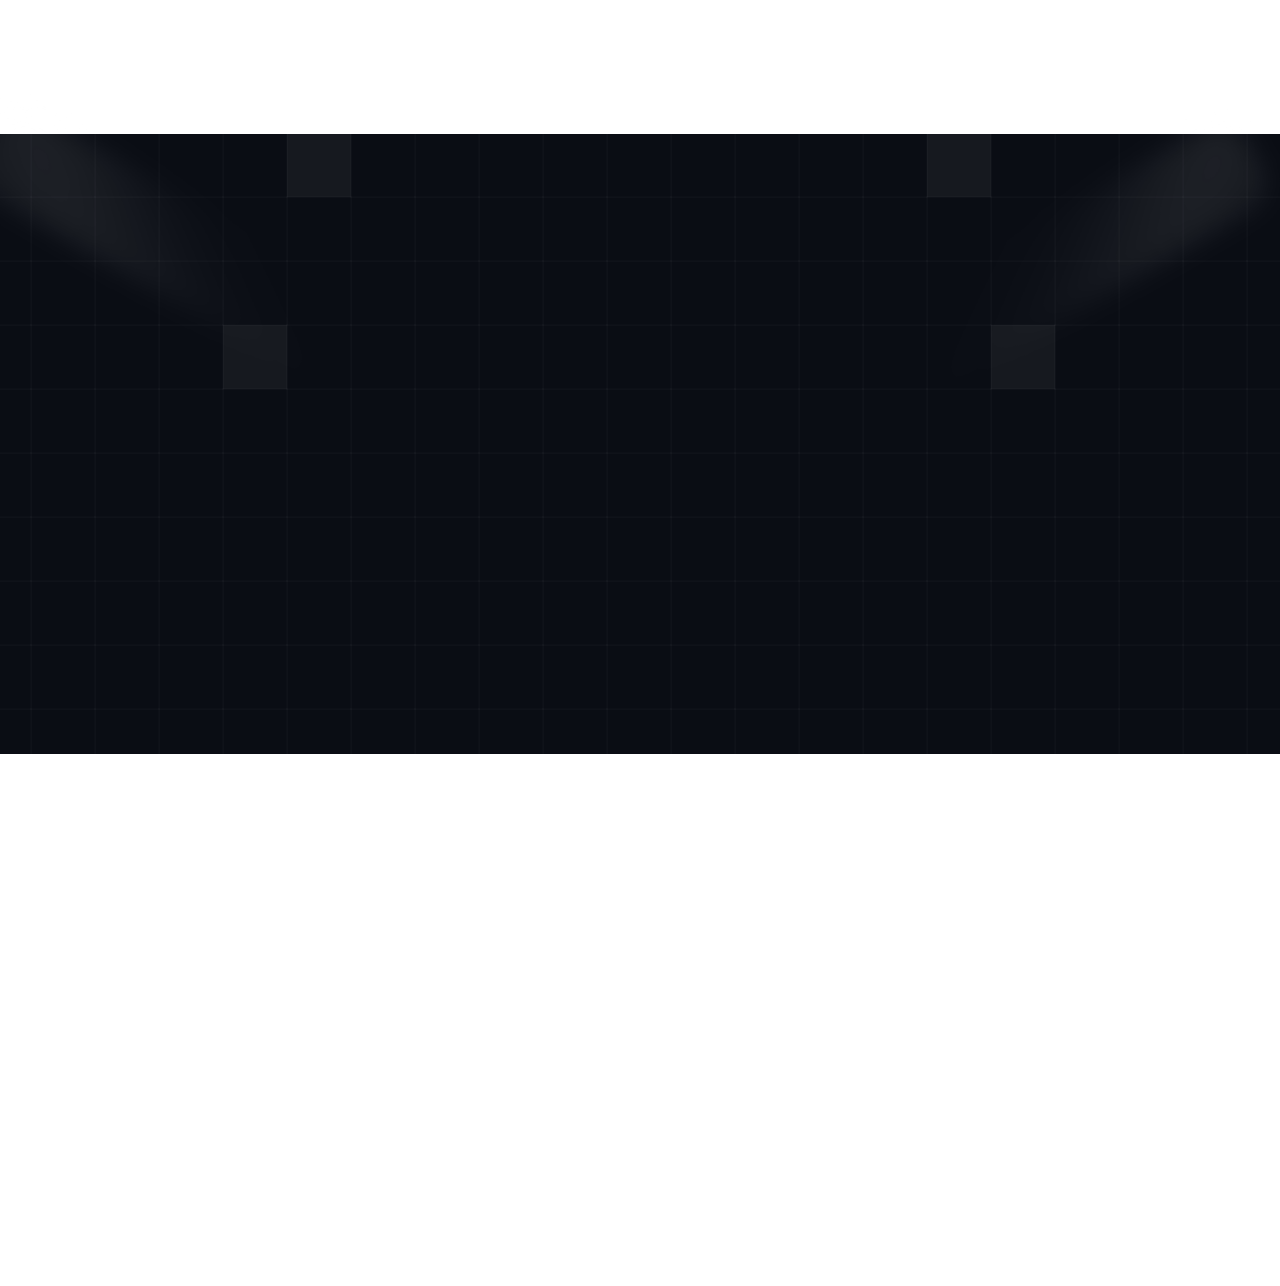
<file: contact.html>
<!DOCTYPE html>
<html lang="en">
<head>
    <meta charset="UTF-8">
    <link rel="icon" type="image/svg+xml" href="/assets/img/fav-icon.svg" />
    <meta name="viewport" content="width=device-width, initial-scale=1.0">
    <!-- Main Title -->
    <title>FinPro || contact Page</title>
    <!-- Main CSS -->
    <link rel="stylesheet" href="assets/css/main.css">
    <!-- AOS Animation CSS -->
    <link rel="stylesheet" href="assets/css/aos.css">
</head>
<body>
    <!-- Header Area Start Here -->
    <header class=" xl:px-0 px-4 md:bg-primaryColor lg:static absolute left-0 right-0 z-10">
        <div class="container">
            <nav x-data="{ open: false }" class="">
                <div class="flex justify-between py-5 items-center">
                    <div>
                        <a class="flex gap-2 items-center" href="index.html">
                            <img class=" flex-shrink-0" src="assets/img/logo.svg" alt="logo">
                        </a>
                    </div>
                    <!-- Menu button for mobile -->
                    <div class="-mr-2 flex items-center lg:hidden">
                        <button @click="open = !open" class="text-gray-300 hover:text-white focus:outline-none">
                            <svg class="w-6 h-6" fill="none" viewBox="0 0 24 24" stroke="white">
                            <path x-show="!open" stroke-linecap="round" stroke-linejoin="round" stroke-width="2"
                                d="M4 6h16M4 12h16m-7 6h7"></path>
                            <path x-show="open" stroke-linecap="round" stroke-linejoin="round" stroke-width="2"
                                d="M6 18L18 6M6 6l12 12" fill="white"></path>
                            </svg>
                        </button>
                    </div>

                    <!-- Desktop menu -->
                    <div class="hidden lg:block" x-data="{ open: false }">
                        <ul class="flex list-none">
                            <li><a href="index.html" class="text-base font-Gilroy no-underline font-normal text-white hover:text-hoverBg hover:transition hover:ease-in-out hover:duration-500">Home</a></li>
                            <li><a href="about.html" class="text-base font-Gilroy no-underline font-normal text-white hover:text-hoverBg hover:transition hover:ease-in-out hover:duration-500 pl-10">About us</a></li>
                            <li><a href="blog.html" class="text-base font-Gilroy no-underline font-normal text-white hover:text-hoverBg hover:transition hover:ease-in-out hover:duration-500 pl-10">Blog</a></li>
                            <li class="group flex items-center relative" x-data="{ open: false }" @mouseenter="open = true" @mouseleave="open = false">
                                <a href="#" onclick="event.preventDefault()" class="inline-flex items-center no-underline text-base font-Gilroy font-normal text-white hover:text-hoverBg transition ease-in-out duration-500 pl-10"
                                    @click.prevent="open = !open" :class="{ 'text-LavenderIndigo': open }">
                                    Pages
                                    <svg :class="{ 'rotate-180': open }" class="ml-2 transition-transform duration-200" xmlns="http://www.w3.org/2000/svg" width="11" height="6" fill="none" viewBox="0 0 11 6">
                                        <path d="M1.5 1L5.5 5L9.5 1" stroke="currentColor" stroke-width="1.5" stroke-linecap="round" stroke-linejoin="round"/>
                                    </svg>
                                </a>

                                <!-- Dropdown content  -->
                                <ul id="dropdown" class="absolute left-9 top-6 w-48 py-2 list-none bg-bg rounded-md hidden shadow-2xl z-10 group-hover:block" :class="{ 'block': open, 'hidden': !open }">
                                    <!-- Dropdown items -->
                                    <li>
                                        <a href="blog-details.html" class="text-base font-semibold font-Gilroy block px-5 py-3 text-white hover:text-hoverBg hover:transition hover:ease-in-out hover:duration-500">Blog Page</a>
                                    </li>
                                    <li>
                                        <a href="faq.html" class="text-base font-semibold font-Gilroy block px-5 py-3 text-white hover:text-hoverBg hover:transition hover:ease-in-out hover:duration-500">FAQ</a>
                                    </li>
                                    <li>
                                        <a href="career.html" class="text-base font-semibold font-Gilroy block px-5 py-3 text-white hover:text-hoverBg hover:transition hover:ease-in-out hover:duration-500">Career</a>
                                    </li>
                                    <li>
                                        <a href="contact.html" class="text-base font-semibold font-Gilroy block px-5 py-3 text-white hover:text-hoverBg hover:transition hover:ease-in-out hover:duration-500">Contact</a>
                                    </li>
                                    <li>
                                        <a href="forget-password.html" class="text-base font-semibold font-Gilroy block px-5 py-3 text-white hover:text-hoverBg hover:transition hover:ease-in-out hover:duration-500">Forget Password</a>
                                    </li>
                                    <li>
                                        <a href="404.html" class="text-base font-semibold font-Gilroy block px-5 py-3 text-white hover:text-hoverBg hover:transition hover:ease-in-out hover:duration-500">404 Page</a>
                                    </li>
                                </ul>
                            </li>
                            <li><a href="pricing.html" class="text-base font-Gilroy font-normal text-white hover:text-hoverBg hover:transition hover:ease-in-out hover:duration-500 pl-10">Pricing</a></li>
                        </ul>
                    </div>
                    <div class="hidden lg:block">
                        <a href="sign-in.html" class="no-underline font-Gilroy text-base font-semibold text-white hover:text-hoverBg hover:transition hover:ease-in-out hover:duration-500">Log In</a>
                        <a href="sign-up.html" class="inline-block no-underline text-base font-semibold font-Gilroy text-primaryColor px-6 py-2 bg-BtnBg  rounded-100 ml-5 hover:bg-hoverBg hover:text-white hover:transition hover:ease-in-out hover:duration-500">Get Started</a>
                    </div>
                </div>
                
                <div x-show="open" 
                x-transition:enter="transition ease-out duration-500"
                x-transition:enter-start="opacity-0 transform -translate-y-2"
                x-transition:enter-end="opacity-100 transform translate-y-0"
                x-transition:leave="transition ease-in duration-500"
                x-transition:leave-start="opacity-100 transform translate-y-0"
                x-transition:leave-end="opacity-0 transform -translate-y-0"
                class="lg:hidden transition-opacity transition-height duration-500 ease-in-out overflow-hidden absolute inset-x-0 z-auto bg-primaryColor">
                    <div class="px-6 py-6 flex justify-between flex-col">
                        <div>
                            <ul class="dropdown flex flex-wrap flex-col md:justify-center justify-start">
                                <li class="pb-5 lg:px-0 md:px-5"><a href="index.html" class="text-base font-Gilroy font-normal text-white hover:text-hoverBg hover:transition hover:ease-in-out hover:duration-500">Home</a></li>
                                <li class="pb-5 lg:px-0 md:px-5"><a href="about.html" class="text-base font-Gilroy font-normal text-white hover:text-hoverBg hover:transition hover:ease-in-out hover:duration-500">About us</a></li>
                                <li class="pb-5 lg:px-0 md:px-5"><a href="blog.html" class="text-base font-Gilroy font-normal text-white hover:text-hoverBg hover:transition hover:ease-in-out hover:duration-500">Blog</a></li>
                                <li onclick="toggleDropdown()" class="relative group pb-5 lg:px-0 md:px-5" id="dropdownBtn">
                                    <div class="flex justify-between items-center">
                                        <a href="#" onclick="event.preventDefault()" class="group inline-flex pr-2 text-base font-Gilroy font-normal text-white hover:text-hoverBg hover:transition hover:ease-in-out hover:duration-500">Page</a>
                                        <svg class="cursor-pointer" xmlns="http://www.w3.org/2000/svg" width="11" height="6" viewBox="0 0 11 6" fill="none">
                                            <path d="M1.5 1L5.5 5L9.5 1" stroke="white" class="group-hover:stroke-hoverBg" stroke-width="1.5" stroke-linecap="round" stroke-linejoin="round"/>
                                        </svg>
                                    </div>
                                    <!-- Dropdown content -->
                                    <ul id="dropdownMenu" class="w-full mt-5 bg-bg rounded-md shadow-2xl hidden py-4 group-hover:block">
                                        <!-- Dropdown items -->
                                        <li><a href="blog-details.html" class="text-base font-normal font-Gilroy block px-5 py-3 text-white hover:text-hoverBg hover:transition hover:ease-in-out hover:duration-500">Blog Page</a></li>
                                        <li><a href="faq.html" class="text-base font-normal font-Gilroy block px-5 py-3 text-white hover:text-hoverBg hover:transition hover:ease-in-out hover:duration-500">FAQ</a></li>
                                        <li><a href="career.html" class="text-base font-normal font-Gilroy block px-5 py-3 text-white hover:text-hoverBg hover:transition hover:ease-in-out hover:duration-500">Career</a></li>
                                        <li><a href="contact.html" class="text-base font-normal font-Gilroy block px-5 py-3 text-white hover:text-hoverBg hover:transition hover:ease-in-out hover:duration-500">Contact Us</a></li>
                                        <li><a href="forget-password.html" class="text-base font-normal font-Gilroy block px-5 py-3 text-white hover:text-hoverBg hover:transition hover:ease-in-out hover:duration-500">Forget Password</a></li>
                                        <li><a href="404.html" class="text-base font-normal font-Gilroy block px-5 py-3 text-white hover:text-hoverBg hover:transition hover:ease-in-out hover:duration-500">404 Page</a></li>
                                    </ul>
                                </li>
                                <li class="lg:px-0 md:px-5"><a href="pricing.html" class="text-base font-Gilroy font-normal text-white hover:text-hoverBg hover:transition hover:ease-in-out hover:duration-500">Pricing</a></li>
                            </ul>
                        </div>
                        <div class="pt-10 md:block hidden mx-0 md:mx-auto">
                            <a href="sign-in.html" class="text-base font-semibold font-Gilroy text-white hover:text-hoverBg hover:transition hover:ease-in-out hover:duration-300">Log In</a>
                            <a href="sign-up.html" class="text-base font-semibold inline-block font-Gilroy text-primaryColor px-6 py-2 bg-BtnBg rounded-100 ml-8 hover:bg-hoverBg hover:text-white hover:transition hover:ease-in-out hover:duration-500">Get Started</a>
                        </div>
                    </div>
                </div>
            </nav>
        </div>
    </header>
    <!-- Header Area End Here -->

    <!-- Banner Area Start Here -->
    <section class="bg-bg-line h-auto bg-primaryColor bg-cover relative lg:pt-16 lg:pb-16 pt-28 pb-16 xl:px-0 px-4 xl:bg-top bg-bottom">
        <div class="absolute bg-bg-blur2 h-20 md:w-513 w-full lg:top-[13.45px] top-[68px] md:top-[133px] lg:-left-[26.93px] md:-left-[55px] -left-[59px] rotate-[30deg] blur-md"></div>
        <div class="container">
            <div class="flex lg:flex-row flex-col justify-between">
                <div
                data-aos="fade-up"
                data-aos-duration="1000"
                data-aos-offset="20"
                data-aos-once="true"
                class=" lg:w-570 w-full">
                    <h1 class="font-Gilroy font-bold lg:text-8xl md:text-7.5xl text-4.5xl lg:leading-20 md:leading-21 leading-44 text-white"><span class="lg:w-80 md:w-auto w-40 md:h-auto h-14 text-center inline-block text-hoverBg border border-hoverBg bg-bg rounded-120 mr-0.5">Contact</span> us</h1>
                    <p class="md:w-470 w-full text-font font-Gilroy font-normal md:text-lg text-base md:leading-8 leading-7 pt-8">FinPro works hard to be available, accessible, and supportive when you need us. Reach out with whatever you need and we’ll get back to you quickly:</p>
                    <ul class="mt-8">
                        <li class="flex gap-2 items-center font-Gilroy font-medium text-lg leading-8 text-font"><img src="assets/img/check.svg" alt="">Request a product demo from the FinPro team</li>
                        <li class="flex gap-2 items-center font-Gilroy font-medium text-lg leading-8 text-font pt-4"><img src="assets/img/check.svg" alt="">Ask a question about the platform or how something works</li>
                        <li class="flex gap-2 items-center font-Gilroy font-medium text-lg leading-8 text-font pt-4"><img src="assets/img/check.svg" alt="">Request a new feature or improvement</li>
                    </ul>
                </div>
                <div
                data-aos="fade-up"
                data-aos-duration="1000"
                data-aos-offset="20"
                data-aos-once="true"
                class=" lg:w-570 w-full bg-gray rounded-30 md:px-10 px-5 py-10 lg:mt-0 mt-10">
                    <form>
                        <label class="block mb-2 font-Gilroy font-medium text-lg leading-8 text-white">What’s your name<span class="text-BtnBg">*</span></label>
                        <input class="w-full h-14 border border-divided bg-contactBg text-white opacity-55 py-4 pl-4 rounded-30 placeholder:text-white placeholder:text-left placeholder:text-lg placeholder:leading-8 focus:outline-none" type="text" placeholder="Your name">
                        <label class="block mt-8 mb-2 font-Gilroy font-medium text-lg leading-8 text-white">What’s your email<span class="text-BtnBg">*</span></label>
                        <input class="w-full h-14 border border-divided bg-contactBg text-white opacity-55 py-4 pl-4 rounded-30 placeholder:text-white placeholder:text-left placeholder:text-lg placeholder:leading-8 focus:outline-none" type="text" placeholder="Your email">
                        <label class="block mt-8 font-Gilroy font-medium text-lg leading-8 text-white">Reason fo reaching out<span class="text-BtnBg">*</span></label>
                        <div class="relative">
                            <select name="" id="" class="appearance-none w-full mt-3 h-14 border border-divided bg-contactBg text-white text-lg opacity-55 px-4 rounded-30 focus:outline-none">
                                <option value="">Select</option>
                                <option value="2">2</option>
                            </select>
                            <div class="pointer-events-none absolute inset-y-0 right-0 flex items-center pr-4 pt-4">
                                <svg class="h-6 w-6 text-white" fill="none" stroke="currentColor" viewBox="0 0 24 24" xmlns="http://www.w3.org/2000/svg">
                                    <path stroke-linecap="round" stroke-linejoin="round" stroke-width="2" d="M19 9l-7 7-7-7"></path>
                                </svg>
                            </div>
                        </div>
                        <label class="block mt-8 mb-2 font-Gilroy font-medium text-lg leading-8 text-white">Anything else you need to tell us?</label>
                        <textarea id="message" rows="4" class="mt-3 block w-full h-64 border border-divided rounded-120 text-white opacity-55 bg-contactBg pt-4 pl-4 placeholder:text-white placeholder:font-normal placeholder:font-Gilroy placeholder:text-left placeholder:text-lg focus:outline-none" placeholder="Type your message..."></textarea>
                        <button  onclick="event.preventDefault()" class="lg:w-36 w-full mt-7 text-base font-semibold inline-block font-Gilroy text-primaryColor px-11 py-4 bg-BtnBg rounded-100 hover:bg-hoverBg hover:text-white hover:transition hover:ease-in-out hover:duration-500">Submit</button>
                    </form>
                </div>
            </div>
        </div>
    </section>
    <!-- Banner Area End Here -->

    <!-- Contact Info Area Start Here -->
    <section class="lg:mt-24 mt-16">
        <div class="container">
            <div class="text-center xl:px-0 px-4">
                <h1
                data-aos="fade-up"
                data-aos-duration="1000"
                data-aos-offset="20"
                data-aos-once="true"
                class="font-Gilroy font-bold lg:text-7xl md:text-5xl text-4.2xl lg:leading-18 md:leading-19 leading-12 text-primaryColor">For Any <span class="lg:w-64 md:w-auto w-40 md:h-auto h-12 text-center inline-block text-border border border-border bg-borderBg rounded-120 mr-0.5">Inquiries</span></h1>
                <div class="grid lg:grid-cols-3 md:grid-cols-2 grid-cols-1 gap-5 lg:mt-16 mt-10">
                    <div
                    data-aos="fade-up"
                    data-aos-duration="1000"
                    data-aos-offset="20"
                    data-aos-once="true"
                    class="bg-lightGray rounded-30 px-5 py-10 text-center">
                        <img class="w-24 mx-auto" src="assets/img/contact/email.svg" alt="">
                        <h4 class="font-Gilroy font-semibold text-4.2xl leading-12 text-primaryColor pt-5">Email</h4>
                        <p class="pt-4 font-Gilroy font-normal text-lg leading-8 text-secondaryColor">Our friendly team is here to help</p>
                        <a href="mailto:support@gmail.com" class="pt-3 block font-Gilroy font-semibold text-xl">companyemail@gmail.com</a>
                    </div>
                    <div
                    data-aos="fade-up"
                    data-aos-duration="1000"
                    data-aos-offset="20"
                    data-aos-once="true"
                     class="bg-lightGray rounded-30 px-5 py-10 text-center">
                        <img class="w-24 mx-auto" src="assets/img/contact/phone.svg" alt="">
                        <h4 class="font-Gilroy font-semibold text-4.2xl leading-12 text-primaryColor pt-5">Phone</h4>
                        <p class="pt-4 font-Gilroy font-normal text-lg leading-8 text-secondaryColor">Mon-Fri from 8am to 5pm.</p>
                        <a href="tel:55589294045" class="pt-3 block font-Gilroy font-semibold text-xl">(+1) 208 581-3508</a>
                    </div>
                    <div
                    data-aos="fade-up"
                    data-aos-duration="1000"
                    data-aos-offset="20"
                    data-aos-once="true"
                    class="bg-lightGray rounded-30 px-5 py-10 text-center">
                        <img class="w-24 mx-auto" src="assets/img/contact/location.svg" alt="">
                        <h4 class="font-Gilroy font-semibold text-4.2xl leading-12 text-primaryColor pt-5">Office</h4>
                        <p class="pt-4 font-Gilroy font-normal text-lg leading-8 text-secondaryColor">Come say hello at our office HQ.</p>
                        <a href="#" onclick="event.preventDefault()" class="pt-3 block font-Gilroy font-semibold text-xl">50 Lorem Ipsum Road #123-45</a>
                    </div>
                </div>
            </div>
        </div>
    </section>
    <!-- Contact Info Area End Here -->

    <!-- CTA Area Start Here -->
    <section class="bg-bg-line md:h-620 h-auto relative bg-cover xl:bg-top bg-bottom bg-primaryColor xl:mt-32 md:mt-24 mt-16">
        <div class="absolute bg-bg-blur1 md:w-[500px] w-full h-24 -rotate-[30deg] z-10 md:-right-2 right-0 md:top-24 top-8 blur-md rounded-30"></div>
        <div class="absolute bg-bg-blur2 md:w-[500px] w-full h-24 rotate-[30deg] z-10 md:-left-12 -left-[149px] md:top-20 top-8 blur-md"></div>
        <div class="container">
            <div
                data-aos="fade-up"
                data-aos-duration="1000"
                data-aos-offset="20"
                data-aos-once="true"
            class=" lg:w-870 w-auto mx-auto md:pt-28 pt-16 xl:px-0 px-4">
                <h1 class="font-Gilroy text-center font-bold md:text-7xl text-4.2xl md:leading-18 leading-12 text-white">Unlock <span class="lg:w-60 md:w-auto w-36 inline-block text-hoverBg border border-hoverBg bg-bg rounded-120">Insights</span> and Drive Performance</h1>
                <p class="md:w-570 w-auto mx-auto text-center text-font font-Gilroy font-normal md:text-lg text-base md:leading-8 leading-7 pt-5">The leading Finance SaaS solution tailored to streamline your financial management.</p>
                <div class="md:w-513 w-auto mx-auto flex justify-between items-center bg-bg rounded-80 py-2 pr-2 mt-10">
                    <form class="md:ml-10 ml-5">
                        <input type="text" class="md:w-72 w-auto text-white font-Gilroy bg-transparent  placeholder:text-font placeholder:font-Gilroy placeholder:font-normal focus:outline-none " placeholder="Enter your email">
                    </form>
                    <button class="text-primaryColor font-semibold bg-BtnBg md:py-3.5 py-2 md:px-8 px-5 rounded-40 font-Gilroy hover:bg-hoverBg hover:text-white hover:transition hover:ease-in-out hover:duration-500">Try for Free</button>
                </div>
                <p class="md:w-370 w-auto mx-auto pt-5 text-center text-font font-Gilroy font-normal md:text-base text-sm leading-5 md:pb-0 pb-16">Powerful, yet simple. Tools for everyone. <span class="inline-block text-white font-semibold"> 100% free.</span></p>
            </div>
        </div>
    </section>
    <!-- CTA Area End Here -->

    <!-- Footer Area Start Here -->
    <footer class="md:mt-24 mt-20 md:mb-10 mb-5">
        <div class="container">
            <div
                data-aos="fade-up"
                data-aos-duration="1000"
                data-aos-offset="20"
                data-aos-once="true"
            class="flex flex-wrap lg:flex-row flex-col-reverse justify-between xl:px-0 px-4">
                <div class="lg:w-413 w-auto lg:mt-0 mt-10">
                    <a href="index.html">
                        <img src="assets/img/footer-logo.svg" alt="">
                    </a>
                    <p class="text-secondaryColor pt-5 font-Gilroy font-normal text-lg leading-8">Welcome to FinPro, where financial management meets simplicity and efficiency.</p>
                    <div class="pt-5 flex items-center gap-3">
                        <a href="https://www.facebook.com/" target="_blank">
                            <svg class="group border border-divided bg-white rounded-full hover:bg-primaryColor hover:transition-all hover: ease-in-out hover:duration-500" xmlns="http://www.w3.org/2000/svg" width="36" height="36" viewBox="0 0 36 36" fill="none">
                                <path d="M21.4758 18.8746L21.8908 16.341H19.2968V14.6969C19.2968 14.0039 19.659 13.3279 20.8209 13.3279H22V11.1711C22 11.1711 20.9301 11 19.9069 11C17.7708 11 16.3746 12.2136 16.3746 14.4103V16.3414H14V18.875H16.3746V25H19.2968V18.875L21.4758 18.8746Z" fill="black" class="group-hover:fill-white"/>
                            </svg>
                        </a>
                        
                        <a href="https://www.instagram.com/" target="_blank">
                            <svg class="group border border-divided bg-white rounded-full hover:bg-primaryColor hover:transition-all hover: ease-in-out hover:duration-500" xmlns="http://www.w3.org/2000/svg" width="36" height="36" viewBox="0 0 36 36" fill="none">
                                <path d="M18.0001 11C16.099 11 15.8606 11.0081 15.114 11.0421C14.3689 11.0761 13.86 11.1945 13.4148 11.3675C12.9544 11.5464 12.5641 11.7857 12.1749 12.1749C11.7857 12.564 11.5464 12.9545 11.3675 13.4148C11.1944 13.86 11.0761 14.3689 11.0421 15.114C11.008 15.8606 11 16.099 11 18.0001C11 19.9012 11.008 20.1396 11.0421 20.8863C11.0761 21.6313 11.1944 22.1402 11.3675 22.5854C11.5464 23.0458 11.7858 23.4361 12.1749 23.8253C12.5641 24.2145 12.9544 24.4539 13.4148 24.6328C13.86 24.8058 14.3689 24.9241 15.114 24.9581C15.8606 24.9922 16.099 25.0002 18.0001 25.0002C19.9012 25.0002 20.1396 24.9922 20.8863 24.9581C21.6313 24.9241 22.1402 24.8058 22.5854 24.6328C23.0458 24.4539 23.4361 24.2145 23.8253 23.8253C24.2145 23.4361 24.4539 23.0458 24.6328 22.5854C24.8058 22.1402 24.9241 21.6313 24.9581 20.8863C24.9922 20.1396 25.0002 19.9012 25.0002 18.0001C25.0002 16.099 24.9922 15.8606 24.9581 15.114C24.9241 14.3689 24.8058 13.86 24.6328 13.4148C24.4539 12.9545 24.2145 12.564 23.8253 12.1749C23.4361 11.7857 23.0458 11.5464 22.5854 11.3675C22.1402 11.1945 21.6313 11.0761 20.8863 11.0421C20.1396 11.0081 19.9012 11 18.0001 11ZM18.0001 12.2613C19.8692 12.2613 20.0906 12.2684 20.8288 12.3021C21.5113 12.3332 21.8819 12.4473 22.1286 12.5431C22.4553 12.6701 22.6885 12.8218 22.9335 13.0667C23.1784 13.3117 23.3301 13.5449 23.4571 13.8716C23.553 14.1183 23.667 14.489 23.6981 15.1715C23.7318 15.9096 23.739 16.131 23.739 18.0001C23.739 19.8692 23.7318 20.0906 23.6981 20.8288C23.667 21.5113 23.553 21.8819 23.4571 22.1286C23.3301 22.4553 23.1784 22.6885 22.9335 22.9335C22.6885 23.1784 22.4553 23.3301 22.1286 23.4571C21.8819 23.553 21.5113 23.667 20.8288 23.6981C20.0907 23.7318 19.8694 23.739 18.0001 23.739C16.1309 23.739 15.9095 23.7318 15.1715 23.6981C14.4889 23.667 14.1183 23.553 13.8717 23.4571C13.5449 23.3301 13.3117 23.1784 13.0668 22.9335C12.8218 22.6885 12.6701 22.4553 12.5431 22.1286C12.4473 21.8819 12.3332 21.5113 12.3021 20.8288C12.2684 20.0906 12.2613 19.8692 12.2613 18.0001C12.2613 16.131 12.2684 15.9096 12.3021 15.1715C12.3332 14.4889 12.4473 14.1183 12.5431 13.8717C12.6701 13.5449 12.8218 13.3117 13.0667 13.0668C13.3117 12.8218 13.5449 12.6701 13.8716 12.5431C14.1183 12.4473 14.489 12.3332 15.1715 12.3021C15.9096 12.2684 16.131 12.2613 18.0001 12.2613" fill="black" class="group-hover:fill-white group-hover:transition-all group-hover: ease-in-out group-hover:duration-500"/>
                                <path d="M18.0004 20.3339C16.7117 20.3339 15.667 19.2892 15.667 18.0006C15.667 16.7118 16.7117 15.6672 18.0004 15.6672C19.2891 15.6672 20.3338 16.7118 20.3338 18.0006C20.3338 19.2892 19.2891 20.3339 18.0004 20.3339ZM18.0004 14.4059C16.0151 14.4059 14.4058 16.0152 14.4058 18.0006C14.4058 19.9858 16.0151 21.5952 18.0004 21.5952C19.9857 21.5952 21.5951 19.9858 21.5951 18.0006C21.5951 16.0152 19.9857 14.4059 18.0004 14.4059ZM22.5771 14.2639C22.5771 14.7278 22.201 15.1039 21.7371 15.1039C21.2732 15.1039 20.8971 14.7278 20.8971 14.2639C20.8971 13.7999 21.2732 13.4238 21.7371 13.4238C22.201 13.4238 22.5771 13.7999 22.5771 14.2639Z" fill="black" class="group-hover:fill-white group-hover:transition-all group-hover: ease-in-out group-hover:duration-500"/>
                            </svg>
                        </a>
                        
                        <a href="https://twitter.com/" target="_blank">
                            <svg class="group border border-divided bg-white rounded-full hover:bg-primaryColor hover:transition-all hover: ease-in-out hover:duration-500" xmlns="http://www.w3.org/2000/svg" width="36" height="36" viewBox="0 0 36 36" fill="none">
                                <path d="M25 13.4205C24.4758 13.6655 23.9197 13.8263 23.3503 13.8975C23.9434 13.5226 24.3988 12.9289 24.6132 12.2215C24.0494 12.5744 23.4326 12.823 22.7893 12.9567C22.2654 12.3679 21.5189 12 20.6928 12C19.1065 12 17.8204 13.3564 17.8204 15.0293C17.8204 15.2668 17.8458 15.498 17.8948 15.7198C15.5077 15.5934 13.3913 14.3874 11.9746 12.5545C11.7274 13.002 11.5858 13.5224 11.5858 14.0775C11.5858 15.1285 12.0929 16.0557 12.8635 16.599C12.4074 16.584 11.9613 16.454 11.5625 16.2201C11.5624 16.2328 11.5624 16.2454 11.5624 16.2582C11.5624 17.726 12.5524 18.9504 13.8663 19.2287C13.4434 19.35 12.9997 19.3678 12.5693 19.2806C12.9347 20.4841 13.9955 21.3599 15.2523 21.3845C14.2693 22.1969 13.0308 22.6813 11.6852 22.6813C11.4533 22.6813 11.2247 22.6669 11 22.6389C12.2711 23.4985 13.7809 24 15.4029 24C20.6861 24 23.5751 19.3838 23.5751 15.3807C23.5751 15.2493 23.5723 15.1186 23.5668 14.9887C24.1291 14.56 24.6144 14.0289 25 13.4205Z" fill="black" class="group-hover:fill-white group-hover:transition-all group-hover: ease-in-out group-hover:duration-500"/>
                            </svg>
                        </a>
                        
                        <a href="https://www.linkedin.com/" target="_blank">
                            <svg class="group border border-divided bg-white rounded-full hover:bg-primaryColor hover:transition-all hover: ease-in-out hover:duration-500" xmlns="http://www.w3.org/2000/svg" width="36" height="36" viewBox="0 0 36 36" fill="none">
                                <path fill-rule="evenodd" clip-rule="evenodd" d="M16.2003 15.8783H18.8001V17.1733C19.1746 16.4285 20.135 15.7593 21.5777 15.7593C24.3434 15.7593 25 17.2419 25 19.9621V25H22.2V20.5816C22.2 19.0325 21.8255 18.1589 20.8721 18.1589C19.5498 18.1589 19.0003 19.1004 19.0003 20.5809V25H16.2003V15.8783ZM11.399 24.881H14.199V15.7593H11.399V24.881ZM14.6001 12.785C14.6002 13.0197 14.5537 13.2521 14.4632 13.4686C14.3727 13.6852 14.2401 13.8816 14.073 14.0464C13.7345 14.3828 13.2763 14.5712 12.799 14.57C12.3226 14.5697 11.8654 14.3818 11.5264 14.0471C11.3599 13.8817 11.2278 13.6851 11.1374 13.4685C11.0471 13.2519 11.0004 13.0197 11 12.785C11 12.3111 11.189 11.8575 11.5271 11.5229C11.8658 11.1877 12.3232 10.9998 12.7997 11C13.2771 11 13.7349 11.1883 14.073 11.5229C14.4104 11.8575 14.6001 12.3111 14.6001 12.785Z" fill="black" class="group-hover:fill-white group-hover:transition-all group-hover: ease-in-out group-hover:duration-500"/>
                            </svg>
                        </a>
                    </div>
                </div>
                <div class="grid md:grid-cols-4 grid-cols-2 gap-10 xl:w-620 lg:w-570 w-auto">
                    <div>
                        <h5 class="font-Gilroy font-semibold text-xl leading-8 text-primaryColor">Company</h5>
                        <ul class="mt-5">
                            <li><a href="index.html" class="font-Gilroy font-normal text-base leading-7 text-secondaryColor block hover:text-hoverBg hover:transition-all hover:ease-in-out hover:duration-500">Home</a></li>
                            <li><a href="about.html" class="font-Gilroy font-normal text-base leading-7 text-secondaryColor pt-2 block hover:text-hoverBg hover:transition-all hover:ease-in-out hover:duration-500">About us</a></li>
                            <li><a href="#"  onclick="event.preventDefault()" class="font-Gilroy font-normal text-base leading-7 text-secondaryColor pt-2 block hover:text-hoverBg hover:transition-all hover:ease-in-out hover:duration-500">Affiliate Program</a></li>
                            <li><a href="career.html" class="font-Gilroy font-normal text-base leading-7 text-secondaryColor pt-2 block hover:text-hoverBg hover:transition-all hover:ease-in-out hover:duration-500">Careers</a></li>
                        </ul>
                    </div>
                    <div>
                        <h5 class="font-Gilroy font-semibold text-xl leading-8 text-primaryColor">Product</h5>
                        <ul class="mt-5">
                            <li><a href="#"  onclick="event.preventDefault()" class="font-Gilroy font-normal text-base leading-7 text-secondaryColor block hover:text-hoverBg hover:transition-all hover:ease-in-out hover:duration-500">Overview</a></li>
                            <li><a href="#"  onclick="event.preventDefault()" class="font-Gilroy font-normal text-base leading-7 text-secondaryColor pt-2 block hover:text-hoverBg hover:transition-all hover:ease-in-out hover:duration-500">Features</a></li>
                            <li><a href="#"  onclick="event.preventDefault()" class="font-Gilroy font-normal text-base leading-7 text-secondaryColor pt-2 block hover:text-hoverBg hover:transition-all hover:ease-in-out hover:duration-500">Integrations</a></li>
                            <li><a href="pricing.html" class="font-Gilroy font-normal text-base leading-7 text-secondaryColor pt-2 block hover:text-hoverBg hover:transition-all hover:ease-in-out hover:duration-500">Pricing</a></li>
                        </ul>
                    </div>
                    <div>
                        <h5 class="font-Gilroy font-semibold text-xl leading-8 text-primaryColor">Resources</h5>
                        <ul class="mt-5">
                            <li><a href="blog.html" class="font-Gilroy font-normal text-base leading-7 text-secondaryColor block hover:text-hoverBg hover:transition-all hover:ease-in-out hover:duration-500">Blog</a></li>
                            <li><a href="#"  onclick="event.preventDefault()" class="font-Gilroy font-normal text-base leading-7 text-secondaryColor pt-2 block hover:text-hoverBg hover:transition-all hover:ease-in-out hover:duration-500">Podcast</a></li>
                            <li><a href="#"  onclick="event.preventDefault()" class="font-Gilroy font-normal text-base leading-7 text-secondaryColor pt-2 block hover:text-hoverBg hover:transition-all hover:ease-in-out hover:duration-500">Webinars</a></li>
                            <li><a href="#"  onclick="event.preventDefault()" class="font-Gilroy font-normal text-base leading-7 text-secondaryColor pt-2 block hover:text-hoverBg hover:transition-all hover:ease-in-out hover:duration-500">Press</a></li>
                        </ul>
                    </div>
                    <div>
                        <h5 class="font-Gilroy font-semibold text-xl leading-8 text-primaryColor">Support</h5>
                        <ul class="mt-5">
                            <li><a href="#"  onclick="event.preventDefault()" class="font-Gilroy font-normal text-base leading-7 text-secondaryColor block hover:text-hoverBg hover:transition-all hover:ease-in-out hover:duration-500">Request a Demo</a></li>
                            <li><a href="contact.html" class="font-Gilroy font-normal text-base leading-7 text-secondaryColor pt-2 block hover:text-hoverBg hover:transition-all hover:ease-in-out hover:duration-500">Contact Us</a></li>
                            <li><a href="#"  onclick="event.preventDefault()" class="font-Gilroy font-normal text-base leading-7 text-secondaryColor pt-2 block hover:text-hoverBg hover:transition-all hover:ease-in-out hover:duration-500">Report a Bug</a></li>
                        </ul>
                    </div>
                </div>
            </div>
            <div
            data-aos="fade-up"
            data-aos-duration="1000"
            data-aos-offset="20"
            data-aos-once="true"
            class="lg:mt-24 mt-10 xl:px-0 px-4">
                <div class="md:bg-lightGray flex md:flex-row flex-col justify-between py-3 px-5 rounded-24">
                    <div>
                        <p class="font-Gilroy font-normal text-base leading-7 text-secondaryColor text-center">&copy; 2024 All Rights Reserved</p>
                    </div>
                    <div class="flex md:justify-end justify-center gap-5 md:mt-0 mt-5">
                        <a href="#" onclick="event.preventDefault()" class="text-secondaryColor font-Gilroy font-normal text-base leading-8">Terms & Conditions</a>
                        <a href="#" onclick="event.preventDefault()" class="text-secondaryColor font-Gilroy font-normal text-base leading-8">Privacy Policy</a>
                    </div>
                </div>
            </div>
        </div>
    </footer>
    <!-- Footer Area End Here -->

    <!-- Alpine JS Script -->
    <script src="assets/js/alpine.min.js" defer></script>

    <!-- AOS Animation Script -->
    <script src="assets/js/aos.js"></script>
    <script src="assets/js/aos_script.js"></script>
</body>
</html>
</file>
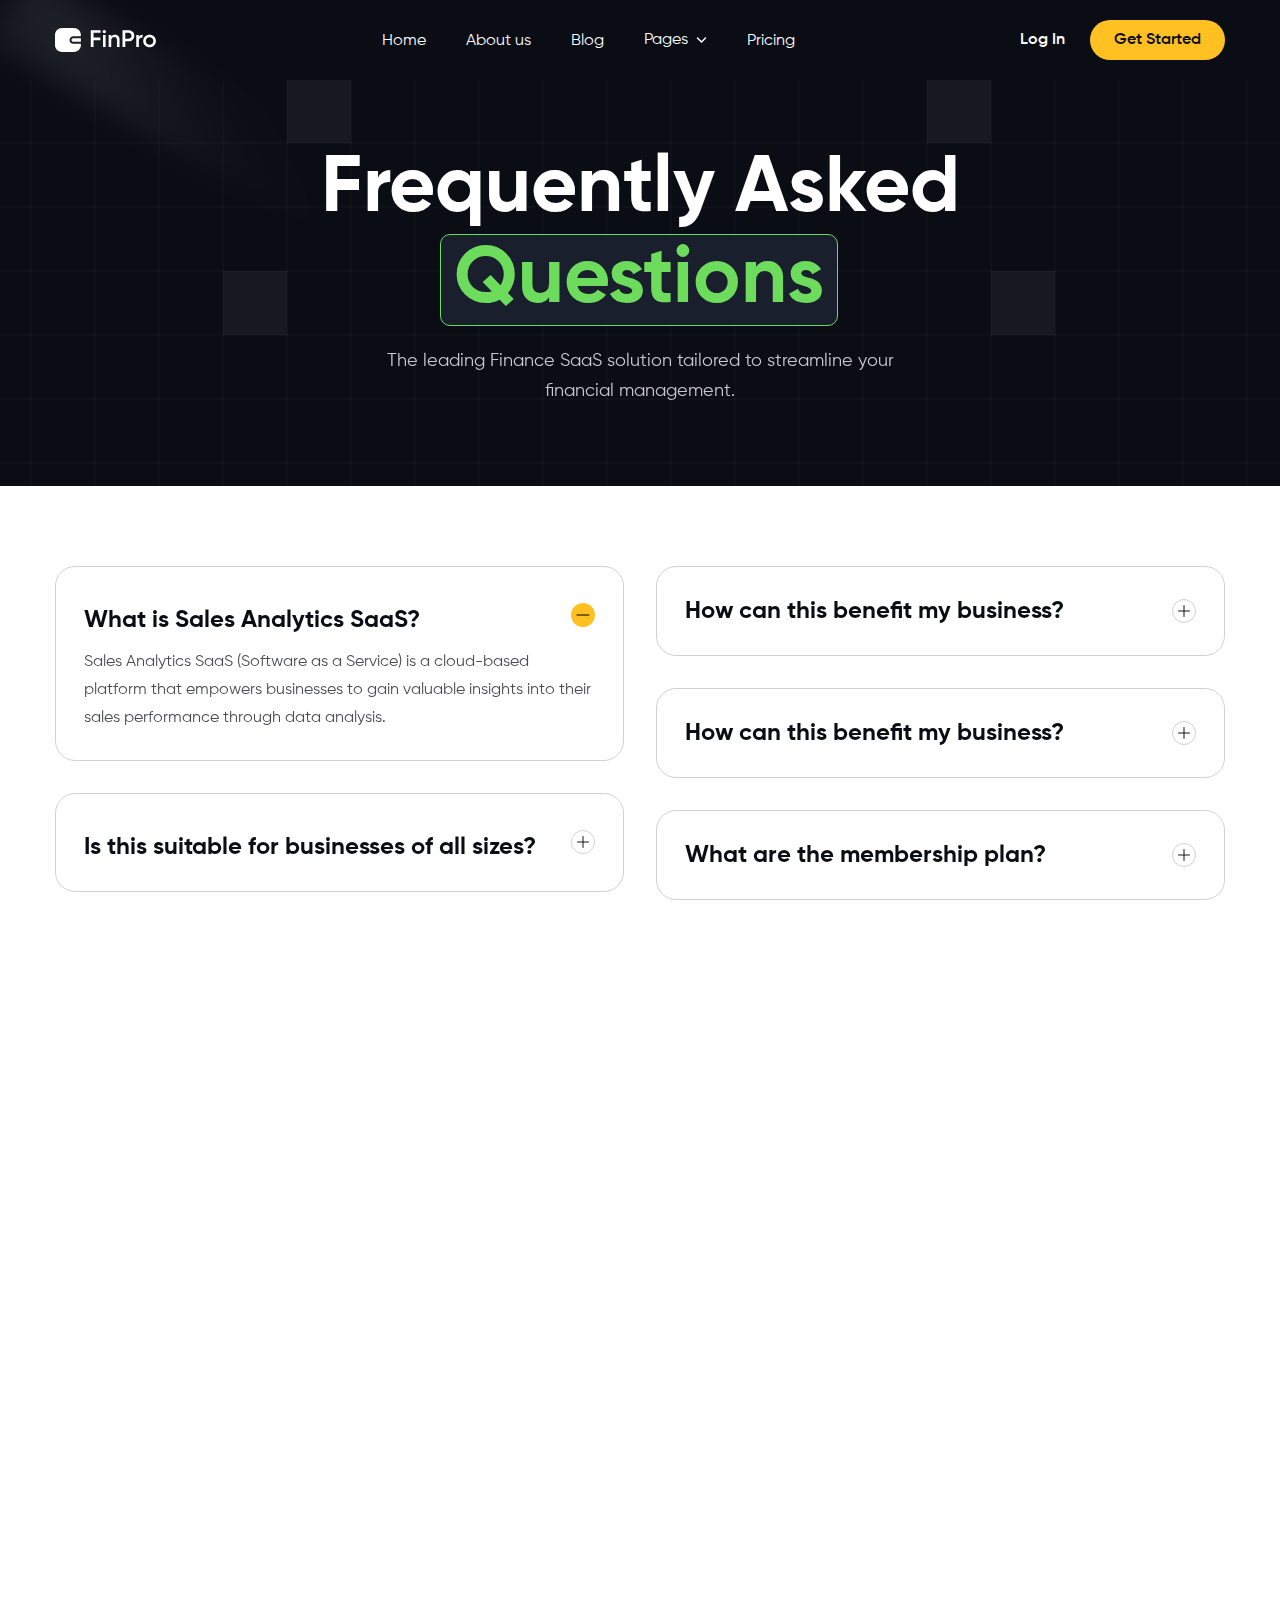
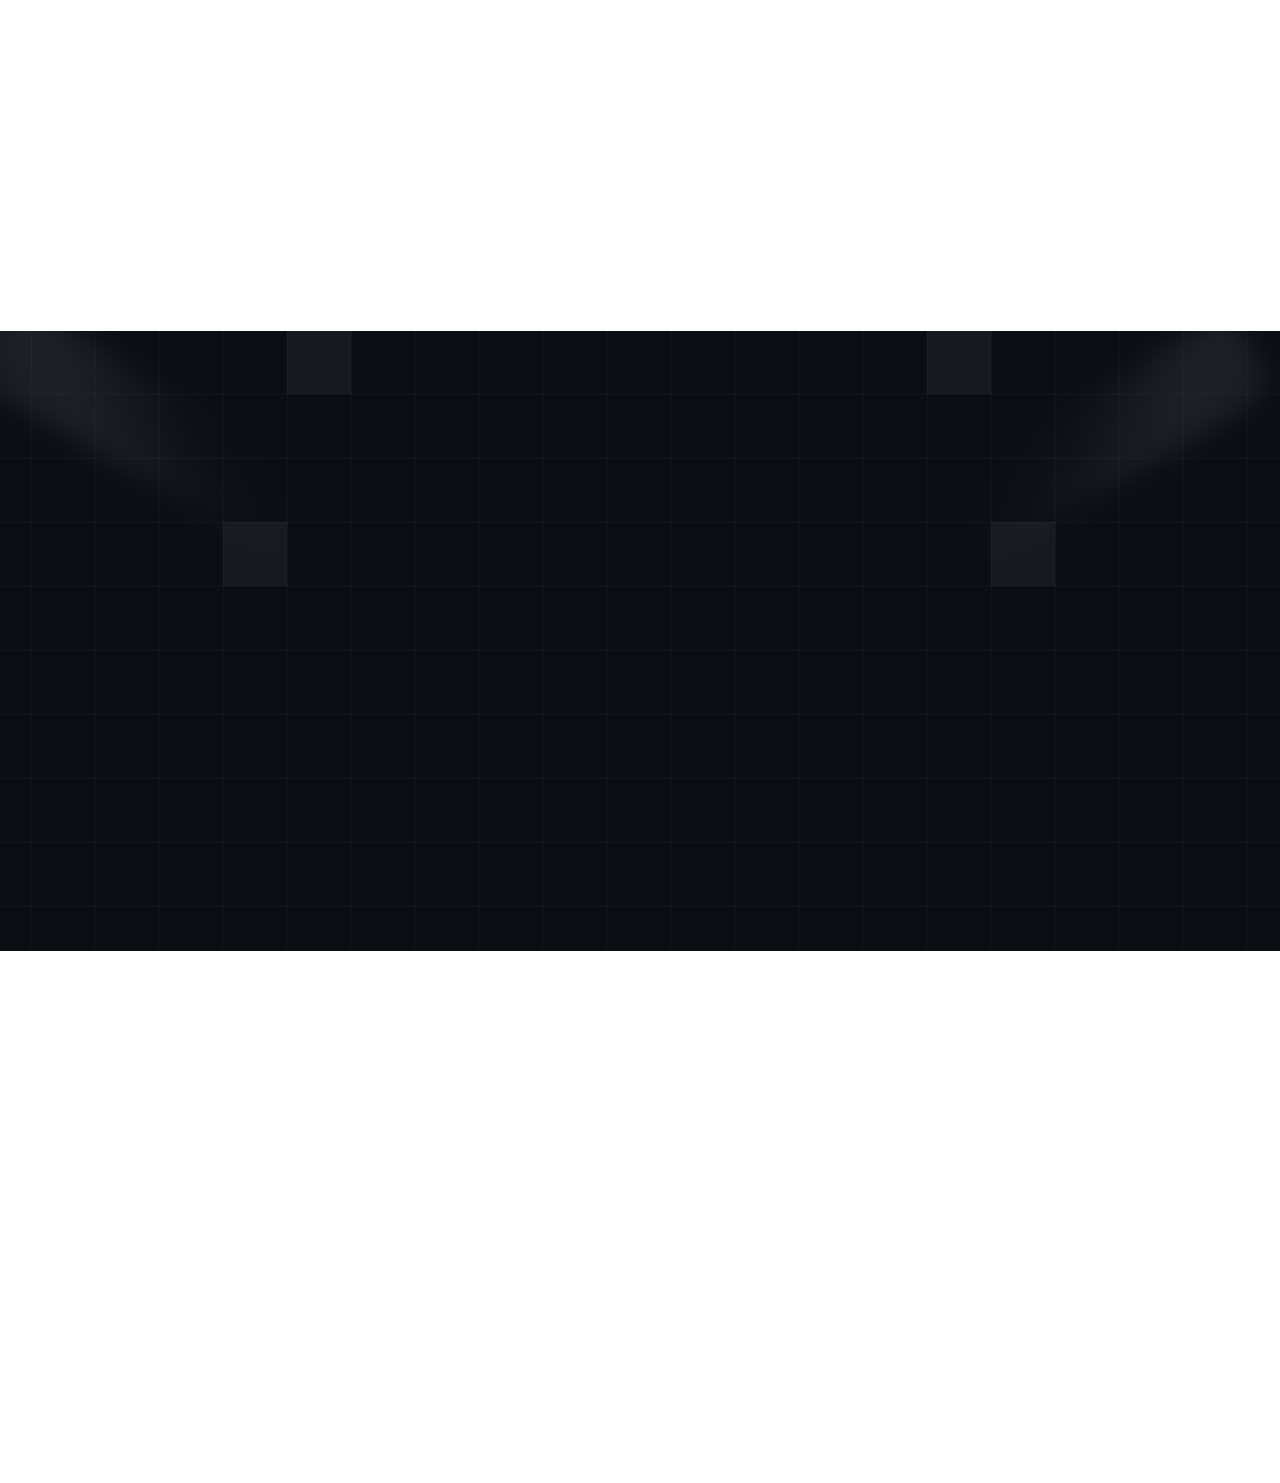
<file: faq.html>
<!DOCTYPE html>
<html lang="en">
<head>
    <meta charset="UTF-8">
    <meta name="viewport" content="width=device-width, initial-scale=1.0">
    <!-- Main Title -->
    <title>FinPro || FAQ Page</title>
    <!-- Main CSS -->
    <link rel="stylesheet" href="assets/css/main.css">
    <!-- AOS Animation CSS -->
    <link rel="stylesheet" href="assets/css/aos.css">
</head>
<body>
    <!-- Header Area Start Here -->
    <header class=" xl:px-0 px-4 md:bg-primaryColor lg:static absolute left-0 right-0 z-10">
        <div class="container">
            <nav x-data="{ open: false }" class="">
                <div class="flex justify-between py-5 items-center">
                    <div>
                        <a class="flex gap-2 items-center" href="index.html">
                            <img class=" flex-shrink-0" src="assets/img/logo.svg" alt="logo">
                        </a>
                    </div>
                    <!-- Menu button for mobile -->
                    <div class="-mr-2 flex items-center lg:hidden">
                        <button @click="open = !open" class="text-gray-300 hover:text-white focus:outline-none">
                            <svg class="w-6 h-6" fill="none" viewBox="0 0 24 24" stroke="white">
                            <path x-show="!open" stroke-linecap="round" stroke-linejoin="round" stroke-width="2"
                                d="M4 6h16M4 12h16m-7 6h7"></path>
                            <path x-show="open" stroke-linecap="round" stroke-linejoin="round" stroke-width="2"
                                d="M6 18L18 6M6 6l12 12" fill="white"></path>
                            </svg>
                        </button>
                    </div>

                    <!-- Desktop menu -->
                    <div class="hidden lg:block" x-data="{ open: false }">
                        <ul class="flex list-none">
                            <li><a href="index.html" class="text-base font-Gilroy no-underline font-normal text-white hover:text-hoverBg hover:transition hover:ease-in-out hover:duration-500">Home</a></li>
                            <li><a href="about.html" class="text-base font-Gilroy no-underline font-normal text-white hover:text-hoverBg hover:transition hover:ease-in-out hover:duration-500 pl-10">About us</a></li>
                            <li><a href="blog.html" class="text-base font-Gilroy no-underline font-normal text-white hover:text-hoverBg hover:transition hover:ease-in-out hover:duration-500 pl-10">Blog</a></li>
                            <li class="group flex items-center relative" x-data="{ open: false }" @mouseenter="open = true" @mouseleave="open = false">
                                <a href="#" onclick="event.preventDefault()" class="inline-flex items-center no-underline text-base font-Gilroy font-normal text-white hover:text-hoverBg transition ease-in-out duration-500 pl-10"
                                    @click.prevent="open = !open" :class="{ 'text-LavenderIndigo': open }">
                                    Pages
                                    <svg :class="{ 'rotate-180': open }" class="ml-2 transition-transform duration-200" xmlns="http://www.w3.org/2000/svg" width="11" height="6" fill="none" viewBox="0 0 11 6">
                                        <path d="M1.5 1L5.5 5L9.5 1" stroke="currentColor" stroke-width="1.5" stroke-linecap="round" stroke-linejoin="round"/>
                                    </svg>
                                </a>

                                <!-- Dropdown content  -->
                                <ul id="dropdown" class="absolute left-9 top-6 w-48 py-2 list-none bg-bg rounded-md hidden shadow-2xl z-10 group-hover:block" :class="{ 'block': open, 'hidden': !open }">
                                    <!-- Dropdown items -->
                                    <li>
                                        <a href="blog-details.html" class="text-base font-semibold font-Gilroy block px-5 py-3 text-white hover:text-hoverBg hover:transition hover:ease-in-out hover:duration-500">Blog Page</a>
                                    </li>
                                    <li>
                                        <a href="faq.html" class="text-base font-semibold font-Gilroy block px-5 py-3 text-white hover:text-hoverBg hover:transition hover:ease-in-out hover:duration-500">FAQ</a>
                                    </li>
                                    <li>
                                        <a href="career.html" class="text-base font-semibold font-Gilroy block px-5 py-3 text-white hover:text-hoverBg hover:transition hover:ease-in-out hover:duration-500">Career</a>
                                    </li>
                                    <li>
                                        <a href="contact.html" class="text-base font-semibold font-Gilroy block px-5 py-3 text-white hover:text-hoverBg hover:transition hover:ease-in-out hover:duration-500">Contact</a>
                                    </li>
                                    <li>
                                        <a href="forget-password.html" class="text-base font-semibold font-Gilroy block px-5 py-3 text-white hover:text-hoverBg hover:transition hover:ease-in-out hover:duration-500">Forget Password</a>
                                    </li>
                                    <li>
                                        <a href="404.html" class="text-base font-semibold font-Gilroy block px-5 py-3 text-white hover:text-hoverBg hover:transition hover:ease-in-out hover:duration-500">404 Page</a>
                                    </li>
                                </ul>
                            </li>
                            <li><a href="pricing.html" class="text-base font-Gilroy font-normal text-white hover:text-hoverBg hover:transition hover:ease-in-out hover:duration-500 pl-10">Pricing</a></li>
                        </ul>
                    </div>
                    <div class="hidden lg:block">
                        <a href="sign-in.html" class="no-underline font-Gilroy text-base font-semibold text-white hover:text-hoverBg hover:transition hover:ease-in-out hover:duration-500">Log In</a>
                        <a href="sign-up.html" class="inline-block no-underline text-base font-semibold font-Gilroy text-primaryColor px-6 py-2 bg-BtnBg  rounded-100 ml-5 hover:bg-hoverBg hover:text-white hover:transition hover:ease-in-out hover:duration-500">Get Started</a>
                    </div>
                </div>
                
                <div x-show="open" 
                x-transition:enter="transition ease-out duration-500"
                x-transition:enter-start="opacity-0 transform -translate-y-2"
                x-transition:enter-end="opacity-100 transform translate-y-0"
                x-transition:leave="transition ease-in duration-500"
                x-transition:leave-start="opacity-100 transform translate-y-0"
                x-transition:leave-end="opacity-0 transform -translate-y-0"
                class="lg:hidden transition-opacity transition-height duration-500 ease-in-out overflow-hidden absolute inset-x-0 z-auto bg-primaryColor">
                    <div class="px-6 py-6 flex justify-between flex-col">
                        <div>
                            <ul class="dropdown flex flex-wrap flex-col md:justify-center justify-start">
                                <li class="pb-5 lg:px-0 md:px-5"><a href="index.html" class="text-base font-Gilroy font-normal text-white hover:text-hoverBg hover:transition hover:ease-in-out hover:duration-500">Home</a></li>
                                <li class="pb-5 lg:px-0 md:px-5"><a href="about.html" class="text-base font-Gilroy font-normal text-white hover:text-hoverBg hover:transition hover:ease-in-out hover:duration-500">About us</a></li>
                                <li class="pb-5 lg:px-0 md:px-5"><a href="blog.html" class="text-base font-Gilroy font-normal text-white hover:text-hoverBg hover:transition hover:ease-in-out hover:duration-500">Blog</a></li>
                                <li onclick="toggleDropdown()" class="relative group pb-5 lg:px-0 md:px-5" id="dropdownBtn">
                                    <div class="flex justify-between items-center">
                                        <a href="#" onclick="event.preventDefault()" class="group inline-flex pr-2 text-base font-Gilroy font-normal text-white hover:text-hoverBg hover:transition hover:ease-in-out hover:duration-500">Page</a>
                                        <svg class="cursor-pointer" xmlns="http://www.w3.org/2000/svg" width="11" height="6" viewBox="0 0 11 6" fill="none">
                                            <path d="M1.5 1L5.5 5L9.5 1" stroke="white" class="group-hover:stroke-hoverBg" stroke-width="1.5" stroke-linecap="round" stroke-linejoin="round"/>
                                        </svg>
                                    </div>
                                    <!-- Dropdown content -->
                                    <ul id="dropdownMenu" class="w-full mt-5 bg-bg rounded-md shadow-2xl hidden py-4 group-hover:block">
                                        <!-- Dropdown items -->
                                        <li><a href="blog-details.html" class="text-base font-normal font-Gilroy block px-5 py-3 text-white hover:text-hoverBg hover:transition hover:ease-in-out hover:duration-500">Blog Page</a></li>
                                        <li><a href="faq.html" class="text-base font-normal font-Gilroy block px-5 py-3 text-white hover:text-hoverBg hover:transition hover:ease-in-out hover:duration-500">FAQ</a></li>
                                        <li><a href="career.html" class="text-base font-normal font-Gilroy block px-5 py-3 text-white hover:text-hoverBg hover:transition hover:ease-in-out hover:duration-500">Career</a></li>
                                        <li><a href="contact.html" class="text-base font-normal font-Gilroy block px-5 py-3 text-white hover:text-hoverBg hover:transition hover:ease-in-out hover:duration-500">Contact Us</a></li>
                                        <li><a href="forget-password.html" class="text-base font-normal font-Gilroy block px-5 py-3 text-white hover:text-hoverBg hover:transition hover:ease-in-out hover:duration-500">Forget Password</a></li>
                                        <li><a href="404.html" class="text-base font-normal font-Gilroy block px-5 py-3 text-white hover:text-hoverBg hover:transition hover:ease-in-out hover:duration-500">404 Page</a></li>
                                    </ul>
                                </li>
                                <li class="lg:px-0 md:px-5"><a href="pricing.html" class="text-base font-Gilroy font-normal text-white hover:text-hoverBg hover:transition hover:ease-in-out hover:duration-500">Pricing</a></li>
                            </ul>
                        </div>
                        <div class="pt-10 md:block hidden mx-0 md:mx-auto">
                            <a href="sign-in.html" class="text-base font-semibold font-Gilroy text-white hover:text-hoverBg hover:transition hover:ease-in-out hover:duration-300">Log In</a>
                            <a href="sign-up.html" class="text-base font-semibold inline-block font-Gilroy text-primaryColor px-6 py-2 bg-BtnBg rounded-100 ml-8 hover:bg-hoverBg hover:text-white hover:transition hover:ease-in-out hover:duration-500">Get Started</a>
                        </div>
                    </div>
                </div>
            </nav>
        </div>
    </header>
    <!-- Header Area End Here -->

    <!-- Banner Area Start Here -->
    <section class="bg-bg-line h-auto bg-primaryColor bg-cover relative lg:pt-16 pb-20 pt-28 xl:px-0 px-4 xl:bg-top bg-bottom">
        <div class="absolute bg-bg-blur2 h-20 md:w-513 w-full lg:top-[13.45px] top-[68px] md:top-[133px] lg:-left-[26.93px] md:-left-[55px] -left-[59px] rotate-[30deg] blur-md"></div>
        <div class="container">
            <div
                data-aos="fade-up"
                data-aos-duration="1000"
                data-aos-offset="20"
                data-aos-once="true"
                class="lg:w-970 w-auto mx-auto">
                <h1 class="font-Gilroy text-center font-bold lg:text-8xl md:text-7xl text-4.5xl lg:leading-20 md:leading-21 leading-13 text-white">Frequently Asked<span class="lg:w-398 md:w-auto w-[205px] md:h-auto h-14 inline-block text-hoverBg border border-hoverBg bg-bg rounded-120 mr-0.5">Questions</span></h1>
                <p class="md:w-570 w-full mx-auto text-center text-font font-Gilroy font-normal md:text-lg text-base md:leading-8 leading-7 pt-5">The leading Finance SaaS solution tailored to streamline your financial management.</p>
            </div>
        </div>
    </section>    
    <!-- Banner Area End Here -->

    <!-- Accordion Area Start Here -->
    <section class="lg:mt-20 mt-10">
        <div class="container">
            <div class="xl:px-0 px-4">
                <div class="flex lg:flex-row flex-col justify-between lg:gap-8 lg:mt-16 mt-10">
                    <div class="lg:w-570 w-auto overflow-hidden ">
                        <div x-data="{ openTab: 1, faqData: [
                            {
                                id: 1,
                                question: 'What is Sales Analytics SaaS?',
                                answer: 'Sales Analytics SaaS (Software as a Service) is a cloud-based platform that empowers businesses to gain valuable insights into their sales performance through data analysis.'
                            },
                            {
                                id: 2,
                                question: 'Is this suitable for businesses of all sizes?',
                                answer: 'Sales Analytics SaaS (Software as a Service) is a cloud-based platform that empowers businesses to gain valuable insights into their sales performance through data analysis.'
                            },
                            {
                                id: 3,
                                question: 'Is my data secure with this?',
                                answer: 'Sales Analytics SaaS (Software as a Service) is a cloud-based platform that empowers businesses to gain valuable insights into their sales performance through data analysis.'
                            },
                        ] }">
                            <template x-for="(faq, index) in faqData" :key="index">
                                <div data-aos="fade-up" data-aos-duration="1000" data-aos-offset="20" data-aos-once="true" class=" p-4 md:p-7 border border-divided rounded-20 mb-8">
                                    <div @click="openTab === faq.id ? openTab = -1 : openTab = faq.id" class="w-full flex justify-between items-baseline cursor-pointer transition-colors duration-300">
                                        <h6 x-text="faq.question" class="text-left md:w-auto w-315 font-bold font-Gilroy md:text-2xl text-lg leading-9 text-primaryColor"></h6>
                                        <svg class="mt-2 md:w-6 md:h-6 w-5 h-5 rounded-full bg-BtnBg" x-show="openTab === faq.id" xmlns="http://www.w3.org/2000/svg" width="18" height="18" viewBox="0 0 24 24" fill="none" class="w-4 h-4 inline-block mr-2 text-primaryColor">
                                            <path d="M18 12H6" stroke="black" stroke-width="1" stroke-linecap="round" stroke-linejoin="round"/>
                                        </svg>
                                        <svg class="mt-2 md:w-6 md:h-6 w-5 h-5 rounded-full bg-white border border-divided" x-show="openTab !== faq.id" xmlns="http://www.w3.org/2000/svg" width="18" height="18" viewBox="0 0 24 24" fill="none" class="w-4 h-4 inline-block mr-2">
                                            <path d="M12 18V6M6 12h12" stroke="black" stroke-width="1" stroke-linecap="round" stroke-linejoin="round"/>
                                        </svg>
                                    </div>
                                    <div x-show="openTab === faq.id" class=" pt-3 transition-all duration-300">
                                        <p class="text-secondaryColor text-base font-Gilroy text-left font-normal leading-7" x-html="faq.answer"></p>
                                    </div>
                                </div>
                            </template>
                        </div>
                    </div>
                    <div class="lg:w-570 w-full overflow-hidden ">
                        <div x-data="{ openTab: -1, faqData: [
                            {
                                id: 1,
                                question: 'How can this benefit my business?',
                                answer: 'Sales Analytics SaaS (Software as a Service) is a cloud-based platform that empowers businesses to gain valuable insights into their sales performance through data analysis.'
                            },
                            {
                                id: 2,
                                question: 'How can this benefit my business?',
                                answer: 'Sales Analytics SaaS (Software as a Service) is a cloud-based platform that empowers businesses to gain valuable insights into their sales performance through data analysis.'
                            },
                            {
                                id: 3,
                                question: 'What are the membership plan?',
                                answer: 'Sales Analytics SaaS (Software as a Service) is a cloud-based platform that empowers businesses to gain valuable insights into their sales performance through data analysis.'
                            },
                        ] }">
                            <template x-for="(faq, index) in faqData" :key="index">
                                <div data-aos="fade-up" data-aos-duration="1000" data-aos-offset="20" data-aos-once="true" class=" p-4 md:p-7 border border-divided rounded-20 mb-8">
                                    <div @click="openTab === faq.id ? openTab = -1 : openTab = faq.id" class="w-full flex justify-between items-center cursor-pointer transition-colors duration-300">
                                        <h6 x-text="faq.question" class="text-left  md:w-auto w-315 font-bold font-Gilroy md:text-2xl text-lg leading-9 text-primaryColor"></h6>
                                        <svg class="md:w-6 md:h-6 w-5 h-5 rounded-full bg-BtnBg" x-show="openTab === faq.id" xmlns="http://www.w3.org/2000/svg" width="18" height="18" viewBox="0 0 24 24" fill="none" class="w-4 h-4 inline-block mr-2 text-primaryColor">
                                            <path d="M18 12H6" stroke="black" stroke-width="1" stroke-linecap="round" stroke-linejoin="round"/>
                                        </svg>
                                        <svg class="md:w-6 md:h-6 w-5 h-5 rounded-full bg-white border border-divided" x-show="openTab !== faq.id" xmlns="http://www.w3.org/2000/svg" width="18" height="18" viewBox="0 0 24 24" fill="none" class="w-4 h-4 inline-block mr-2">
                                            <path d="M12 18V6M6 12h12" stroke="black" stroke-width="1" stroke-linecap="round" stroke-linejoin="round"/>
                                        </svg>
                                    </div>
                                    <div x-show="openTab === faq.id" class=" pt-3 transition-all duration-300">
                                        <p class="text-secondaryColor text-base font-Gilroy text-left font-normal leading-7" x-html="faq.answer"></p>
                                    </div>
                                </div>
                            </template>
                        </div>
                    </div>
                </div>
            </div>
        </div>
    </section>
    <!-- Accordion Area End Here -->

    <!-- Question Area Start Here -->
    <section class="lg:mt-24 mt-10">
        <div class="container">
            <div class="text-center xl:px-0 px-4">
                <h1
                data-aos="fade-up"
                data-aos-duration="1000"
                data-aos-offset="20"
                data-aos-once="true"
                class="font-Gilroy font-bold lg:text-7xl text-4.2xl lg:leading-18 leading-12 text-primaryColor">Have More <span class="lg:w-[297px] md:w-auto w-40 md:h-auto h-12 text-center inline-block text-border border border-border bg-borderBg rounded-120 mr-0.5">Questions</span></h1>
                <div class="lg:mt-20 mt-10 grid lg:grid-cols-2 grid-cols-1 gap-10">
                    <div
                    data-aos="fade-up"
                    data-aos-duration="1000"
                    data-aos-offset="20"
                    data-aos-once="true"
                    class="md:py-16 py-8 md:px-10 px-5 bg-BtnBg rounded-30 text-left">
                        <img class="lg:w-24 w-16" src="assets/img/faqPage/shield.svg" alt="">
                        <h4 class="font-Gilroy font-bold md:text-4.5xl text-4xl md:leading-13 leading-8 text-primaryColor pt-5">Schedule a Demo</h4>
                        <p class="font-Gilroy font-medium text-lg leading-8 text-primaryColor pt-5">Live chat is an online communication tool that allows real-time interaction between customers and service representatives or support agents.</p>
                        <a href="#"  onclick="event.preventDefault()" class="bg-primaryColor font-Gilroy text-white inline-block px-12 py-4 rounded-100 md:mt-10 mt-5 font-semibold hover:bg-white hover:text-primaryColor hover:transition hover:ease-in-out hover:duration-500">Book Now</a>
                    </div>
                    <div
                    data-aos="fade-up"
                    data-aos-duration="1000"
                    data-aos-offset="20"
                    data-aos-once="true"
                    class="md:py-16 py-8 md:px-10 px-5 bg-hoverBg rounded-30 text-left">
                        <img class="lg:w-24 w-16" src="assets/img/faqPage/message.svg" alt="">
                        <h4 class="font-Gilroy font-bold md:text-4.5xl text-4xl md:leading-13 leading-8 text-primaryColor pt-5">Send us a Message</h4>
                        <p class="font-Gilroy font-medium text-lg leading-8 text-primaryColor pt-5">Typically refers to a feature or option on a website or application that allows users to view a demonstration of the product or service in action.</p>
                        <a href="#"  onclick="event.preventDefault()" class="bg-primaryColor font-Gilroy text-white inline-block px-12 py-4 rounded-100 md:mt-10 mt-5 font-semibold hover:bg-white hover:text-primaryColor hover:transition hover:ease-in-out hover:duration-500">Get in Touch</a>
                    </div>
                </div>
            </div>
        </div>
    </section>
    <!-- Question Area End Here -->

    <!-- CTA Area Start Here -->
    <section class="bg-bg-line md:h-620 h-auto relative bg-cover xl:bg-top bg-bottom bg-primaryColor xl:mt-32 md:mt-24 mt-20">
        <div class="absolute bg-bg-blur1 md:w-[500px] w-full h-24 -rotate-[30deg] z-10 md:-right-2 right-0 md:top-24 top-8 blur-md rounded-30"></div>
        <div class="absolute bg-bg-blur2 md:w-[500px] w-full h-24 rotate-[30deg] z-10 md:-left-12 -left-[149px] md:top-20 top-8 blur-md"></div>
        <div class="container">
            <div
                data-aos="fade-up"
                data-aos-duration="1000"
                data-aos-offset="20"
                data-aos-once="true"
            class=" lg:w-870 w-auto mx-auto md:pt-28 pt-16 xl:px-0 px-4">
                <h1 class="font-Gilroy text-center font-bold md:text-7xl text-4.2xl md:leading-18 leading-12 text-white">Unlock <span class="lg:w-60 md:w-auto w-36 inline-block text-hoverBg border border-hoverBg bg-bg rounded-120">Insights</span> and Drive Performance</h1>
                <p class="md:w-570 w-auto mx-auto text-center text-font font-Gilroy font-normal md:text-lg text-base md:leading-8 leading-7 pt-5">The leading Finance SaaS solution tailored to streamline your financial management.</p>
                <div class="md:w-513 w-auto mx-auto flex justify-between items-center bg-bg rounded-80 py-2 pr-2 mt-10">
                    <form class="md:ml-10 ml-5">
                        <input type="text" class="md:w-72 w-auto text-white font-Gilroy bg-transparent  placeholder:text-font placeholder:font-Gilroy placeholder:font-normal focus:outline-none " placeholder="Enter your email">
                    </form>
                    <button class="text-primaryColor font-semibold bg-BtnBg md:py-3.5 py-2 md:px-8 px-5 rounded-40 font-Gilroy hover:bg-hoverBg hover:text-white hover:transition hover:ease-in-out hover:duration-500">Try for Free</button>
                </div>
                <p class="md:w-370 w-auto mx-auto pt-5 text-center text-font font-Gilroy font-normal md:text-base text-sm leading-5 md:pb-0 pb-16">Powerful, yet simple. Tools for everyone. <span class="inline-block text-white font-semibold"> 100% free.</span></p>
            </div>
        </div>
    </section>
    <!-- CTA Area End Here -->

    <!-- Footer Area Start Here -->
    <footer class="md:mt-24 mt-20 md:mb-10 mb-5">
        <div class="container">
            <div
                data-aos="fade-up"
                data-aos-duration="1000"
                data-aos-offset="20"
                data-aos-once="true"
            class="flex flex-wrap lg:flex-row flex-col-reverse justify-between xl:px-0 px-4">
                <div class="lg:w-413 w-auto lg:mt-0 mt-10">
                    <a href="index.html">
                        <img src="assets/img/footer-logo.svg" alt="">
                    </a>
                    <p class="text-secondaryColor pt-5 font-Gilroy font-normal text-lg leading-8">Welcome to FinPro, where financial management meets simplicity and efficiency.</p>
                    <div class="pt-5 flex items-center gap-3">
                        <a href="https://www.facebook.com/" target="_blank">
                            <svg class="group border border-divided bg-white rounded-full hover:bg-primaryColor hover:transition-all hover: ease-in-out hover:duration-500" xmlns="http://www.w3.org/2000/svg" width="36" height="36" viewBox="0 0 36 36" fill="none">
                                <path d="M21.4758 18.8746L21.8908 16.341H19.2968V14.6969C19.2968 14.0039 19.659 13.3279 20.8209 13.3279H22V11.1711C22 11.1711 20.9301 11 19.9069 11C17.7708 11 16.3746 12.2136 16.3746 14.4103V16.3414H14V18.875H16.3746V25H19.2968V18.875L21.4758 18.8746Z" fill="black" class="group-hover:fill-white"/>
                            </svg>
                        </a>
                        
                        <a href="https://www.instagram.com/" target="_blank">
                            <svg class="group border border-divided bg-white rounded-full hover:bg-primaryColor hover:transition-all hover: ease-in-out hover:duration-500" xmlns="http://www.w3.org/2000/svg" width="36" height="36" viewBox="0 0 36 36" fill="none">
                                <path d="M18.0001 11C16.099 11 15.8606 11.0081 15.114 11.0421C14.3689 11.0761 13.86 11.1945 13.4148 11.3675C12.9544 11.5464 12.5641 11.7857 12.1749 12.1749C11.7857 12.564 11.5464 12.9545 11.3675 13.4148C11.1944 13.86 11.0761 14.3689 11.0421 15.114C11.008 15.8606 11 16.099 11 18.0001C11 19.9012 11.008 20.1396 11.0421 20.8863C11.0761 21.6313 11.1944 22.1402 11.3675 22.5854C11.5464 23.0458 11.7858 23.4361 12.1749 23.8253C12.5641 24.2145 12.9544 24.4539 13.4148 24.6328C13.86 24.8058 14.3689 24.9241 15.114 24.9581C15.8606 24.9922 16.099 25.0002 18.0001 25.0002C19.9012 25.0002 20.1396 24.9922 20.8863 24.9581C21.6313 24.9241 22.1402 24.8058 22.5854 24.6328C23.0458 24.4539 23.4361 24.2145 23.8253 23.8253C24.2145 23.4361 24.4539 23.0458 24.6328 22.5854C24.8058 22.1402 24.9241 21.6313 24.9581 20.8863C24.9922 20.1396 25.0002 19.9012 25.0002 18.0001C25.0002 16.099 24.9922 15.8606 24.9581 15.114C24.9241 14.3689 24.8058 13.86 24.6328 13.4148C24.4539 12.9545 24.2145 12.564 23.8253 12.1749C23.4361 11.7857 23.0458 11.5464 22.5854 11.3675C22.1402 11.1945 21.6313 11.0761 20.8863 11.0421C20.1396 11.0081 19.9012 11 18.0001 11ZM18.0001 12.2613C19.8692 12.2613 20.0906 12.2684 20.8288 12.3021C21.5113 12.3332 21.8819 12.4473 22.1286 12.5431C22.4553 12.6701 22.6885 12.8218 22.9335 13.0667C23.1784 13.3117 23.3301 13.5449 23.4571 13.8716C23.553 14.1183 23.667 14.489 23.6981 15.1715C23.7318 15.9096 23.739 16.131 23.739 18.0001C23.739 19.8692 23.7318 20.0906 23.6981 20.8288C23.667 21.5113 23.553 21.8819 23.4571 22.1286C23.3301 22.4553 23.1784 22.6885 22.9335 22.9335C22.6885 23.1784 22.4553 23.3301 22.1286 23.4571C21.8819 23.553 21.5113 23.667 20.8288 23.6981C20.0907 23.7318 19.8694 23.739 18.0001 23.739C16.1309 23.739 15.9095 23.7318 15.1715 23.6981C14.4889 23.667 14.1183 23.553 13.8717 23.4571C13.5449 23.3301 13.3117 23.1784 13.0668 22.9335C12.8218 22.6885 12.6701 22.4553 12.5431 22.1286C12.4473 21.8819 12.3332 21.5113 12.3021 20.8288C12.2684 20.0906 12.2613 19.8692 12.2613 18.0001C12.2613 16.131 12.2684 15.9096 12.3021 15.1715C12.3332 14.4889 12.4473 14.1183 12.5431 13.8717C12.6701 13.5449 12.8218 13.3117 13.0667 13.0668C13.3117 12.8218 13.5449 12.6701 13.8716 12.5431C14.1183 12.4473 14.489 12.3332 15.1715 12.3021C15.9096 12.2684 16.131 12.2613 18.0001 12.2613" fill="black" class="group-hover:fill-white group-hover:transition-all group-hover: ease-in-out group-hover:duration-500"/>
                                <path d="M18.0004 20.3339C16.7117 20.3339 15.667 19.2892 15.667 18.0006C15.667 16.7118 16.7117 15.6672 18.0004 15.6672C19.2891 15.6672 20.3338 16.7118 20.3338 18.0006C20.3338 19.2892 19.2891 20.3339 18.0004 20.3339ZM18.0004 14.4059C16.0151 14.4059 14.4058 16.0152 14.4058 18.0006C14.4058 19.9858 16.0151 21.5952 18.0004 21.5952C19.9857 21.5952 21.5951 19.9858 21.5951 18.0006C21.5951 16.0152 19.9857 14.4059 18.0004 14.4059ZM22.5771 14.2639C22.5771 14.7278 22.201 15.1039 21.7371 15.1039C21.2732 15.1039 20.8971 14.7278 20.8971 14.2639C20.8971 13.7999 21.2732 13.4238 21.7371 13.4238C22.201 13.4238 22.5771 13.7999 22.5771 14.2639Z" fill="black" class="group-hover:fill-white group-hover:transition-all group-hover: ease-in-out group-hover:duration-500"/>
                            </svg>
                        </a>
                        
                        <a href="https://twitter.com/" target="_blank">
                            <svg class="group border border-divided bg-white rounded-full hover:bg-primaryColor hover:transition-all hover: ease-in-out hover:duration-500" xmlns="http://www.w3.org/2000/svg" width="36" height="36" viewBox="0 0 36 36" fill="none">
                                <path d="M25 13.4205C24.4758 13.6655 23.9197 13.8263 23.3503 13.8975C23.9434 13.5226 24.3988 12.9289 24.6132 12.2215C24.0494 12.5744 23.4326 12.823 22.7893 12.9567C22.2654 12.3679 21.5189 12 20.6928 12C19.1065 12 17.8204 13.3564 17.8204 15.0293C17.8204 15.2668 17.8458 15.498 17.8948 15.7198C15.5077 15.5934 13.3913 14.3874 11.9746 12.5545C11.7274 13.002 11.5858 13.5224 11.5858 14.0775C11.5858 15.1285 12.0929 16.0557 12.8635 16.599C12.4074 16.584 11.9613 16.454 11.5625 16.2201C11.5624 16.2328 11.5624 16.2454 11.5624 16.2582C11.5624 17.726 12.5524 18.9504 13.8663 19.2287C13.4434 19.35 12.9997 19.3678 12.5693 19.2806C12.9347 20.4841 13.9955 21.3599 15.2523 21.3845C14.2693 22.1969 13.0308 22.6813 11.6852 22.6813C11.4533 22.6813 11.2247 22.6669 11 22.6389C12.2711 23.4985 13.7809 24 15.4029 24C20.6861 24 23.5751 19.3838 23.5751 15.3807C23.5751 15.2493 23.5723 15.1186 23.5668 14.9887C24.1291 14.56 24.6144 14.0289 25 13.4205Z" fill="black" class="group-hover:fill-white group-hover:transition-all group-hover: ease-in-out group-hover:duration-500"/>
                            </svg>
                        </a>
                        
                        <a href="https://www.linkedin.com/" target="_blank">
                            <svg class="group border border-divided bg-white rounded-full hover:bg-primaryColor hover:transition-all hover: ease-in-out hover:duration-500" xmlns="http://www.w3.org/2000/svg" width="36" height="36" viewBox="0 0 36 36" fill="none">
                                <path fill-rule="evenodd" clip-rule="evenodd" d="M16.2003 15.8783H18.8001V17.1733C19.1746 16.4285 20.135 15.7593 21.5777 15.7593C24.3434 15.7593 25 17.2419 25 19.9621V25H22.2V20.5816C22.2 19.0325 21.8255 18.1589 20.8721 18.1589C19.5498 18.1589 19.0003 19.1004 19.0003 20.5809V25H16.2003V15.8783ZM11.399 24.881H14.199V15.7593H11.399V24.881ZM14.6001 12.785C14.6002 13.0197 14.5537 13.2521 14.4632 13.4686C14.3727 13.6852 14.2401 13.8816 14.073 14.0464C13.7345 14.3828 13.2763 14.5712 12.799 14.57C12.3226 14.5697 11.8654 14.3818 11.5264 14.0471C11.3599 13.8817 11.2278 13.6851 11.1374 13.4685C11.0471 13.2519 11.0004 13.0197 11 12.785C11 12.3111 11.189 11.8575 11.5271 11.5229C11.8658 11.1877 12.3232 10.9998 12.7997 11C13.2771 11 13.7349 11.1883 14.073 11.5229C14.4104 11.8575 14.6001 12.3111 14.6001 12.785Z" fill="black" class="group-hover:fill-white group-hover:transition-all group-hover: ease-in-out group-hover:duration-500"/>
                            </svg>
                        </a>
                    </div>
                </div>
                <div class="grid md:grid-cols-4 grid-cols-2 gap-10 xl:w-620 lg:w-570 w-auto">
                    <div>
                        <h5 class="font-Gilroy font-semibold text-xl leading-8 text-primaryColor">Company</h5>
                        <ul class="mt-5">
                            <li><a href="index.html" class="font-Gilroy font-normal text-base leading-7 text-secondaryColor block hover:text-hoverBg hover:transition-all hover:ease-in-out hover:duration-500">Home</a></li>
                            <li><a href="about.html" class="font-Gilroy font-normal text-base leading-7 text-secondaryColor pt-2 block hover:text-hoverBg hover:transition-all hover:ease-in-out hover:duration-500">About us</a></li>
                            <li><a href="#"  onclick="event.preventDefault()" class="font-Gilroy font-normal text-base leading-7 text-secondaryColor pt-2 block hover:text-hoverBg hover:transition-all hover:ease-in-out hover:duration-500">Affiliate Program</a></li>
                            <li><a href="career.html" class="font-Gilroy font-normal text-base leading-7 text-secondaryColor pt-2 block hover:text-hoverBg hover:transition-all hover:ease-in-out hover:duration-500">Careers</a></li>
                        </ul>
                    </div>
                    <div>
                        <h5 class="font-Gilroy font-semibold text-xl leading-8 text-primaryColor">Product</h5>
                        <ul class="mt-5">
                            <li><a href="#"  onclick="event.preventDefault()" class="font-Gilroy font-normal text-base leading-7 text-secondaryColor block hover:text-hoverBg hover:transition-all hover:ease-in-out hover:duration-500">Overview</a></li>
                            <li><a href="#"  onclick="event.preventDefault()" class="font-Gilroy font-normal text-base leading-7 text-secondaryColor pt-2 block hover:text-hoverBg hover:transition-all hover:ease-in-out hover:duration-500">Features</a></li>
                            <li><a href="#"  onclick="event.preventDefault()" class="font-Gilroy font-normal text-base leading-7 text-secondaryColor pt-2 block hover:text-hoverBg hover:transition-all hover:ease-in-out hover:duration-500">Integrations</a></li>
                            <li><a href="pricing.html" class="font-Gilroy font-normal text-base leading-7 text-secondaryColor pt-2 block hover:text-hoverBg hover:transition-all hover:ease-in-out hover:duration-500">Pricing</a></li>
                        </ul>
                    </div>
                    <div>
                        <h5 class="font-Gilroy font-semibold text-xl leading-8 text-primaryColor">Resources</h5>
                        <ul class="mt-5">
                            <li><a href="blog.html" class="font-Gilroy font-normal text-base leading-7 text-secondaryColor block hover:text-hoverBg hover:transition-all hover:ease-in-out hover:duration-500">Blog</a></li>
                            <li><a href="#"  onclick="event.preventDefault()" class="font-Gilroy font-normal text-base leading-7 text-secondaryColor pt-2 block hover:text-hoverBg hover:transition-all hover:ease-in-out hover:duration-500">Podcast</a></li>
                            <li><a href="#"  onclick="event.preventDefault()" class="font-Gilroy font-normal text-base leading-7 text-secondaryColor pt-2 block hover:text-hoverBg hover:transition-all hover:ease-in-out hover:duration-500">Webinars</a></li>
                            <li><a href="#"  onclick="event.preventDefault()" class="font-Gilroy font-normal text-base leading-7 text-secondaryColor pt-2 block hover:text-hoverBg hover:transition-all hover:ease-in-out hover:duration-500">Press</a></li>
                        </ul>
                    </div>
                    <div>
                        <h5 class="font-Gilroy font-semibold text-xl leading-8 text-primaryColor">Support</h5>
                        <ul class="mt-5">
                            <li><a href="#"  onclick="event.preventDefault()" class="font-Gilroy font-normal text-base leading-7 text-secondaryColor block hover:text-hoverBg hover:transition-all hover:ease-in-out hover:duration-500">Request a Demo</a></li>
                            <li><a href="contact.html" class="font-Gilroy font-normal text-base leading-7 text-secondaryColor pt-2 block hover:text-hoverBg hover:transition-all hover:ease-in-out hover:duration-500">Contact Us</a></li>
                            <li><a href="#"  onclick="event.preventDefault()" class="font-Gilroy font-normal text-base leading-7 text-secondaryColor pt-2 block hover:text-hoverBg hover:transition-all hover:ease-in-out hover:duration-500">Report a Bug</a></li>
                        </ul>
                    </div>
                </div>
            </div>
            <div
            data-aos="fade-up"
            data-aos-duration="1000"
            data-aos-offset="20"
            data-aos-once="true"
            class="lg:mt-24 mt-10 xl:px-0 px-4">
                <div class="md:bg-lightGray flex md:flex-row flex-col justify-between py-3 px-5 rounded-24">
                    <div>
                        <p class="font-Gilroy font-normal text-base leading-7 text-secondaryColor text-center">&copy; 2024 All Rights Reserved</p>
                    </div>
                    <div class="flex md:justify-end justify-center gap-5 md:mt-0 mt-5">
                        <a href="#" onclick="event.preventDefault()" class="text-secondaryColor font-Gilroy font-normal text-base leading-8">Terms & Conditions</a>
                        <a href="#" onclick="event.preventDefault()" class="text-secondaryColor font-Gilroy font-normal text-base leading-8">Privacy Policy</a>
                    </div>
                </div>
            </div>
        </div>
    </footer>
    <!-- Footer Area End Here -->


    <!-- Alpine JS Script -->
    <script src="assets/js/alpine.min.js" defer></script>

    <!-- AOS Animation Script -->
    <script src="assets/js/aos.js"></script>
    <script src="assets/js/aos_script.js"></script>
</body>
</html>
</file>
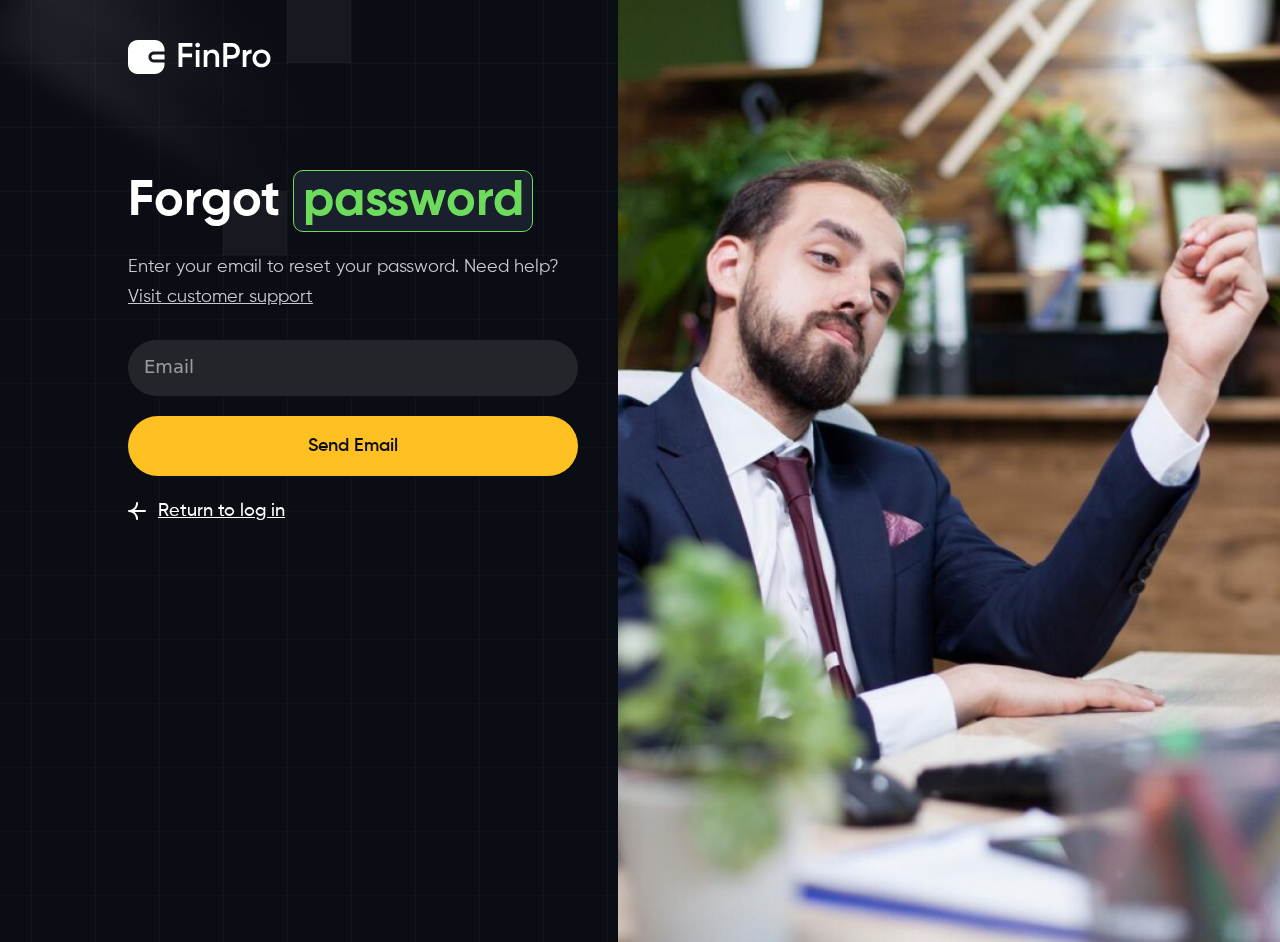
<file: forget-password.html>
<!DOCTYPE html>
<html lang="en">
<head>
    <meta charset="UTF-8">
    <link rel="icon" type="image/svg+xml" href="/assets/img/fav-icon.svg" />
    <meta name="viewport" content="width=device-width, initial-scale=1.0">
    <!-- Main Title -->
    <title>FinPro || Forget Password Page</title>
    <!-- Main CSS -->
    <link rel="stylesheet" href="assets/css/main.css">
    <!-- AOS Animation CSS -->
    <link rel="stylesheet" href="assets/css/aos.css">
</head>
<body>
     <!-- Forget Password Area Start Here -->
     <section class="bg-bg-line h-auto bg-primaryColor bg-cover relative"><div class="absolute bg-bg-blur2 h-20 md:w-513 w-full lg:top-[13.45px] top-[68px] md:top-[133px] lg:-left-[26.93px] md:-left-[55px] -left-[59px] rotate-[30deg] blur-md"></div>
        <div class="absolute bg-bg-blur2 h-20 md:w-513 w-full lg:top-[96.45px] top-[68px] md:top-[133px] lg:-left-[26.93px] md:-left-[55px] -left-[59px] rotate-[30deg] blur-md"></div>
        <div class="flex xl:flex-row flex-col justify-between xl:gap-10 gap-0">
            <div
            data-aos="zoom-in"
            data-aos-duration="1500"
            data-aos-offset="20"
            data-aos-once="true"
            class="xl:pl-32 pt-10 lg:px-0 px-4">
                <a href="index.html">
                    <img class="w-36 xl:mx-0 mx-auto" src="assets/img/logo.svg" alt="">
                </a>
                <div class="xl:mt-24 mt-16 md:w-450 w-full mx-auto">
                    <h4 class="font-Gilroy lg:text-5xl text-4.5xl lg:leading-19 leading-13 text-white font-bold xl:text-left text-center">Forgot <span class="lg:w-60 text-center md:w-auto w-48 md:h-auto h-14 inline-block text-hoverBg border border-hoverBg bg-bg rounded-120">password</span></h4>
                    <p class="pt-5 font-Gilroy font-normal xl:text-left text-center text-lg leading-8 text-font">Enter your email to reset your password. Need help? <a href="contact.html" class="underline">Visit customer support</a></p>
                    <form class="mt-7">
                        <input class="w-full h-14 bg-gray text-white py-4 pl-4 rounded-30 placeholder:text-white placeholder:opacity-55 placeholder:text-left placeholder:text-lg placeholder:leading-8 focus:outline-none" type="text" placeholder="Email">
                        <button  onclick="event.preventDefault()" class="w-full mt-5 text-lg font-semibold block font-Gilroy text-primaryColor px-11 py-4 bg-BtnBg rounded-100 hover:bg-hoverBg hover:text-white hover:transition hover:ease-in-out hover:duration-500">Send Email</button>
                    </form>
                    <div class="group flex gap-3 items-center pt-5 xl:justify-start justify-center xl:pb-0 pb-10">
                        <img class="group-hover:-translate-x-2 transition duration-500 group-hover:transition group-hover:ease-in-out group-hover:duration-500" src="assets/img/arrow.svg" alt="">
                        <a href="sign-in.html" class="text-white font-Gilroy font-medium text-lg leading-8 underline">Return to log in</a>
                    </div>
                    
                </div>
            </div>
            <div class="">
                <img class="xl:w-720 w-full" src="assets/img/contact/forget-pass.png" alt="">
            </div>
        </div>
    </section>
    <!-- Forget Password Area End Here -->

    <script src="assets/js/aos.js"></script>
    <script src="assets/js/aos_script.js"></script>
</body>
</html>
</file>
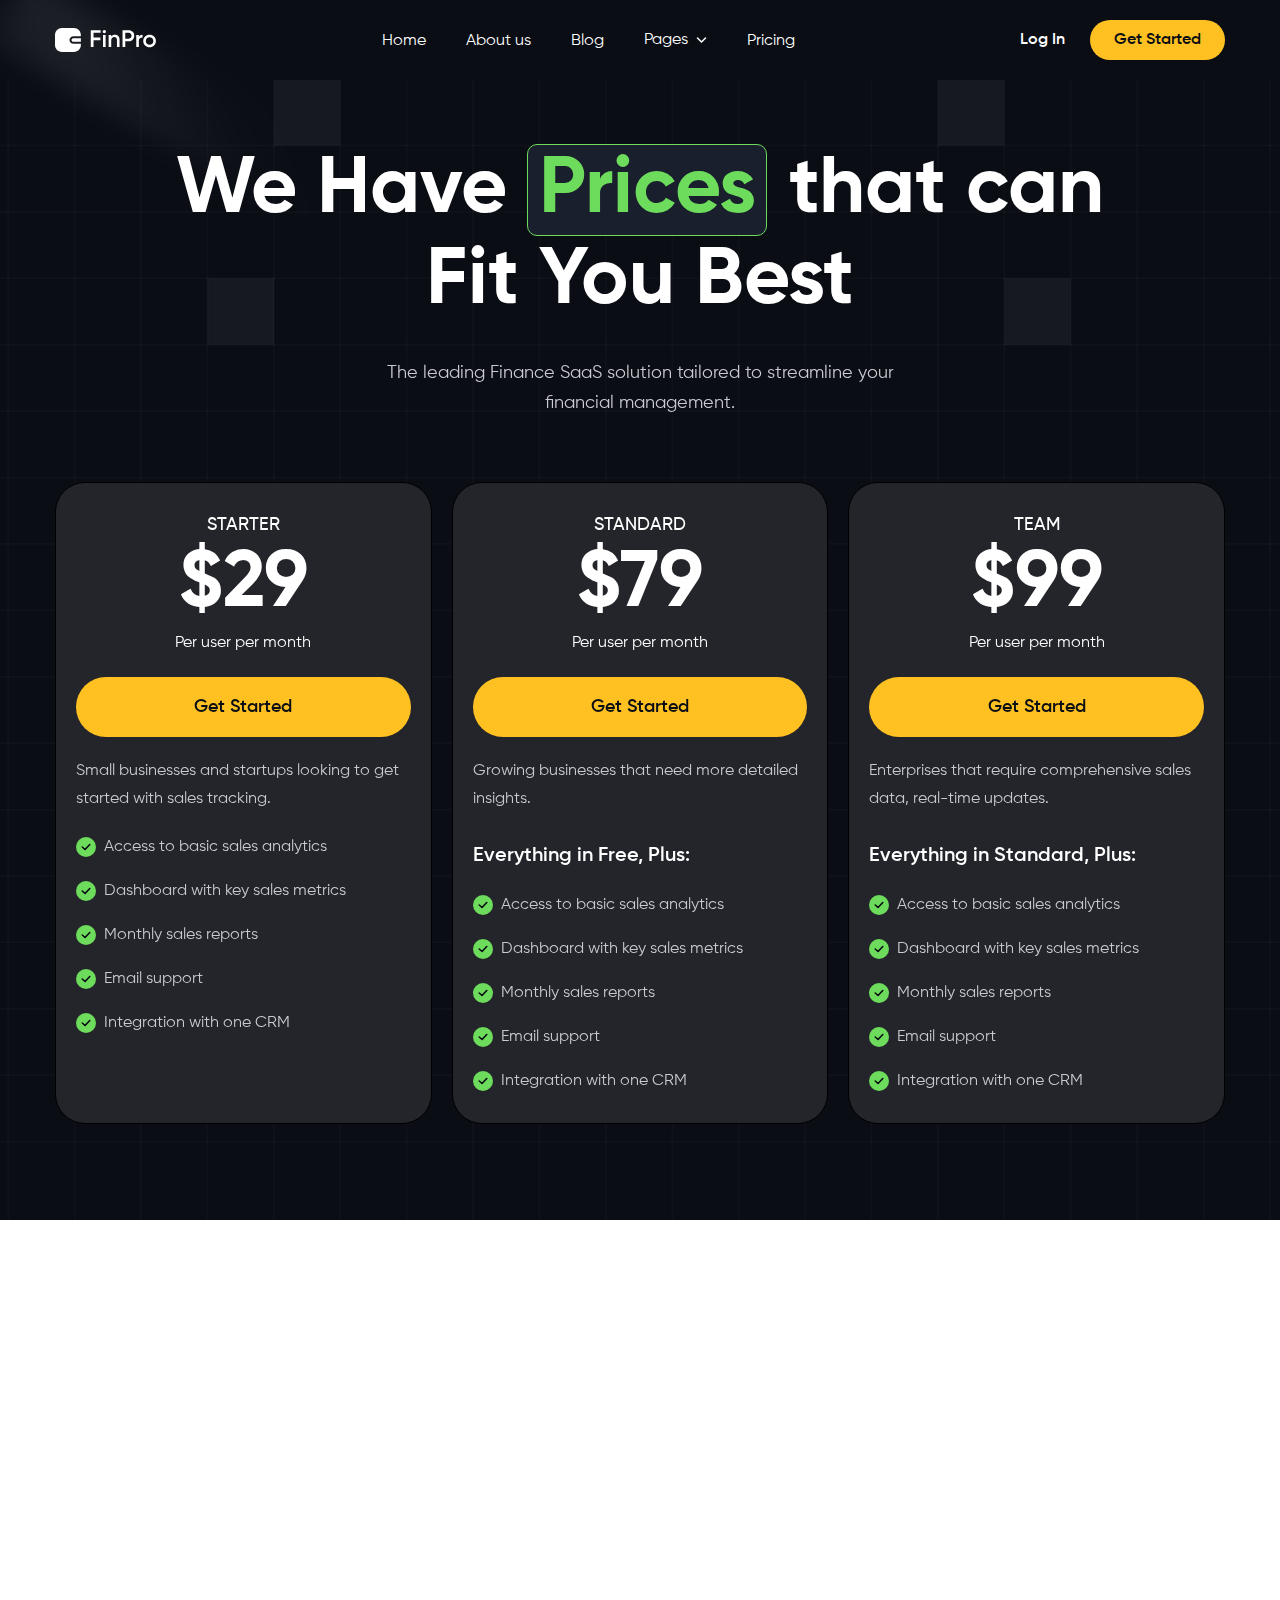
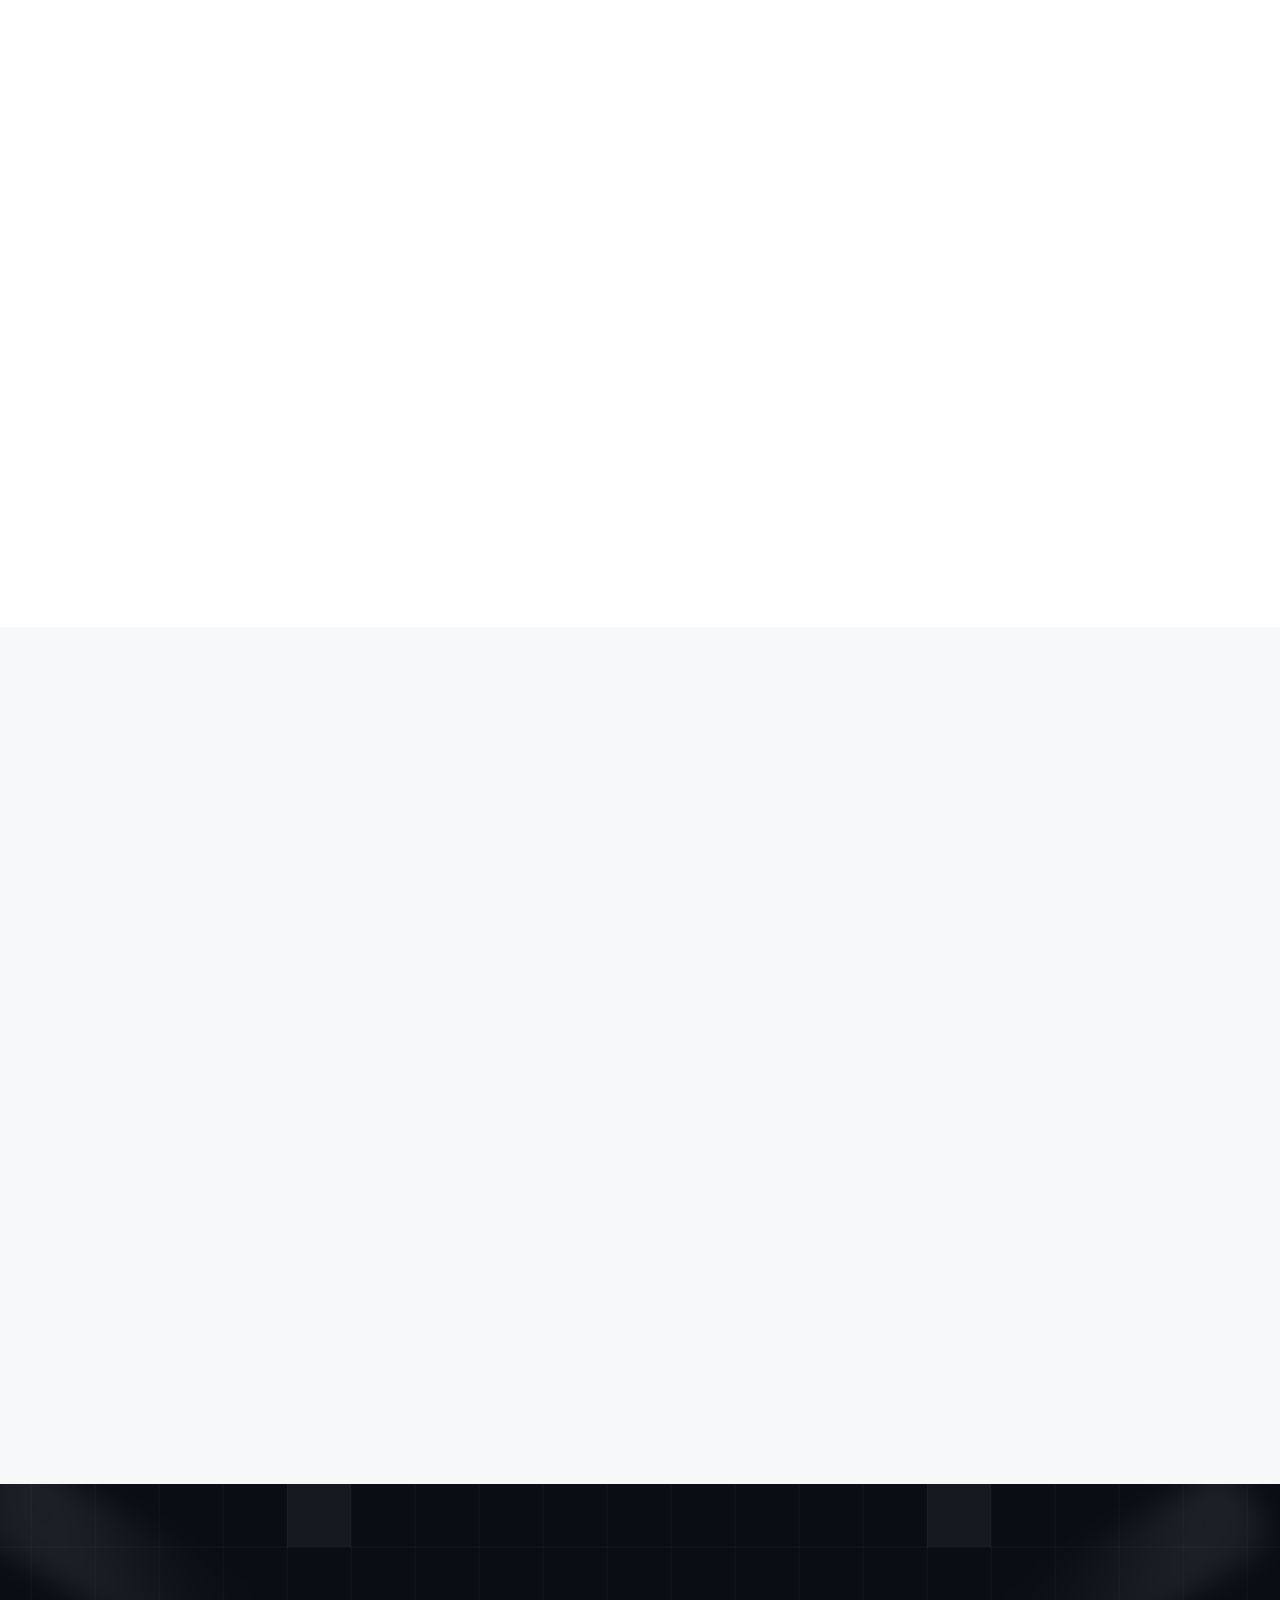
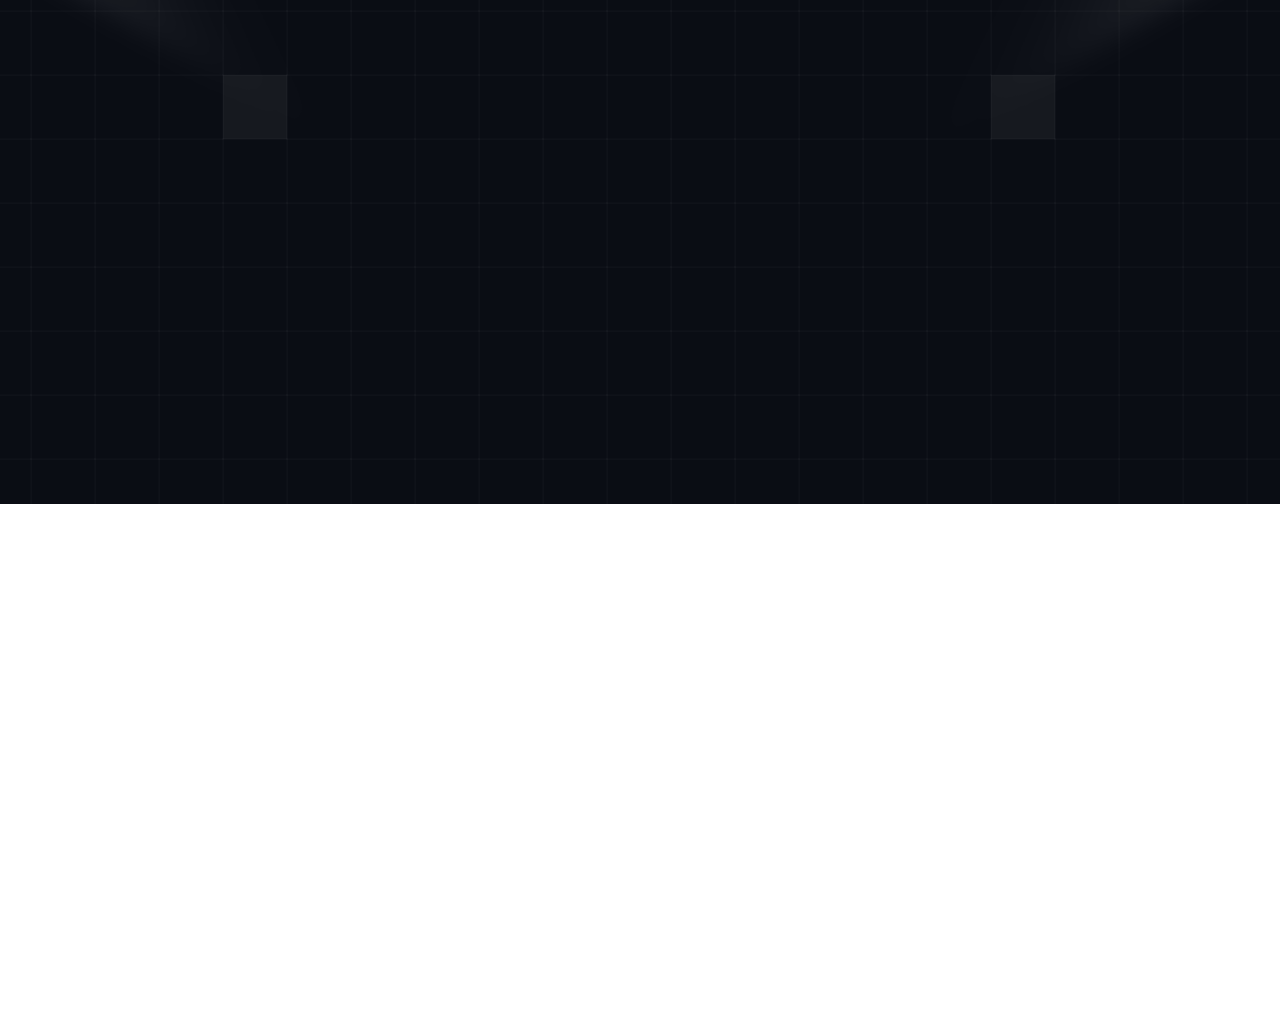
<file: pricing.html>
<!DOCTYPE html>
<html lang="en">
<head>
    <meta charset="UTF-8">
    <link rel="icon" type="image/svg+xml" href="/assets/img/fav-icon.svg" />
    <meta name="viewport" content="width=device-width, initial-scale=1.0">
    <!-- Main Title -->
    <title>FinPro || Pricing Page</title>
    <!-- Main CSS -->
    <link rel="stylesheet" href="assets/css/main.css">
    <!-- AOS Animation CSS -->
    <link rel="stylesheet" href="assets/css/aos.css">
</head>
<body>
    <!-- Header Area Start Here -->
    <header class=" xl:px-0 px-4 md:bg-primaryColor lg:static absolute left-0 right-0 z-10">
        <div class="container">
            <nav x-data="{ open: false }" class="">
                <div class="flex justify-between py-5 items-center">
                    <div>
                        <a class="flex gap-2 items-center" href="index.html">
                            <img class=" flex-shrink-0" src="assets/img/logo.svg" alt="logo">
                        </a>
                    </div>
                    <!-- Menu button for mobile -->
                    <div class="-mr-2 flex items-center lg:hidden">
                        <button @click="open = !open" class="text-gray-300 hover:text-white focus:outline-none">
                            <svg class="w-6 h-6" fill="none" viewBox="0 0 24 24" stroke="white">
                            <path x-show="!open" stroke-linecap="round" stroke-linejoin="round" stroke-width="2"
                                d="M4 6h16M4 12h16m-7 6h7"></path>
                            <path x-show="open" stroke-linecap="round" stroke-linejoin="round" stroke-width="2"
                                d="M6 18L18 6M6 6l12 12" fill="white"></path>
                            </svg>
                        </button>
                    </div>

                    <!-- Desktop menu -->
                    <div class="hidden lg:block" x-data="{ open: false }">
                        <ul class="flex list-none">
                            <li><a href="index.html" class="text-base font-Gilroy no-underline font-normal text-white hover:text-hoverBg hover:transition hover:ease-in-out hover:duration-500">Home</a></li>
                            <li><a href="about.html" class="text-base font-Gilroy no-underline font-normal text-white hover:text-hoverBg hover:transition hover:ease-in-out hover:duration-500 pl-10">About us</a></li>
                            <li><a href="blog.html" class="text-base font-Gilroy no-underline font-normal text-white hover:text-hoverBg hover:transition hover:ease-in-out hover:duration-500 pl-10">Blog</a></li>
                            <li class="group flex items-center relative" x-data="{ open: false }" @mouseenter="open = true" @mouseleave="open = false">
                                <a href="#" onclick="event.preventDefault()" class="inline-flex items-center no-underline text-base font-Gilroy font-normal text-white hover:text-hoverBg transition ease-in-out duration-500 pl-10"
                                    @click.prevent="open = !open" :class="{ 'text-LavenderIndigo': open }">
                                    Pages
                                    <svg :class="{ 'rotate-180': open }" class="ml-2 transition-transform duration-200" xmlns="http://www.w3.org/2000/svg" width="11" height="6" fill="none" viewBox="0 0 11 6">
                                        <path d="M1.5 1L5.5 5L9.5 1" stroke="currentColor" stroke-width="1.5" stroke-linecap="round" stroke-linejoin="round"/>
                                    </svg>
                                </a>

                                <!-- Dropdown content  -->
                                <ul id="dropdown" class="absolute left-9 top-6 w-48 py-2 list-none bg-bg rounded-md hidden shadow-2xl z-10 group-hover:block" :class="{ 'block': open, 'hidden': !open }">
                                    <!-- Dropdown items -->
                                    <li>
                                        <a href="blog-details.html" class="text-base font-semibold font-Gilroy block px-5 py-3 text-white hover:text-hoverBg hover:transition hover:ease-in-out hover:duration-500">Blog Page</a>
                                    </li>
                                    <li>
                                        <a href="faq.html" class="text-base font-semibold font-Gilroy block px-5 py-3 text-white hover:text-hoverBg hover:transition hover:ease-in-out hover:duration-500">FAQ</a>
                                    </li>
                                    <li>
                                        <a href="career.html" class="text-base font-semibold font-Gilroy block px-5 py-3 text-white hover:text-hoverBg hover:transition hover:ease-in-out hover:duration-500">Career</a>
                                    </li>
                                    <li>
                                        <a href="contact.html" class="text-base font-semibold font-Gilroy block px-5 py-3 text-white hover:text-hoverBg hover:transition hover:ease-in-out hover:duration-500">Contact</a>
                                    </li>
                                    <li>
                                        <a href="forget-password.html" class="text-base font-semibold font-Gilroy block px-5 py-3 text-white hover:text-hoverBg hover:transition hover:ease-in-out hover:duration-500">Forget Password</a>
                                    </li>
                                    <li>
                                        <a href="404.html" class="text-base font-semibold font-Gilroy block px-5 py-3 text-white hover:text-hoverBg hover:transition hover:ease-in-out hover:duration-500">404 Page</a>
                                    </li>
                                </ul>
                            </li>
                            <li><a href="pricing.html" class="text-base font-Gilroy font-normal text-white hover:text-hoverBg hover:transition hover:ease-in-out hover:duration-500 pl-10">Pricing</a></li>
                        </ul>
                    </div>
                    <div class="hidden lg:block">
                        <a href="sign-in.html" class="no-underline font-Gilroy text-base font-semibold text-white hover:text-hoverBg hover:transition hover:ease-in-out hover:duration-500">Log In</a>
                        <a href="sign-up.html" class="inline-block no-underline text-base font-semibold font-Gilroy text-primaryColor px-6 py-2 bg-BtnBg  rounded-100 ml-5 hover:bg-hoverBg hover:text-white hover:transition hover:ease-in-out hover:duration-500">Get Started</a>
                    </div>
                </div>
                
                <div x-show="open" 
                x-transition:enter="transition ease-out duration-500"
                x-transition:enter-start="opacity-0 transform -translate-y-2"
                x-transition:enter-end="opacity-100 transform translate-y-0"
                x-transition:leave="transition ease-in duration-500"
                x-transition:leave-start="opacity-100 transform translate-y-0"
                x-transition:leave-end="opacity-0 transform -translate-y-0"
                class="lg:hidden transition-opacity transition-height duration-500 ease-in-out overflow-hidden absolute inset-x-0 z-auto bg-primaryColor">
                    <div class="px-6 py-6 flex justify-between flex-col">
                        <div>
                            <ul class="dropdown flex flex-wrap flex-col md:justify-center justify-start">
                                <li class="pb-5 lg:px-0 md:px-5"><a href="index.html" class="text-base font-Gilroy font-normal text-white hover:text-hoverBg hover:transition hover:ease-in-out hover:duration-500">Home</a></li>
                                <li class="pb-5 lg:px-0 md:px-5"><a href="about.html" class="text-base font-Gilroy font-normal text-white hover:text-hoverBg hover:transition hover:ease-in-out hover:duration-500">About us</a></li>
                                <li class="pb-5 lg:px-0 md:px-5"><a href="blog.html" class="text-base font-Gilroy font-normal text-white hover:text-hoverBg hover:transition hover:ease-in-out hover:duration-500">Blog</a></li>
                                <li onclick="toggleDropdown()" class="relative group pb-5 lg:px-0 md:px-5" id="dropdownBtn">
                                    <div class="flex justify-between items-center">
                                        <a href="#" onclick="event.preventDefault()" class="group inline-flex pr-2 text-base font-Gilroy font-normal text-white hover:text-hoverBg hover:transition hover:ease-in-out hover:duration-500">Page</a>
                                        <svg class="cursor-pointer" xmlns="http://www.w3.org/2000/svg" width="11" height="6" viewBox="0 0 11 6" fill="none">
                                            <path d="M1.5 1L5.5 5L9.5 1" stroke="white" class="group-hover:stroke-hoverBg" stroke-width="1.5" stroke-linecap="round" stroke-linejoin="round"/>
                                        </svg>
                                    </div>
                                    <!-- Dropdown content -->
                                    <ul id="dropdownMenu" class="w-full mt-5 bg-bg rounded-md shadow-2xl hidden py-4 group-hover:block">
                                        <!-- Dropdown items -->
                                        <li><a href="blog-details.html" class="text-base font-normal font-Gilroy block px-5 py-3 text-white hover:text-hoverBg hover:transition hover:ease-in-out hover:duration-500">Blog Page</a></li>
                                        <li><a href="faq.html" class="text-base font-normal font-Gilroy block px-5 py-3 text-white hover:text-hoverBg hover:transition hover:ease-in-out hover:duration-500">FAQ</a></li>
                                        <li><a href="career.html" class="text-base font-normal font-Gilroy block px-5 py-3 text-white hover:text-hoverBg hover:transition hover:ease-in-out hover:duration-500">Career</a></li>
                                        <li><a href="contact.html" class="text-base font-normal font-Gilroy block px-5 py-3 text-white hover:text-hoverBg hover:transition hover:ease-in-out hover:duration-500">Contact Us</a></li>
                                        <li><a href="forget-password.html" class="text-base font-normal font-Gilroy block px-5 py-3 text-white hover:text-hoverBg hover:transition hover:ease-in-out hover:duration-500">Forget Password</a></li>
                                        <li><a href="404.html" class="text-base font-normal font-Gilroy block px-5 py-3 text-white hover:text-hoverBg hover:transition hover:ease-in-out hover:duration-500">404 Page</a></li>
                                    </ul>
                                </li>
                                <li class="lg:px-0 md:px-5"><a href="pricing.html" class="text-base font-Gilroy font-normal text-white hover:text-hoverBg hover:transition hover:ease-in-out hover:duration-500">Pricing</a></li>
                            </ul>
                        </div>
                        <div class="pt-10 md:block hidden mx-0 md:mx-auto">
                            <a href="sign-in.html" class="text-base font-semibold font-Gilroy text-white hover:text-hoverBg hover:transition hover:ease-in-out hover:duration-300">Log In</a>
                            <a href="sign-up.html" class="text-base font-semibold inline-block font-Gilroy text-primaryColor px-6 py-2 bg-BtnBg rounded-100 ml-8 hover:bg-hoverBg hover:text-white hover:transition hover:ease-in-out hover:duration-500">Get Started</a>
                        </div>
                    </div>
                </div>
            </nav>
        </div>
    </header>
    <!-- Header Area End Here -->

    <!-- Banner Area Start Here -->
    <section class="bg-bg-line h-auto bg-primaryColor bg-cover relative lg:pt-16 lg:pb-16 pt-28 pb-16 xl:px-0 px-4 xl:bg-top bg-bottom">
        <div class="absolute bg-bg-blur2 h-20 md:w-513 w-full lg:top-[13.45px] top-[68px] md:top-[133px] lg:-left-[26.93px] md:-left-[55px] -left-[59px] rotate-[30deg] blur-md"></div>
        <div class="container">
            <div
                data-aos="fade-up"
                data-aos-duration="1000"
                data-aos-offset="20"
                data-aos-once="true"
                class=" lg:w-970 w-full mx-auto">
                <h1 class="font-Gilroy text-center font-bold lg:text-8xl md:text-7.5xl text-4.5xl lg:leading-20 md:leading-21 leading-44 text-white">We Have <span class="lg:w-60 md:w-auto w-32 md:h-auto h-12 inline-block text-hoverBg border border-hoverBg bg-bg rounded-120 mr-0.5">Prices</span> that can Fit You Best</h1>
                <p class="md:w-570 w-full mx-auto text-center text-font font-Gilroy font-normal md:text-lg text-base md:leading-8 leading-7 pt-8">The leading Finance SaaS solution tailored to streamline your financial management.</p>
            </div>
            <div
                data-aos="fade-up"
                data-aos-duration="1000"
                data-aos-offset="20"
                data-aos-once="true"
            class="grid lg:grid-cols-3 md:grid-cols-2 grid-cols-1 md:mt-16 mt-10 md:mb-8 gap-5">
                <div class=" bg-gray border rounded-30 py-7 px-5">
                    <span class="block font-Gilroy font-medium text-lg leading-7 text-white text-center uppercase">Starter</span>
                    <h4 class="font-Gilroy font-bold text-8xl leading-20 text-white text-center">$29</h4>
                    <p class="font-Gilroy font-normal text-base leading-7 text-white text-center">Per user per month</p>
                    <a href="#" onclick="event.preventDefault()" class="my-5 text-lg text-center font-semibold block font-Gilroy text-primaryColor px-11 py-4 bg-BtnBg rounded-100 hover:bg-hoverBg hover:text-white hover:transition hover:ease-in-out hover:duration-500">Get Started</a>
                    <p class="font-Gilroy font-normal text-base leading-7 text-font">Small businesses and startups looking to get started with sales tracking.</p>
                    <ul class="mt-5">
                        <li class="flex gap-2 items-center font-Gilroy font-normal text-base leading-7 text-font"><img src="assets/img/check.svg" alt="">Access to basic sales analytics</li>
                        <li class="flex gap-2 items-center font-Gilroy font-normal text-base leading-7 text-font pt-4"><img src="assets/img/check.svg" alt="">Dashboard with key sales metrics</li>
                        <li class="flex gap-2 items-center font-Gilroy font-normal text-base leading-7 text-font pt-4"><img src="assets/img/check.svg" alt="">Monthly sales reports</li>
                        <li class="flex gap-2 items-center font-Gilroy font-normal text-base leading-7 text-font pt-4"><img src="assets/img/check.svg" alt="">Email support</li>
                        <li class="flex gap-2 items-center font-Gilroy font-normal text-base leading-7 text-font pt-4"><img src="assets/img/check.svg" alt="">Integration with one CRM</li>
                    </ul>
                </div>
                <div class=" bg-gray border rounded-30 py-7 px-5">
                    <span class="block font-Gilroy font-medium text-lg leading-7 text-white text-center uppercase">Standard</span>
                    <h4 class="font-Gilroy font-bold text-8xl leading-20 text-white text-center">$79</h4>
                    <p class="font-Gilroy font-normal text-base leading-7 text-white text-center">Per user per month</p>
                    <a href="#" onclick="event.preventDefault()" class="my-5 text-lg text-center font-semibold block font-Gilroy text-primaryColor px-11 py-4 bg-BtnBg rounded-100 hover:bg-hoverBg hover:text-white hover:transition hover:ease-in-out hover:duration-500">Get Started</a>
                    <p class="font-Gilroy font-normal text-base leading-7 text-font">Growing businesses that need more detailed insights.</p>
                    <h5 class="font-Gilroy font-semibold text-xl leading-8 text-white pt-7">Everything in Free, Plus:</h5>
                    <ul class="mt-5">
                        <li class="flex gap-2 items-center font-Gilroy font-normal text-base leading-7 text-font"><img src="assets/img/check.svg" alt="">Access to basic sales analytics</li>
                        <li class="flex gap-2 items-center font-Gilroy font-normal text-base leading-7 text-font pt-4"><img src="assets/img/check.svg" alt="">Dashboard with key sales metrics</li>
                        <li class="flex gap-2 items-center font-Gilroy font-normal text-base leading-7 text-font pt-4"><img src="assets/img/check.svg" alt="">Monthly sales reports</li>
                        <li class="flex gap-2 items-center font-Gilroy font-normal text-base leading-7 text-font pt-4"><img src="assets/img/check.svg" alt="">Email support</li>
                        <li class="flex gap-2 items-center font-Gilroy font-normal text-base leading-7 text-font pt-4"><img src="assets/img/check.svg" alt="">Integration with one CRM</li>
                    </ul>
                </div>
                <div class=" bg-gray border rounded-30 py-7 px-5">
                    <span class="block font-Gilroy font-medium text-lg leading-7 text-white text-center uppercase">Team</span>
                    <h4 class="font-Gilroy font-bold text-8xl leading-20 text-white text-center">$99</h4>
                    <p class="font-Gilroy font-normal text-base leading-7 text-white text-center">Per user per month</p>
                    <a href="#" onclick="event.preventDefault()" class="my-5 text-lg text-center font-semibold block font-Gilroy text-primaryColor px-11 py-4 bg-BtnBg rounded-100 hover:bg-hoverBg hover:text-white hover:transition hover:ease-in-out hover:duration-500">Get Started</a>
                    <p class="font-Gilroy font-normal text-base leading-7 text-font">Enterprises that require comprehensive sales data, real-time updates.</p>
                    <h5 class="font-Gilroy font-semibold text-xl leading-8 text-white pt-7">Everything in Standard, Plus:</h5>
                    <ul class="mt-5">
                        <li class="flex gap-2 items-center font-Gilroy font-normal text-base leading-7 text-font"><img src="assets/img/check.svg" alt="">Access to basic sales analytics</li>
                        <li class="flex gap-2 items-center font-Gilroy font-normal text-base leading-7 text-font pt-4"><img src="assets/img/check.svg" alt="">Dashboard with key sales metrics</li>
                        <li class="flex gap-2 items-center font-Gilroy font-normal text-base leading-7 text-font pt-4"><img src="assets/img/check.svg" alt="">Monthly sales reports</li>
                        <li class="flex gap-2 items-center font-Gilroy font-normal text-base leading-7 text-font pt-4"><img src="assets/img/check.svg" alt="">Email support</li>
                        <li class="flex gap-2 items-center font-Gilroy font-normal text-base leading-7 text-font pt-4"><img src="assets/img/check.svg" alt="">Integration with one CRM</li>
                    </ul>
                </div>
            </div>
        </div>
    </section>
    <!-- Banner Area End Here -->

    <!-- Accordion Area Start Here -->
    <section class="lg:mt-24 mt-16">
        <div class="container">
            <div class="xl:px-0 px-4">
                <h4
                data-aos="fade-up"
                data-aos-duration="1000"
                data-aos-offset="20"
                data-aos-once="true"
                class="xl:w-[1070px] w-auto mx-auto font-Gilroy text-center font-bold lg:text-7xl text-4.2xl lg:leading-19 leading-11 text-primaryColor">Kick the Tires for Free and <span class="lg:w-64 lg:h-16 md:h-auto h-10 md:w-auto w-36 inline-block text-border border border-border bg-borderBg rounded-120 mr-0.5"> Upgrade</span> When You’re Ready to Activate.</h4>
                <div
                data-aos="fade-up"
                data-aos-duration="1000"
                data-aos-offset="20"
                data-aos-once="true"
                class="lg:w-530 w-auto mx-auto text-center md:mt-8 mt-5">
                    <a href="#" onclick="event.preventDefault()" class="my-5 text-lg text-center font-semibold inline-block font-Gilroy text-primaryColor px-11 py-4 bg-BtnBg rounded-100 hover:bg-hoverBg hover:text-white hover:transition hover:ease-in-out hover:duration-500">Get Started for Free</a>
                    <p class="font-Gilroy text-secondaryColor font-normal text-lg leading-8">Backed by a 30-day money back guarantee.</p>
                </div>
                <div class="flex lg:flex-row flex-col justify-between lg:gap-8 lg:mt-16 mt-10">
                    <div class="lg:w-570 w-auto overflow-hidden ">
                        <div x-data="{ openTab: 1, faqData: [
                            {
                                id: 1,
                                question: 'What is Sales Analytics SaaS?',
                                answer: 'Sales Analytics SaaS (Software as a Service) is a cloud-based platform that empowers businesses to gain valuable insights into their sales performance through data analysis.'
                            },
                            {
                                id: 2,
                                question: 'Is this suitable for businesses of all sizes?',
                                answer: 'Sales Analytics SaaS (Software as a Service) is a cloud-based platform that empowers businesses to gain valuable insights into their sales performance through data analysis.'
                            },
                            {
                                id: 3,
                                question: 'Is my data secure with this?',
                                answer: 'Sales Analytics SaaS (Software as a Service) is a cloud-based platform that empowers businesses to gain valuable insights into their sales performance through data analysis.'
                            },
                        ] }">
                            <template x-for="(faq, index) in faqData" :key="index">
                                <div data-aos="fade-up" data-aos-duration="1000" data-aos-offset="20" data-aos-once="true" class=" p-4 md:p-7 border border-divided rounded-20 mb-8">
                                    <div @click="openTab === faq.id ? openTab = -1 : openTab = faq.id" class="w-full flex justify-between items-baseline cursor-pointer transition-colors duration-300">
                                        <h6 x-text="faq.question" class="text-left md:w-auto w-315 font-bold font-Gilroy md:text-2xl text-lg leading-9 text-primaryColor"></h6>
                                        <svg class=" md:w-6 md:h-6 w-5 h-5 rounded-full bg-BtnBg" x-show="openTab === faq.id" xmlns="http://www.w3.org/2000/svg" width="18" height="18" viewBox="0 0 24 24" fill="none" class="w-4 h-4 inline-block mr-2 text-primaryColor">
                                            <path d="M18 12H6" stroke="black" stroke-width="1" stroke-linecap="round" stroke-linejoin="round"/>
                                        </svg>
                                        <svg class=" md:w-6 md:h-6 w-5 h-5 rounded-full bg-white border border-divided" x-show="openTab !== faq.id" xmlns="http://www.w3.org/2000/svg" width="18" height="18" viewBox="0 0 24 24" fill="none" class="w-4 h-4 inline-block mr-2">
                                            <path d="M12 18V6M6 12h12" stroke="black" stroke-width="1" stroke-linecap="round" stroke-linejoin="round"/>
                                        </svg>
                                    </div>
                                    <div x-show="openTab === faq.id" class=" pt-3 transition-all duration-300">
                                        <p class="text-secondaryColor text-base font-Gilroy text-left font-normal leading-7" x-html="faq.answer"></p>
                                    </div>
                                </div>
                            </template>
                        </div>
                    </div>
                    <div class="lg:w-570 w-full overflow-hidden ">
                        <div x-data="{ openTab: -1, faqData: [
                            {
                                id: 1,
                                question: 'How can this benefit my business?',
                                answer: 'Sales Analytics SaaS (Software as a Service) is a cloud-based platform that empowers businesses to gain valuable insights into their sales performance through data analysis.'
                            },
                            {
                                id: 2,
                                question: 'How can this benefit my business?',
                                answer: 'Sales Analytics SaaS (Software as a Service) is a cloud-based platform that empowers businesses to gain valuable insights into their sales performance through data analysis.'
                            },
                            {
                                id: 3,
                                question: 'What are the membership plan?',
                                answer: 'Sales Analytics SaaS (Software as a Service) is a cloud-based platform that empowers businesses to gain valuable insights into their sales performance through data analysis.'
                            },
                        ] }">
                            <template x-for="(faq, index) in faqData" :key="index">
                                <div data-aos="fade-up" data-aos-duration="1000" data-aos-offset="20" data-aos-once="true" class=" p-4 md:p-7 border border-divided rounded-20 mb-8">
                                    <div @click="openTab === faq.id ? openTab = -1 : openTab = faq.id" class="w-full flex justify-between items-center cursor-pointer transition-colors duration-300">
                                        <h6 x-text="faq.question" class="text-left  md:w-auto w-315 font-bold font-Gilroy md:text-2xl text-lg leading-9 text-primaryColor"></h6>
                                        <svg class="md:w-6 md:h-6 w-5 h-5 rounded-full bg-BtnBg" x-show="openTab === faq.id" xmlns="http://www.w3.org/2000/svg" width="18" height="18" viewBox="0 0 24 24" fill="none" class="w-4 h-4 inline-block mr-2 text-primaryColor">
                                            <path d="M18 12H6" stroke="black" stroke-width="1" stroke-linecap="round" stroke-linejoin="round"/>
                                        </svg>
                                        <svg class="md:w-6 md:h-6 w-5 h-5 rounded-full bg-white border border-divided" x-show="openTab !== faq.id" xmlns="http://www.w3.org/2000/svg" width="18" height="18" viewBox="0 0 24 24" fill="none" class="w-4 h-4 inline-block mr-2">
                                            <path d="M12 18V6M6 12h12" stroke="black" stroke-width="1" stroke-linecap="round" stroke-linejoin="round"/>
                                        </svg>
                                    </div>
                                    <div x-show="openTab === faq.id" class=" pt-3 transition-all duration-300">
                                        <p class="text-secondaryColor text-base font-Gilroy text-left font-normal leading-7" x-html="faq.answer"></p>
                                    </div>
                                </div>
                            </template>
                        </div>
                    </div>
                </div>
            </div>
        </div>
    </section>
    <!-- Accordion Area End Here -->

    <!-- Testimonial Area Start Here -->
    <section class="lg:mt-24 mt-16 bg-lightGray xl:px-0 px-4">
        <div class="container">
            <div class="lg:py-20 py-10">
                <h4
                data-aos="fade-up"
                data-aos-duration="1000"
                data-aos-offset="20"
                data-aos-once="true"
                class="lg:w-570 w-auto font-Gilroy font-bold md:text-7xl text-4.2xl md:leading-19 leading-44 text-primaryColor md:text-left text-center">What FinPro <span class="lg:w-40 md:w-auto w-24 text-center md:h-auto h-12 inline-block text-border border border-border bg-borderBg rounded-120">Users</span> Are Saying</h4>
                <div class="flex lg:flex-row flex-col lg:justify-end items-center gap-8 lg:mt-0 mt-8">
                    <div
                    data-aos="fade-up"
                    data-aos-duration="1000"
                    data-aos-offset="20"
                    data-aos-once="true"
                    class="lg:w-513 w-auto p-8 bg-white rounded-30">
                        <img class="w-28" src="assets/img/homePage/integration/stars.svg" alt="">
                        <p class="pt-5 font-urbanist text-secondaryColor">"Since incorporating FinEase, our financial operations have reached new heights of efficiency. The platform's seamless integration with our existing systems has saved us countless hours of manual data entry."</p>
                        <div class="flex items-center gap-3 mt-5">
                            <img src="assets/img/blogPage/user-3.svg" alt="">
                            <h4 class="font-urbanist font-semibold text-lg leading-5 text-primaryColor">Sarah Taylor<span class="block font-urbanist font-normal text-sm leading-4 text-secondaryColor pt-2">CEO & Founder, GDN</span></h4>
                        </div>
                    </div>
                    <div
                    data-aos="fade-up"
                    data-aos-duration="1000"
                    data-aos-offset="20"
                    data-aos-once="true"
                    >
                        <div class="lg:w-513 w-auto p-8 bg-white rounded-30">
                            <img class="w-28" src="assets/img/homePage/integration/stars.svg" alt="">
                            <p class="pt-5 font-urbanist text-secondaryColor">"As a CFO, I've used many financial software solutions throughout my career, but none have impressed me as much as FinEase. Just love it!"</p>
                            <div class="flex items-center gap-3 mt-5">
                                <img src="assets/img/blogPage/user-4.svg" alt="">
                                <h4 class="font-urbanist font-semibold text-lg leading-5 text-primaryColor">Ellyse Perry<span class="block font-urbanist font-normal text-sm leading-4 text-secondaryColor pt-2">CEO & Founder, GDN</span></h4>
                            </div>
                        </div>
                        <div class="lg:w-513 w-auto p-8 bg-white rounded-30 mt-8">
                            <img class="w-28" src="assets/img/homePage/integration/stars.svg" alt="">
                            <p class="pt-5 font-urbanist text-secondaryColor">"Choosing FinEase has been a game-changer for our startup's financial management. With limited resources, we needed a solution that was both affordable and powerful, and this platform delivered on both fronts. Its intuitive design made onboarding a breeze for our team."</p>
                            <div class="flex items-center gap-3 mt-5">
                                <img src="assets/img/blogPage/user-5.svg" alt="">
                                <h4 class="font-urbanist font-semibold text-lg leading-5 text-primaryColor">Chris Woakes<span class="block font-urbanist font-normal text-sm leading-4 text-secondaryColor pt-2">CEO & Founder, GDN</span></h4>
                            </div>
                        </div>
                    </div>
                </div>
            </div>
        </div>
    </section>
    <!-- Testimonial Area End Here -->

    <!-- CTA Area Start Here -->
    <section class="bg-bg-line md:h-620 h-auto relative bg-cover xl:bg-top bg-bottom bg-primaryColor">
        <div class="absolute bg-bg-blur1 md:w-[500px] w-full h-24 -rotate-[30deg] z-10 md:-right-2 right-0 md:top-24 top-8 blur-md rounded-30"></div>
        <div class="absolute bg-bg-blur2 md:w-[500px] w-full h-24 rotate-[30deg] z-10 md:-left-12 -left-[149px] md:top-20 top-8 blur-md"></div>
        <div class="container">
            <div
                data-aos="fade-up"
                data-aos-duration="1000"
                data-aos-offset="20"
                data-aos-once="true"
            class=" lg:w-870 w-auto mx-auto md:pt-28 pt-16 xl:px-0 px-4">
                <h1 class="font-Gilroy text-center font-bold md:text-7xl text-4.2xl md:leading-18 leading-12 text-white">Unlock <span class="lg:w-60 md:w-auto w-36 inline-block text-hoverBg border border-hoverBg bg-bg rounded-120">Insights</span> and Drive Performance</h1>
                <p class="md:w-570 w-auto mx-auto text-center text-font font-Gilroy font-normal md:text-lg text-base md:leading-8 leading-7 pt-5">The leading Finance SaaS solution tailored to streamline your financial management.</p>
                <div class="md:w-513 w-auto mx-auto flex justify-between items-center bg-bg rounded-80 py-2 pr-2 mt-10">
                    <form class="md:ml-10 ml-5">
                        <input type="text" class="md:w-72 w-auto text-white font-Gilroy bg-transparent  placeholder:text-font placeholder:font-Gilroy placeholder:font-normal focus:outline-none " placeholder="Enter your email">
                    </form>
                    <button class="text-primaryColor font-semibold bg-BtnBg md:py-3.5 py-2 md:px-8 px-5 rounded-40 font-Gilroy hover:bg-hoverBg hover:text-white hover:transition hover:ease-in-out hover:duration-500">Try for Free</button>
                </div>
                <p class="md:w-370 w-auto mx-auto pt-5 text-center text-font font-Gilroy font-normal md:text-base text-sm leading-5 md:pb-0 pb-16">Powerful, yet simple. Tools for everyone. <span class="inline-block text-white font-semibold"> 100% free.</span></p>
            </div>
        </div>
    </section>
    <!-- CTA Area End Here -->

    <!-- Footer Area Start Here -->
    <footer class="md:mt-24 mt-20 md:mb-10 mb-5">
        <div class="container">
            <div
                data-aos="fade-up"
                data-aos-duration="1000"
                data-aos-offset="20"
                data-aos-once="true"
            class="flex flex-wrap lg:flex-row flex-col-reverse justify-between xl:px-0 px-4">
                <div class="lg:w-413 w-auto lg:mt-0 mt-10">
                    <a href="index.html">
                        <img src="assets/img/footer-logo.svg" alt="">
                    </a>
                    <p class="text-secondaryColor pt-5 font-Gilroy font-normal text-lg leading-8">Welcome to FinPro, where financial management meets simplicity and efficiency.</p>
                    <div class="pt-5 flex items-center gap-3">
                        <a href="https://www.facebook.com/" target="_blank">
                            <svg class="group border border-divided bg-white rounded-full hover:bg-primaryColor hover:transition-all hover: ease-in-out hover:duration-500" xmlns="http://www.w3.org/2000/svg" width="36" height="36" viewBox="0 0 36 36" fill="none">
                                <path d="M21.4758 18.8746L21.8908 16.341H19.2968V14.6969C19.2968 14.0039 19.659 13.3279 20.8209 13.3279H22V11.1711C22 11.1711 20.9301 11 19.9069 11C17.7708 11 16.3746 12.2136 16.3746 14.4103V16.3414H14V18.875H16.3746V25H19.2968V18.875L21.4758 18.8746Z" fill="black" class="group-hover:fill-white"/>
                            </svg>
                        </a>
                        
                        <a href="https://www.instagram.com/" target="_blank">
                            <svg class="group border border-divided bg-white rounded-full hover:bg-primaryColor hover:transition-all hover: ease-in-out hover:duration-500" xmlns="http://www.w3.org/2000/svg" width="36" height="36" viewBox="0 0 36 36" fill="none">
                                <path d="M18.0001 11C16.099 11 15.8606 11.0081 15.114 11.0421C14.3689 11.0761 13.86 11.1945 13.4148 11.3675C12.9544 11.5464 12.5641 11.7857 12.1749 12.1749C11.7857 12.564 11.5464 12.9545 11.3675 13.4148C11.1944 13.86 11.0761 14.3689 11.0421 15.114C11.008 15.8606 11 16.099 11 18.0001C11 19.9012 11.008 20.1396 11.0421 20.8863C11.0761 21.6313 11.1944 22.1402 11.3675 22.5854C11.5464 23.0458 11.7858 23.4361 12.1749 23.8253C12.5641 24.2145 12.9544 24.4539 13.4148 24.6328C13.86 24.8058 14.3689 24.9241 15.114 24.9581C15.8606 24.9922 16.099 25.0002 18.0001 25.0002C19.9012 25.0002 20.1396 24.9922 20.8863 24.9581C21.6313 24.9241 22.1402 24.8058 22.5854 24.6328C23.0458 24.4539 23.4361 24.2145 23.8253 23.8253C24.2145 23.4361 24.4539 23.0458 24.6328 22.5854C24.8058 22.1402 24.9241 21.6313 24.9581 20.8863C24.9922 20.1396 25.0002 19.9012 25.0002 18.0001C25.0002 16.099 24.9922 15.8606 24.9581 15.114C24.9241 14.3689 24.8058 13.86 24.6328 13.4148C24.4539 12.9545 24.2145 12.564 23.8253 12.1749C23.4361 11.7857 23.0458 11.5464 22.5854 11.3675C22.1402 11.1945 21.6313 11.0761 20.8863 11.0421C20.1396 11.0081 19.9012 11 18.0001 11ZM18.0001 12.2613C19.8692 12.2613 20.0906 12.2684 20.8288 12.3021C21.5113 12.3332 21.8819 12.4473 22.1286 12.5431C22.4553 12.6701 22.6885 12.8218 22.9335 13.0667C23.1784 13.3117 23.3301 13.5449 23.4571 13.8716C23.553 14.1183 23.667 14.489 23.6981 15.1715C23.7318 15.9096 23.739 16.131 23.739 18.0001C23.739 19.8692 23.7318 20.0906 23.6981 20.8288C23.667 21.5113 23.553 21.8819 23.4571 22.1286C23.3301 22.4553 23.1784 22.6885 22.9335 22.9335C22.6885 23.1784 22.4553 23.3301 22.1286 23.4571C21.8819 23.553 21.5113 23.667 20.8288 23.6981C20.0907 23.7318 19.8694 23.739 18.0001 23.739C16.1309 23.739 15.9095 23.7318 15.1715 23.6981C14.4889 23.667 14.1183 23.553 13.8717 23.4571C13.5449 23.3301 13.3117 23.1784 13.0668 22.9335C12.8218 22.6885 12.6701 22.4553 12.5431 22.1286C12.4473 21.8819 12.3332 21.5113 12.3021 20.8288C12.2684 20.0906 12.2613 19.8692 12.2613 18.0001C12.2613 16.131 12.2684 15.9096 12.3021 15.1715C12.3332 14.4889 12.4473 14.1183 12.5431 13.8717C12.6701 13.5449 12.8218 13.3117 13.0667 13.0668C13.3117 12.8218 13.5449 12.6701 13.8716 12.5431C14.1183 12.4473 14.489 12.3332 15.1715 12.3021C15.9096 12.2684 16.131 12.2613 18.0001 12.2613" fill="black" class="group-hover:fill-white group-hover:transition-all group-hover: ease-in-out group-hover:duration-500"/>
                                <path d="M18.0004 20.3339C16.7117 20.3339 15.667 19.2892 15.667 18.0006C15.667 16.7118 16.7117 15.6672 18.0004 15.6672C19.2891 15.6672 20.3338 16.7118 20.3338 18.0006C20.3338 19.2892 19.2891 20.3339 18.0004 20.3339ZM18.0004 14.4059C16.0151 14.4059 14.4058 16.0152 14.4058 18.0006C14.4058 19.9858 16.0151 21.5952 18.0004 21.5952C19.9857 21.5952 21.5951 19.9858 21.5951 18.0006C21.5951 16.0152 19.9857 14.4059 18.0004 14.4059ZM22.5771 14.2639C22.5771 14.7278 22.201 15.1039 21.7371 15.1039C21.2732 15.1039 20.8971 14.7278 20.8971 14.2639C20.8971 13.7999 21.2732 13.4238 21.7371 13.4238C22.201 13.4238 22.5771 13.7999 22.5771 14.2639Z" fill="black" class="group-hover:fill-white group-hover:transition-all group-hover: ease-in-out group-hover:duration-500"/>
                            </svg>
                        </a>
                        
                        <a href="https://twitter.com/" target="_blank">
                            <svg class="group border border-divided bg-white rounded-full hover:bg-primaryColor hover:transition-all hover: ease-in-out hover:duration-500" xmlns="http://www.w3.org/2000/svg" width="36" height="36" viewBox="0 0 36 36" fill="none">
                                <path d="M25 13.4205C24.4758 13.6655 23.9197 13.8263 23.3503 13.8975C23.9434 13.5226 24.3988 12.9289 24.6132 12.2215C24.0494 12.5744 23.4326 12.823 22.7893 12.9567C22.2654 12.3679 21.5189 12 20.6928 12C19.1065 12 17.8204 13.3564 17.8204 15.0293C17.8204 15.2668 17.8458 15.498 17.8948 15.7198C15.5077 15.5934 13.3913 14.3874 11.9746 12.5545C11.7274 13.002 11.5858 13.5224 11.5858 14.0775C11.5858 15.1285 12.0929 16.0557 12.8635 16.599C12.4074 16.584 11.9613 16.454 11.5625 16.2201C11.5624 16.2328 11.5624 16.2454 11.5624 16.2582C11.5624 17.726 12.5524 18.9504 13.8663 19.2287C13.4434 19.35 12.9997 19.3678 12.5693 19.2806C12.9347 20.4841 13.9955 21.3599 15.2523 21.3845C14.2693 22.1969 13.0308 22.6813 11.6852 22.6813C11.4533 22.6813 11.2247 22.6669 11 22.6389C12.2711 23.4985 13.7809 24 15.4029 24C20.6861 24 23.5751 19.3838 23.5751 15.3807C23.5751 15.2493 23.5723 15.1186 23.5668 14.9887C24.1291 14.56 24.6144 14.0289 25 13.4205Z" fill="black" class="group-hover:fill-white group-hover:transition-all group-hover: ease-in-out group-hover:duration-500"/>
                            </svg>
                        </a>
                        
                        <a href="https://www.linkedin.com/" target="_blank">
                            <svg class="group border border-divided bg-white rounded-full hover:bg-primaryColor hover:transition-all hover: ease-in-out hover:duration-500" xmlns="http://www.w3.org/2000/svg" width="36" height="36" viewBox="0 0 36 36" fill="none">
                                <path fill-rule="evenodd" clip-rule="evenodd" d="M16.2003 15.8783H18.8001V17.1733C19.1746 16.4285 20.135 15.7593 21.5777 15.7593C24.3434 15.7593 25 17.2419 25 19.9621V25H22.2V20.5816C22.2 19.0325 21.8255 18.1589 20.8721 18.1589C19.5498 18.1589 19.0003 19.1004 19.0003 20.5809V25H16.2003V15.8783ZM11.399 24.881H14.199V15.7593H11.399V24.881ZM14.6001 12.785C14.6002 13.0197 14.5537 13.2521 14.4632 13.4686C14.3727 13.6852 14.2401 13.8816 14.073 14.0464C13.7345 14.3828 13.2763 14.5712 12.799 14.57C12.3226 14.5697 11.8654 14.3818 11.5264 14.0471C11.3599 13.8817 11.2278 13.6851 11.1374 13.4685C11.0471 13.2519 11.0004 13.0197 11 12.785C11 12.3111 11.189 11.8575 11.5271 11.5229C11.8658 11.1877 12.3232 10.9998 12.7997 11C13.2771 11 13.7349 11.1883 14.073 11.5229C14.4104 11.8575 14.6001 12.3111 14.6001 12.785Z" fill="black" class="group-hover:fill-white group-hover:transition-all group-hover: ease-in-out group-hover:duration-500"/>
                            </svg>
                        </a>
                    </div>
                </div>
                <div class="grid md:grid-cols-4 grid-cols-2 gap-10 xl:w-620 lg:w-570 w-auto">
                    <div>
                        <h5 class="font-Gilroy font-semibold text-xl leading-8 text-primaryColor">Company</h5>
                        <ul class="mt-5">
                            <li><a href="index.html" class="font-Gilroy font-normal text-base leading-7 text-secondaryColor block hover:text-hoverBg hover:transition-all hover:ease-in-out hover:duration-500">Home</a></li>
                            <li><a href="about.html" class="font-Gilroy font-normal text-base leading-7 text-secondaryColor pt-2 block hover:text-hoverBg hover:transition-all hover:ease-in-out hover:duration-500">About us</a></li>
                            <li><a href="#"  onclick="event.preventDefault()" class="font-Gilroy font-normal text-base leading-7 text-secondaryColor pt-2 block hover:text-hoverBg hover:transition-all hover:ease-in-out hover:duration-500">Affiliate Program</a></li>
                            <li><a href="career.html" class="font-Gilroy font-normal text-base leading-7 text-secondaryColor pt-2 block hover:text-hoverBg hover:transition-all hover:ease-in-out hover:duration-500">Careers</a></li>
                        </ul>
                    </div>
                    <div>
                        <h5 class="font-Gilroy font-semibold text-xl leading-8 text-primaryColor">Product</h5>
                        <ul class="mt-5">
                            <li><a href="#"  onclick="event.preventDefault()" class="font-Gilroy font-normal text-base leading-7 text-secondaryColor block hover:text-hoverBg hover:transition-all hover:ease-in-out hover:duration-500">Overview</a></li>
                            <li><a href="#"  onclick="event.preventDefault()" class="font-Gilroy font-normal text-base leading-7 text-secondaryColor pt-2 block hover:text-hoverBg hover:transition-all hover:ease-in-out hover:duration-500">Features</a></li>
                            <li><a href="#"  onclick="event.preventDefault()" class="font-Gilroy font-normal text-base leading-7 text-secondaryColor pt-2 block hover:text-hoverBg hover:transition-all hover:ease-in-out hover:duration-500">Integrations</a></li>
                            <li><a href="pricing.html" class="font-Gilroy font-normal text-base leading-7 text-secondaryColor pt-2 block hover:text-hoverBg hover:transition-all hover:ease-in-out hover:duration-500">Pricing</a></li>
                        </ul>
                    </div>
                    <div>
                        <h5 class="font-Gilroy font-semibold text-xl leading-8 text-primaryColor">Resources</h5>
                        <ul class="mt-5">
                            <li><a href="blog.html" class="font-Gilroy font-normal text-base leading-7 text-secondaryColor block hover:text-hoverBg hover:transition-all hover:ease-in-out hover:duration-500">Blog</a></li>
                            <li><a href="#"  onclick="event.preventDefault()" class="font-Gilroy font-normal text-base leading-7 text-secondaryColor pt-2 block hover:text-hoverBg hover:transition-all hover:ease-in-out hover:duration-500">Podcast</a></li>
                            <li><a href="#"  onclick="event.preventDefault()" class="font-Gilroy font-normal text-base leading-7 text-secondaryColor pt-2 block hover:text-hoverBg hover:transition-all hover:ease-in-out hover:duration-500">Webinars</a></li>
                            <li><a href="#"  onclick="event.preventDefault()" class="font-Gilroy font-normal text-base leading-7 text-secondaryColor pt-2 block hover:text-hoverBg hover:transition-all hover:ease-in-out hover:duration-500">Press</a></li>
                        </ul>
                    </div>
                    <div>
                        <h5 class="font-Gilroy font-semibold text-xl leading-8 text-primaryColor">Support</h5>
                        <ul class="mt-5">
                            <li><a href="#"  onclick="event.preventDefault()" class="font-Gilroy font-normal text-base leading-7 text-secondaryColor block hover:text-hoverBg hover:transition-all hover:ease-in-out hover:duration-500">Request a Demo</a></li>
                            <li><a href="contact.html" class="font-Gilroy font-normal text-base leading-7 text-secondaryColor pt-2 block hover:text-hoverBg hover:transition-all hover:ease-in-out hover:duration-500">Contact Us</a></li>
                            <li><a href="#"  onclick="event.preventDefault()" class="font-Gilroy font-normal text-base leading-7 text-secondaryColor pt-2 block hover:text-hoverBg hover:transition-all hover:ease-in-out hover:duration-500">Report a Bug</a></li>
                        </ul>
                    </div>
                </div>
            </div>
            <div
            data-aos="fade-up"
            data-aos-duration="1000"
            data-aos-offset="20"
            data-aos-once="true"
            class="lg:mt-24 mt-10 xl:px-0 px-4">
                <div class="md:bg-lightGray flex md:flex-row flex-col justify-between py-3 px-5 rounded-24">
                    <div>
                        <p class="font-Gilroy font-normal text-base leading-7 text-secondaryColor text-center">&copy; 2024 All Rights Reserved</p>
                    </div>
                    <div class="flex md:justify-end justify-center gap-5 md:mt-0 mt-5">
                        <a href="#" onclick="event.preventDefault()" class="text-secondaryColor font-Gilroy font-normal text-base leading-8">Terms & Conditions</a>
                        <a href="#" onclick="event.preventDefault()" class="text-secondaryColor font-Gilroy font-normal text-base leading-8">Privacy Policy</a>
                    </div>
                </div>
            </div>
        </div>
    </footer>
    <!-- Footer Area End Here -->

    <!-- Alpine JS Script -->
    <script src="assets/js/alpine.min.js" defer></script>

    <!-- AOS Animation Script -->
    <script src="assets/js/aos.js"></script>
    <script src="assets/js/aos_script.js"></script>
</body>
</html>
</file>
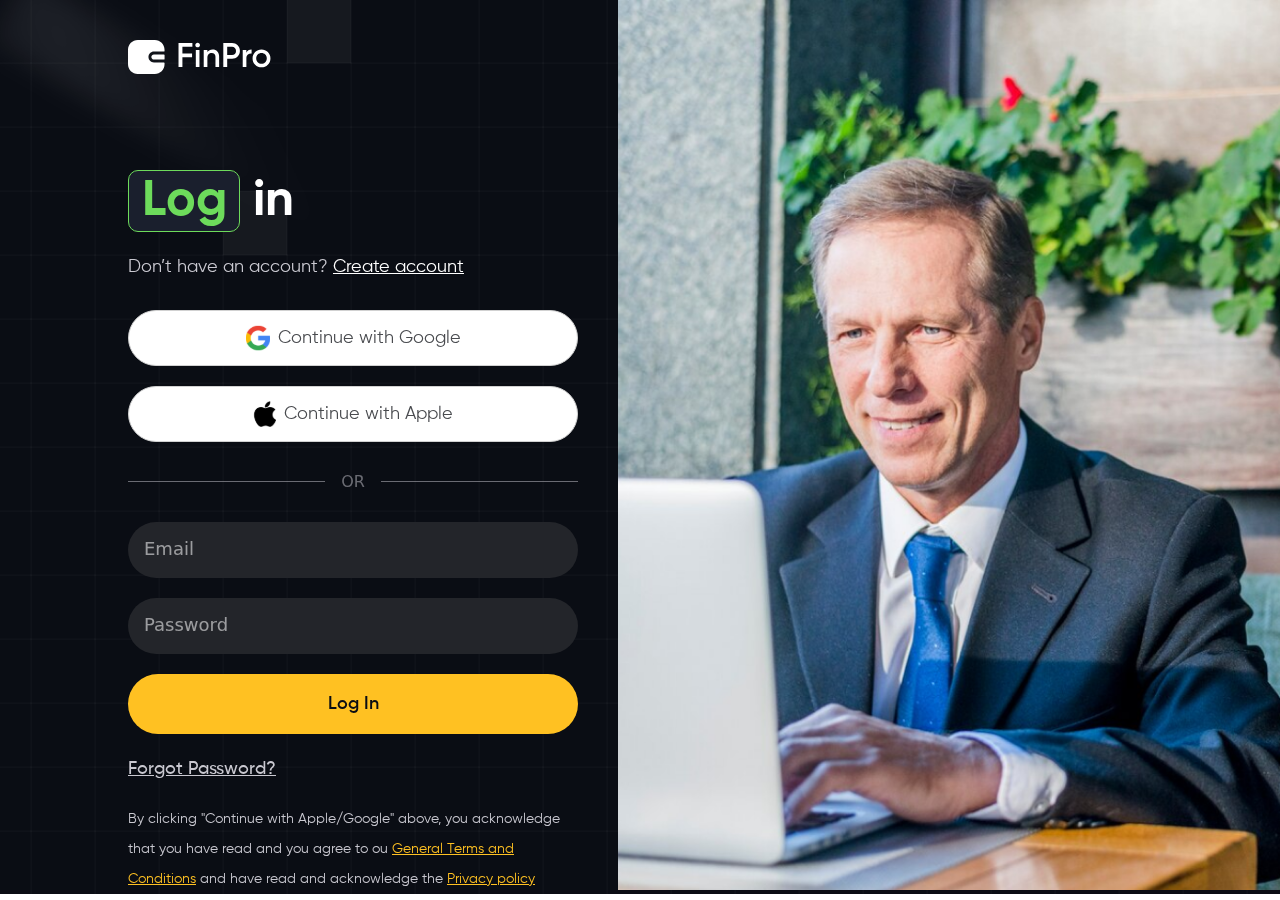
<file: sign-in.html>
<!DOCTYPE html>
<html lang="en">
<head>
    <meta charset="UTF-8">
    <link rel="icon" type="image/svg+xml" href="/assets/img/fav-icon.svg" />
    <meta name="viewport" content="width=device-width, initial-scale=1.0">
    <!-- Main Title -->
    <title>FinPro || Sign In Page</title>
    <!-- Main CSS -->
    <link rel="stylesheet" href="assets/css/main.css">
    <!-- AOS Animation CSS -->
    <link rel="stylesheet" href="assets/css/aos.css">
</head>
<body>
     <!-- Sign In Area Start Here -->
    <section class="bg-bg-line h-auto bg-primaryColor bg-cover relative">
        <div class="absolute bg-bg-blur2 h-20 md:w-513 w-full lg:top-[95.45px] top-[68px] md:top-[133px] lg:-left-[26.93px] md:-left-[55px] -left-[59px] rotate-[30deg] blur-md"></div>
        <div class="flex xl:flex-row flex-col justify-between xl:gap-10 gap-0">
            <div
            data-aos="zoom-in"
            data-aos-duration="1500"
            data-aos-offset="20"
            data-aos-once="true"
            class="xl:pl-32 pt-10 lg:px-0 px-4">
                <a href="index.html">
                    <img class="w-36 xl:mx-0 mx-auto" src="assets/img/logo.svg" alt="">
                </a>
                <div class="xl:mt-24 mt-16 xl:w-450 md:w-570 w-full mx-auto">
                    <h4 class="font-Gilroy lg:text-5xl text-4.5xl lg:leading-19 leading-13 text-white font-bold xl:text-left text-center"><span class="lg:w-28 text-center w-24 md:h-auto h-14 inline-block text-hoverBg border border-hoverBg bg-bg rounded-120">Log</span> in</h4>
                    <p class="pt-5 font-Gilroy font-normal xl:text-left text-center text-lg leading-8 text-font">Don’t have an account? <a href="sign-up.html" class="underline text-white"> Create account</a></p>
                    <div class=" mt-7">
                        <a href="#"  onclick="event.preventDefault()" class=" w-full h-14 border border-divided rounded-30 bg-white flex justify-center items-center gap-2 font-Gilroy font-normal text-lg leading-8 text-secondaryColor"><img src="assets/img/google.svg" alt="">Continue with Google</a>
                        <a href="#"  onclick="event.preventDefault()" class=" mt-5 w-full h-14 border border-divided rounded-30 bg-white flex justify-center items-center gap-2 font-Gilroy font-normal text-lg leading-8 text-secondaryColor"><img src="assets/img/apps.svg" alt="">Continue with Apple</a>
                    </div>
                    <div class="flex items-center py-7 opacity-50">
                        <hr class="w-full text-font">
                        <p class="md:px-4 px-2 font-body text-textSize leading-130 font-normal text-center text-font">OR</p>
                        <hr class="w-full text-font">
                    </div>
                    <form class="">
                        <input class="w-full h-14 bg-gray text-white py-4 pl-4 rounded-30 placeholder:text-white placeholder:opacity-55 placeholder:text-left placeholder:text-lg placeholder:leading-8 focus:outline-none" type="text" placeholder="Email">
                        <input class="mt-5 w-full h-14 bg-gray text-white py-4 pl-4 rounded-30 placeholder:text-white placeholder:opacity-55 placeholder:text-left placeholder:text-lg placeholder:leading-8 focus:outline-none" type="password" placeholder="Password">
                        <button  onclick="event.preventDefault()" class="w-full mt-5 text-lg font-semibold block font-Gilroy text-primaryColor px-11 py-4 bg-BtnBg rounded-100 hover:bg-hoverBg hover:text-white hover:transition hover:ease-in-out hover:duration-500">Log In</button>
                    </form>
                    <a href="forget-password.html" class="mt-5 text-font font-Gilroy font-medium text-lg leading-8 underline block hover:text-hoverBg hover:transition hover:ease-in-out hover:duration-500">Forgot Password?</a>
                    <p class="mt-5 xl:mb-0 mb-10 font-Gilroy font-normal text-sm leading-8 text-font">By clicking "Continue with Apple/Google" above, you acknowledge that you have read and you agree to ou <span class="text-BtnBg underline">General Terms and Conditions</span> and have read and acknowledge the <span class="text-BtnBg underline">Privacy policy</span></p>
                </div>
            </div>
            <div class="">
                <img class="xl:w-720 w-full" src="assets/img/contact/sign-in.png" alt="">
            </div>
        </div>
    </section>
    <!-- Sign In Area End Here -->

    <script src="assets/js/aos.js"></script>
    <script src="assets/js/aos_script.js"></script>
</body>
</html>
</file>
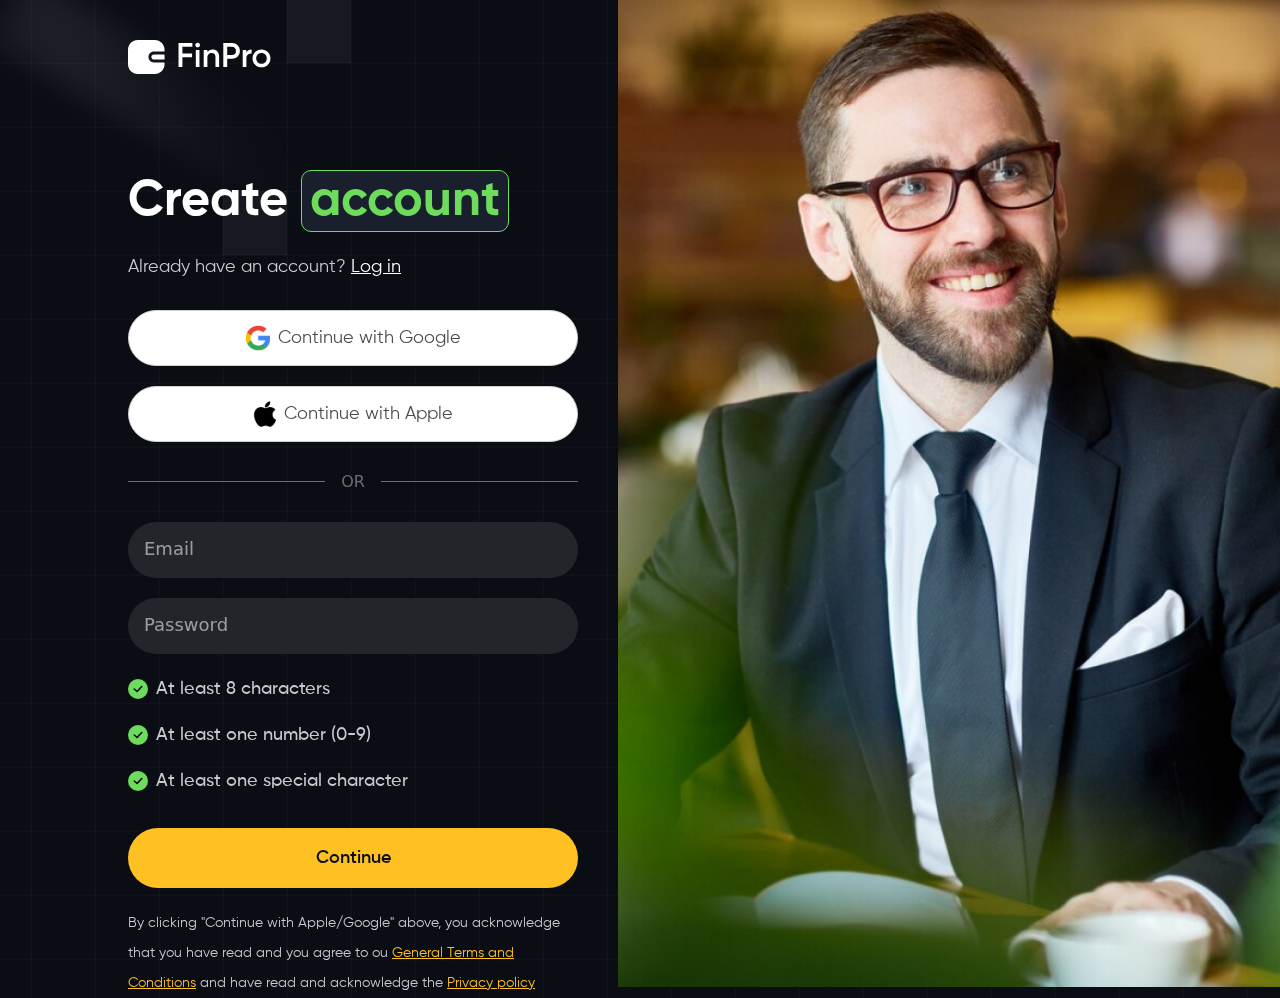
<file: sign-up.html>
<!DOCTYPE html>
<html lang="en">
<head>
    <meta charset="UTF-8">
    <link rel="icon" type="image/svg+xml" href="/assets/img/fav-icon.svg" />
    <meta name="viewport" content="width=device-width, initial-scale=1.0">
    <!-- Main Title -->
    <title>FinPro || Sign Up Page</title>
    <!-- Main CSS -->
    <link rel="stylesheet" href="assets/css/main.css">
    <!-- AOS Animation CSS -->
    <link rel="stylesheet" href="assets/css/aos.css">
</head>
<body>
     <!-- Sign In Area Start Here -->
     <section class="bg-bg-line h-auto bg-primaryColor bg-cover relative">
        <div class="absolute bg-bg-blur2 h-20 md:w-513 w-full lg:top-[95.45px] top-[68px] md:top-[133px] lg:-left-[26.93px] md:-left-[55px] -left-[59px] rotate-[30deg] blur-md"></div>
        <div class="flex xl:flex-row flex-col justify-between xl:gap-10 gap-0">
            <div
            data-aos="zoom-in"
            data-aos-duration="1500"
            data-aos-offset="20"
            data-aos-once="true"
            class="xl:pl-32 pt-10 lg:px-0 px-4">
                <a href="index.html">
                    <img class="w-36 xl:mx-0 mx-auto" src="assets/img/logo.svg" alt="">
                </a>
                <div class="xl:mt-24 mt-16 xl:w-450 md:w-570 w-full mx-auto">
                    <h4 class="font-Gilroy lg:text-5xl text-4.5xl lg:leading-19 leading-13 text-white font-bold xl:text-left text-center">Create <span class="lg:w-52 text-center w-40 md:h-auto h-14 inline-block text-hoverBg border border-hoverBg bg-bg rounded-120">account</span></h4>
                    <p class="pt-5 font-Gilroy font-normal xl:text-left text-center text-lg leading-8 text-font">Already have an account? <a href="sign-in.html" class="underline text-white"> Log in</a></p>
                    <div class=" mt-7">
                        <a href="#"  onclick="event.preventDefault()" class=" w-full h-14 border border-divided rounded-30 bg-white flex justify-center items-center gap-2 font-Gilroy font-normal text-lg leading-8 text-secondaryColor"><img src="assets/img/google.svg" alt="">Continue with Google</a>
                        <a href="#"  onclick="event.preventDefault()" class=" mt-5 w-full h-14 border border-divided rounded-30 bg-white flex justify-center items-center gap-2 font-Gilroy font-normal text-lg leading-8 text-secondaryColor"><img src="assets/img/apps.svg" alt="">Continue with Apple</a>
                    </div>
                    <div class="flex items-center py-7 opacity-50">
                        <hr class="w-full text-font">
                        <p class="md:px-4 px-2 font-body text-textSize leading-130 font-normal text-center text-font">OR</p>
                        <hr class="w-full text-font">
                    </div>
                    <form class="">
                        <input class="w-full h-14 bg-gray text-white py-4 pl-4 rounded-30 placeholder:text-white placeholder:opacity-55 placeholder:text-left placeholder:text-lg placeholder:leading-8 focus:outline-none" type="text" placeholder="Email">
                        <input class="mt-5 w-full h-14 bg-gray text-white py-4 pl-4 rounded-30 placeholder:text-white placeholder:opacity-55 placeholder:text-left placeholder:text-lg placeholder:leading-8 focus:outline-none" type="password" placeholder="Password">
                        <ul class="mt-5">
                            <li class="flex gap-2 items-center font-Gilroy font-medium text-lg leading-8 text-font"><img src="assets/img/check.svg" alt="">At least 8 characters</li>
                            <li class="flex gap-2 items-center font-Gilroy font-medium text-lg leading-8 text-font pt-4"><img src="assets/img/check.svg" alt="">At least one number (0-9)</li>
                            <li class="flex gap-2 items-center font-Gilroy font-medium text-lg leading-8 text-font pt-4"><img src="assets/img/check.svg" alt="">At least one special character</li>
                        </ul>
                        <button  onclick="event.preventDefault()" class="w-full mt-8 text-lg font-semibold block font-Gilroy text-primaryColor px-11 py-4 bg-BtnBg rounded-100 hover:bg-hoverBg hover:text-white hover:transition hover:ease-in-out hover:duration-500">Continue</button>
                    </form>
                    <p class="mt-5 xl:mb-0 mb-10 font-Gilroy font-normal text-sm leading-8 text-font">By clicking "Continue with Apple/Google" above, you acknowledge that you have read and you agree to ou <span class="text-BtnBg underline">General Terms and Conditions</span> and have read and acknowledge the <span class="text-BtnBg underline">Privacy policy</span></p>
                </div>
            </div>
            <div class="">
                <img class="xl:w-720 w-full" src="assets/img/contact/sign-up.png" alt="">
            </div>
        </div>
    </section>
    <!-- Sign In Area End Here -->

    <script src="assets/js/aos.js"></script>
    <script src="assets/js/aos_script.js"></script>
</body>
</html>
</file>
<file: assets/css/main.css>
@import url('https://fonts.googleapis.com/css2?family=Urbanist:ital,wght@0,100..900;1,100..900&display=swap');
/*
! tailwindcss v3.4.3 | MIT License | https://tailwindcss.com
*/
/*
1. Prevent padding and border from affecting element width. (https://github.com/mozdevs/cssremedy/issues/4)
2. Allow adding a border to an element by just adding a border-width. (https://github.com/tailwindcss/tailwindcss/pull/116)
*/
*,
::before,
::after {
  box-sizing: border-box; /* 1 */
  border-width: 0; /* 2 */
  border-style: solid; /* 2 */
  border-color: currentColor; /* 2 */
}
::before,
::after {
  --tw-content: '';
}
/*
1. Use a consistent sensible line-height in all browsers.
2. Prevent adjustments of font size after orientation changes in iOS.
3. Use a more readable tab size.
4. Use the user's configured `sans` font-family by default.
5. Use the user's configured `sans` font-feature-settings by default.
6. Use the user's configured `sans` font-variation-settings by default.
7. Disable tap highlights on iOS
*/
html,
:host {
  line-height: 1.5; /* 1 */
  -webkit-text-size-adjust: 100%; /* 2 */
  -moz-tab-size: 4; /* 3 */
  -o-tab-size: 4;
     tab-size: 4; /* 3 */
  font-family: ui-sans-serif, system-ui, sans-serif, "Apple Color Emoji", "Segoe UI Emoji", "Segoe UI Symbol", "Noto Color Emoji"; /* 4 */
  font-feature-settings: normal; /* 5 */
  font-variation-settings: normal; /* 6 */
  -webkit-tap-highlight-color: transparent; /* 7 */
}
/*
1. Remove the margin in all browsers.
2. Inherit line-height from `html` so users can set them as a class directly on the `html` element.
*/
body {
  margin: 0; /* 1 */
  line-height: inherit; /* 2 */
}
/*
1. Add the correct height in Firefox.
2. Correct the inheritance of border color in Firefox. (https://bugzilla.mozilla.org/show_bug.cgi?id=190655)
3. Ensure horizontal rules are visible by default.
*/
hr {
  height: 0; /* 1 */
  color: inherit; /* 2 */
  border-top-width: 1px; /* 3 */
}
/*
Add the correct text decoration in Chrome, Edge, and Safari.
*/
abbr:where([title]) {
  -webkit-text-decoration: underline dotted;
          text-decoration: underline dotted;
}
/*
Remove the default font size and weight for headings.
*/
h1,
h2,
h3,
h4,
h5,
h6 {
  font-size: inherit;
  font-weight: inherit;
}
/*
Reset links to optimize for opt-in styling instead of opt-out.
*/
a {
  color: inherit;
  text-decoration: inherit;
}
/*
Add the correct font weight in Edge and Safari.
*/
b,
strong {
  font-weight: bolder;
}
/*
1. Use the user's configured `mono` font-family by default.
2. Use the user's configured `mono` font-feature-settings by default.
3. Use the user's configured `mono` font-variation-settings by default.
4. Correct the odd `em` font sizing in all browsers.
*/
code,
kbd,
samp,
pre {
  font-family: ui-monospace, SFMono-Regular, Menlo, Monaco, Consolas, "Liberation Mono", "Courier New", monospace; /* 1 */
  font-feature-settings: normal; /* 2 */
  font-variation-settings: normal; /* 3 */
  font-size: 1em; /* 4 */
}
/*
Add the correct font size in all browsers.
*/
small {
  font-size: 80%;
}
/*
Prevent `sub` and `sup` elements from affecting the line height in all browsers.
*/
sub,
sup {
  font-size: 75%;
  line-height: 0;
  position: relative;
  vertical-align: baseline;
}
sub {
  bottom: -0.25em;
}
sup {
  top: -0.5em;
}
/*
1. Remove text indentation from table contents in Chrome and Safari. (https://bugs.chromium.org/p/chromium/issues/detail?id=999088, https://bugs.webkit.org/show_bug.cgi?id=201297)
2. Correct table border color inheritance in all Chrome and Safari. (https://bugs.chromium.org/p/chromium/issues/detail?id=935729, https://bugs.webkit.org/show_bug.cgi?id=195016)
3. Remove gaps between table borders by default.
*/
table {
  text-indent: 0; /* 1 */
  border-color: inherit; /* 2 */
  border-collapse: collapse; /* 3 */
}
/*
1. Change the font styles in all browsers.
2. Remove the margin in Firefox and Safari.
3. Remove default padding in all browsers.
*/
button,
input,
optgroup,
select,
textarea {
  font-family: inherit; /* 1 */
  font-feature-settings: inherit; /* 1 */
  font-variation-settings: inherit; /* 1 */
  font-size: 100%; /* 1 */
  font-weight: inherit; /* 1 */
  line-height: inherit; /* 1 */
  letter-spacing: inherit; /* 1 */
  color: inherit; /* 1 */
  margin: 0; /* 2 */
  padding: 0; /* 3 */
}
/*
Remove the inheritance of text transform in Edge and Firefox.
*/
button,
select {
  text-transform: none;
}
/*
1. Correct the inability to style clickable types in iOS and Safari.
2. Remove default button styles.
*/
button,
input:where([type='button']),
input:where([type='reset']),
input:where([type='submit']) {
  -webkit-appearance: button; /* 1 */
  background-color: transparent; /* 2 */
  background-image: none; /* 2 */
}
/*
Use the modern Firefox focus style for all focusable elements.
*/
:-moz-focusring {
  outline: auto;
}
/*
Remove the additional `:invalid` styles in Firefox. (https://github.com/mozilla/gecko-dev/blob/2f9eacd9d3d995c937b4251a5557d95d494c9be1/layout/style/res/forms.css#L728-L737)
*/
:-moz-ui-invalid {
  box-shadow: none;
}
/*
Add the correct vertical alignment in Chrome and Firefox.
*/
progress {
  vertical-align: baseline;
}
/*
Correct the cursor style of increment and decrement buttons in Safari.
*/
::-webkit-inner-spin-button,
::-webkit-outer-spin-button {
  height: auto;
}
/*
1. Correct the odd appearance in Chrome and Safari.
2. Correct the outline style in Safari.
*/
[type='search'] {
  -webkit-appearance: textfield; /* 1 */
  outline-offset: -2px; /* 2 */
}
/*
Remove the inner padding in Chrome and Safari on macOS.
*/
::-webkit-search-decoration {
  -webkit-appearance: none;
}
/*
1. Correct the inability to style clickable types in iOS and Safari.
2. Change font properties to `inherit` in Safari.
*/
::-webkit-file-upload-button {
  -webkit-appearance: button; /* 1 */
  font: inherit; /* 2 */
}
/*
Add the correct display in Chrome and Safari.
*/
summary {
  display: list-item;
}
/*
Removes the default spacing and border for appropriate elements.
*/
blockquote,
dl,
dd,
h1,
h2,
h3,
h4,
h5,
h6,
hr,
figure,
p,
pre {
  margin: 0;
}
fieldset {
  margin: 0;
  padding: 0;
}
legend {
  padding: 0;
}
ol,
ul,
menu {
  list-style: none;
  margin: 0;
  padding: 0;
}
/*
Reset default styling for dialogs.
*/
dialog {
  padding: 0;
}
/*
Prevent resizing textareas horizontally by default.
*/
textarea {
  resize: vertical;
}
/*
1. Reset the default placeholder opacity in Firefox. (https://github.com/tailwindlabs/tailwindcss/issues/3300)
2. Set the default placeholder color to the user's configured gray 400 color.
*/
input::-moz-placeholder, textarea::-moz-placeholder {
  opacity: 1; /* 1 */
  color: #9ca3af; /* 2 */
}
input::placeholder,
textarea::placeholder {
  opacity: 1; /* 1 */
  color: #9ca3af; /* 2 */
}
/*
Set the default cursor for buttons.
*/
button,
[role="button"] {
  cursor: pointer;
}
/*
Make sure disabled buttons don't get the pointer cursor.
*/
:disabled {
  cursor: default;
}
/*
1. Make replaced elements `display: block` by default. (https://github.com/mozdevs/cssremedy/issues/14)
2. Add `vertical-align: middle` to align replaced elements more sensibly by default. (https://github.com/jensimmons/cssremedy/issues/14#issuecomment-634934210)
   This can trigger a poorly considered lint error in some tools but is included by design.
*/
img,
svg,
video,
canvas,
audio,
iframe,
embed,
object {
  display: block; /* 1 */
  vertical-align: middle; /* 2 */
}
/*
Constrain images and videos to the parent width and preserve their intrinsic aspect ratio. (https://github.com/mozdevs/cssremedy/issues/14)
*/
img,
video {
  max-width: 100%;
  height: auto;
}
/* Make elements with the HTML hidden attribute stay hidden by default */
[hidden] {
  display: none;
}
*, ::before, ::after{
  --tw-border-spacing-x: 0;
  --tw-border-spacing-y: 0;
  --tw-translate-x: 0;
  --tw-translate-y: 0;
  --tw-rotate: 0;
  --tw-skew-x: 0;
  --tw-skew-y: 0;
  --tw-scale-x: 1;
  --tw-scale-y: 1;
  --tw-pan-x:  ;
  --tw-pan-y:  ;
  --tw-pinch-zoom:  ;
  --tw-scroll-snap-strictness: proximity;
  --tw-gradient-from-position:  ;
  --tw-gradient-via-position:  ;
  --tw-gradient-to-position:  ;
  --tw-ordinal:  ;
  --tw-slashed-zero:  ;
  --tw-numeric-figure:  ;
  --tw-numeric-spacing:  ;
  --tw-numeric-fraction:  ;
  --tw-ring-inset:  ;
  --tw-ring-offset-width: 0px;
  --tw-ring-offset-color: #fff;
  --tw-ring-color: rgb(59 130 246 / 0.5);
  --tw-ring-offset-shadow: 0 0 #0000;
  --tw-ring-shadow: 0 0 #0000;
  --tw-shadow: 0 0 #0000;
  --tw-shadow-colored: 0 0 #0000;
  --tw-blur:  ;
  --tw-brightness:  ;
  --tw-contrast:  ;
  --tw-grayscale:  ;
  --tw-hue-rotate:  ;
  --tw-invert:  ;
  --tw-saturate:  ;
  --tw-sepia:  ;
  --tw-drop-shadow:  ;
  --tw-backdrop-blur:  ;
  --tw-backdrop-brightness:  ;
  --tw-backdrop-contrast:  ;
  --tw-backdrop-grayscale:  ;
  --tw-backdrop-hue-rotate:  ;
  --tw-backdrop-invert:  ;
  --tw-backdrop-opacity:  ;
  --tw-backdrop-saturate:  ;
  --tw-backdrop-sepia:  ;
  --tw-contain-size:  ;
  --tw-contain-layout:  ;
  --tw-contain-paint:  ;
  --tw-contain-style:  ;
}
::backdrop{
  --tw-border-spacing-x: 0;
  --tw-border-spacing-y: 0;
  --tw-translate-x: 0;
  --tw-translate-y: 0;
  --tw-rotate: 0;
  --tw-skew-x: 0;
  --tw-skew-y: 0;
  --tw-scale-x: 1;
  --tw-scale-y: 1;
  --tw-pan-x:  ;
  --tw-pan-y:  ;
  --tw-pinch-zoom:  ;
  --tw-scroll-snap-strictness: proximity;
  --tw-gradient-from-position:  ;
  --tw-gradient-via-position:  ;
  --tw-gradient-to-position:  ;
  --tw-ordinal:  ;
  --tw-slashed-zero:  ;
  --tw-numeric-figure:  ;
  --tw-numeric-spacing:  ;
  --tw-numeric-fraction:  ;
  --tw-ring-inset:  ;
  --tw-ring-offset-width: 0px;
  --tw-ring-offset-color: #fff;
  --tw-ring-color: rgb(59 130 246 / 0.5);
  --tw-ring-offset-shadow: 0 0 #0000;
  --tw-ring-shadow: 0 0 #0000;
  --tw-shadow: 0 0 #0000;
  --tw-shadow-colored: 0 0 #0000;
  --tw-blur:  ;
  --tw-brightness:  ;
  --tw-contrast:  ;
  --tw-grayscale:  ;
  --tw-hue-rotate:  ;
  --tw-invert:  ;
  --tw-saturate:  ;
  --tw-sepia:  ;
  --tw-drop-shadow:  ;
  --tw-backdrop-blur:  ;
  --tw-backdrop-brightness:  ;
  --tw-backdrop-contrast:  ;
  --tw-backdrop-grayscale:  ;
  --tw-backdrop-hue-rotate:  ;
  --tw-backdrop-invert:  ;
  --tw-backdrop-opacity:  ;
  --tw-backdrop-saturate:  ;
  --tw-backdrop-sepia:  ;
  --tw-contain-size:  ;
  --tw-contain-layout:  ;
  --tw-contain-paint:  ;
  --tw-contain-style:  ;
}
.container{
  width: 100%;
  margin-right: auto;
  margin-left: auto;
}
@media (min-width: 100%){
  .container{
    max-width: 100%;
  }
}
@media (min-width: 1024px){
  .container{
    max-width: 1024px;
  }
}
@media (min-width: 1170px){
  .container{
    max-width: 1170px;
  }
}
.pointer-events-none{
  pointer-events: none;
}
.fixed{
  position: fixed;
}
.absolute{
  position: absolute;
}
.relative{
  position: relative;
}
.inset-x-0{
  left: 0px;
  right: 0px;
}
.inset-y-0{
  top: 0px;
  bottom: 0px;
}
.-left-\[149px\]{
  left: -149px;
}
.-left-\[59px\]{
  left: -59px;
}
.bottom-7{
  bottom: 1.75rem;
}
.bottom-\[60\%\]{
  bottom: 60%;
}
.bottom-\[63\%\]{
  bottom: 63%;
}
.left-0{
  left: 0px;
}
.left-1\/2{
  left: 50%;
}
.left-9{
  left: 2.25rem;
}
.right-0{
  right: 0px;
}
.top-6{
  top: 1.5rem;
}
.top-8{
  top: 2rem;
}
.top-\[68px\]{
  top: 68px;
}
.z-10{
  z-index: 10;
}
.z-auto{
  z-index: auto;
}
.mx-0{
  margin-left: 0px;
  margin-right: 0px;
}
.mx-1{
  margin-left: 0.25rem;
  margin-right: 0.25rem;
}
.mx-auto{
  margin-left: auto;
  margin-right: auto;
}
.my-14{
  margin-top: 3.5rem;
  margin-bottom: 3.5rem;
}
.my-5{
  margin-top: 1.25rem;
  margin-bottom: 1.25rem;
}
.my-8{
  margin-top: 2rem;
  margin-bottom: 2rem;
}
.-mr-2{
  margin-right: -0.5rem;
}
.mb-10{
  margin-bottom: 2.5rem;
}
.mb-2{
  margin-bottom: 0.5rem;
}
.mb-5{
  margin-bottom: 1.25rem;
}
.mb-8{
  margin-bottom: 2rem;
}
.ml-2{
  margin-left: 0.5rem;
}
.ml-5{
  margin-left: 1.25rem;
}
.ml-8{
  margin-left: 2rem;
}
.mr-0{
  margin-right: 0px;
}
.mr-0\.5{
  margin-right: 0.125rem;
}
.mr-2{
  margin-right: 0.5rem;
}
.mt-1{
  margin-top: 0.25rem;
}
.mt-10{
  margin-top: 2.5rem;
}
.mt-16{
  margin-top: 4rem;
}
.mt-2{
  margin-top: 0.5rem;
}
.mt-20{
  margin-top: 5rem;
}
.mt-3{
  margin-top: 0.75rem;
}
.mt-4{
  margin-top: 1rem;
}
.mt-5{
  margin-top: 1.25rem;
}
.mt-6{
  margin-top: 1.5rem;
}
.mt-7{
  margin-top: 1.75rem;
}
.mt-8{
  margin-top: 2rem;
}
.block{
  display: block;
}
.inline-block{
  display: inline-block;
}
.flex{
  display: flex;
}
.inline-flex{
  display: inline-flex;
}
.table{
  display: table;
}
.grid{
  display: grid;
}
.hidden{
  display: none;
}
.h-10{
  height: 2.5rem;
}
.h-11{
  height: 2.75rem;
}
.h-12{
  height: 3rem;
}
.h-14{
  height: 3.5rem;
}
.h-16{
  height: 4rem;
}
.h-20{
  height: 5rem;
}
.h-24{
  height: 6rem;
}
.h-4{
  height: 1rem;
}
.h-5{
  height: 1.25rem;
}
.h-513{
  height: 513px;
}
.h-6{
  height: 1.5rem;
}
.h-64{
  height: 16rem;
}
.h-8{
  height: 2rem;
}
.h-auto{
  height: auto;
}
.w-11{
  width: 2.75rem;
}
.w-12{
  width: 3rem;
}
.w-14{
  width: 3.5rem;
}
.w-16{
  width: 4rem;
}
.w-20{
  width: 5rem;
}
.w-24{
  width: 6rem;
}
.w-28{
  width: 7rem;
}
.w-315{
  width: 315px;
}
.w-32{
  width: 8rem;
}
.w-36{
  width: 9rem;
}
.w-4{
  width: 1rem;
}
.w-40{
  width: 10rem;
}
.w-48{
  width: 12rem;
}
.w-5{
  width: 1.25rem;
}
.w-52{
  width: 13rem;
}
.w-530{
  width: 530px;
}
.w-6{
  width: 1.5rem;
}
.w-8{
  width: 2rem;
}
.w-\[140px\]{
  width: 140px;
}
.w-\[156px\]{
  width: 156px;
}
.w-\[172px\]{
  width: 172px;
}
.w-\[205px\]{
  width: 205px;
}
.w-\[303px\]{
  width: 303px;
}
.w-auto{
  width: auto;
}
.w-full{
  width: 100%;
}
.flex-shrink-0{
  flex-shrink: 0;
}
.grow{
  flex-grow: 1;
}
.-translate-x-1\/2{
  --tw-translate-x: -50%;
  transform: translate(var(--tw-translate-x), var(--tw-translate-y)) rotate(var(--tw-rotate)) skewX(var(--tw-skew-x)) skewY(var(--tw-skew-y)) scaleX(var(--tw-scale-x)) scaleY(var(--tw-scale-y));
}
.-translate-y-0{
  --tw-translate-y: -0px;
  transform: translate(var(--tw-translate-x), var(--tw-translate-y)) rotate(var(--tw-rotate)) skewX(var(--tw-skew-x)) skewY(var(--tw-skew-y)) scaleX(var(--tw-scale-x)) scaleY(var(--tw-scale-y));
}
.-translate-y-2{
  --tw-translate-y: -0.5rem;
  transform: translate(var(--tw-translate-x), var(--tw-translate-y)) rotate(var(--tw-rotate)) skewX(var(--tw-skew-x)) skewY(var(--tw-skew-y)) scaleX(var(--tw-scale-x)) scaleY(var(--tw-scale-y));
}
.translate-y-0{
  --tw-translate-y: 0px;
  transform: translate(var(--tw-translate-x), var(--tw-translate-y)) rotate(var(--tw-rotate)) skewX(var(--tw-skew-x)) skewY(var(--tw-skew-y)) scaleX(var(--tw-scale-x)) scaleY(var(--tw-scale-y));
}
.-rotate-\[30deg\]{
  --tw-rotate: -30deg;
  transform: translate(var(--tw-translate-x), var(--tw-translate-y)) rotate(var(--tw-rotate)) skewX(var(--tw-skew-x)) skewY(var(--tw-skew-y)) scaleX(var(--tw-scale-x)) scaleY(var(--tw-scale-y));
}
.rotate-180{
  --tw-rotate: 180deg;
  transform: translate(var(--tw-translate-x), var(--tw-translate-y)) rotate(var(--tw-rotate)) skewX(var(--tw-skew-x)) skewY(var(--tw-skew-y)) scaleX(var(--tw-scale-x)) scaleY(var(--tw-scale-y));
}
.rotate-\[30deg\]{
  --tw-rotate: 30deg;
  transform: translate(var(--tw-translate-x), var(--tw-translate-y)) rotate(var(--tw-rotate)) skewX(var(--tw-skew-x)) skewY(var(--tw-skew-y)) scaleX(var(--tw-scale-x)) scaleY(var(--tw-scale-y));
}
.transform{
  transform: translate(var(--tw-translate-x), var(--tw-translate-y)) rotate(var(--tw-rotate)) skewX(var(--tw-skew-x)) skewY(var(--tw-skew-y)) scaleX(var(--tw-scale-x)) scaleY(var(--tw-scale-y));
}
.animate-\[counter_3s_ease-out_forwards\]{
  animation: counter 3s ease-out forwards;
}
.cursor-pointer{
  cursor: pointer;
}
.list-disc{
  list-style-type: disc;
}
.list-none{
  list-style-type: none;
}
.appearance-none{
  -webkit-appearance: none;
     -moz-appearance: none;
          appearance: none;
}
.grid-cols-1{
  grid-template-columns: repeat(1, minmax(0, 1fr));
}
.grid-cols-2{
  grid-template-columns: repeat(2, minmax(0, 1fr));
}
.flex-col{
  flex-direction: column;
}
.flex-col-reverse{
  flex-direction: column-reverse;
}
.flex-wrap{
  flex-wrap: wrap;
}
.items-center{
  align-items: center;
}
.items-baseline{
  align-items: baseline;
}
.justify-start{
  justify-content: flex-start;
}
.justify-center{
  justify-content: center;
}
.justify-between{
  justify-content: space-between;
}
.gap-0{
  gap: 0px;
}
.gap-10{
  gap: 2.5rem;
}
.gap-2{
  gap: 0.5rem;
}
.gap-3{
  gap: 0.75rem;
}
.gap-4{
  gap: 1rem;
}
.gap-5{
  gap: 1.25rem;
}
.gap-8{
  gap: 2rem;
}
.overflow-hidden{
  overflow: hidden;
}
.rounded-100{
  border-radius: 100px;
}
.rounded-120{
  border-radius: 10px;
}
.rounded-20{
  border-radius: 20px;
}
.rounded-24{
  border-radius: 24px;
}
.rounded-30{
  border-radius: 30px;
}
.rounded-40{
  border-radius: 40px;
}
.rounded-80{
  border-radius: 80px;
}
.rounded-full{
  border-radius: 9999px;
}
.rounded-md{
  border-radius: 0.375rem;
}
.border{
  border-width: 1px;
}
.border-b{
  border-bottom-width: 1px;
}
.border-l-2{
  border-left-width: 2px;
}
.border-t{
  border-top-width: 1px;
}
.border-border{
  --tw-border-opacity: 1;
  border-color: rgb(65 202 43 / var(--tw-border-opacity));
}
.border-divided{
  --tw-border-opacity: 1;
  border-color: rgb(209 209 209 / var(--tw-border-opacity));
}
.border-hoverBg{
  --tw-border-opacity: 1;
  border-color: rgb(109 219 91 / var(--tw-border-opacity));
}
.border-transparent{
  border-color: transparent;
}
.border-b-divided{
  --tw-border-opacity: 1;
  border-bottom-color: rgb(209 209 209 / var(--tw-border-opacity));
}
.border-t-divided{
  --tw-border-opacity: 1;
  border-top-color: rgb(209 209 209 / var(--tw-border-opacity));
}
.bg-BtnBg{
  --tw-bg-opacity: 1;
  background-color: rgb(255 193 34 / var(--tw-bg-opacity));
}
.bg-bg{
  --tw-bg-opacity: 1;
  background-color: rgb(26 31 45 / var(--tw-bg-opacity));
}
.bg-borderBg{
  --tw-bg-opacity: 1;
  background-color: rgb(239 255 236 / var(--tw-bg-opacity));
}
.bg-contactBg{
  --tw-bg-opacity: 1;
  background-color: rgb(62 64 69 / var(--tw-bg-opacity));
}
.bg-divided{
  --tw-bg-opacity: 1;
  background-color: rgb(209 209 209 / var(--tw-bg-opacity));
}
.bg-gray{
  --tw-bg-opacity: 1;
  background-color: rgb(35 37 42 / var(--tw-bg-opacity));
}
.bg-hoverBg{
  --tw-bg-opacity: 1;
  background-color: rgb(109 219 91 / var(--tw-bg-opacity));
}
.bg-lightBlack{
  --tw-bg-opacity: 1;
  background-color: rgb(51 52 53 / var(--tw-bg-opacity));
}
.bg-lightGray{
  --tw-bg-opacity: 1;
  background-color: rgb(247 248 249 / var(--tw-bg-opacity));
}
.bg-primaryColor{
  --tw-bg-opacity: 1;
  background-color: rgb(10 13 20 / var(--tw-bg-opacity));
}
.bg-transparent{
  background-color: transparent;
}
.bg-white{
  --tw-bg-opacity: 1;
  background-color: rgb(255 255 255 / var(--tw-bg-opacity));
}
.bg-bg-blur1{
  background-image: url('/assets/img/homePage/CTA/blur-1.svg');
}
.bg-bg-blur2{
  background-image: url('/assets/img/homePage/CTA/blur-2.svg');
}
.bg-bg-line{
  background-image: url('/assets/img/banner.png');
}
.bg-cover{
  background-size: cover;
}
.bg-bottom{
  background-position: bottom;
}
.p-4{
  padding: 1rem;
}
.p-5{
  padding: 1.25rem;
}
.p-8{
  padding: 2rem;
}
.px-11{
  padding-left: 2.75rem;
  padding-right: 2.75rem;
}
.px-12{
  padding-left: 3rem;
  padding-right: 3rem;
}
.px-2{
  padding-left: 0.5rem;
  padding-right: 0.5rem;
}
.px-3{
  padding-left: 0.75rem;
  padding-right: 0.75rem;
}
.px-3\.5{
  padding-left: 0.875rem;
  padding-right: 0.875rem;
}
.px-4{
  padding-left: 1rem;
  padding-right: 1rem;
}
.px-5{
  padding-left: 1.25rem;
  padding-right: 1.25rem;
}
.px-6{
  padding-left: 1.5rem;
  padding-right: 1.5rem;
}
.py-1{
  padding-top: 0.25rem;
  padding-bottom: 0.25rem;
}
.py-1\.5{
  padding-top: 0.375rem;
  padding-bottom: 0.375rem;
}
.py-10{
  padding-top: 2.5rem;
  padding-bottom: 2.5rem;
}
.py-12{
  padding-top: 3rem;
  padding-bottom: 3rem;
}
.py-2{
  padding-top: 0.5rem;
  padding-bottom: 0.5rem;
}
.py-3{
  padding-top: 0.75rem;
  padding-bottom: 0.75rem;
}
.py-3\.5{
  padding-top: 0.875rem;
  padding-bottom: 0.875rem;
}
.py-4{
  padding-top: 1rem;
  padding-bottom: 1rem;
}
.py-5{
  padding-top: 1.25rem;
  padding-bottom: 1.25rem;
}
.py-6{
  padding-top: 1.5rem;
  padding-bottom: 1.5rem;
}
.py-7{
  padding-top: 1.75rem;
  padding-bottom: 1.75rem;
}
.py-8{
  padding-top: 2rem;
  padding-bottom: 2rem;
}
.pb-10{
  padding-bottom: 2.5rem;
}
.pb-16{
  padding-bottom: 4rem;
}
.pb-20{
  padding-bottom: 5rem;
}
.pb-40{
  padding-bottom: 10rem;
}
.pb-5{
  padding-bottom: 1.25rem;
}
.pb-8{
  padding-bottom: 2rem;
}
.pl-10{
  padding-left: 2.5rem;
}
.pl-2{
  padding-left: 0.5rem;
}
.pl-4{
  padding-left: 1rem;
}
.pr-2{
  padding-right: 0.5rem;
}
.pr-4{
  padding-right: 1rem;
}
.pt-1{
  padding-top: 0.25rem;
}
.pt-10{
  padding-top: 2.5rem;
}
.pt-16{
  padding-top: 4rem;
}
.pt-2{
  padding-top: 0.5rem;
}
.pt-28{
  padding-top: 7rem;
}
.pt-3{
  padding-top: 0.75rem;
}
.pt-4{
  padding-top: 1rem;
}
.pt-40{
  padding-top: 10rem;
}
.pt-5{
  padding-top: 1.25rem;
}
.pt-7{
  padding-top: 1.75rem;
}
.pt-8{
  padding-top: 2rem;
}
.text-left{
  text-align: left;
}
.text-center{
  text-align: center;
}
.text-right{
  text-align: right;
}
.font-Gilroy{
  font-family: Gilroy, sans-serif;
}
.font-urbanist{
  font-family: Urbanist, sans-serif;
}
.text-28xl{
  font-size: 28px;
}
.text-3xl{
  font-size: 24px;
}
.text-4\.2xl{
  font-size: 34px;
}
.text-4\.5xl{
  font-size: 40px;
}
.text-4xl{
  font-size: 30px;
}
.text-5xl{
  font-size: 50px;
}
.text-6xl{
  font-size: 3.75rem;
  line-height: 1;
}
.text-8xl{
  font-size: 80px;
}
.text-base{
  font-size: 1rem;
  line-height: 1.5rem;
}
.text-lg{
  font-size: 1.125rem;
  line-height: 1.75rem;
}
.text-sm{
  font-size: 0.875rem;
  line-height: 1.25rem;
}
.text-xl{
  font-size: 1.25rem;
  line-height: 1.75rem;
}
.font-bold{
  font-weight: 700;
}
.font-extrabold{
  font-weight: 800;
}
.font-medium{
  font-weight: 500;
}
.font-normal{
  font-weight: 400;
}
.font-semibold{
  font-weight: 600;
}
.uppercase{
  text-transform: uppercase;
}
.tabular-nums{
  --tw-numeric-spacing: tabular-nums;
  font-variant-numeric: var(--tw-ordinal) var(--tw-slashed-zero) var(--tw-numeric-figure) var(--tw-numeric-spacing) var(--tw-numeric-fraction);
}
.leading-10{
  line-height: 34px;
}
.leading-11{
  line-height: 36px;
}
.leading-12{
  line-height: 40px;
}
.leading-13{
  line-height: 50px;
}
.leading-18{
  line-height: 70px;
}
.leading-19{
  line-height: 60px;
}
.leading-20{
  line-height: 90px;
}
.leading-4{
  line-height: 1rem;
}
.leading-44{
  line-height: 44px;
}
.leading-5{
  line-height: 1.25rem;
}
.leading-7{
  line-height: 1.75rem;
}
.leading-8{
  line-height: 30px;
}
.leading-9{
  line-height: 2.25rem;
}
.text-BtnBg{
  --tw-text-opacity: 1;
  color: rgb(255 193 34 / var(--tw-text-opacity));
}
.text-border{
  --tw-text-opacity: 1;
  color: rgb(65 202 43 / var(--tw-text-opacity));
}
.text-font{
  --tw-text-opacity: 1;
  color: rgb(202 201 209 / var(--tw-text-opacity));
}
.text-hoverBg{
  --tw-text-opacity: 1;
  color: rgb(109 219 91 / var(--tw-text-opacity));
}
.text-primaryColor{
  --tw-text-opacity: 1;
  color: rgb(10 13 20 / var(--tw-text-opacity));
}
.text-secondaryColor{
  --tw-text-opacity: 1;
  color: rgb(73 75 79 / var(--tw-text-opacity));
}
.text-white{
  --tw-text-opacity: 1;
  color: rgb(255 255 255 / var(--tw-text-opacity));
}
.underline{
  text-decoration-line: underline;
}
.no-underline{
  text-decoration-line: none;
}
.opacity-0{
  opacity: 0;
}
.opacity-100{
  opacity: 1;
}
.opacity-50{
  opacity: 0.5;
}
.opacity-55{
  opacity: 0.55;
}
.opacity-60{
  opacity: 0.6;
}
.shadow-2xl{
  --tw-shadow: 0 25px 50px -12px rgb(0 0 0 / 0.25);
  --tw-shadow-colored: 0 25px 50px -12px var(--tw-shadow-color);
  box-shadow: var(--tw-ring-offset-shadow, 0 0 #0000), var(--tw-ring-shadow, 0 0 #0000), var(--tw-shadow);
}
.blur-md{
  --tw-blur: blur(12px);
  filter: var(--tw-blur) var(--tw-brightness) var(--tw-contrast) var(--tw-grayscale) var(--tw-hue-rotate) var(--tw-invert) var(--tw-saturate) var(--tw-sepia) var(--tw-drop-shadow);
}
.transition{
  transition-property: color, background-color, border-color, text-decoration-color, fill, stroke, opacity, box-shadow, transform, filter, -webkit-backdrop-filter;
  transition-property: color, background-color, border-color, text-decoration-color, fill, stroke, opacity, box-shadow, transform, filter, backdrop-filter;
  transition-property: color, background-color, border-color, text-decoration-color, fill, stroke, opacity, box-shadow, transform, filter, backdrop-filter, -webkit-backdrop-filter;
  transition-timing-function: cubic-bezier(0.4, 0, 0.2, 1);
  transition-duration: 150ms;
}
.transition-all{
  transition-property: all;
  transition-timing-function: cubic-bezier(0.4, 0, 0.2, 1);
  transition-duration: 150ms;
}
.transition-colors{
  transition-property: color, background-color, border-color, text-decoration-color, fill, stroke;
  transition-timing-function: cubic-bezier(0.4, 0, 0.2, 1);
  transition-duration: 150ms;
}
.transition-opacity{
  transition-property: opacity;
  transition-timing-function: cubic-bezier(0.4, 0, 0.2, 1);
  transition-duration: 150ms;
}
.transition-transform{
  transition-property: transform;
  transition-timing-function: cubic-bezier(0.4, 0, 0.2, 1);
  transition-duration: 150ms;
}
.duration-200{
  transition-duration: 200ms;
}
.duration-300{
  transition-duration: 300ms;
}
.duration-500{
  transition-duration: 500ms;
}
.ease-in{
  transition-timing-function: cubic-bezier(0.4, 0, 1, 1);
}
.ease-in-out{
  transition-timing-function: cubic-bezier(0.4, 0, 0.2, 1);
}
.ease-out{
  transition-timing-function: cubic-bezier(0, 0, 0.2, 1);
}
.\[counter-set\:_num_var\(--num-assets\)\]{
  counter-set: num var(--num-assets);
}
.\[counter-set\:_num_var\(--num-transactions\)\]{
  counter-set: num var(--num-transactions);
}
.\[counter-set\:_num_var\(--num-users\)\]{
  counter-set: num var(--num-users);
}

*{
    margin: 0;
    padding: 0;
    box-sizing: border-box;
    scroll-behavior: smooth;
}

/* custom font setup */
@font-face {
  font-family: 'Gilroy';
  src: url('/assets/fonts/Gilroy-Regular.ttf') format('OpenType');
  font-weight: 400;
  font-style: normal;
}
@font-face {
  font-family: 'Gilroy';
  src: url('/assets/fonts/Gilroy-Medium.ttf') format('opentype');
  font-weight: 500;
  font-style: normal;
}
@font-face {
  font-family: 'Gilroy';
  src: url('/assets/fonts/Gilroy-SemiBold.ttf') format('opentype');
  font-weight: 600;
  font-style: normal;
} 
@font-face {
    font-family: 'Gilroy';
    src: url('/assets/fonts/Gilroy-Bold.ttf') format('opentype');
    font-weight: 700;
    font-style: normal;
  } 

/* CountUp */

@property --num-transactions {
  syntax: "<integer>";
  initial-value: 0;
  inherits: false;
}

@property --num-assets {
  syntax: "<integer>";
  initial-value: 0;
  inherits: false;
}

@property --num-users {
  syntax: "<integer>";
  initial-value: 0;
  inherits: false;
}

@keyframes counter {
  from {
    --num-transactions: 0;
    --num-assets: 0;
    --num-users: 0;
  }
  to {
    --num-transactions: 97;
    --num-assets: 100;
    --num-users: 1;
  }
}

.placeholder\:text-left::-moz-placeholder{
  text-align: left;
}

.placeholder\:text-left::placeholder{
  text-align: left;
}

.placeholder\:font-Gilroy::-moz-placeholder{
  font-family: Gilroy, sans-serif;
}

.placeholder\:font-Gilroy::placeholder{
  font-family: Gilroy, sans-serif;
}

.placeholder\:text-lg::-moz-placeholder{
  font-size: 1.125rem;
  line-height: 1.75rem;
}

.placeholder\:text-lg::placeholder{
  font-size: 1.125rem;
  line-height: 1.75rem;
}

.placeholder\:font-normal::-moz-placeholder{
  font-weight: 400;
}

.placeholder\:font-normal::placeholder{
  font-weight: 400;
}

.placeholder\:leading-8::-moz-placeholder{
  line-height: 30px;
}

.placeholder\:leading-8::placeholder{
  line-height: 30px;
}

.placeholder\:text-font::-moz-placeholder{
  --tw-text-opacity: 1;
  color: rgb(202 201 209 / var(--tw-text-opacity));
}

.placeholder\:text-font::placeholder{
  --tw-text-opacity: 1;
  color: rgb(202 201 209 / var(--tw-text-opacity));
}

.placeholder\:text-secondaryColor::-moz-placeholder{
  --tw-text-opacity: 1;
  color: rgb(73 75 79 / var(--tw-text-opacity));
}

.placeholder\:text-secondaryColor::placeholder{
  --tw-text-opacity: 1;
  color: rgb(73 75 79 / var(--tw-text-opacity));
}

.placeholder\:text-white::-moz-placeholder{
  --tw-text-opacity: 1;
  color: rgb(255 255 255 / var(--tw-text-opacity));
}

.placeholder\:text-white::placeholder{
  --tw-text-opacity: 1;
  color: rgb(255 255 255 / var(--tw-text-opacity));
}

.placeholder\:opacity-55::-moz-placeholder{
  opacity: 0.55;
}

.placeholder\:opacity-55::placeholder{
  opacity: 0.55;
}

.before\:content-\[counter\(num\)\]::before{
  --tw-content: counter(num);
  content: var(--tw-content);
}

.hover\:border-l-2:hover{
  border-left-width: 2px;
}

.hover\:border-border:hover{
  --tw-border-opacity: 1;
  border-color: rgb(65 202 43 / var(--tw-border-opacity));
}

.hover\:bg-BtnBg:hover{
  --tw-bg-opacity: 1;
  background-color: rgb(255 193 34 / var(--tw-bg-opacity));
}

.hover\:bg-hoverBg:hover{
  --tw-bg-opacity: 1;
  background-color: rgb(109 219 91 / var(--tw-bg-opacity));
}

.hover\:bg-primaryColor:hover{
  --tw-bg-opacity: 1;
  background-color: rgb(10 13 20 / var(--tw-bg-opacity));
}

.hover\:bg-white:hover{
  --tw-bg-opacity: 1;
  background-color: rgb(255 255 255 / var(--tw-bg-opacity));
}

.hover\:text-border:hover{
  --tw-text-opacity: 1;
  color: rgb(65 202 43 / var(--tw-text-opacity));
}

.hover\:text-hoverBg:hover{
  --tw-text-opacity: 1;
  color: rgb(109 219 91 / var(--tw-text-opacity));
}

.hover\:text-primaryColor:hover{
  --tw-text-opacity: 1;
  color: rgb(10 13 20 / var(--tw-text-opacity));
}

.hover\:text-white:hover{
  --tw-text-opacity: 1;
  color: rgb(255 255 255 / var(--tw-text-opacity));
}

.hover\:underline:hover{
  text-decoration-line: underline;
}

.hover\:transition:hover{
  transition-property: color, background-color, border-color, text-decoration-color, fill, stroke, opacity, box-shadow, transform, filter, -webkit-backdrop-filter;
  transition-property: color, background-color, border-color, text-decoration-color, fill, stroke, opacity, box-shadow, transform, filter, backdrop-filter;
  transition-property: color, background-color, border-color, text-decoration-color, fill, stroke, opacity, box-shadow, transform, filter, backdrop-filter, -webkit-backdrop-filter;
  transition-timing-function: cubic-bezier(0.4, 0, 0.2, 1);
  transition-duration: 150ms;
}

.hover\:transition-all:hover{
  transition-property: all;
  transition-timing-function: cubic-bezier(0.4, 0, 0.2, 1);
  transition-duration: 150ms;
}

.hover\:transition-transform:hover{
  transition-property: transform;
  transition-timing-function: cubic-bezier(0.4, 0, 0.2, 1);
  transition-duration: 150ms;
}

.hover\:duration-300:hover{
  transition-duration: 300ms;
}

.hover\:duration-500:hover{
  transition-duration: 500ms;
}

.hover\:ease-in-out:hover{
  transition-timing-function: cubic-bezier(0.4, 0, 0.2, 1);
}

.focus\:outline-none:focus{
  outline: 2px solid transparent;
  outline-offset: 2px;
}

.group:hover .group-hover\:block{
  display: block;
}

.group:hover .group-hover\:-translate-x-2{
  --tw-translate-x: -0.5rem;
  transform: translate(var(--tw-translate-x), var(--tw-translate-y)) rotate(var(--tw-rotate)) skewX(var(--tw-skew-x)) skewY(var(--tw-skew-y)) scaleX(var(--tw-scale-x)) scaleY(var(--tw-scale-y));
}

.group:hover .group-hover\:translate-x-3{
  --tw-translate-x: 0.75rem;
  transform: translate(var(--tw-translate-x), var(--tw-translate-y)) rotate(var(--tw-rotate)) skewX(var(--tw-skew-x)) skewY(var(--tw-skew-y)) scaleX(var(--tw-scale-x)) scaleY(var(--tw-scale-y));
}

.group:hover .group-hover\:fill-white{
  fill: #fff;
}

.group:hover .group-hover\:stroke-hoverBg{
  stroke: #6DDB5B;
}

.group:hover .group-hover\:text-border{
  --tw-text-opacity: 1;
  color: rgb(65 202 43 / var(--tw-text-opacity));
}

.group:hover .group-hover\:transition{
  transition-property: color, background-color, border-color, text-decoration-color, fill, stroke, opacity, box-shadow, transform, filter, -webkit-backdrop-filter;
  transition-property: color, background-color, border-color, text-decoration-color, fill, stroke, opacity, box-shadow, transform, filter, backdrop-filter;
  transition-property: color, background-color, border-color, text-decoration-color, fill, stroke, opacity, box-shadow, transform, filter, backdrop-filter, -webkit-backdrop-filter;
  transition-timing-function: cubic-bezier(0.4, 0, 0.2, 1);
  transition-duration: 150ms;
}

.group:hover .group-hover\:transition-all{
  transition-property: all;
  transition-timing-function: cubic-bezier(0.4, 0, 0.2, 1);
  transition-duration: 150ms;
}

.group:hover .group-hover\:duration-500{
  transition-duration: 500ms;
}

.group:hover .group-hover\:ease-in-out{
  transition-timing-function: cubic-bezier(0.4, 0, 0.2, 1);
}

@media (min-width: 768px){
  .md\:-left-12{
    left: -3rem;
  }
  .md\:-left-\[55px\]{
    left: -55px;
  }
  .md\:-right-2{
    right: -0.5rem;
  }
  .md\:bottom-\[40\%\]{
    bottom: 40%;
  }
  .md\:top-20{
    top: 5rem;
  }
  .md\:top-24{
    top: 6rem;
  }
  .md\:top-\[133px\]{
    top: 133px;
  }
  .md\:mx-auto{
    margin-left: auto;
    margin-right: auto;
  }
  .md\:mb-10{
    margin-bottom: 2.5rem;
  }
  .md\:mb-8{
    margin-bottom: 2rem;
  }
  .md\:ml-10{
    margin-left: 2.5rem;
  }
  .md\:mt-0{
    margin-top: 0px;
  }
  .md\:mt-10{
    margin-top: 2.5rem;
  }
  .md\:mt-12{
    margin-top: 3rem;
  }
  .md\:mt-16{
    margin-top: 4rem;
  }
  .md\:mt-20{
    margin-top: 5rem;
  }
  .md\:mt-24{
    margin-top: 6rem;
  }
  .md\:mt-3{
    margin-top: 0.75rem;
  }
  .md\:mt-8{
    margin-top: 2rem;
  }
  .md\:block{
    display: block;
  }
  .md\:inline-block{
    display: inline-block;
  }
  .md\:h-16{
    height: 4rem;
  }
  .md\:h-6{
    height: 1.5rem;
  }
  .md\:h-620{
    height: 620px;
  }
  .md\:h-\[748px\]{
    height: 748px;
  }
  .md\:h-auto{
    height: auto;
  }
  .md\:w-16{
    width: 4rem;
  }
  .md\:w-370{
    width: 370px;
  }
  .md\:w-450{
    width: 450px;
  }
  .md\:w-470{
    width: 470px;
  }
  .md\:w-513{
    width: 513px;
  }
  .md\:w-530{
    width: 530px;
  }
  .md\:w-570{
    width: 570px;
  }
  .md\:w-6{
    width: 1.5rem;
  }
  .md\:w-620{
    width: 620px;
  }
  .md\:w-72{
    width: 18rem;
  }
  .md\:w-770{
    width: 770px;
  }
  .md\:w-\[500px\]{
    width: 500px;
  }
  .md\:w-auto{
    width: auto;
  }
  .md\:w-fit{
    width: -moz-fit-content;
    width: fit-content;
  }
  .md\:grid-cols-2{
    grid-template-columns: repeat(2, minmax(0, 1fr));
  }
  .md\:grid-cols-4{
    grid-template-columns: repeat(4, minmax(0, 1fr));
  }
  .md\:flex-row{
    flex-direction: row;
  }
  .md\:justify-end{
    justify-content: flex-end;
  }
  .md\:justify-center{
    justify-content: center;
  }
  .md\:justify-evenly{
    justify-content: space-evenly;
  }
  .md\:gap-10{
    gap: 2.5rem;
  }
  .md\:gap-5{
    gap: 1.25rem;
  }
  .md\:gap-8{
    gap: 2rem;
  }
  .md\:bg-lightGray{
    --tw-bg-opacity: 1;
    background-color: rgb(247 248 249 / var(--tw-bg-opacity));
  }
  .md\:bg-primaryColor{
    --tw-bg-opacity: 1;
    background-color: rgb(10 13 20 / var(--tw-bg-opacity));
  }
  .md\:p-10{
    padding: 2.5rem;
  }
  .md\:p-7{
    padding: 1.75rem;
  }
  .md\:p-8{
    padding: 2rem;
  }
  .md\:px-10{
    padding-left: 2.5rem;
    padding-right: 2.5rem;
  }
  .md\:px-4{
    padding-left: 1rem;
    padding-right: 1rem;
  }
  .md\:px-5{
    padding-left: 1.25rem;
    padding-right: 1.25rem;
  }
  .md\:px-8{
    padding-left: 2rem;
    padding-right: 2rem;
  }
  .md\:py-12{
    padding-top: 3rem;
    padding-bottom: 3rem;
  }
  .md\:py-16{
    padding-top: 4rem;
    padding-bottom: 4rem;
  }
  .md\:py-3{
    padding-top: 0.75rem;
    padding-bottom: 0.75rem;
  }
  .md\:py-3\.5{
    padding-top: 0.875rem;
    padding-bottom: 0.875rem;
  }
  .md\:pb-0{
    padding-bottom: 0px;
  }
  .md\:pb-60{
    padding-bottom: 15rem;
  }
  .md\:pt-0{
    padding-top: 0px;
  }
  .md\:pt-14{
    padding-top: 3.5rem;
  }
  .md\:pt-2{
    padding-top: 0.5rem;
  }
  .md\:pt-28{
    padding-top: 7rem;
  }
  .md\:text-left{
    text-align: left;
  }
  .md\:text-2xl{
    font-size: 1.5rem;
    line-height: 2rem;
  }
  .md\:text-4\.5xl{
    font-size: 40px;
  }
  .md\:text-4xl{
    font-size: 30px;
  }
  .md\:text-5xl{
    font-size: 50px;
  }
  .md\:text-6xl{
    font-size: 3.75rem;
    line-height: 1;
  }
  .md\:text-7\.5xl{
    font-size: 70px;
  }
  .md\:text-7xl{
    font-size: 60px;
  }
  .md\:text-8xl{
    font-size: 80px;
  }
  .md\:text-base{
    font-size: 1rem;
    line-height: 1.5rem;
  }
  .md\:text-lg{
    font-size: 1.125rem;
    line-height: 1.75rem;
  }
  .md\:leading-13{
    line-height: 50px;
  }
  .md\:leading-18{
    line-height: 70px;
  }
  .md\:leading-19{
    line-height: 60px;
  }
  .md\:leading-20{
    line-height: 90px;
  }
  .md\:leading-21{
    line-height: 80px;
  }
  .md\:leading-8{
    line-height: 30px;
  }
}

@media (min-width: 1024px){
  .lg\:static{
    position: static;
  }
  .lg\:-left-\[26\.93px\]{
    left: -26.93px;
  }
  .lg\:bottom-5{
    bottom: 1.25rem;
  }
  .lg\:bottom-7{
    bottom: 1.75rem;
  }
  .lg\:left-\[24\%\]{
    left: 24%;
  }
  .lg\:left-\[75\%\]{
    left: 75%;
  }
  .lg\:top-\[13\.45px\]{
    top: 13.45px;
  }
  .lg\:top-\[95\.45px\]{
    top: 95.45px;
  }
  .lg\:top-\[96\.45px\]{
    top: 96.45px;
  }
  .lg\:mb-0{
    margin-bottom: 0px;
  }
  .lg\:mt-0{
    margin-top: 0px;
  }
  .lg\:mt-10{
    margin-top: 2.5rem;
  }
  .lg\:mt-14{
    margin-top: 3.5rem;
  }
  .lg\:mt-16{
    margin-top: 4rem;
  }
  .lg\:mt-20{
    margin-top: 5rem;
  }
  .lg\:mt-24{
    margin-top: 6rem;
  }
  .lg\:mt-32{
    margin-top: 8rem;
  }
  .lg\:block{
    display: block;
  }
  .lg\:hidden{
    display: none;
  }
  .lg\:h-16{
    height: 4rem;
  }
  .lg\:w-24{
    width: 6rem;
  }
  .lg\:w-28{
    width: 7rem;
  }
  .lg\:w-350{
    width: 350px;
  }
  .lg\:w-36{
    width: 9rem;
  }
  .lg\:w-370{
    width: 370px;
  }
  .lg\:w-398{
    width: 398px;
  }
  .lg\:w-40{
    width: 10rem;
  }
  .lg\:w-413{
    width: 413px;
  }
  .lg\:w-48{
    width: 12rem;
  }
  .lg\:w-513{
    width: 513px;
  }
  .lg\:w-52{
    width: 13rem;
  }
  .lg\:w-530{
    width: 530px;
  }
  .lg\:w-570{
    width: 570px;
  }
  .lg\:w-60{
    width: 15rem;
  }
  .lg\:w-620{
    width: 620px;
  }
  .lg\:w-64{
    width: 16rem;
  }
  .lg\:w-72{
    width: 18rem;
  }
  .lg\:w-770{
    width: 770px;
  }
  .lg\:w-80{
    width: 20rem;
  }
  .lg\:w-870{
    width: 870px;
  }
  .lg\:w-970{
    width: 970px;
  }
  .lg\:w-\[297px\]{
    width: 297px;
  }
  .lg\:w-\[452px\]{
    width: 452px;
  }
  .lg\:w-\[470px\]{
    width: 470px;
  }
  .lg\:w-\[795px\]{
    width: 795px;
  }
  .lg\:w-auto{
    width: auto;
  }
  .lg\:grid-cols-2{
    grid-template-columns: repeat(2, minmax(0, 1fr));
  }
  .lg\:grid-cols-3{
    grid-template-columns: repeat(3, minmax(0, 1fr));
  }
  .lg\:flex-row{
    flex-direction: row;
  }
  .lg\:justify-end{
    justify-content: flex-end;
  }
  .lg\:justify-between{
    justify-content: space-between;
  }
  .lg\:gap-0{
    gap: 0px;
  }
  .lg\:gap-8{
    gap: 2rem;
  }
  .lg\:px-0{
    padding-left: 0px;
    padding-right: 0px;
  }
  .lg\:py-16{
    padding-top: 4rem;
    padding-bottom: 4rem;
  }
  .lg\:py-20{
    padding-top: 5rem;
    padding-bottom: 5rem;
  }
  .lg\:pb-16{
    padding-bottom: 4rem;
  }
  .lg\:pb-315{
    padding-bottom: 315px;
  }
  .lg\:pt-16{
    padding-top: 4rem;
  }
  .lg\:text-right{
    text-align: right;
  }
  .lg\:text-5xl{
    font-size: 50px;
  }
  .lg\:text-6xl{
    font-size: 3.75rem;
    line-height: 1;
  }
  .lg\:text-7xl{
    font-size: 60px;
  }
  .lg\:text-8xl{
    font-size: 80px;
  }
  .lg\:text-lg{
    font-size: 1.125rem;
    line-height: 1.75rem;
  }
  .lg\:leading-18{
    line-height: 70px;
  }
  .lg\:leading-19{
    line-height: 60px;
  }
  .lg\:leading-20{
    line-height: 90px;
  }
  .lg\:leading-8{
    line-height: 30px;
  }
}

@media (min-width: 1280px){
  .xl\:mx-0{
    margin-left: 0px;
    margin-right: 0px;
  }
  .xl\:mb-0{
    margin-bottom: 0px;
  }
  .xl\:mt-12{
    margin-top: 3rem;
  }
  .xl\:mt-24{
    margin-top: 6rem;
  }
  .xl\:mt-32{
    margin-top: 8rem;
  }
  .xl\:w-370{
    width: 370px;
  }
  .xl\:w-450{
    width: 450px;
  }
  .xl\:w-513{
    width: 513px;
  }
  .xl\:w-530{
    width: 530px;
  }
  .xl\:w-570{
    width: 570px;
  }
  .xl\:w-620{
    width: 620px;
  }
  .xl\:w-770{
    width: 770px;
  }
  .xl\:w-\[1070px\]{
    width: 1070px;
  }
  .xl\:w-auto{
    width: auto;
  }
  .xl\:grid-cols-3{
    grid-template-columns: repeat(3, minmax(0, 1fr));
  }
  .xl\:flex-row{
    flex-direction: row;
  }
  .xl\:flex-col{
    flex-direction: column;
  }
  .xl\:justify-start{
    justify-content: flex-start;
  }
  .xl\:gap-0{
    gap: 0px;
  }
  .xl\:gap-10{
    gap: 2.5rem;
  }
  .xl\:gap-14{
    gap: 3.5rem;
  }
  .xl\:bg-top{
    background-position: top;
  }
  .xl\:px-0{
    padding-left: 0px;
    padding-right: 0px;
  }
  .xl\:py-14{
    padding-top: 3.5rem;
    padding-bottom: 3.5rem;
  }
  .xl\:pb-0{
    padding-bottom: 0px;
  }
  .xl\:pl-32{
    padding-left: 8rem;
  }
  .xl\:text-left{
    text-align: left;
  }
}
</file>
